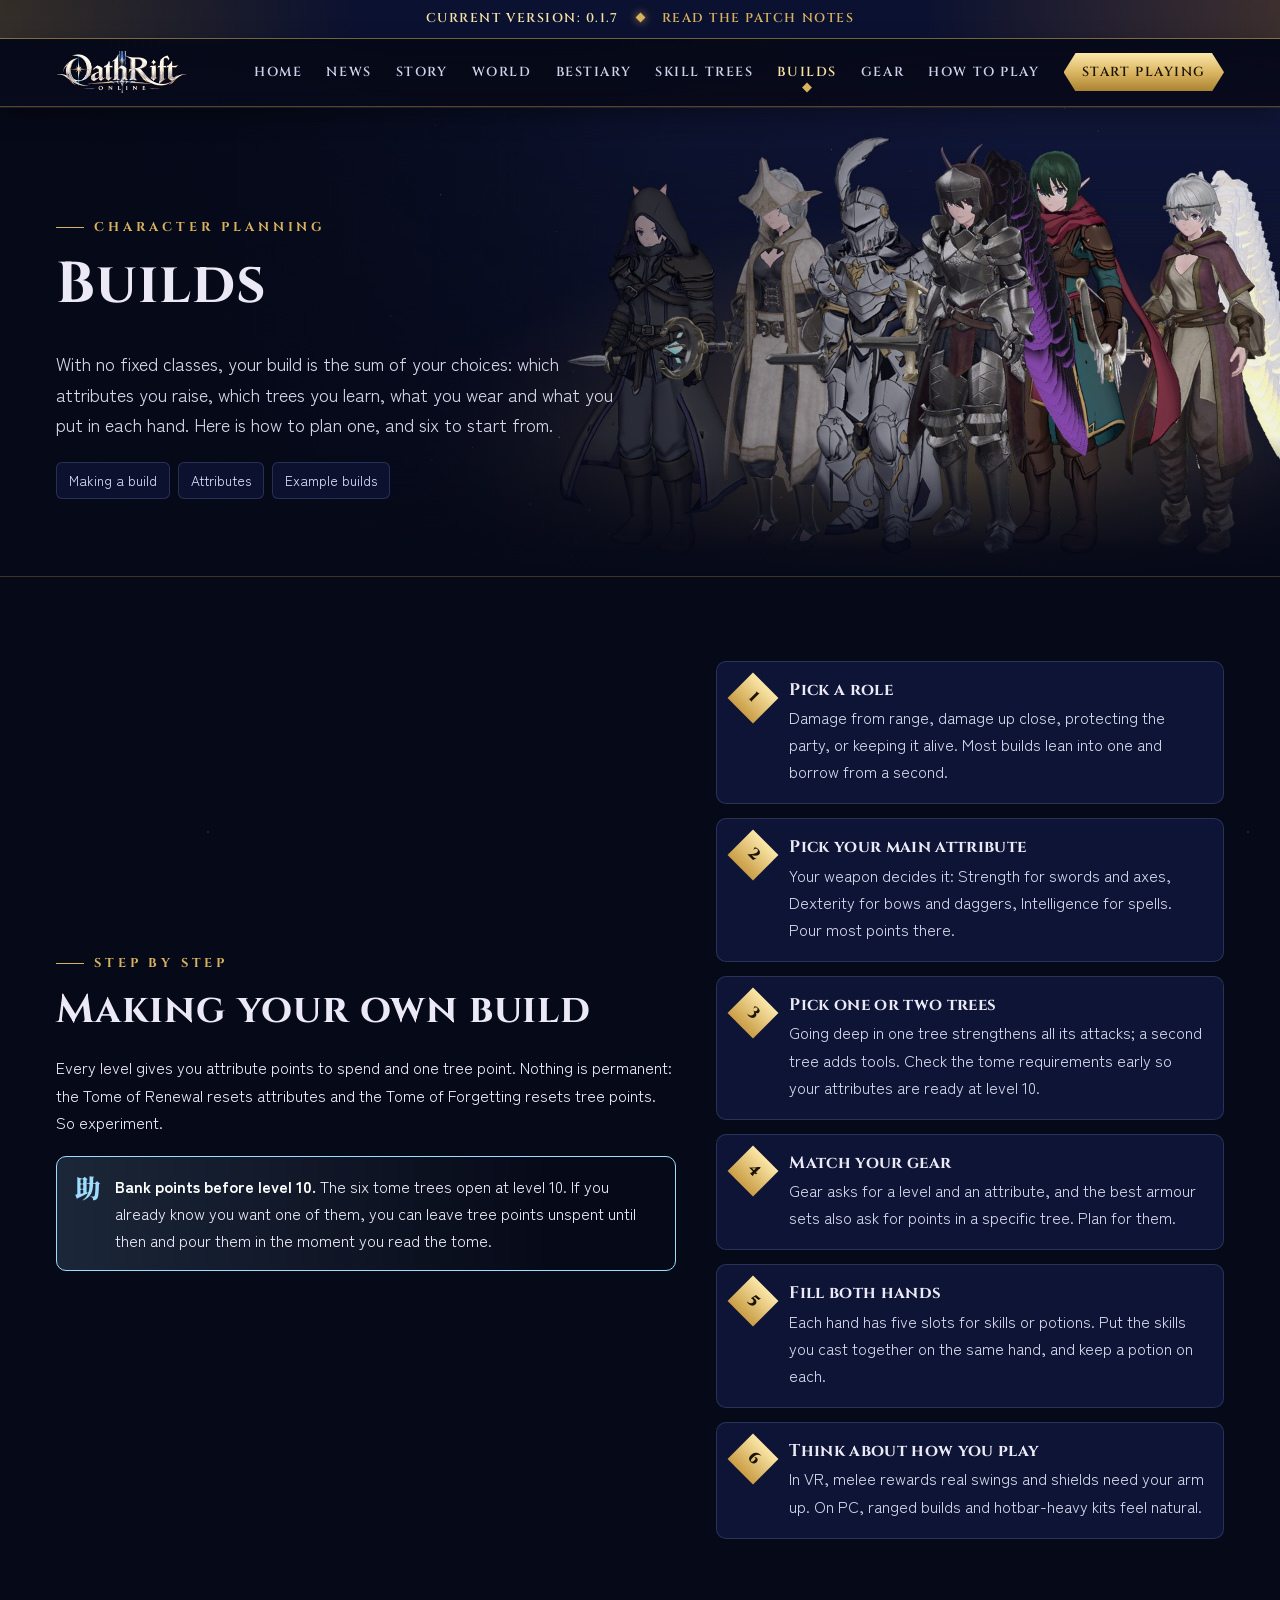
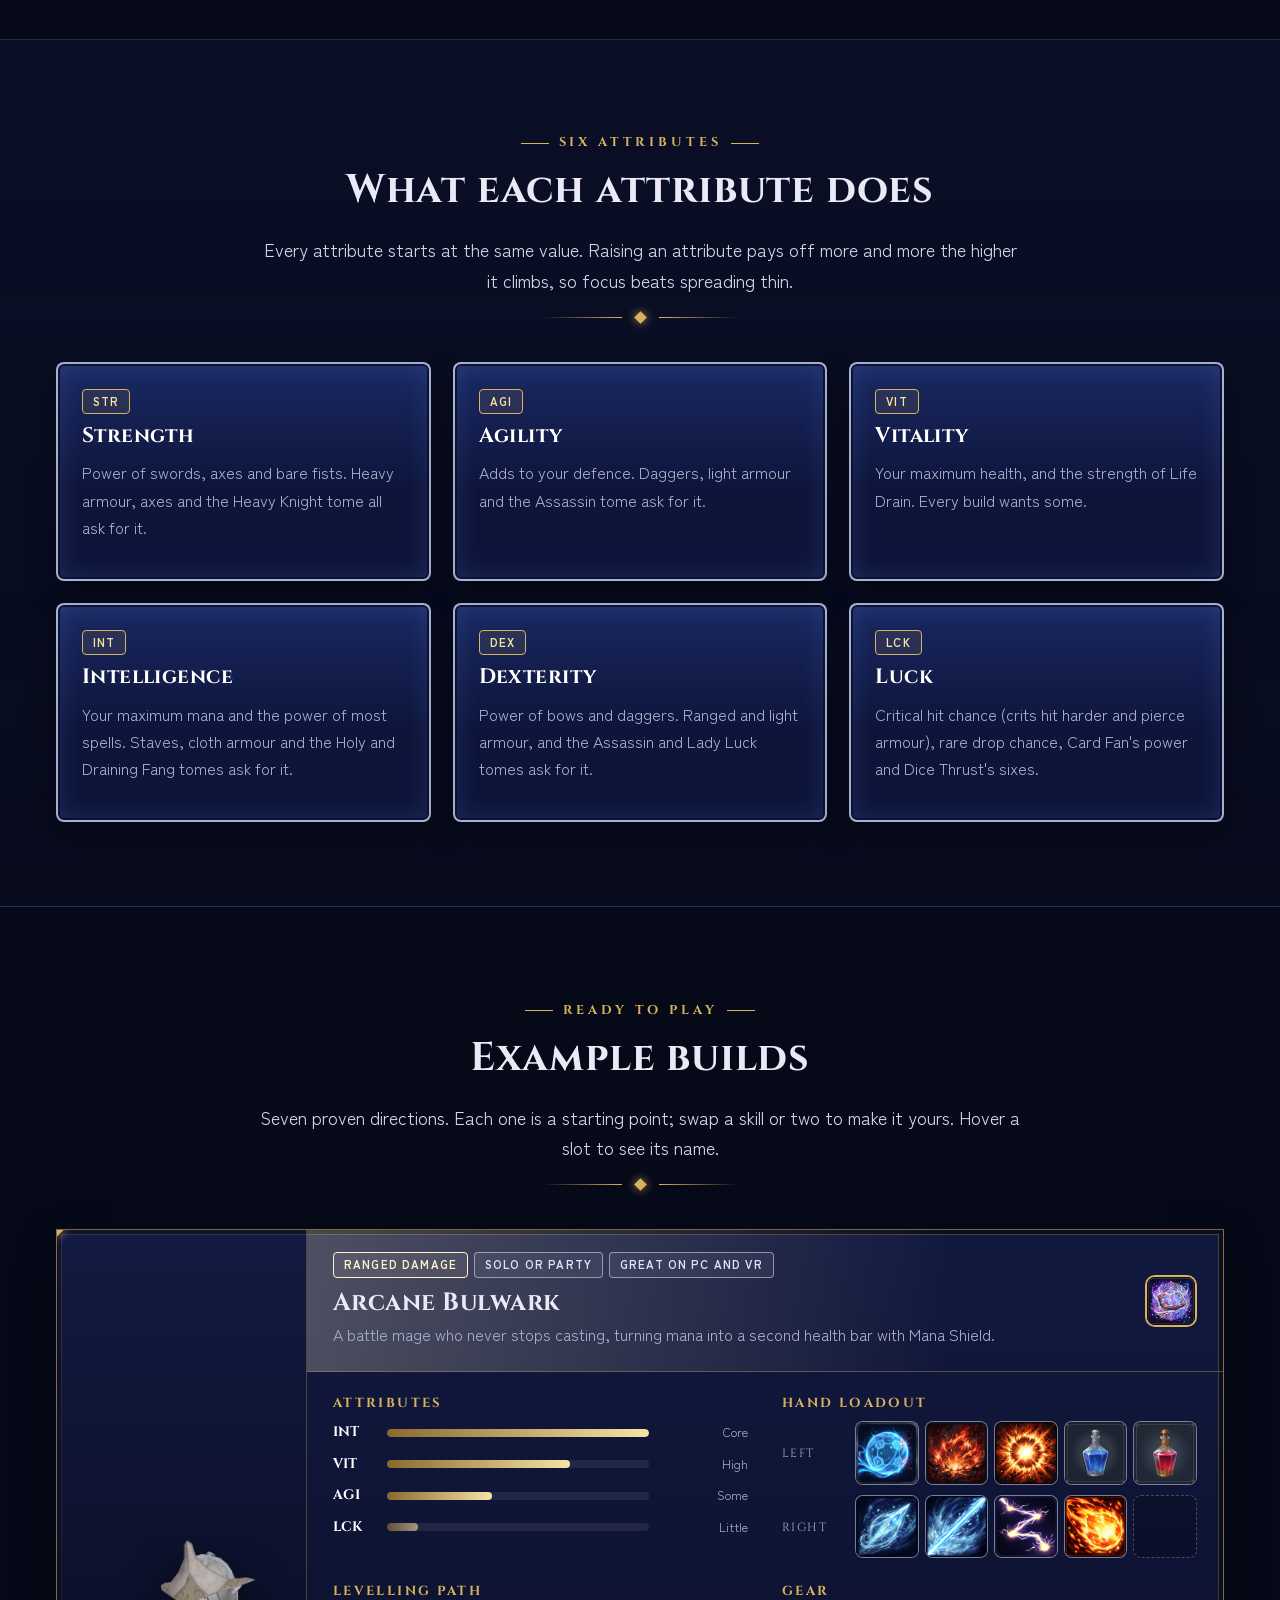
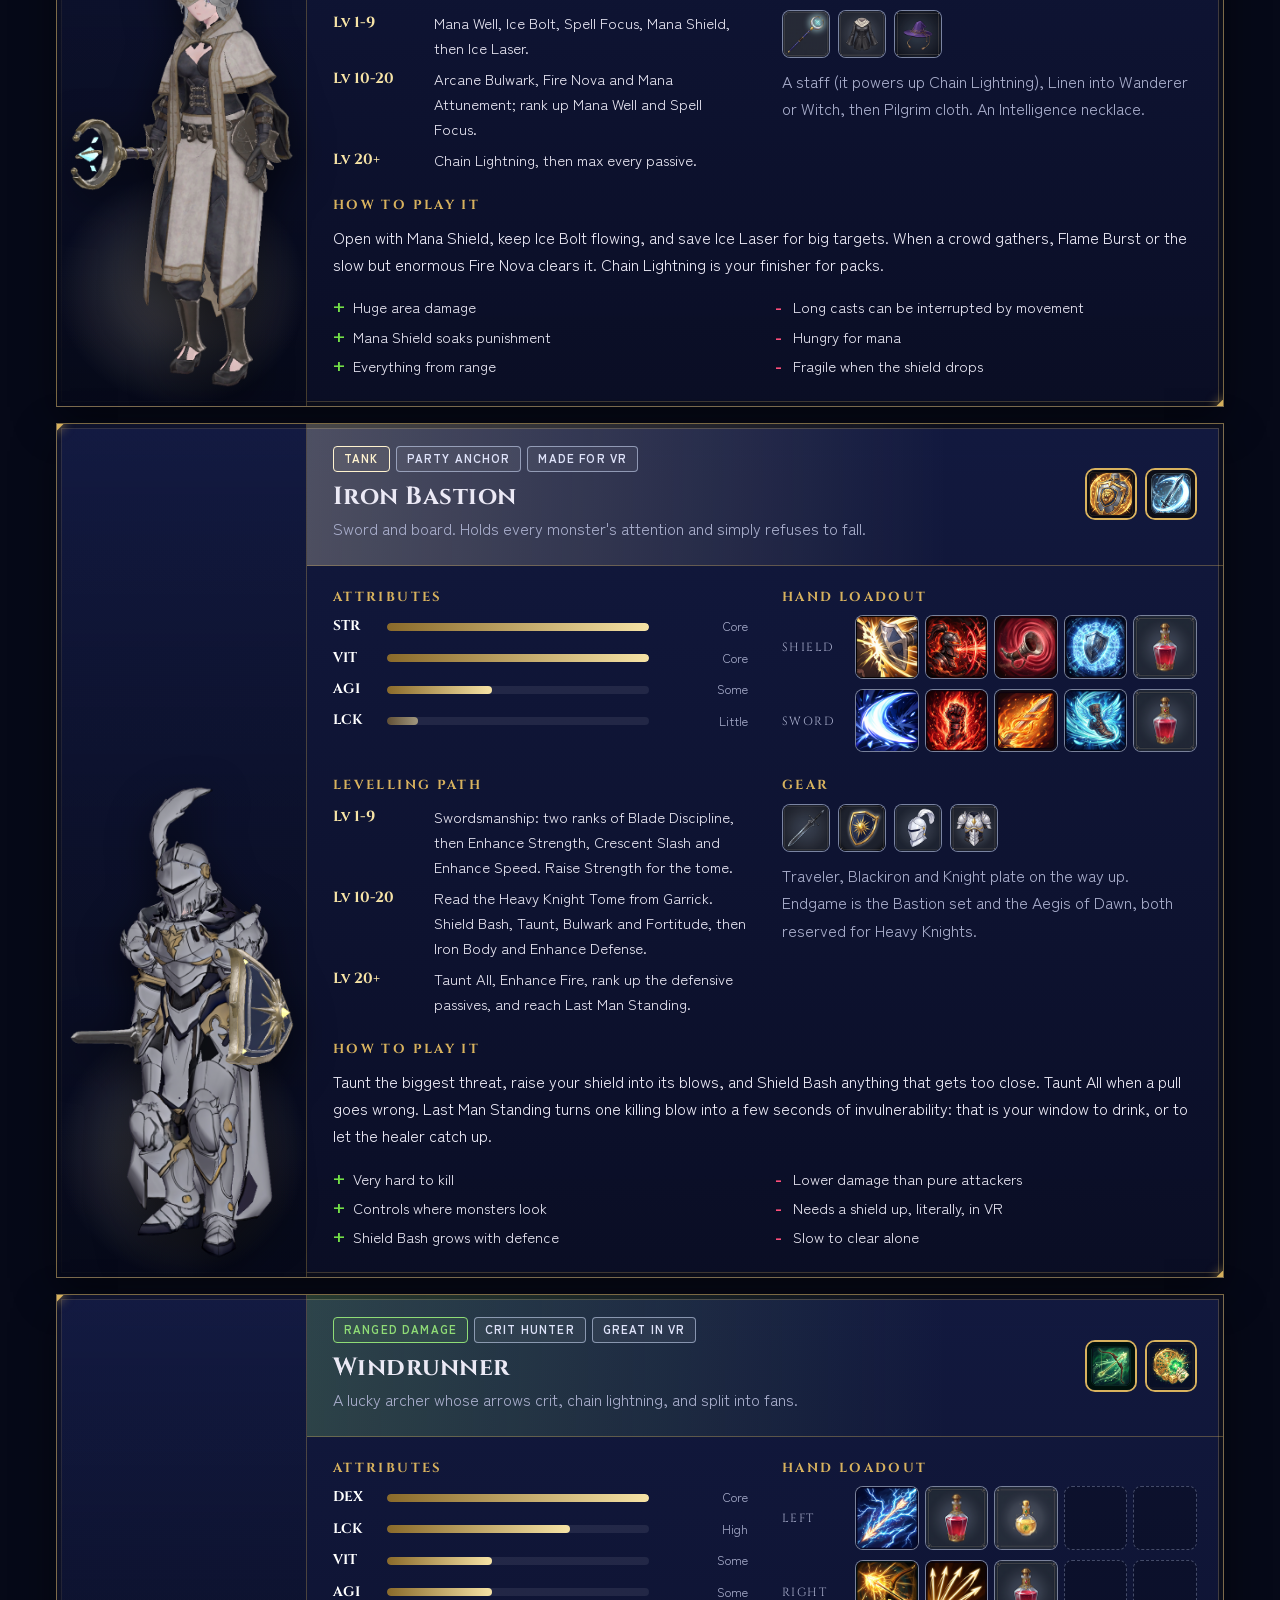
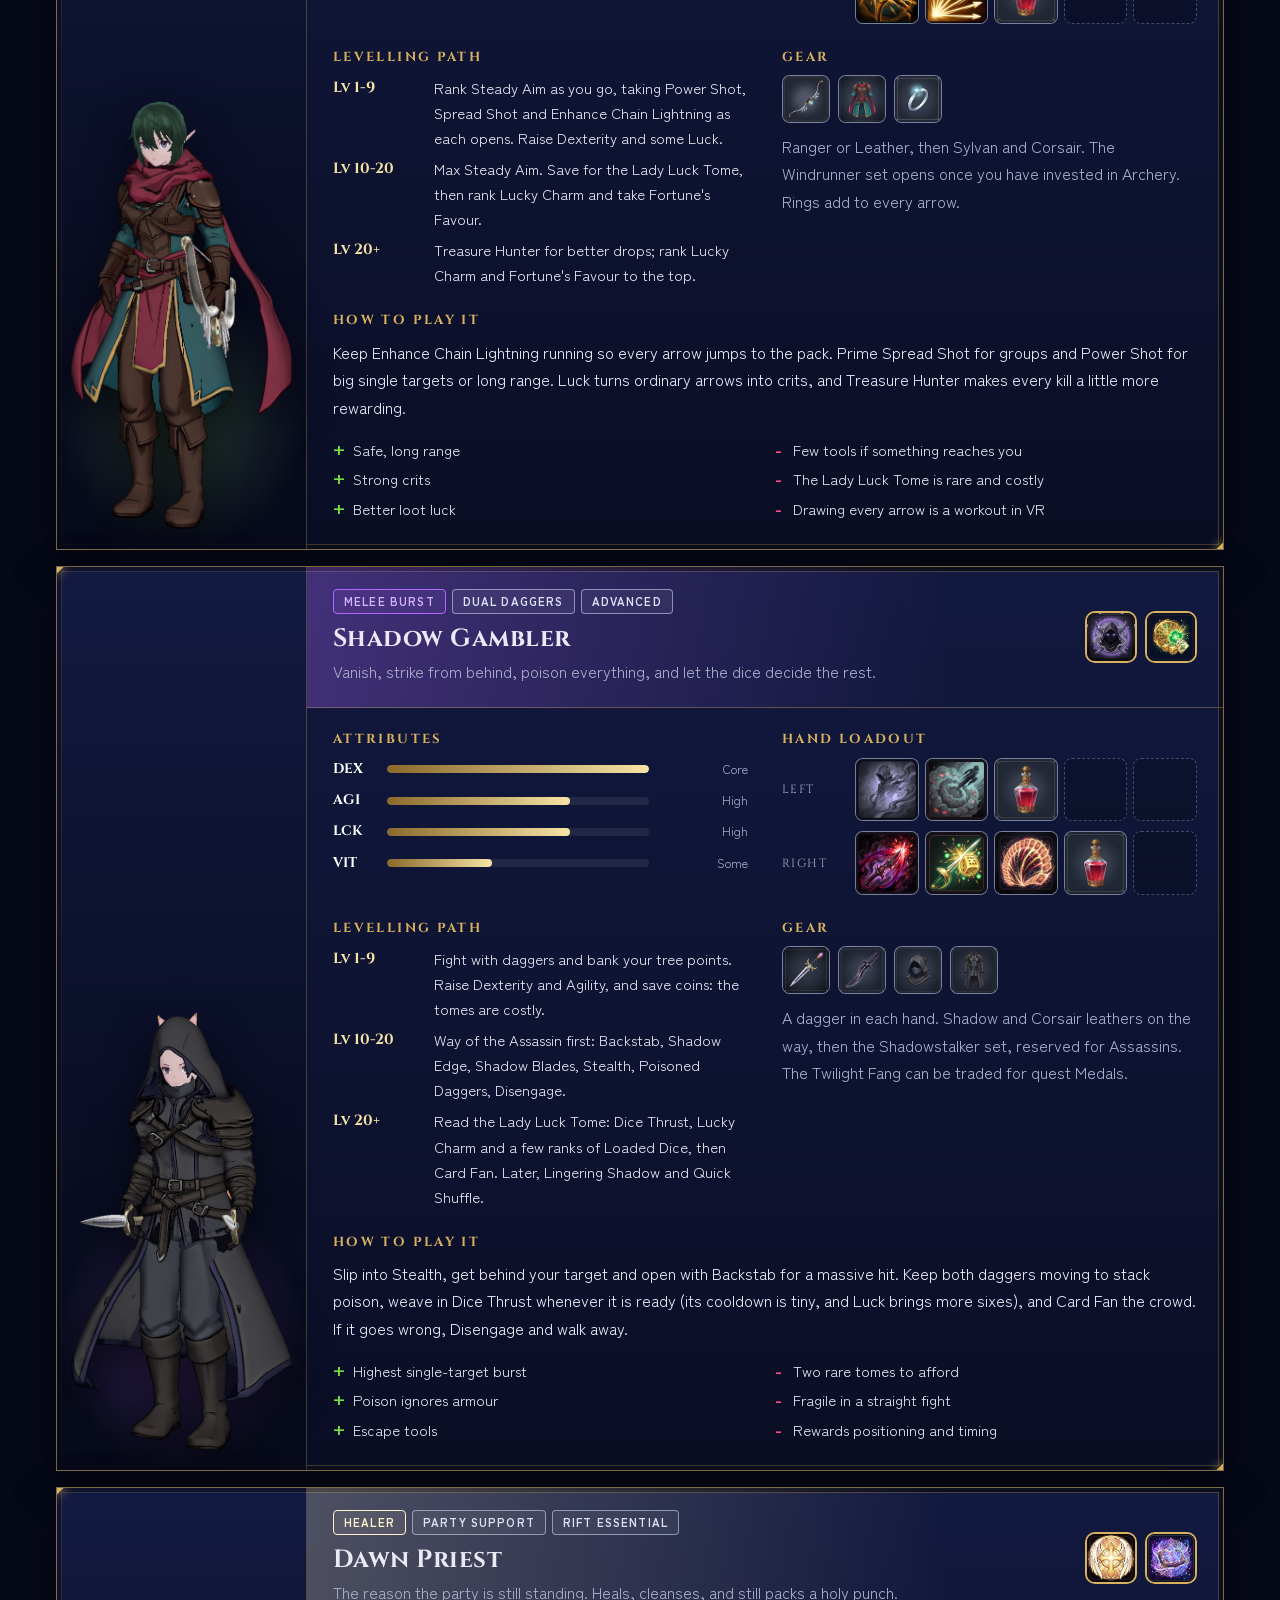
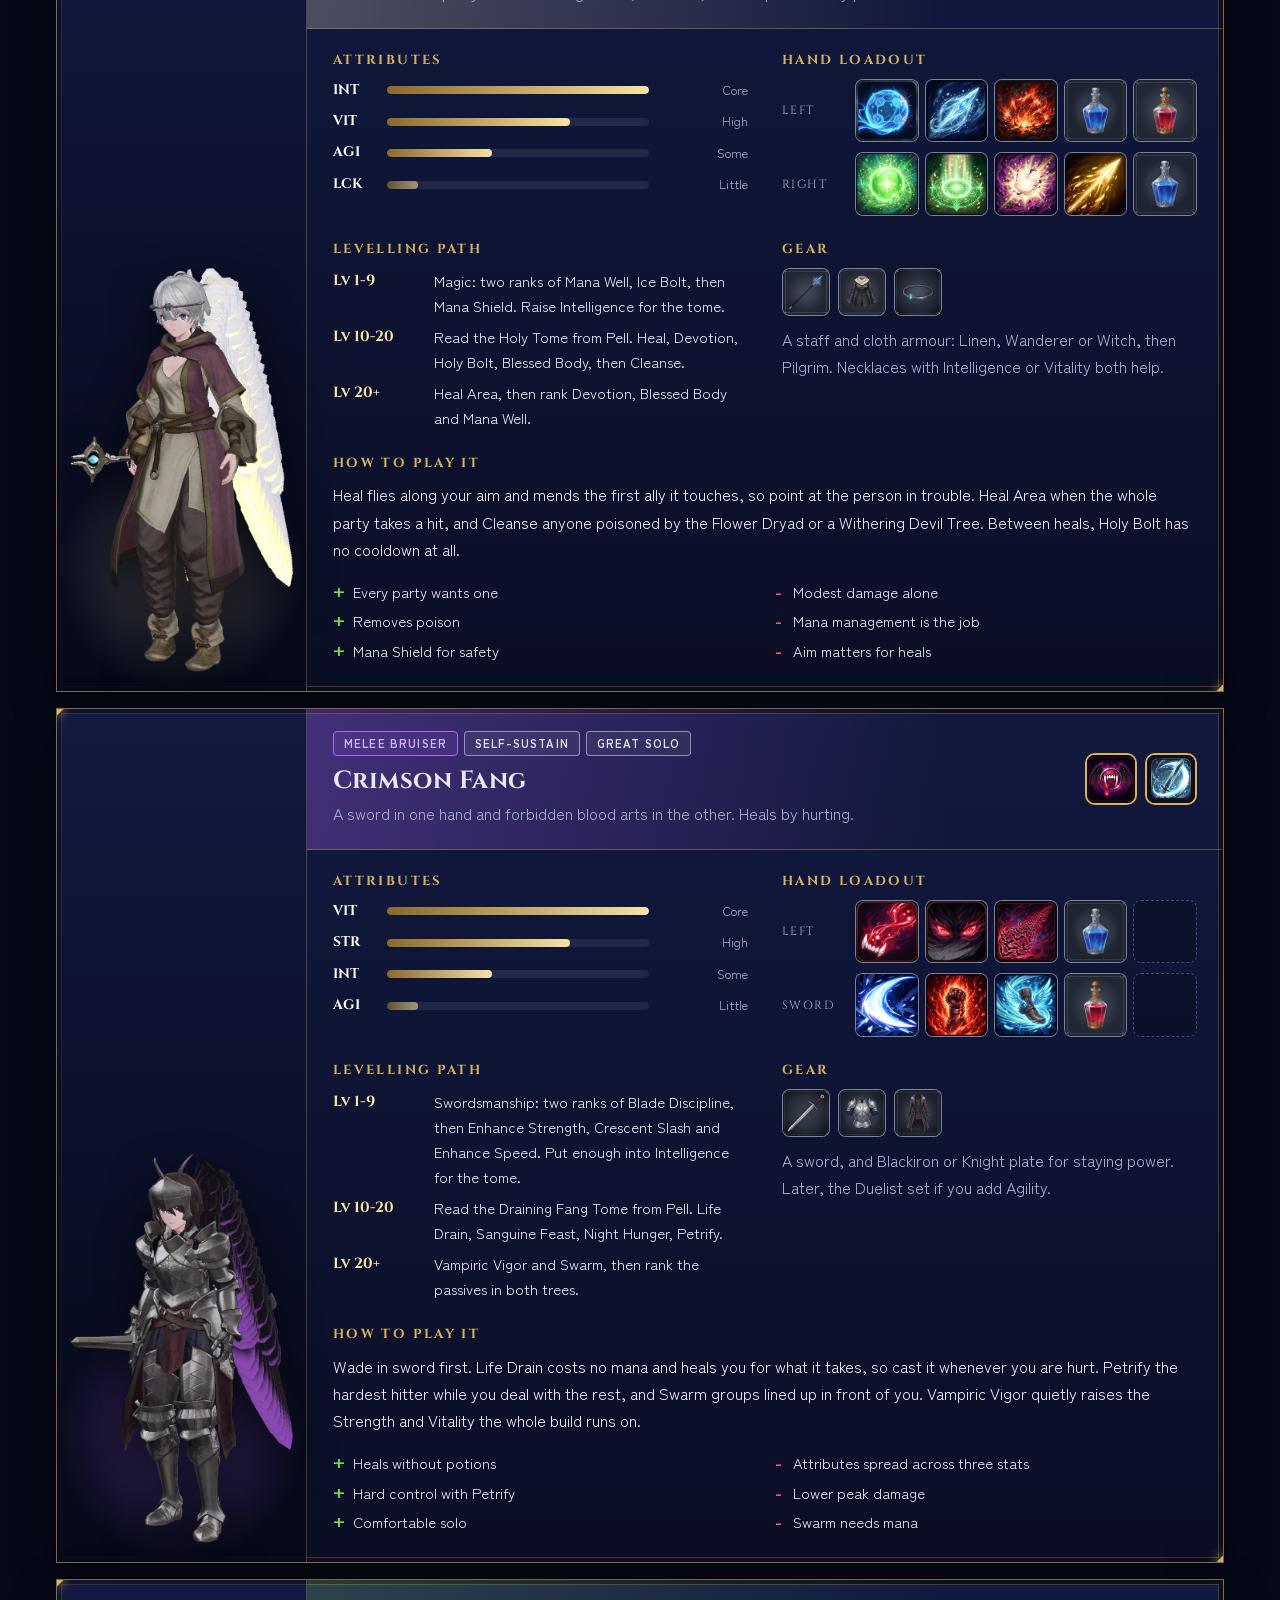
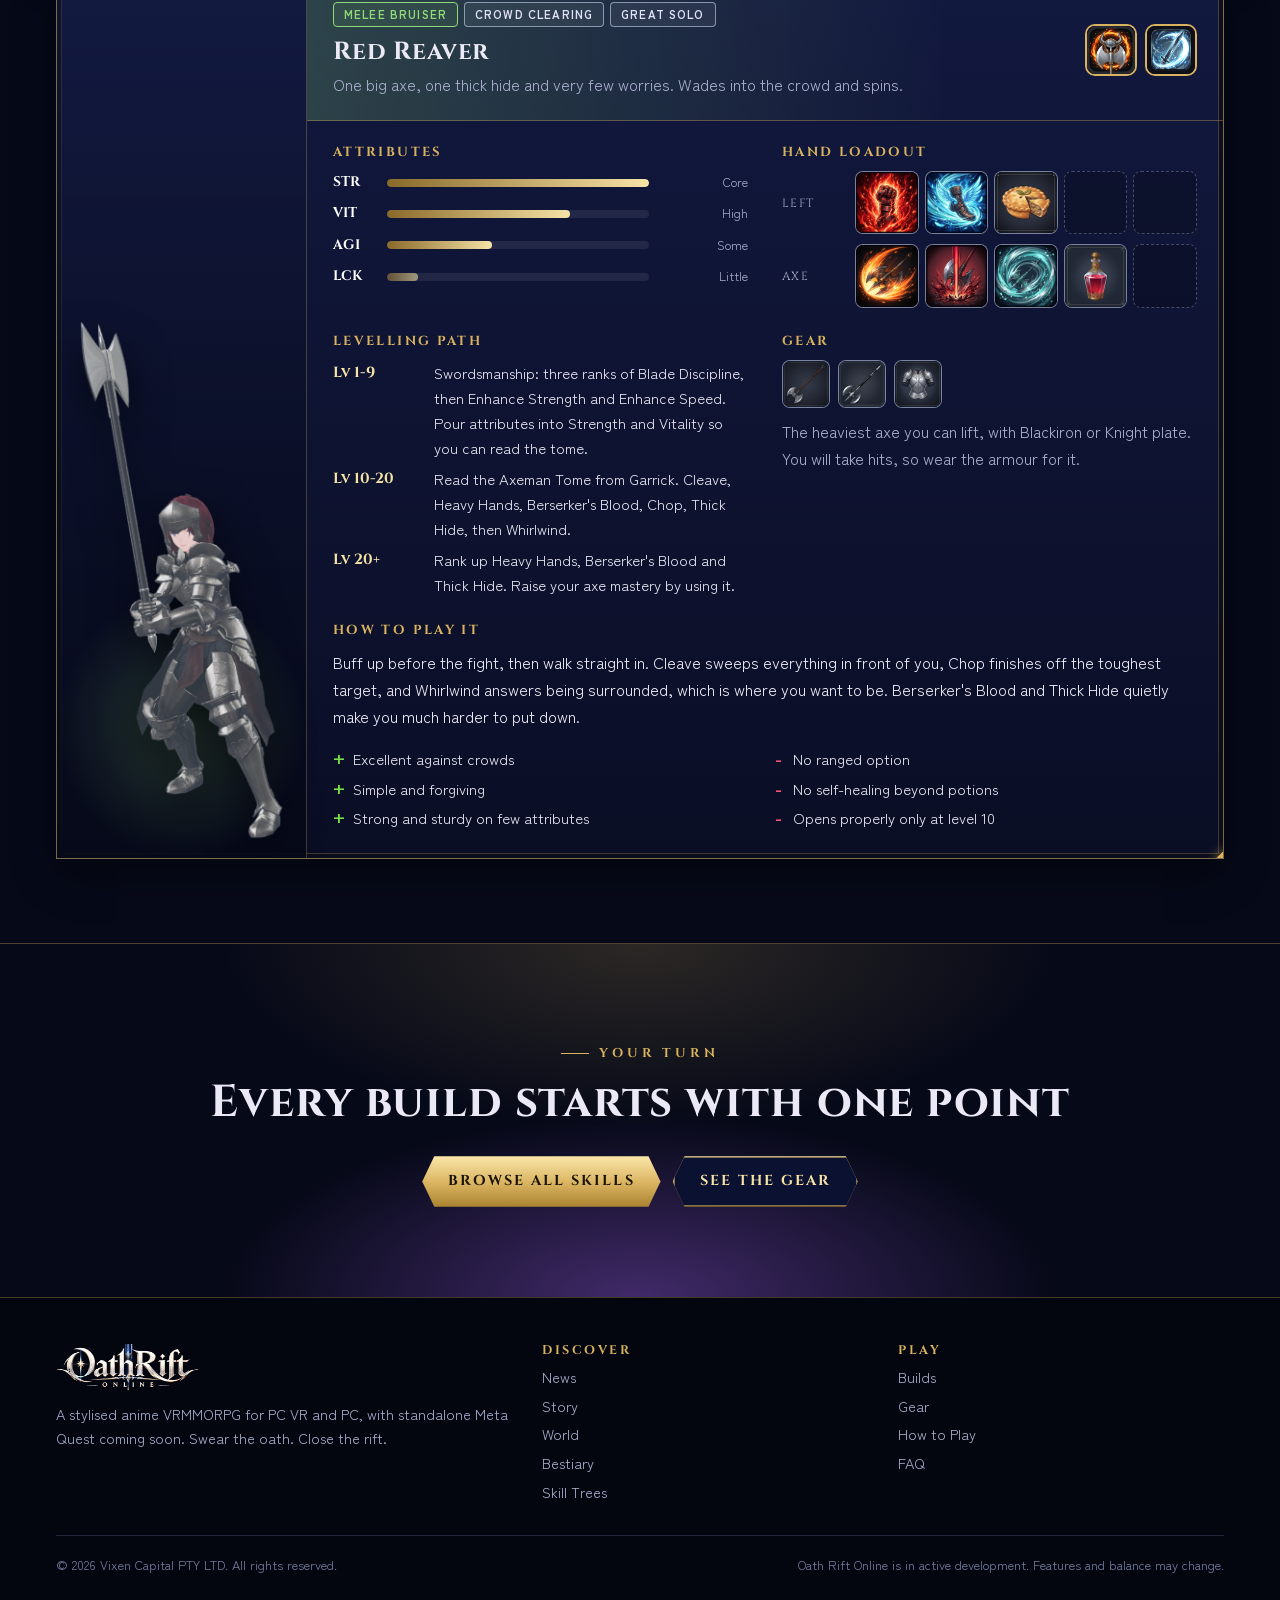
<file: builds.html>
<!doctype html>
<html lang="en">
<head>
<meta charset="utf-8">
<meta name="viewport" content="width=device-width, initial-scale=1">
<title>Builds | Oath Rift Online</title>
<meta name="description" content="How to create your own build in Oath Rift Online: attributes, skill trees, gear and hand loadouts, with six example builds from mage to assassin.">
<meta property="og:title" content="Builds | Oath Rift Online">
<meta property="og:description" content="How to create your own build in Oath Rift Online: attributes, skill trees, gear and hand loadouts, with six example builds from mage to assassin.">
<meta property="og:image" content="assets/img/brand/splash.jpg">
<link rel="icon" href="assets/img/brand/favicon.png">
<link rel="preconnect" href="https://fonts.googleapis.com">
<link rel="preconnect" href="https://fonts.gstatic.com" crossorigin>
<link rel="stylesheet" href="https://fonts.googleapis.com/css2?family=Cinzel:wght@500;600;700;800&family=Noto+Serif+JP:wght@700;900&family=Zen+Kaku+Gothic+New:wght@400;500;700&display=swap">
<link rel="stylesheet" href="css/site.css">
<script src="js/site.js" defer></script>
</head>
<body>
<a class="skip-link" href="#main">Skip to content</a>
<header class="site-header"><div class="container">
  <a class="brand" href="index.html"><img src="assets/img/brand/wordmark.png" alt="Oath Rift Online" width="520" height="167"></a>
  <button class="nav-toggle" aria-label="Menu" aria-expanded="false" aria-controls="nav"><span></span></button>
  <nav class="nav" id="nav" aria-label="Main">
    <a href="index.html">Home</a>
    <a href="news.html">News</a>
    <a href="story.html">Story</a>
    <a href="world.html">World</a>
    <a href="bestiary.html">Bestiary</a>
    <a href="skills.html">Skill Trees</a>
    <a href="builds.html">Builds</a>
    <a href="gear.html">Gear</a>
    <a href="guide.html">How to Play</a>
    <a class="btn btn-gold btn-sm" href="guide.html#start">Start Playing</a>
  </nav>
</div></header>

<main id="main">
  <section class="page-hero" data-realm="normal">
    <div class="bg banner" style="background-image: url('assets/img/banners/builds.jpg');"></div>
    <span class="kanji" aria-hidden="true">構成</span>
    <div class="container">
      <p class="eyebrow">Character planning</p>
      <h1>Builds</h1>
      <p class="lead">With no fixed classes, your build is the sum of your choices: which attributes you raise, which trees you learn, what you wear and what you put in each hand. Here is how to plan one, and six to start from.</p>
      <div class="toc" style="margin-top: 22px;"><a href="#steps">Making a build</a><a href="#attributes">Attributes</a><a href="#examples">Example builds</a></div>
    </div>
  </section>

  <section class="section" id="steps">
    <div class="container">
      <div class="split">
        <div class="reveal">
          <p class="eyebrow">Step by step</p>
          <h2>Making your own build</h2>
          <p>Every level gives you attribute points to spend and one tree point. Nothing is permanent: the Tome of Renewal resets attributes and the Tome of Forgetting resets tree points. So experiment.</p>
          <div class="callout celestial" style="margin-top: 20px;">
            <span class="mark">助</span>
            <div><p><strong>Bank points before level 10.</strong> The six tome trees open at level 10. If you already know you want one of them, you can leave tree points unspent until then and pour them in the moment you read the tome.</p></div>
          </div>
        </div>
        <ol class="steps reveal">
          <li><h4>Pick a role</h4><p>Damage from range, damage up close, protecting the party, or keeping it alive. Most builds lean into one and borrow from a second.</p></li>
          <li><h4>Pick your main attribute</h4><p>Your weapon decides it: Strength for swords and axes, Dexterity for bows and daggers, Intelligence for spells. Pour most points there.</p></li>
          <li><h4>Pick one or two trees</h4><p>Going deep in one tree strengthens all its attacks; a second tree adds tools. Check the tome requirements early so your attributes are ready at level 10.</p></li>
          <li><h4>Match your gear</h4><p>Gear asks for a level and an attribute, and the best armour sets also ask for points in a specific tree. Plan for them.</p></li>
          <li><h4>Fill both hands</h4><p>Each hand has five slots for skills or potions. Put the skills you cast together on the same hand, and keep a potion on each.</p></li>
          <li><h4>Think about how you play</h4><p>In VR, melee rewards real swings and shields need your arm up. On PC, ranged builds and hotbar-heavy kits feel natural.</p></li>
        </ol>
      </div>
    </div>
  </section>

  <section class="section section-alt" id="attributes">
    <div class="container">
      <div class="section-head center reveal">
        <p class="eyebrow">Six attributes</p>
        <h2>What each attribute does</h2>
        <p class="lead">Every attribute starts at the same value. Raising an attribute pays off more and more the higher it climbs, so focus beats spreading thin.</p>
        <div class="divider"><span></span></div>
      </div>
      <div class="grid grid-3">
        <div class="window reveal"><span class="badge gold">STR</span><h3 style="margin-top: 10px;">Strength</h3><p class="muted">Power of swords, axes and bare fists. Heavy armour, axes and the Heavy Knight tome all ask for it.</p></div>
        <div class="window reveal"><span class="badge gold">AGI</span><h3 style="margin-top: 10px;">Agility</h3><p class="muted">Adds to your defence. Daggers, light armour and the Assassin tome ask for it.</p></div>
        <div class="window reveal"><span class="badge gold">VIT</span><h3 style="margin-top: 10px;">Vitality</h3><p class="muted">Your maximum health, and the strength of Life Drain. Every build wants some.</p></div>
        <div class="window reveal"><span class="badge gold">INT</span><h3 style="margin-top: 10px;">Intelligence</h3><p class="muted">Your maximum mana and the power of most spells. Staves, cloth armour and the Holy and Draining Fang tomes ask for it.</p></div>
        <div class="window reveal"><span class="badge gold">DEX</span><h3 style="margin-top: 10px;">Dexterity</h3><p class="muted">Power of bows and daggers. Ranged and light armour, and the Assassin and Lady Luck tomes ask for it.</p></div>
        <div class="window reveal"><span class="badge gold">LCK</span><h3 style="margin-top: 10px;">Luck</h3><p class="muted">Critical hit chance (crits hit harder and pierce armour), rare drop chance, Card Fan's power and Dice Thrust's sixes.</p></div>
      </div>
    </div>
  </section>

  <section class="section" id="examples">
    <div class="container">
      <div class="section-head center reveal">
        <p class="eyebrow">Ready to play</p>
        <h2>Example builds</h2>
        <p class="lead">Seven proven directions. Each one is a starting point; swap a skill or two to make it yours. Hover a slot to see its name.</p>
        <div class="divider"><span></span></div>
      </div>
      <div class="stack">

        <article class="frame build reveal" data-realm="celestial">
          <figure class="build-figure"><img src="assets/img/builds/arcane-bulwark.png" alt="Arcane Bulwark build, in game" loading="lazy"></figure>
          <div class="build-main">
          <div class="build-head">
            <div>
              <div class="badges"><span class="badge celestial">Ranged damage</span><span class="badge">Solo or party</span><span class="badge">Great on PC and VR</span></div>
              <h3>Arcane Bulwark</h3>
              <p class="muted" style="margin: 0;">A battle mage who never stops casting, turning mana into a second health bar with Mana Shield.</p>
            </div>
            <div class="trees"><img src="assets/img/icons/trees/MagicTree.png" alt="Magic" title="Magic"></div>
          </div>
          <div class="build-body">
            <div>
              <h4>Attributes</h4>
              <div class="attr-bars">
                <div class="attr" data-p="core"><b>INT</b><span class="bar"><span></span></span><em>Core</em></div>
                <div class="attr" data-p="high"><b>VIT</b><span class="bar"><span></span></span><em>High</em></div>
                <div class="attr" data-p="some"><b>AGI</b><span class="bar"><span></span></span><em>Some</em></div>
                <div class="attr" data-p="low"><b>LCK</b><span class="bar"><span></span></span><em>Little</em></div>
              </div>
            </div>
            <div>
              <h4>Hand loadout</h4>
              <div class="loadout">
                <div class="hand"><span>Left</span>
                  <div class="slot" title="Mana Shield"><img src="assets/img/icons/skills/ManaShield.png" alt="Mana Shield"></div>
                  <div class="slot" title="Flame Burst"><img src="assets/img/icons/skills/FlameBurst.png" alt="Flame Burst"></div>
                  <div class="slot" title="Fire Nova"><img src="assets/img/icons/skills/FireNova.png" alt="Fire Nova"></div>
                  <div class="slot" title="Mana potion"><img src="assets/img/icons/items/LargeManaPotion.png" alt="Mana potion"></div>
                  <div class="slot" title="Health potion"><img src="assets/img/icons/items/LargeHealthPotion.png" alt="Health potion"></div>
                </div>
                <div class="hand"><span>Right</span>
                  <div class="slot" title="Ice Bolt"><img src="assets/img/icons/skills/IceBolt.png" alt="Ice Bolt"></div>
                  <div class="slot" title="Ice Laser"><img src="assets/img/icons/skills/IceLaser.png" alt="Ice Laser"></div>
                  <div class="slot" title="Chain Lightning"><img src="assets/img/icons/skills/ChainLightning.png" alt="Chain Lightning"></div>
                  <div class="slot" title="Fireball"><img src="assets/img/icons/skills/Fireball.png" alt="Fireball"></div>
                  <div class="slot empty" title="Free slot"></div>
                </div>
              </div>
            </div>
            <div>
              <h4>Levelling path</h4>
              <ul class="path">
                <li><b>Lv 1-9</b><span>Mana Well, Ice Bolt, Spell Focus, Mana Shield, then Ice Laser.</span></li>
                <li><b>Lv 10-20</b><span>Arcane Bulwark, Fire Nova and Mana Attunement; rank up Mana Well and Spell Focus.</span></li>
                <li><b>Lv 20+</b><span>Chain Lightning, then max every passive.</span></li>
              </ul>
            </div>
            <div>
              <h4>Gear</h4>
              <div class="gear-icons">
                <img src="assets/img/icons/items/StarcallerStaff.png" alt="Starcaller Staff" title="Starcaller Staff">
                <img src="assets/img/icons/items/PilgrimTunic.png" alt="Pilgrim armour" title="Pilgrim armour">
                <img src="assets/img/icons/items/WitchCap.png" alt="Witch armour" title="Witch armour">
              </div>
              <p class="muted" style="margin: 0;">A staff (it powers up Chain Lightning), Linen into Wanderer or Witch, then Pilgrim cloth. An Intelligence necklace.</p>
            </div>
            <div class="full">
              <h4>How to play it</h4>
              <p>Open with Mana Shield, keep Ice Bolt flowing, and save Ice Laser for big targets. When a crowd gathers, Flame Burst or the slow but enormous Fire Nova clears it. Chain Lightning is your finisher for packs.</p>
              <div class="pros-cons">
                <ul class="pro"><li>Huge area damage</li><li>Mana Shield soaks punishment</li><li>Everything from range</li></ul>
                <ul class="con"><li>Long casts can be interrupted by movement</li><li>Hungry for mana</li><li>Fragile when the shield drops</li></ul>
              </div>
            </div>
          </div>
          </div>
        </article>

        <article class="frame build reveal" data-realm="celestial">
          <figure class="build-figure"><img src="assets/img/builds/iron-bastion.png" alt="Iron Bastion build, in game" loading="lazy"></figure>
          <div class="build-main">
          <div class="build-head">
            <div>
              <div class="badges"><span class="badge celestial">Tank</span><span class="badge">Party anchor</span><span class="badge">Made for VR</span></div>
              <h3>Iron Bastion</h3>
              <p class="muted" style="margin: 0;">Sword and board. Holds every monster's attention and simply refuses to fall.</p>
            </div>
            <div class="trees"><img src="assets/img/icons/trees/HeavyKnightTree.png" alt="Heavy Knight" title="Heavy Knight"><img src="assets/img/icons/trees/SwordsmanshipTree.png" alt="Swordsmanship" title="Swordsmanship"></div>
          </div>
          <div class="build-body">
            <div>
              <h4>Attributes</h4>
              <div class="attr-bars">
                <div class="attr" data-p="core"><b>STR</b><span class="bar"><span></span></span><em>Core</em></div>
                <div class="attr" data-p="core"><b>VIT</b><span class="bar"><span></span></span><em>Core</em></div>
                <div class="attr" data-p="some"><b>AGI</b><span class="bar"><span></span></span><em>Some</em></div>
                <div class="attr" data-p="low"><b>LCK</b><span class="bar"><span></span></span><em>Little</em></div>
              </div>
            </div>
            <div>
              <h4>Hand loadout</h4>
              <div class="loadout">
                <div class="hand"><span>Shield</span>
                  <div class="slot" title="Shield Bash"><img src="assets/img/icons/skills/ShieldBash.png" alt="Shield Bash"></div>
                  <div class="slot" title="Taunt"><img src="assets/img/icons/skills/Taunt.png" alt="Taunt"></div>
                  <div class="slot" title="Taunt All"><img src="assets/img/icons/skills/TauntAll.png" alt="Taunt All"></div>
                  <div class="slot" title="Enhance Defense"><img src="assets/img/icons/skills/EnhanceDefense.png" alt="Enhance Defense"></div>
                  <div class="slot" title="Health potion"><img src="assets/img/icons/items/LargeHealthPotion.png" alt="Health potion"></div>
                </div>
                <div class="hand"><span>Sword</span>
                  <div class="slot" title="Crescent Slash"><img src="assets/img/icons/skills/CrescentSlash.png" alt="Crescent Slash"></div>
                  <div class="slot" title="Enhance Strength"><img src="assets/img/icons/skills/EnhanceStrength.png" alt="Enhance Strength"></div>
                  <div class="slot" title="Enhance Fire"><img src="assets/img/icons/skills/EnhanceFire.png" alt="Enhance Fire"></div>
                  <div class="slot" title="Enhance Speed"><img src="assets/img/icons/skills/EnhanceSpeed.png" alt="Enhance Speed"></div>
                  <div class="slot" title="Health potion"><img src="assets/img/icons/items/LargeHealthPotion.png" alt="Health potion"></div>
                </div>
              </div>
            </div>
            <div>
              <h4>Levelling path</h4>
              <ul class="path">
                <li><b>Lv 1-9</b><span>Swordsmanship: two ranks of Blade Discipline, then Enhance Strength, Crescent Slash and Enhance Speed. Raise Strength for the tome.</span></li>
                <li><b>Lv 10-20</b><span>Read the Heavy Knight Tome from Garrick. Shield Bash, Taunt, Bulwark and Fortitude, then Iron Body and Enhance Defense.</span></li>
                <li><b>Lv 20+</b><span>Taunt All, Enhance Fire, rank up the defensive passives, and reach Last Man Standing.</span></li>
              </ul>
            </div>
            <div>
              <h4>Gear</h4>
              <div class="gear-icons">
                <img src="assets/img/icons/items/KnightsBlade.png" alt="Knight's Blade" title="Knight's Blade">
                <img src="assets/img/icons/items/AegisOfDawn.png" alt="Aegis of Dawn" title="Aegis of Dawn">
                <img src="assets/img/icons/items/BastionHelm.png" alt="Bastion armour" title="Bastion Helm">
                <img src="assets/img/icons/items/BastionCuirass.png" alt="Bastion armour" title="Bastion Cuirass">
              </div>
              <p class="muted" style="margin: 0;">Traveler, Blackiron and Knight plate on the way up. Endgame is the Bastion set and the Aegis of Dawn, both reserved for Heavy Knights.</p>
            </div>
            <div class="full">
              <h4>How to play it</h4>
              <p>Taunt the biggest threat, raise your shield into its blows, and Shield Bash anything that gets too close. Taunt All when a pull goes wrong. Last Man Standing turns one killing blow into a few seconds of invulnerability: that is your window to drink, or to let the healer catch up.</p>
              <div class="pros-cons">
                <ul class="pro"><li>Very hard to kill</li><li>Controls where monsters look</li><li>Shield Bash grows with defence</li></ul>
                <ul class="con"><li>Lower damage than pure attackers</li><li>Needs a shield up, literally, in VR</li><li>Slow to clear alone</li></ul>
              </div>
            </div>
          </div>
          </div>
        </article>

        <article class="frame build reveal" data-realm="normal">
          <figure class="build-figure"><img src="assets/img/builds/windrunner.png" alt="Windrunner build, in game" loading="lazy"></figure>
          <div class="build-main">
          <div class="build-head">
            <div>
              <div class="badges"><span class="badge normal">Ranged damage</span><span class="badge">Crit hunter</span><span class="badge">Great in VR</span></div>
              <h3>Windrunner</h3>
              <p class="muted" style="margin: 0;">A lucky archer whose arrows crit, chain lightning, and split into fans.</p>
            </div>
            <div class="trees"><img src="assets/img/icons/trees/ArcheryTree.png" alt="Archery" title="Archery"><img src="assets/img/icons/trees/LadyLuckTree.png" alt="Lady Luck" title="Lady Luck"></div>
          </div>
          <div class="build-body">
            <div>
              <h4>Attributes</h4>
              <div class="attr-bars">
                <div class="attr" data-p="core"><b>DEX</b><span class="bar"><span></span></span><em>Core</em></div>
                <div class="attr" data-p="high"><b>LCK</b><span class="bar"><span></span></span><em>High</em></div>
                <div class="attr" data-p="some"><b>VIT</b><span class="bar"><span></span></span><em>Some</em></div>
                <div class="attr" data-p="some"><b>AGI</b><span class="bar"><span></span></span><em>Some</em></div>
              </div>
            </div>
            <div>
              <h4>Hand loadout</h4>
              <div class="loadout">
                <div class="hand"><span>Left</span>
                  <div class="slot" title="Enhance Chain Lightning"><img src="assets/img/icons/skills/EnhanceChainLightning.png" alt="Enhance Chain Lightning"></div>
                  <div class="slot" title="Health potion"><img src="assets/img/icons/items/LargeHealthPotion.png" alt="Health potion"></div>
                  <div class="slot" title="Fortune Elixir"><img src="assets/img/icons/items/FortuneElixir.png" alt="Fortune Elixir"></div>
                  <div class="slot empty" title="Free slot"></div>
                  <div class="slot empty" title="Free slot"></div>
                </div>
                <div class="hand"><span>Right</span>
                  <div class="slot" title="Power Shot"><img src="assets/img/icons/skills/PowerShot.png" alt="Power Shot"></div>
                  <div class="slot" title="Spread Shot"><img src="assets/img/icons/skills/SpreadShot.png" alt="Spread Shot"></div>
                  <div class="slot" title="Health potion"><img src="assets/img/icons/items/LargeHealthPotion.png" alt="Health potion"></div>
                  <div class="slot empty" title="Free slot"></div>
                  <div class="slot empty" title="Free slot"></div>
                </div>
              </div>
            </div>
            <div>
              <h4>Levelling path</h4>
              <ul class="path">
                <li><b>Lv 1-9</b><span>Rank Steady Aim as you go, taking Power Shot, Spread Shot and Enhance Chain Lightning as each opens. Raise Dexterity and some Luck.</span></li>
                <li><b>Lv 10-20</b><span>Max Steady Aim. Save for the Lady Luck Tome, then rank Lucky Charm and take Fortune's Favour.</span></li>
                <li><b>Lv 20+</b><span>Treasure Hunter for better drops; rank Lucky Charm and Fortune's Favour to the top.</span></li>
              </ul>
            </div>
            <div>
              <h4>Gear</h4>
              <div class="gear-icons">
                <img src="assets/img/icons/items/MoonfeatherBow.png" alt="Moonfeather Bow" title="Moonfeather Bow">
                <img src="assets/img/icons/items/WindrunnerCoat.png" alt="Windrunner armour" title="Windrunner Coat">
                <img src="assets/img/icons/items/StarlitRing.png" alt="Starlit Ring" title="Starlit Ring">
              </div>
              <p class="muted" style="margin: 0;">Ranger or Leather, then Sylvan and Corsair. The Windrunner set opens once you have invested in Archery. Rings add to every arrow.</p>
            </div>
            <div class="full">
              <h4>How to play it</h4>
              <p>Keep Enhance Chain Lightning running so every arrow jumps to the pack. Prime Spread Shot for groups and Power Shot for big single targets or long range. Luck turns ordinary arrows into crits, and Treasure Hunter makes every kill a little more rewarding.</p>
              <div class="pros-cons">
                <ul class="pro"><li>Safe, long range</li><li>Strong crits</li><li>Better loot luck</li></ul>
                <ul class="con"><li>Few tools if something reaches you</li><li>The Lady Luck Tome is rare and costly</li><li>Drawing every arrow is a workout in VR</li></ul>
              </div>
            </div>
          </div>
          </div>
        </article>

        <article class="frame build reveal" data-realm="demon">
          <figure class="build-figure"><img src="assets/img/builds/shadow-gambler.png" alt="Shadow Gambler build, in game" loading="lazy"></figure>
          <div class="build-main">
          <div class="build-head">
            <div>
              <div class="badges"><span class="badge demon">Melee burst</span><span class="badge">Dual daggers</span><span class="badge">Advanced</span></div>
              <h3>Shadow Gambler</h3>
              <p class="muted" style="margin: 0;">Vanish, strike from behind, poison everything, and let the dice decide the rest.</p>
            </div>
            <div class="trees"><img src="assets/img/icons/trees/AssassinTree.png" alt="Way of the Assassin" title="Way of the Assassin"><img src="assets/img/icons/trees/LadyLuckTree.png" alt="Lady Luck" title="Lady Luck"></div>
          </div>
          <div class="build-body">
            <div>
              <h4>Attributes</h4>
              <div class="attr-bars">
                <div class="attr" data-p="core"><b>DEX</b><span class="bar"><span></span></span><em>Core</em></div>
                <div class="attr" data-p="high"><b>AGI</b><span class="bar"><span></span></span><em>High</em></div>
                <div class="attr" data-p="high"><b>LCK</b><span class="bar"><span></span></span><em>High</em></div>
                <div class="attr" data-p="some"><b>VIT</b><span class="bar"><span></span></span><em>Some</em></div>
              </div>
            </div>
            <div>
              <h4>Hand loadout</h4>
              <div class="loadout">
                <div class="hand"><span>Left</span>
                  <div class="slot" title="Stealth"><img src="assets/img/icons/skills/Stealth.png" alt="Stealth"></div>
                  <div class="slot" title="Disengage"><img src="assets/img/icons/skills/Disengage.png" alt="Disengage"></div>
                  <div class="slot" title="Health potion"><img src="assets/img/icons/items/LargeHealthPotion.png" alt="Health potion"></div>
                  <div class="slot empty" title="Free slot"></div>
                  <div class="slot empty" title="Free slot"></div>
                </div>
                <div class="hand"><span>Right</span>
                  <div class="slot" title="Backstab"><img src="assets/img/icons/skills/Backstab.png" alt="Backstab"></div>
                  <div class="slot" title="Dice Thrust"><img src="assets/img/icons/skills/DiceThrust.png" alt="Dice Thrust"></div>
                  <div class="slot" title="Card Fan"><img src="assets/img/icons/skills/CardFan.png" alt="Card Fan"></div>
                  <div class="slot" title="Health potion"><img src="assets/img/icons/items/LargeHealthPotion.png" alt="Health potion"></div>
                  <div class="slot empty" title="Free slot"></div>
                </div>
              </div>
            </div>
            <div>
              <h4>Levelling path</h4>
              <ul class="path">
                <li><b>Lv 1-9</b><span>Fight with daggers and bank your tree points. Raise Dexterity and Agility, and save coins: the tomes are costly.</span></li>
                <li><b>Lv 10-20</b><span>Way of the Assassin first: Backstab, Shadow Edge, Shadow Blades, Stealth, Poisoned Daggers, Disengage.</span></li>
                <li><b>Lv 20+</b><span>Read the Lady Luck Tome: Dice Thrust, Lucky Charm and a few ranks of Loaded Dice, then Card Fan. Later, Lingering Shadow and Quick Shuffle.</span></li>
              </ul>
            </div>
            <div>
              <h4>Gear</h4>
              <div class="gear-icons">
                <img src="assets/img/icons/items/TwilightFang.png" alt="Twilight Fang" title="Twilight Fang">
                <img src="assets/img/icons/items/Shadowfang.png" alt="Shadowfang" title="Shadowfang">
                <img src="assets/img/icons/items/ShadowstalkerHood.png" alt="Shadowstalker armour" title="Shadowstalker Hood">
                <img src="assets/img/icons/items/ShadowstalkerCoat.png" alt="Shadowstalker armour" title="Shadowstalker Coat">
              </div>
              <p class="muted" style="margin: 0;">A dagger in each hand. Shadow and Corsair leathers on the way, then the Shadowstalker set, reserved for Assassins. The Twilight Fang can be traded for quest Medals.</p>
            </div>
            <div class="full">
              <h4>How to play it</h4>
              <p>Slip into Stealth, get behind your target and open with Backstab for a massive hit. Keep both daggers moving to stack poison, weave in Dice Thrust whenever it is ready (its cooldown is tiny, and Luck brings more sixes), and Card Fan the crowd. If it goes wrong, Disengage and walk away.</p>
              <div class="pros-cons">
                <ul class="pro"><li>Highest single-target burst</li><li>Poison ignores armour</li><li>Escape tools</li></ul>
                <ul class="con"><li>Two rare tomes to afford</li><li>Fragile in a straight fight</li><li>Rewards positioning and timing</li></ul>
              </div>
            </div>
          </div>
          </div>
        </article>

        <article class="frame build reveal" data-realm="celestial">
          <figure class="build-figure"><img src="assets/img/builds/dawn-priest.png" alt="Dawn Priest build, in game" loading="lazy"></figure>
          <div class="build-main">
          <div class="build-head">
            <div>
              <div class="badges"><span class="badge celestial">Healer</span><span class="badge">Party support</span><span class="badge">Rift essential</span></div>
              <h3>Dawn Priest</h3>
              <p class="muted" style="margin: 0;">The reason the party is still standing. Heals, cleanses, and still packs a holy punch.</p>
            </div>
            <div class="trees"><img src="assets/img/icons/trees/HolyTree.png" alt="Holy" title="Holy"><img src="assets/img/icons/trees/MagicTree.png" alt="Magic" title="Magic"></div>
          </div>
          <div class="build-body">
            <div>
              <h4>Attributes</h4>
              <div class="attr-bars">
                <div class="attr" data-p="core"><b>INT</b><span class="bar"><span></span></span><em>Core</em></div>
                <div class="attr" data-p="high"><b>VIT</b><span class="bar"><span></span></span><em>High</em></div>
                <div class="attr" data-p="some"><b>AGI</b><span class="bar"><span></span></span><em>Some</em></div>
                <div class="attr" data-p="low"><b>LCK</b><span class="bar"><span></span></span><em>Little</em></div>
              </div>
            </div>
            <div>
              <h4>Hand loadout</h4>
              <div class="loadout">
                <div class="hand"><span>Left</span>
                  <div class="slot" title="Mana Shield"><img src="assets/img/icons/skills/ManaShield.png" alt="Mana Shield"></div>
                  <div class="slot" title="Ice Bolt"><img src="assets/img/icons/skills/IceBolt.png" alt="Ice Bolt"></div>
                  <div class="slot" title="Flame Burst"><img src="assets/img/icons/skills/FlameBurst.png" alt="Flame Burst"></div>
                  <div class="slot" title="Mana potion"><img src="assets/img/icons/items/LargeManaPotion.png" alt="Mana potion"></div>
                  <div class="slot" title="Health potion"><img src="assets/img/icons/items/LargeHealthPotion.png" alt="Health potion"></div>
                </div>
                <div class="hand"><span>Right</span>
                  <div class="slot" title="Heal"><img src="assets/img/icons/skills/Heal.png" alt="Heal"></div>
                  <div class="slot" title="Heal Area"><img src="assets/img/icons/skills/HealArea.png" alt="Heal Area"></div>
                  <div class="slot" title="Cleanse"><img src="assets/img/icons/skills/Cleanse.png" alt="Cleanse"></div>
                  <div class="slot" title="Holy Bolt"><img src="assets/img/icons/skills/HolyBolt.png" alt="Holy Bolt"></div>
                  <div class="slot" title="Mana potion"><img src="assets/img/icons/items/LargeManaPotion.png" alt="Mana potion"></div>
                </div>
              </div>
            </div>
            <div>
              <h4>Levelling path</h4>
              <ul class="path">
                <li><b>Lv 1-9</b><span>Magic: two ranks of Mana Well, Ice Bolt, then Mana Shield. Raise Intelligence for the tome.</span></li>
                <li><b>Lv 10-20</b><span>Read the Holy Tome from Pell. Heal, Devotion, Holy Bolt, Blessed Body, then Cleanse.</span></li>
                <li><b>Lv 20+</b><span>Heal Area, then rank Devotion, Blessed Body and Mana Well.</span></li>
              </ul>
            </div>
            <div>
              <h4>Gear</h4>
              <div class="gear-icons">
                <img src="assets/img/icons/items/SapphireStaff.png" alt="Sapphire Staff" title="Sapphire Staff">
                <img src="assets/img/icons/items/PilgrimTunic.png" alt="Pilgrim armour" title="Pilgrim Tunic">
                <img src="assets/img/icons/items/WandererCap.png" alt="Wanderer armour" title="Wanderer Cap">
              </div>
              <p class="muted" style="margin: 0;">A staff and cloth armour: Linen, Wanderer or Witch, then Pilgrim. Necklaces with Intelligence or Vitality both help.</p>
            </div>
            <div class="full">
              <h4>How to play it</h4>
              <p>Heal flies along your aim and mends the first ally it touches, so point at the person in trouble. Heal Area when the whole party takes a hit, and Cleanse anyone poisoned by the Flower Dryad or a Withering Devil Tree. Between heals, Holy Bolt has no cooldown at all.</p>
              <div class="pros-cons">
                <ul class="pro"><li>Every party wants one</li><li>Removes poison</li><li>Mana Shield for safety</li></ul>
                <ul class="con"><li>Modest damage alone</li><li>Mana management is the job</li><li>Aim matters for heals</li></ul>
              </div>
            </div>
          </div>
          </div>
        </article>

        <article class="frame build reveal" data-realm="demon">
          <figure class="build-figure"><img src="assets/img/builds/crimson-fang.png" alt="Crimson Fang build, in game" loading="lazy"></figure>
          <div class="build-main">
          <div class="build-head">
            <div>
              <div class="badges"><span class="badge demon">Melee bruiser</span><span class="badge">Self-sustain</span><span class="badge">Great solo</span></div>
              <h3>Crimson Fang</h3>
              <p class="muted" style="margin: 0;">A sword in one hand and forbidden blood arts in the other. Heals by hurting.</p>
            </div>
            <div class="trees"><img src="assets/img/icons/trees/DrainingFangTree.png" alt="Draining Fang" title="Draining Fang"><img src="assets/img/icons/trees/SwordsmanshipTree.png" alt="Swordsmanship" title="Swordsmanship"></div>
          </div>
          <div class="build-body">
            <div>
              <h4>Attributes</h4>
              <div class="attr-bars">
                <div class="attr" data-p="core"><b>VIT</b><span class="bar"><span></span></span><em>Core</em></div>
                <div class="attr" data-p="high"><b>STR</b><span class="bar"><span></span></span><em>High</em></div>
                <div class="attr" data-p="some"><b>INT</b><span class="bar"><span></span></span><em>Some</em></div>
                <div class="attr" data-p="low"><b>AGI</b><span class="bar"><span></span></span><em>Little</em></div>
              </div>
            </div>
            <div>
              <h4>Hand loadout</h4>
              <div class="loadout">
                <div class="hand"><span>Left</span>
                  <div class="slot" title="Life Drain"><img src="assets/img/icons/skills/LifeDrain.png" alt="Life Drain"></div>
                  <div class="slot" title="Petrify"><img src="assets/img/icons/skills/Petrify.png" alt="Petrify"></div>
                  <div class="slot" title="Swarm"><img src="assets/img/icons/skills/Swarm.png" alt="Swarm"></div>
                  <div class="slot" title="Mana potion"><img src="assets/img/icons/items/LargeManaPotion.png" alt="Mana potion"></div>
                  <div class="slot empty" title="Free slot"></div>
                </div>
                <div class="hand"><span>Sword</span>
                  <div class="slot" title="Crescent Slash"><img src="assets/img/icons/skills/CrescentSlash.png" alt="Crescent Slash"></div>
                  <div class="slot" title="Enhance Strength"><img src="assets/img/icons/skills/EnhanceStrength.png" alt="Enhance Strength"></div>
                  <div class="slot" title="Enhance Speed"><img src="assets/img/icons/skills/EnhanceSpeed.png" alt="Enhance Speed"></div>
                  <div class="slot" title="Health potion"><img src="assets/img/icons/items/LargeHealthPotion.png" alt="Health potion"></div>
                  <div class="slot empty" title="Free slot"></div>
                </div>
              </div>
            </div>
            <div>
              <h4>Levelling path</h4>
              <ul class="path">
                <li><b>Lv 1-9</b><span>Swordsmanship: two ranks of Blade Discipline, then Enhance Strength, Crescent Slash and Enhance Speed. Put enough into Intelligence for the tome.</span></li>
                <li><b>Lv 10-20</b><span>Read the Draining Fang Tome from Pell. Life Drain, Sanguine Feast, Night Hunger, Petrify.</span></li>
                <li><b>Lv 20+</b><span>Vampiric Vigor and Swarm, then rank the passives in both trees.</span></li>
              </ul>
            </div>
            <div>
              <h4>Gear</h4>
              <div class="gear-icons">
                <img src="assets/img/icons/items/SteelLongsword.png" alt="Steel Longsword" title="Steel Longsword">
                <img src="assets/img/icons/items/KnightCuirass.png" alt="Knight armour" title="Knight Cuirass">
                <img src="assets/img/icons/items/DuelistCoat.png" alt="Duelist armour" title="Duelist Coat">
              </div>
              <p class="muted" style="margin: 0;">A sword, and Blackiron or Knight plate for staying power. Later, the Duelist set if you add Agility.</p>
            </div>
            <div class="full">
              <h4>How to play it</h4>
              <p>Wade in sword first. Life Drain costs no mana and heals you for what it takes, so cast it whenever you are hurt. Petrify the hardest hitter while you deal with the rest, and Swarm groups lined up in front of you. Vampiric Vigor quietly raises the Strength and Vitality the whole build runs on.</p>
              <div class="pros-cons">
                <ul class="pro"><li>Heals without potions</li><li>Hard control with Petrify</li><li>Comfortable solo</li></ul>
                <ul class="con"><li>Attributes spread across three stats</li><li>Lower peak damage</li><li>Swarm needs mana</li></ul>
              </div>
            </div>
          </div>
          </div>
        </article>

        <article class="frame build reveal" id="red-reaver" data-realm="normal">
          <figure class="build-figure"><img src="assets/img/builds/red-reaver.png" alt="Red Reaver build, in game" loading="lazy"></figure>
          <div class="build-main">
          <div class="build-head">
            <div>
              <div class="badges"><span class="badge normal">Melee bruiser</span><span class="badge">Crowd clearing</span><span class="badge">Great solo</span></div>
              <h3>Red Reaver <span class="version-pill" data-version="0.1.6"></span></h3>
              <p class="muted" style="margin: 0;">One big axe, one thick hide and very few worries. Wades into the crowd and spins.</p>
            </div>
            <div class="trees"><img src="assets/img/icons/trees/AxemanTree.png" alt="Axeman" title="Axeman"><img src="assets/img/icons/trees/SwordsmanshipTree.png" alt="Swordsmanship" title="Swordsmanship"></div>
          </div>
          <div class="build-body">
            <div>
              <h4>Attributes</h4>
              <div class="attr-bars">
                <div class="attr" data-p="core"><b>STR</b><span class="bar"><span></span></span><em>Core</em></div>
                <div class="attr" data-p="high"><b>VIT</b><span class="bar"><span></span></span><em>High</em></div>
                <div class="attr" data-p="some"><b>AGI</b><span class="bar"><span></span></span><em>Some</em></div>
                <div class="attr" data-p="low"><b>LCK</b><span class="bar"><span></span></span><em>Little</em></div>
              </div>
            </div>
            <div>
              <h4>Hand loadout</h4>
              <div class="loadout">
                <div class="hand"><span>Left</span>
                  <div class="slot" title="Enhance Strength"><img src="assets/img/icons/skills/EnhanceStrength.png" alt="Enhance Strength"></div>
                  <div class="slot" title="Enhance Speed"><img src="assets/img/icons/skills/EnhanceSpeed.png" alt="Enhance Speed"></div>
                  <div class="slot" title="Food"><img src="assets/img/icons/items/HuntersPie.png" alt="Hunter's Pie"></div>
                  <div class="slot empty" title="Free slot"></div>
                  <div class="slot empty" title="Free slot"></div>
                </div>
                <div class="hand"><span>Axe</span>
                  <div class="slot" title="Cleave"><img src="assets/img/icons/skills/Cleave.png" alt="Cleave"></div>
                  <div class="slot" title="Chop"><img src="assets/img/icons/skills/Chop.png" alt="Chop"></div>
                  <div class="slot" title="Whirlwind"><img src="assets/img/icons/skills/Whirlwind.png" alt="Whirlwind"></div>
                  <div class="slot" title="Health potion"><img src="assets/img/icons/items/LargeHealthPotion.png" alt="Health potion"></div>
                  <div class="slot empty" title="Free slot"></div>
                </div>
              </div>
            </div>
            <div>
              <h4>Levelling path</h4>
              <ul class="path">
                <li><b>Lv 1-9</b><span>Swordsmanship: three ranks of Blade Discipline, then Enhance Strength and Enhance Speed. Pour attributes into Strength and Vitality so you can read the tome.</span></li>
                <li><b>Lv 10-20</b><span>Read the Axeman Tome from Garrick. Cleave, Heavy Hands, Berserker's Blood, Chop, Thick Hide, then Whirlwind.</span></li>
                <li><b>Lv 20+</b><span>Rank up Heavy Hands, Berserker's Blood and Thick Hide. Raise your axe mastery by using it.</span></li>
              </ul>
            </div>
            <div>
              <h4>Gear</h4>
              <div class="gear-icons">
                <img src="assets/img/icons/items/IronGreataxe.png" alt="Iron Greataxe" title="Iron Greataxe">
                <img src="assets/img/icons/items/KnightsGreataxe.png" alt="Knight's Greataxe" title="Knight's Greataxe">
                <img src="assets/img/icons/items/KnightCuirass.png" alt="Knight armour" title="Knight Cuirass">
              </div>
              <p class="muted" style="margin: 0;">The heaviest axe you can lift, with Blackiron or Knight plate. You will take hits, so wear the armour for it.</p>
            </div>
            <div class="full">
              <h4>How to play it</h4>
              <p>Buff up before the fight, then walk straight in. Cleave sweeps everything in front of you, Chop finishes off the toughest target, and Whirlwind answers being surrounded, which is where you want to be. Berserker's Blood and Thick Hide quietly make you much harder to put down.</p>
              <div class="pros-cons">
                <ul class="pro"><li>Excellent against crowds</li><li>Simple and forgiving</li><li>Strong and sturdy on few attributes</li></ul>
                <ul class="con"><li>No ranged option</li><li>No self-healing beyond potions</li><li>Opens properly only at level 10</li></ul>
              </div>
            </div>
          </div>
          </div>
        </article>
      </div>
    </div>
  </section>

  <section class="cta-band">
    <div class="container">
      <p class="eyebrow">Your turn</p>
      <h2>Every build starts with one point</h2>
      <div class="hero-actions" style="justify-content: center;">
        <a class="btn btn-gold" href="skills.html">Browse all skills</a>
        <a class="btn btn-ghost" href="gear.html">See the gear</a>
      </div>
    </div>
  </section>
</main>

<footer class="site-footer"><div class="container">
  <div class="footer-grid">
    <div>
      <img src="assets/img/brand/wordmark.png" alt="Oath Rift Online" width="520" height="167">
      <p>A stylised anime VRMMORPG for PC VR and PC, with standalone Meta Quest coming soon. Swear the oath. Close the rift.</p>
    </div>
    <div>
      <h4>Discover</h4>
      <ul><li><a href="news.html">News</a></li><li><a href="story.html">Story</a></li><li><a href="world.html">World</a></li><li><a href="bestiary.html">Bestiary</a></li><li><a href="skills.html">Skill Trees</a></li></ul>
    </div>
    <div>
      <h4>Play</h4>
      <ul><li><a href="builds.html">Builds</a></li><li><a href="gear.html">Gear</a></li><li><a href="guide.html">How to Play</a></li><li><a href="guide.html#faq">FAQ</a></li></ul>
    </div>
  </div>
  <div class="footer-bottom">
    <span>&copy; 2026 Vixen Capital PTY LTD. All rights reserved.</span>
    <span>Oath Rift Online is in active development. Features and balance may change.</span>
  </div>
</div></footer>
</body>
</html>
</file>
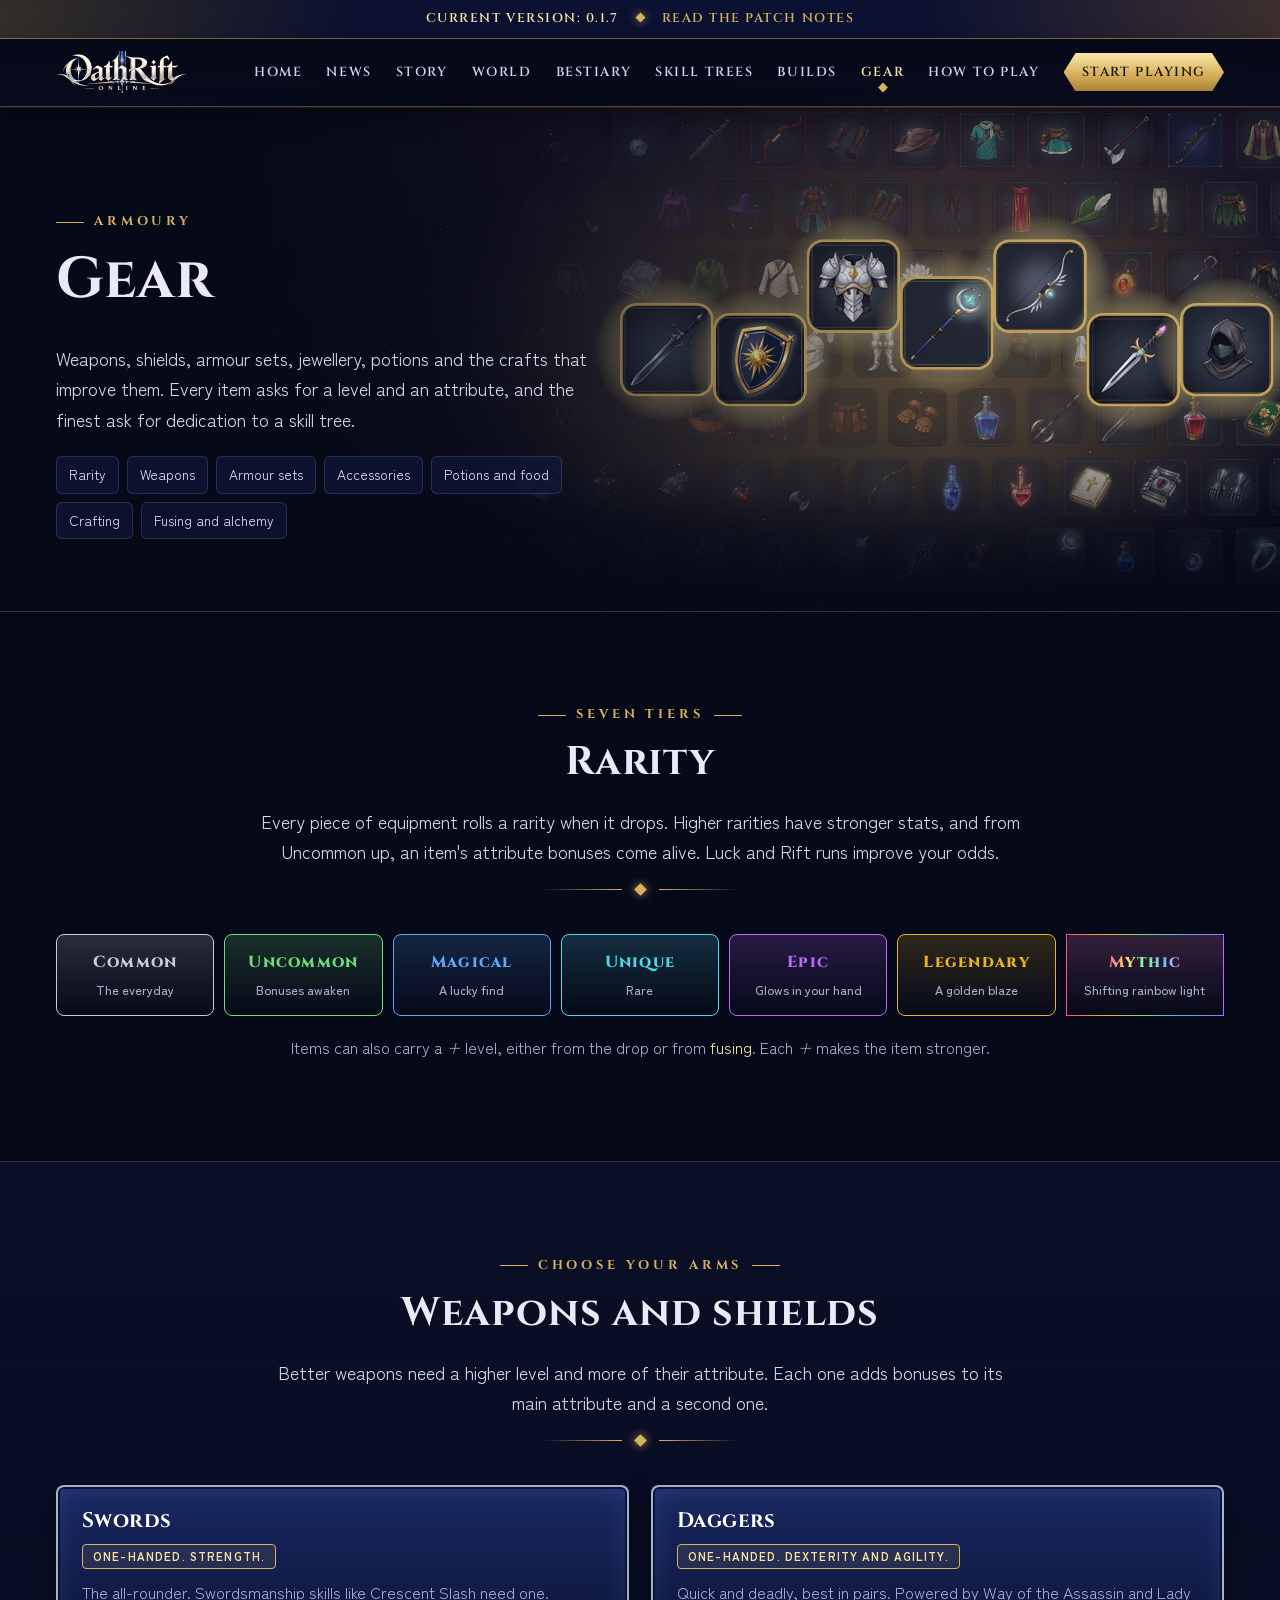
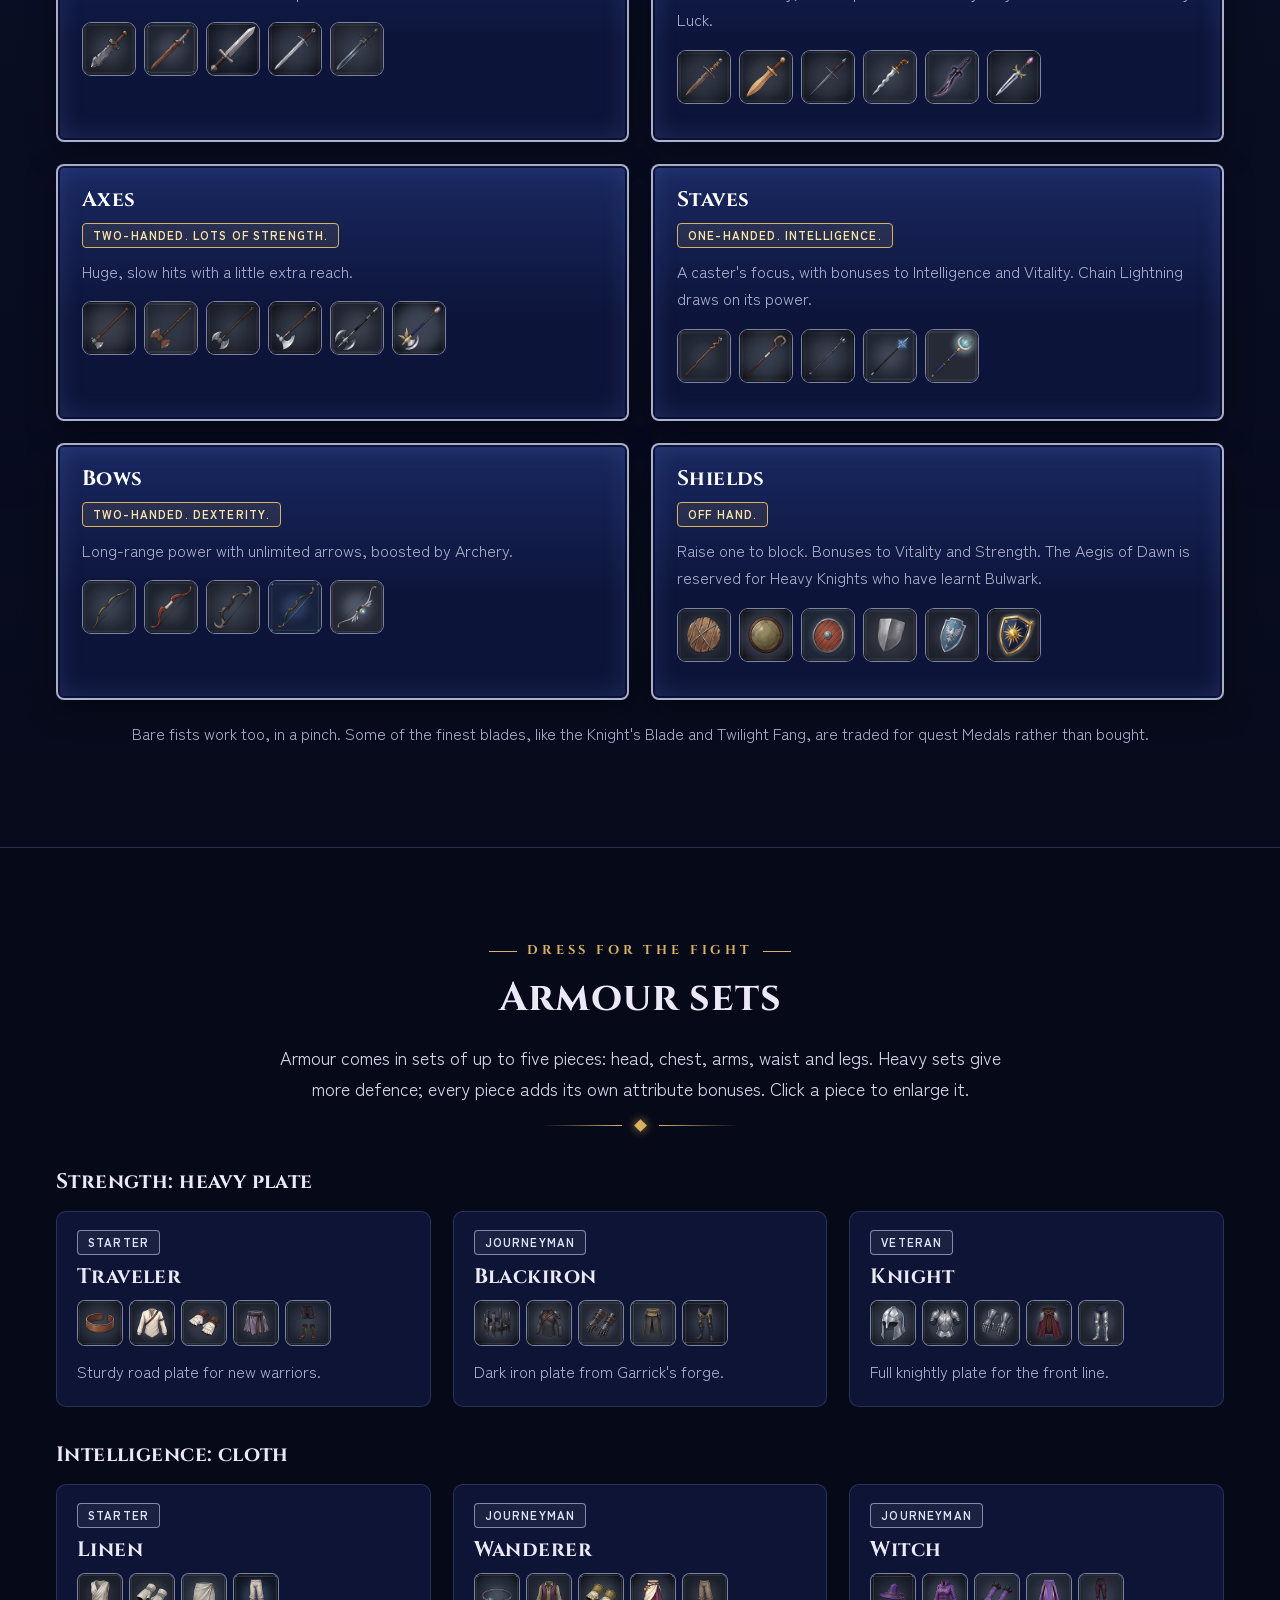
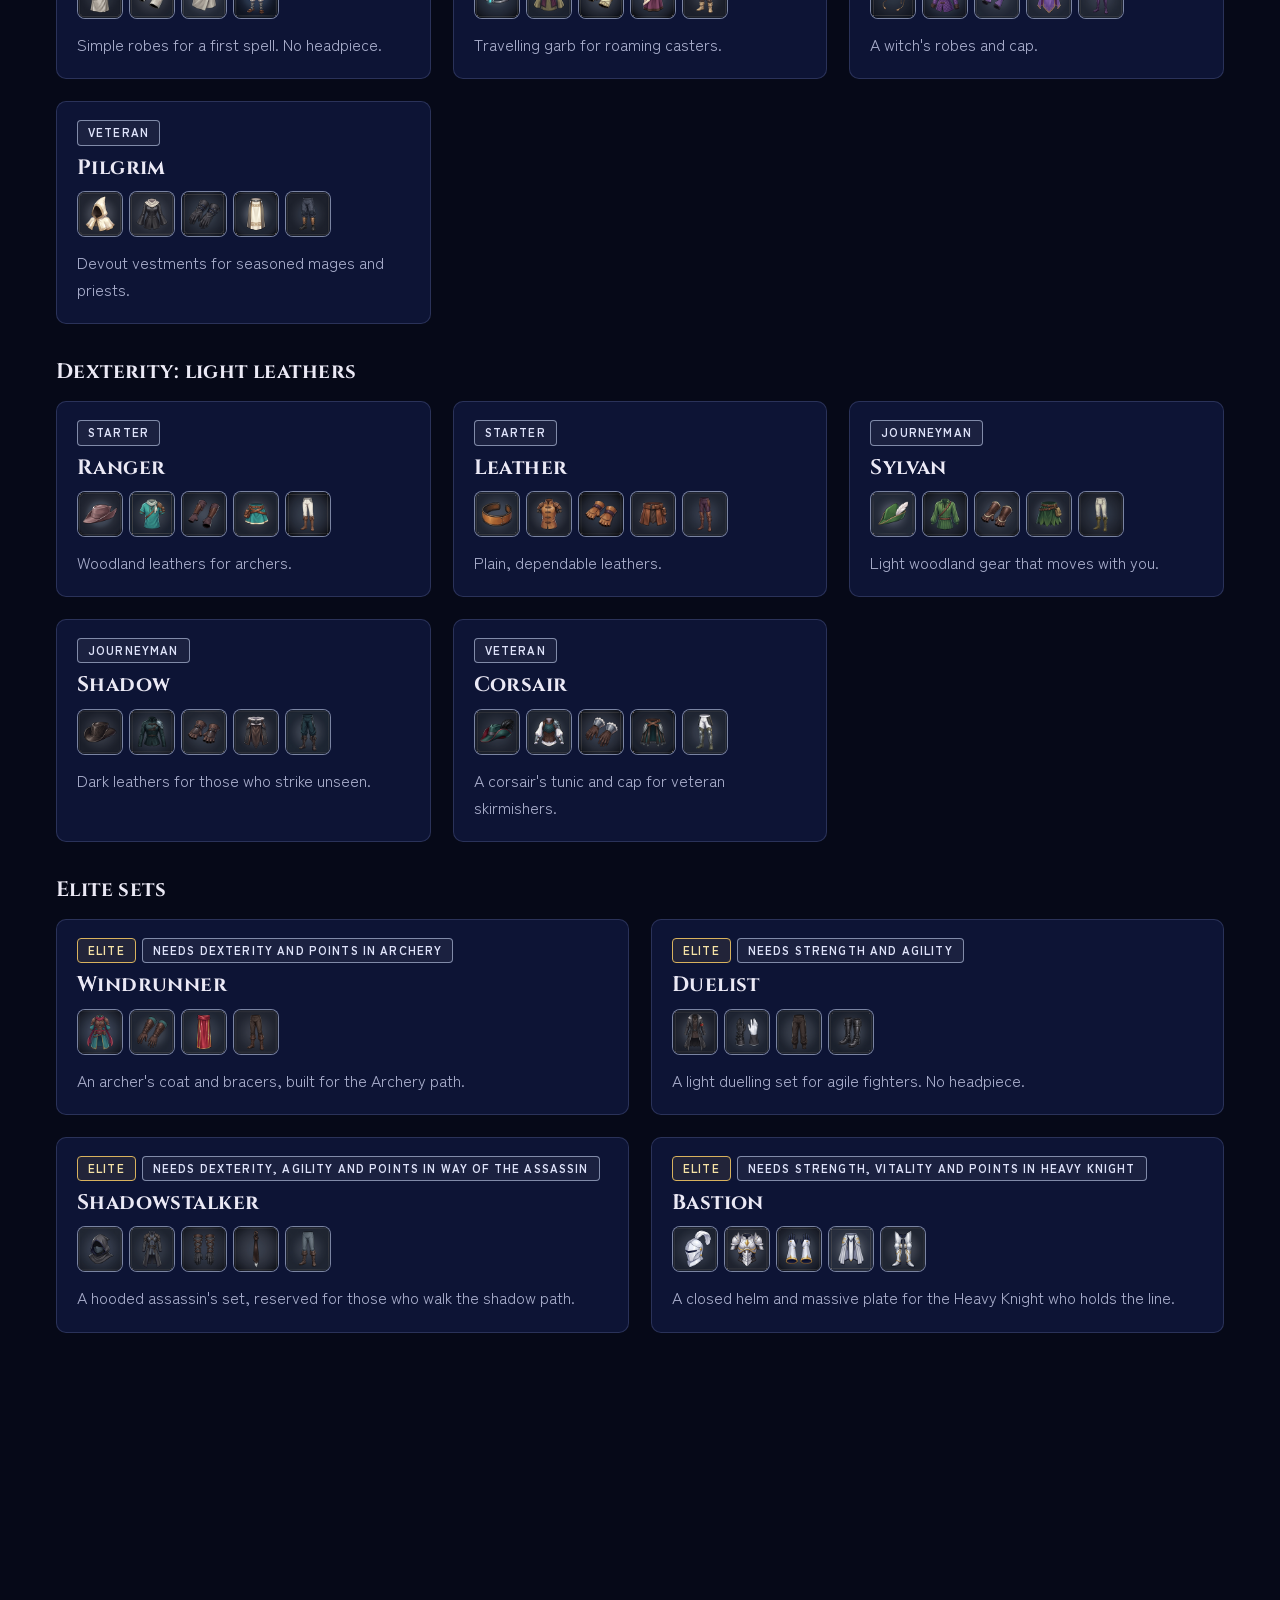
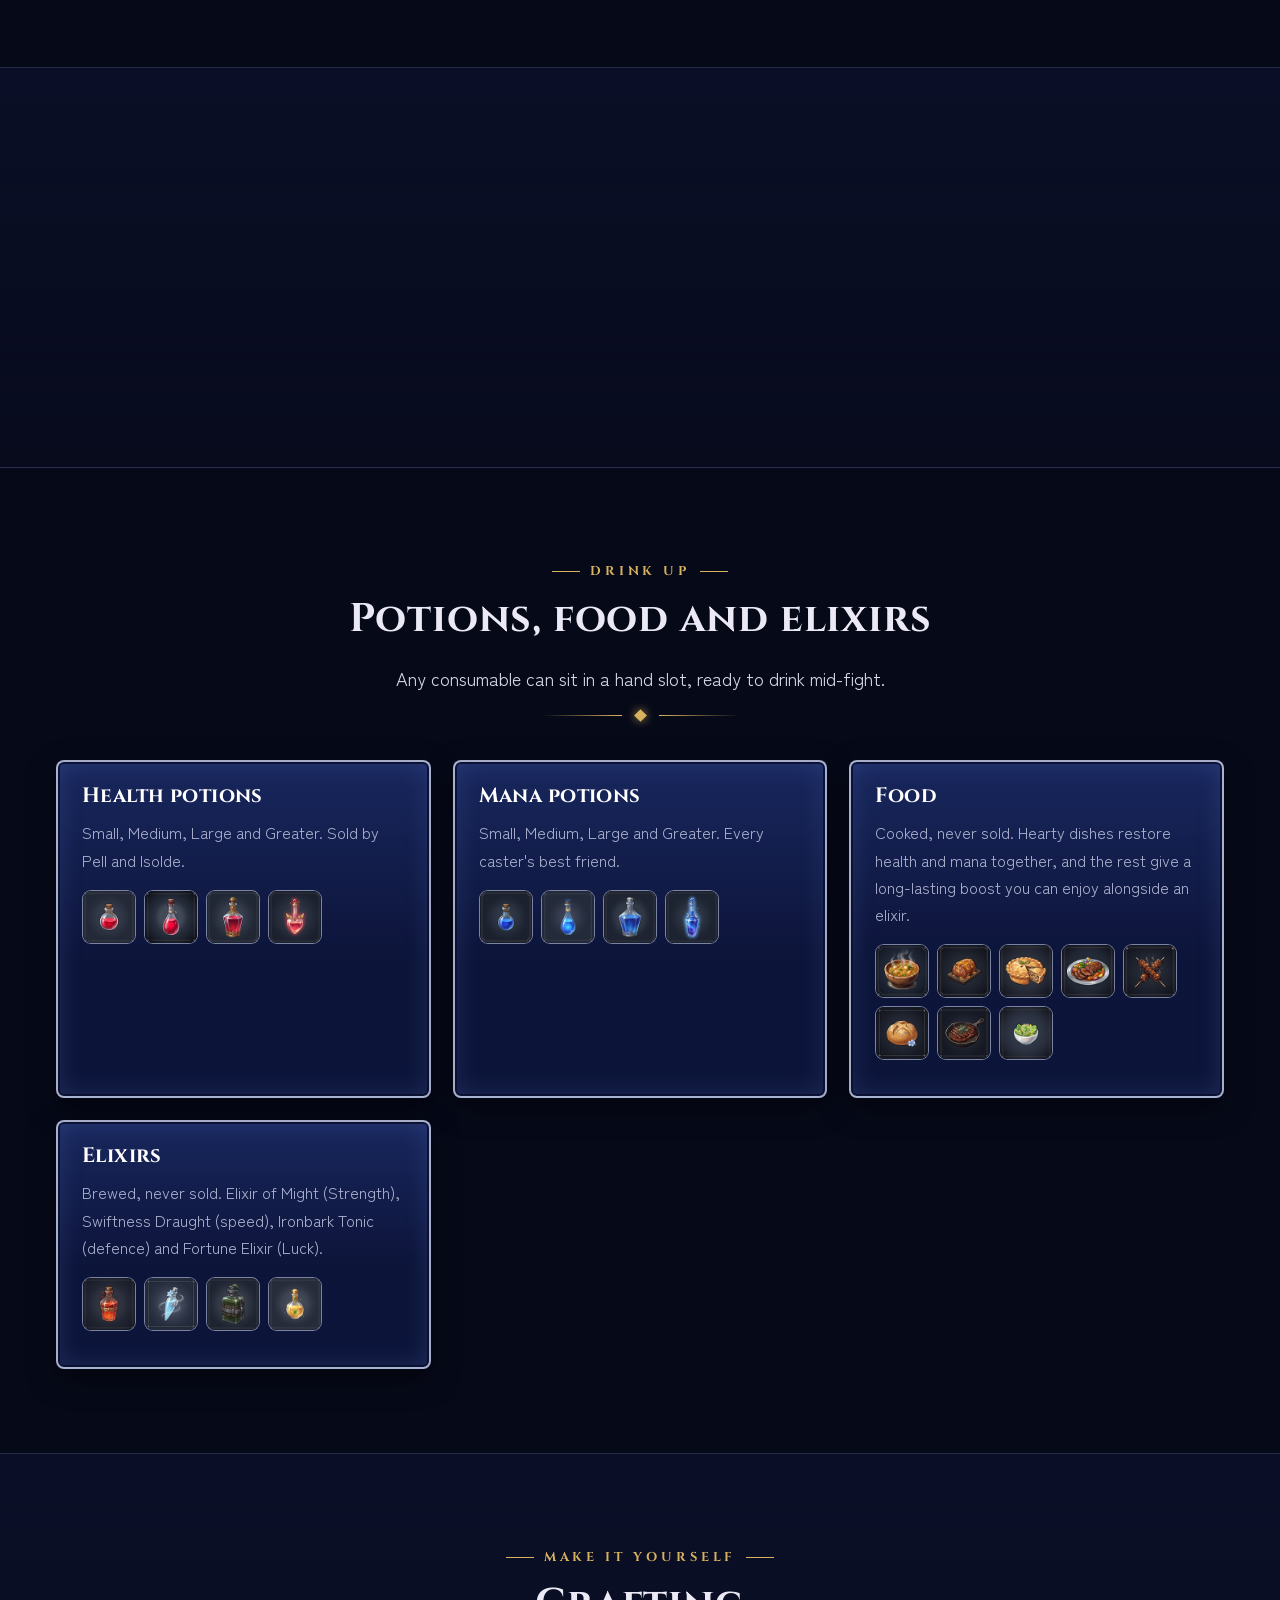
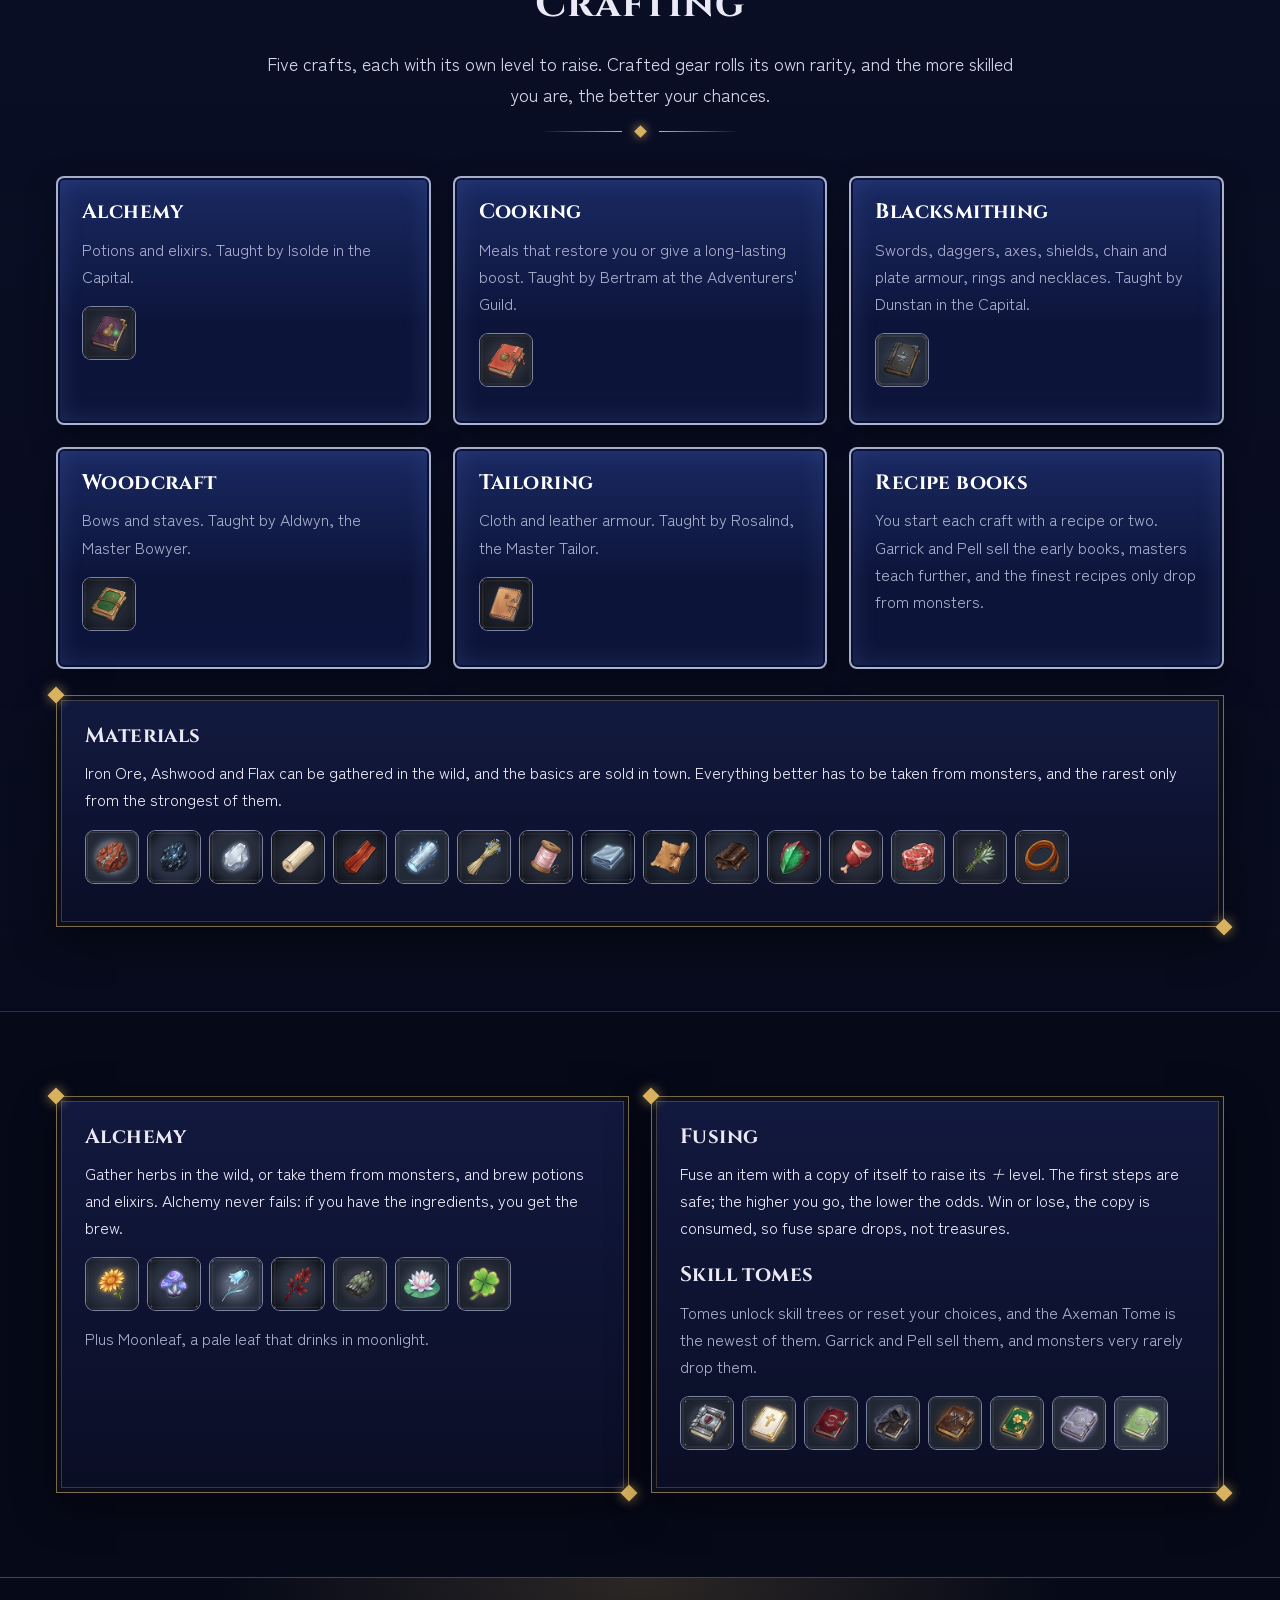
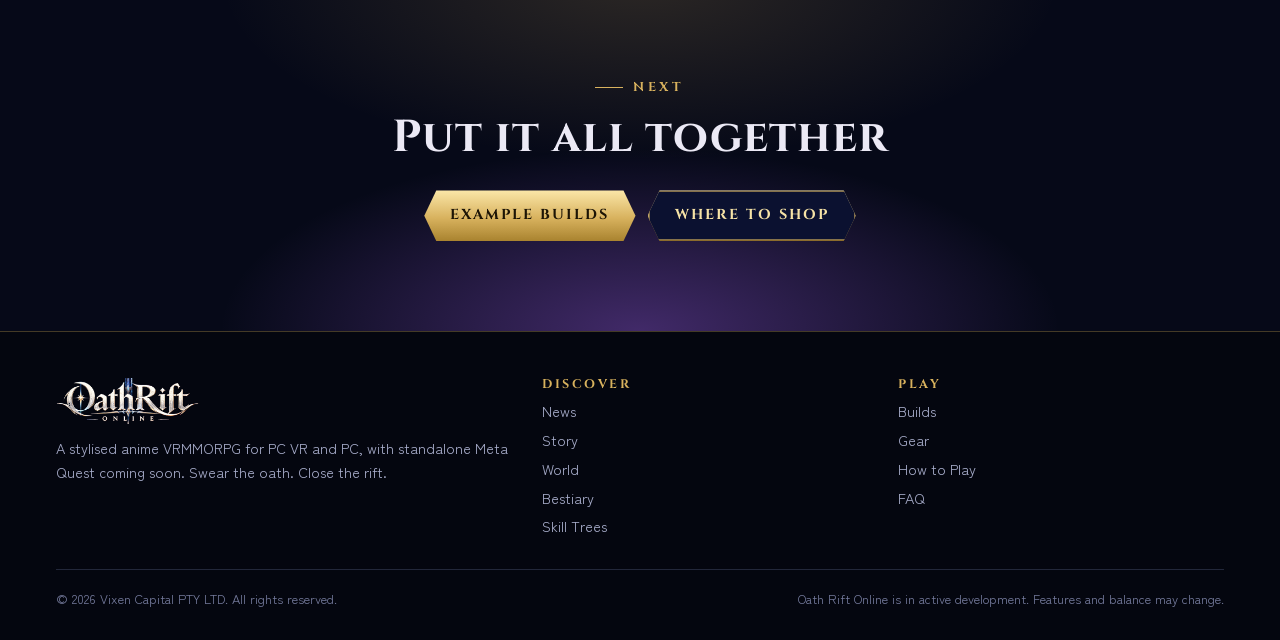
<file: gear.html>
<!doctype html>
<html lang="en">
<head>
<meta charset="utf-8">
<meta name="viewport" content="width=device-width, initial-scale=1">
<title>Gear | Oath Rift Online</title>
<meta name="description" content="Equipment in Oath Rift Online: rarities, weapons, shields, armour sets, rings, necklaces, potions, elixirs, alchemy and fusing.">
<meta property="og:title" content="Gear | Oath Rift Online">
<meta property="og:description" content="Equipment in Oath Rift Online: rarities, weapons, shields, armour sets, rings, necklaces, potions, elixirs, alchemy and fusing.">
<meta property="og:image" content="assets/img/brand/splash.jpg">
<link rel="icon" href="assets/img/brand/favicon.png">
<link rel="preconnect" href="https://fonts.googleapis.com">
<link rel="preconnect" href="https://fonts.gstatic.com" crossorigin>
<link rel="stylesheet" href="https://fonts.googleapis.com/css2?family=Cinzel:wght@500;600;700;800&family=Noto+Serif+JP:wght@700;900&family=Zen+Kaku+Gothic+New:wght@400;500;700&display=swap">
<link rel="stylesheet" href="css/site.css">
<script src="js/site.js" defer></script>
</head>
<body>
<a class="skip-link" href="#main">Skip to content</a>
<header class="site-header"><div class="container">
  <a class="brand" href="index.html"><img src="assets/img/brand/wordmark.png" alt="Oath Rift Online" width="520" height="167"></a>
  <button class="nav-toggle" aria-label="Menu" aria-expanded="false" aria-controls="nav"><span></span></button>
  <nav class="nav" id="nav" aria-label="Main">
    <a href="index.html">Home</a>
    <a href="news.html">News</a>
    <a href="story.html">Story</a>
    <a href="world.html">World</a>
    <a href="bestiary.html">Bestiary</a>
    <a href="skills.html">Skill Trees</a>
    <a href="builds.html">Builds</a>
    <a href="gear.html">Gear</a>
    <a href="guide.html">How to Play</a>
    <a class="btn btn-gold btn-sm" href="guide.html#start">Start Playing</a>
  </nav>
</div></header>

<main id="main">
  <section class="page-hero" data-realm="normal">
    <div class="bg banner" style="background-image: url('assets/img/banners/gear.jpg');"></div>
    <span class="kanji" aria-hidden="true">装備</span>
    <div class="container">
      <p class="eyebrow">Armoury</p>
      <h1>Gear</h1>
      <p class="lead">Weapons, shields, armour sets, jewellery, potions and the crafts that improve them. Every item asks for a level and an attribute, and the finest ask for dedication to a skill tree.</p>
      <div class="toc" style="margin-top: 22px;"><a href="#rarity">Rarity</a><a href="#weapons">Weapons</a><a href="#armour">Armour sets</a><a href="#accessories">Accessories</a><a href="#consumables">Potions and food</a><a href="#crafting">Crafting<span class="version-pill" data-version="0.1.6"></span></a><a href="#fusing">Fusing and alchemy</a></div>
    </div>
  </section>

  <section class="section" id="rarity">
    <div class="container">
      <div class="section-head center reveal">
        <p class="eyebrow">Seven tiers</p>
        <h2>Rarity</h2>
        <p class="lead">Every piece of equipment rolls a rarity when it drops. Higher rarities have stronger stats, and from Uncommon up, an item's attribute bonuses come alive. Luck and Rift runs improve your odds.</p>
        <div class="divider"><span></span></div>
      </div>
      <div class="rarity-row reveal">
        <div class="rarity" style="--c: var(--r-common);">Common<small>The everyday</small></div>
        <div class="rarity" style="--c: var(--r-uncommon);">Uncommon<small>Bonuses awaken</small></div>
        <div class="rarity" style="--c: var(--r-magical);">Magical<small>A lucky find</small></div>
        <div class="rarity" style="--c: var(--r-unique);">Unique<small>Rare</small></div>
        <div class="rarity" style="--c: var(--r-epic);">Epic<small>Glows in your hand</small></div>
        <div class="rarity" style="--c: var(--r-legendary);">Legendary<small>A golden blaze</small></div>
        <div class="rarity mythic"><span>Mythic</span><small>Shifting rainbow light</small></div>
      </div>
      <p class="center muted reveal" style="margin-top: 18px;">Items can also carry a <em>+</em> level, either from the drop or from <a href="#fusing">fusing</a>. Each <em>+</em> makes the item stronger.</p>
    </div>
  </section>

  <section class="section section-alt" id="weapons">
    <div class="container">
      <div class="section-head center reveal">
        <p class="eyebrow">Choose your arms</p>
        <h2>Weapons and shields</h2>
        <p class="lead">Better weapons need a higher level and more of their attribute. Each one adds bonuses to its main attribute and a second one.</p>
        <div class="divider"><span></span></div>
      </div>
      <div class="grid grid-2">
        <div class="window reveal"><h3>Swords</h3><div class="badges"><span class="badge gold">One-handed. Strength.</span></div><p class="muted">The all-rounder. Swordsmanship skills like Crescent Slash need one.</p><div class="item-row"><img src="assets/img/icons/items/CrudeBlade.png" alt="Crude Blade" title="Crude Blade" loading="lazy"><img src="assets/img/icons/items/RustedSword.png" alt="Rusted Sword" title="Rusted Sword" loading="lazy"><img src="assets/img/icons/items/IronSword.png" alt="Iron Sword" title="Iron Sword" loading="lazy"><img src="assets/img/icons/items/SteelLongsword.png" alt="Steel Longsword" title="Steel Longsword" loading="lazy"><img src="assets/img/icons/items/KnightsBlade.png" alt="Knight&#x27;s Blade" title="Knight&#x27;s Blade" loading="lazy"></div></div>
        <div class="window reveal"><h3>Daggers</h3><div class="badges"><span class="badge gold">One-handed. Dexterity and Agility.</span></div><p class="muted">Quick and deadly, best in pairs. Powered by Way of the Assassin and Lady Luck.</p><div class="item-row"><img src="assets/img/icons/items/RustyShiv.png" alt="Rusty Shiv" title="Rusty Shiv" loading="lazy"><img src="assets/img/icons/items/BronzeDirk.png" alt="Bronze Dirk" title="Bronze Dirk" loading="lazy"><img src="assets/img/icons/items/IronStiletto.png" alt="Iron Stiletto" title="Iron Stiletto" loading="lazy"><img src="assets/img/icons/items/SteelKris.png" alt="Steel Kris" title="Steel Kris" loading="lazy"><img src="assets/img/icons/items/Shadowfang.png" alt="Shadowfang" title="Shadowfang" loading="lazy"><img src="assets/img/icons/items/TwilightFang.png" alt="Twilight Fang" title="Twilight Fang" loading="lazy"></div></div>
        <div class="window reveal"><h3>Axes</h3><div class="badges"><span class="badge gold">Two-handed. Lots of Strength.</span></div><p class="muted">Huge, slow hits with a little extra reach.</p><div class="item-row"><img src="assets/img/icons/items/WoodcuttersAxe.png" alt="Woodcutter&#x27;s Axe" title="Woodcutter&#x27;s Axe" loading="lazy"><img src="assets/img/icons/items/RustedGreataxe.png" alt="Rusted Greataxe" title="Rusted Greataxe" loading="lazy"><img src="assets/img/icons/items/IronGreataxe.png" alt="Iron Greataxe" title="Iron Greataxe" loading="lazy"><img src="assets/img/icons/items/SteelBeardedAxe.png" alt="Steel Bearded Axe" title="Steel Bearded Axe" loading="lazy"><img src="assets/img/icons/items/KnightsGreataxe.png" alt="Knight&#x27;s Greataxe" title="Knight&#x27;s Greataxe" loading="lazy"><img src="assets/img/icons/items/TwilightCleaver.png" alt="Twilight Cleaver" title="Twilight Cleaver" loading="lazy"></div></div>
        <div class="window reveal"><h3>Staves</h3><div class="badges"><span class="badge gold">One-handed. Intelligence.</span></div><p class="muted">A caster&#x27;s focus, with bonuses to Intelligence and Vitality. Chain Lightning draws on its power.</p><div class="item-row"><img src="assets/img/icons/items/GnarledStaff.png" alt="Gnarled Staff" title="Gnarled Staff" loading="lazy"><img src="assets/img/icons/items/CrookStaff.png" alt="Crook Staff" title="Crook Staff" loading="lazy"><img src="assets/img/icons/items/IronRod.png" alt="Iron Rod" title="Iron Rod" loading="lazy"><img src="assets/img/icons/items/SapphireStaff.png" alt="Sapphire Staff" title="Sapphire Staff" loading="lazy"><img src="assets/img/icons/items/StarcallerStaff.png" alt="Starcaller Staff" title="Starcaller Staff" loading="lazy"></div></div>
        <div class="window reveal"><h3>Bows</h3><div class="badges"><span class="badge gold">Two-handed. Dexterity.</span></div><p class="muted">Long-range power with unlimited arrows, boosted by Archery.</p><div class="item-row"><img src="assets/img/icons/items/HuntingBow.png" alt="Hunting Bow" title="Hunting Bow" loading="lazy"><img src="assets/img/icons/items/RecurveBow.png" alt="Recurve Bow" title="Recurve Bow" loading="lazy"><img src="assets/img/icons/items/Longbow.png" alt="Longbow" title="Longbow" loading="lazy"><img src="assets/img/icons/items/WardensBow.png" alt="Warden&#x27;s Bow" title="Warden&#x27;s Bow" loading="lazy"><img src="assets/img/icons/items/MoonfeatherBow.png" alt="Moonfeather Bow" title="Moonfeather Bow" loading="lazy"></div></div>
        <div class="window reveal"><h3>Shields</h3><div class="badges"><span class="badge gold">Off hand.</span></div><p class="muted">Raise one to block. Bonuses to Vitality and Strength. The Aegis of Dawn is reserved for Heavy Knights who have learnt Bulwark.</p><div class="item-row"><img src="assets/img/icons/items/PlankShield.png" alt="Plank Shield" title="Plank Shield" loading="lazy"><img src="assets/img/icons/items/BronzeBuckler.png" alt="Bronze Buckler" title="Bronze Buckler" loading="lazy"><img src="assets/img/icons/items/IronRoundShield.png" alt="Iron Round Shield" title="Iron Round Shield" loading="lazy"><img src="assets/img/icons/items/SteelHeaterShield.png" alt="Steel Heater Shield" title="Steel Heater Shield" loading="lazy"><img src="assets/img/icons/items/CrestShield.png" alt="Crest Shield" title="Crest Shield" loading="lazy"><img src="assets/img/icons/items/AegisOfDawn.png" alt="Aegis of Dawn" title="Aegis of Dawn" loading="lazy"></div></div>
      </div>
      <p class="center muted reveal" style="margin-top: 20px;">Bare fists work too, in a pinch. Some of the finest blades, like the Knight's Blade and Twilight Fang, are traded for quest Medals rather than bought.</p>
    </div>
  </section>

  <section class="section" id="armour">
    <div class="container">
      <div class="section-head center reveal">
        <p class="eyebrow">Dress for the fight</p>
        <h2>Armour sets</h2>
        <p class="lead">Armour comes in sets of up to five pieces: head, chest, arms, waist and legs. Heavy sets give more defence; every piece adds its own attribute bonuses. Click a piece to enlarge it.</p>
        <div class="divider"><span></span></div>
      </div>
      <h3 class="reveal" style="margin: 36px 0 16px;">Strength: heavy plate</h3>
      <div class="grid grid-3">
        <article class="card set-card reveal" data-realm="normal"><div class="card-body"><div class="badges"><span class="badge">Starter</span></div><h3>Traveler</h3><div class="pieces"><img src="assets/img/icons/items/TravelerHelm.png" alt="Traveler Helm" title="Traveler Helm" loading="lazy"><img src="assets/img/icons/items/TravelerCuirass.png" alt="Traveler Cuirass" title="Traveler Cuirass" loading="lazy"><img src="assets/img/icons/items/TravelerGauntlets.png" alt="Traveler Gauntlets" title="Traveler Gauntlets" loading="lazy"><img src="assets/img/icons/items/TravelerFaulds.png" alt="Traveler Faulds" title="Traveler Faulds" loading="lazy"><img src="assets/img/icons/items/TravelerGreaves.png" alt="Traveler Greaves" title="Traveler Greaves" loading="lazy"></div><p class="muted">Sturdy road plate for new warriors.</p></div></article>
        <article class="card set-card reveal" data-realm="normal"><div class="card-body"><div class="badges"><span class="badge">Journeyman</span></div><h3>Blackiron</h3><div class="pieces"><img src="assets/img/icons/items/BlackironHelm.png" alt="Blackiron Helm" title="Blackiron Helm" loading="lazy"><img src="assets/img/icons/items/BlackironCuirass.png" alt="Blackiron Cuirass" title="Blackiron Cuirass" loading="lazy"><img src="assets/img/icons/items/BlackironGauntlets.png" alt="Blackiron Gauntlets" title="Blackiron Gauntlets" loading="lazy"><img src="assets/img/icons/items/BlackironFaulds.png" alt="Blackiron Faulds" title="Blackiron Faulds" loading="lazy"><img src="assets/img/icons/items/BlackironGreaves.png" alt="Blackiron Greaves" title="Blackiron Greaves" loading="lazy"></div><p class="muted">Dark iron plate from Garrick&#x27;s forge.</p></div></article>
        <article class="card set-card reveal" data-realm="normal"><div class="card-body"><div class="badges"><span class="badge">Veteran</span></div><h3>Knight</h3><div class="pieces"><img src="assets/img/icons/items/KnightHelm.png" alt="Knight Helm" title="Knight Helm" loading="lazy"><img src="assets/img/icons/items/KnightCuirass.png" alt="Knight Cuirass" title="Knight Cuirass" loading="lazy"><img src="assets/img/icons/items/KnightGauntlets.png" alt="Knight Gauntlets" title="Knight Gauntlets" loading="lazy"><img src="assets/img/icons/items/KnightFaulds.png" alt="Knight Faulds" title="Knight Faulds" loading="lazy"><img src="assets/img/icons/items/KnightGreaves.png" alt="Knight Greaves" title="Knight Greaves" loading="lazy"></div><p class="muted">Full knightly plate for the front line.</p></div></article>
      </div>
      <h3 class="reveal" style="margin: 36px 0 16px;">Intelligence: cloth</h3>
      <div class="grid grid-3">
        <article class="card set-card reveal" data-realm="celestial"><div class="card-body"><div class="badges"><span class="badge">Starter</span></div><h3>Linen</h3><div class="pieces"><img src="assets/img/icons/items/LinenTunic.png" alt="Linen Tunic" title="Linen Tunic" loading="lazy"><img src="assets/img/icons/items/LinenGloves.png" alt="Linen Gloves" title="Linen Gloves" loading="lazy"><img src="assets/img/icons/items/LinenSash.png" alt="Linen Sash" title="Linen Sash" loading="lazy"><img src="assets/img/icons/items/LinenBoots.png" alt="Linen Boots" title="Linen Boots" loading="lazy"></div><p class="muted">Simple robes for a first spell. No headpiece.</p></div></article>
        <article class="card set-card reveal" data-realm="celestial"><div class="card-body"><div class="badges"><span class="badge">Journeyman</span></div><h3>Wanderer</h3><div class="pieces"><img src="assets/img/icons/items/WandererCap.png" alt="Wanderer Cap" title="Wanderer Cap" loading="lazy"><img src="assets/img/icons/items/WandererTunic.png" alt="Wanderer Tunic" title="Wanderer Tunic" loading="lazy"><img src="assets/img/icons/items/WandererGloves.png" alt="Wanderer Gloves" title="Wanderer Gloves" loading="lazy"><img src="assets/img/icons/items/WandererSash.png" alt="Wanderer Sash" title="Wanderer Sash" loading="lazy"><img src="assets/img/icons/items/WandererBoots.png" alt="Wanderer Boots" title="Wanderer Boots" loading="lazy"></div><p class="muted">Travelling garb for roaming casters.</p></div></article>
        <article class="card set-card reveal" data-realm="celestial"><div class="card-body"><div class="badges"><span class="badge">Journeyman</span></div><h3>Witch</h3><div class="pieces"><img src="assets/img/icons/items/WitchCap.png" alt="Witch Cap" title="Witch Cap" loading="lazy"><img src="assets/img/icons/items/WitchTunic.png" alt="Witch Tunic" title="Witch Tunic" loading="lazy"><img src="assets/img/icons/items/WitchGloves.png" alt="Witch Gloves" title="Witch Gloves" loading="lazy"><img src="assets/img/icons/items/WitchSash.png" alt="Witch Sash" title="Witch Sash" loading="lazy"><img src="assets/img/icons/items/WitchBoots.png" alt="Witch Boots" title="Witch Boots" loading="lazy"></div><p class="muted">A witch&#x27;s robes and cap.</p></div></article>
        <article class="card set-card reveal" data-realm="celestial"><div class="card-body"><div class="badges"><span class="badge">Veteran</span></div><h3>Pilgrim</h3><div class="pieces"><img src="assets/img/icons/items/PilgrimCap.png" alt="Pilgrim Cap" title="Pilgrim Cap" loading="lazy"><img src="assets/img/icons/items/PilgrimTunic.png" alt="Pilgrim Tunic" title="Pilgrim Tunic" loading="lazy"><img src="assets/img/icons/items/PilgrimGloves.png" alt="Pilgrim Gloves" title="Pilgrim Gloves" loading="lazy"><img src="assets/img/icons/items/PilgrimSash.png" alt="Pilgrim Sash" title="Pilgrim Sash" loading="lazy"><img src="assets/img/icons/items/PilgrimBoots.png" alt="Pilgrim Boots" title="Pilgrim Boots" loading="lazy"></div><p class="muted">Devout vestments for seasoned mages and priests.</p></div></article>
      </div>
      <h3 class="reveal" style="margin: 36px 0 16px;">Dexterity: light leathers</h3>
      <div class="grid grid-3">
        <article class="card set-card reveal" data-realm="normal"><div class="card-body"><div class="badges"><span class="badge">Starter</span></div><h3>Ranger</h3><div class="pieces"><img src="assets/img/icons/items/RangerCap.png" alt="Ranger Cap" title="Ranger Cap" loading="lazy"><img src="assets/img/icons/items/RangerTunic.png" alt="Ranger Tunic" title="Ranger Tunic" loading="lazy"><img src="assets/img/icons/items/RangerGloves.png" alt="Ranger Gloves" title="Ranger Gloves" loading="lazy"><img src="assets/img/icons/items/RangerSash.png" alt="Ranger Sash" title="Ranger Sash" loading="lazy"><img src="assets/img/icons/items/RangerBoots.png" alt="Ranger Boots" title="Ranger Boots" loading="lazy"></div><p class="muted">Woodland leathers for archers.</p></div></article>
        <article class="card set-card reveal" data-realm="normal"><div class="card-body"><div class="badges"><span class="badge">Starter</span></div><h3>Leather</h3><div class="pieces"><img src="assets/img/icons/items/LeatherCap.png" alt="Leather Cap" title="Leather Cap" loading="lazy"><img src="assets/img/icons/items/LeatherTunic.png" alt="Leather Tunic" title="Leather Tunic" loading="lazy"><img src="assets/img/icons/items/LeatherGloves.png" alt="Leather Gloves" title="Leather Gloves" loading="lazy"><img src="assets/img/icons/items/LeatherSash.png" alt="Leather Sash" title="Leather Sash" loading="lazy"><img src="assets/img/icons/items/LeatherBoots.png" alt="Leather Boots" title="Leather Boots" loading="lazy"></div><p class="muted">Plain, dependable leathers.</p></div></article>
        <article class="card set-card reveal" data-realm="normal"><div class="card-body"><div class="badges"><span class="badge">Journeyman</span></div><h3>Sylvan</h3><div class="pieces"><img src="assets/img/icons/items/SylvanCap.png" alt="Sylvan Cap" title="Sylvan Cap" loading="lazy"><img src="assets/img/icons/items/SylvanTunic.png" alt="Sylvan Tunic" title="Sylvan Tunic" loading="lazy"><img src="assets/img/icons/items/SylvanGloves.png" alt="Sylvan Gloves" title="Sylvan Gloves" loading="lazy"><img src="assets/img/icons/items/SylvanSash.png" alt="Sylvan Sash" title="Sylvan Sash" loading="lazy"><img src="assets/img/icons/items/SylvanBoots.png" alt="Sylvan Boots" title="Sylvan Boots" loading="lazy"></div><p class="muted">Light woodland gear that moves with you.</p></div></article>
        <article class="card set-card reveal" data-realm="normal"><div class="card-body"><div class="badges"><span class="badge">Journeyman</span></div><h3>Shadow</h3><div class="pieces"><img src="assets/img/icons/items/ShadowCap.png" alt="Shadow Cap" title="Shadow Cap" loading="lazy"><img src="assets/img/icons/items/ShadowTunic.png" alt="Shadow Tunic" title="Shadow Tunic" loading="lazy"><img src="assets/img/icons/items/ShadowGloves.png" alt="Shadow Gloves" title="Shadow Gloves" loading="lazy"><img src="assets/img/icons/items/ShadowSash.png" alt="Shadow Sash" title="Shadow Sash" loading="lazy"><img src="assets/img/icons/items/ShadowBoots.png" alt="Shadow Boots" title="Shadow Boots" loading="lazy"></div><p class="muted">Dark leathers for those who strike unseen.</p></div></article>
        <article class="card set-card reveal" data-realm="normal"><div class="card-body"><div class="badges"><span class="badge">Veteran</span></div><h3>Corsair</h3><div class="pieces"><img src="assets/img/icons/items/CorsairCap.png" alt="Corsair Cap" title="Corsair Cap" loading="lazy"><img src="assets/img/icons/items/CorsairTunic.png" alt="Corsair Tunic" title="Corsair Tunic" loading="lazy"><img src="assets/img/icons/items/CorsairGloves.png" alt="Corsair Gloves" title="Corsair Gloves" loading="lazy"><img src="assets/img/icons/items/CorsairSash.png" alt="Corsair Sash" title="Corsair Sash" loading="lazy"><img src="assets/img/icons/items/CorsairBoots.png" alt="Corsair Boots" title="Corsair Boots" loading="lazy"></div><p class="muted">A corsair&#x27;s tunic and cap for veteran skirmishers.</p></div></article>
      </div>
      <h3 class="reveal" style="margin: 36px 0 16px;">Elite sets</h3>
      <div class="grid grid-2">
        <article class="card set-card locked reveal"><div class="card-body"><div class="badges"><span class="badge gold">Elite</span><span class="badge">Needs Dexterity and points in Archery</span></div><h3>Windrunner</h3><div class="pieces"><img src="assets/img/icons/items/WindrunnerCoat.png" alt="Windrunner Coat" title="Windrunner Coat" loading="lazy"><img src="assets/img/icons/items/WindrunnerBracers.png" alt="Windrunner Bracers" title="Windrunner Bracers" loading="lazy"><img src="assets/img/icons/items/WindrunnerSash.png" alt="Windrunner Sash" title="Windrunner Sash" loading="lazy"><img src="assets/img/icons/items/WindrunnerBoots.png" alt="Windrunner Boots" title="Windrunner Boots" loading="lazy"></div><p class="muted">An archer&#x27;s coat and bracers, built for the Archery path.</p></div></article>
        <article class="card set-card locked reveal"><div class="card-body"><div class="badges"><span class="badge gold">Elite</span><span class="badge">Needs Strength and Agility</span></div><h3>Duelist</h3><div class="pieces"><img src="assets/img/icons/items/DuelistCoat.png" alt="Duelist Coat" title="Duelist Coat" loading="lazy"><img src="assets/img/icons/items/DuelistGauntlets.png" alt="Duelist Gauntlets" title="Duelist Gauntlets" loading="lazy"><img src="assets/img/icons/items/DuelistTrousers.png" alt="Duelist Trousers" title="Duelist Trousers" loading="lazy"><img src="assets/img/icons/items/DuelistBoots.png" alt="Duelist Boots" title="Duelist Boots" loading="lazy"></div><p class="muted">A light duelling set for agile fighters. No headpiece.</p></div></article>
        <article class="card set-card locked reveal"><div class="card-body"><div class="badges"><span class="badge gold">Elite</span><span class="badge">Needs Dexterity, Agility and points in Way of the Assassin</span></div><h3>Shadowstalker</h3><div class="pieces"><img src="assets/img/icons/items/ShadowstalkerHood.png" alt="Shadowstalker Hood" title="Shadowstalker Hood" loading="lazy"><img src="assets/img/icons/items/ShadowstalkerCoat.png" alt="Shadowstalker Coat" title="Shadowstalker Coat" loading="lazy"><img src="assets/img/icons/items/ShadowstalkerBracers.png" alt="Shadowstalker Bracers" title="Shadowstalker Bracers" loading="lazy"><img src="assets/img/icons/items/ShadowstalkerSash.png" alt="Shadowstalker Sash" title="Shadowstalker Sash" loading="lazy"><img src="assets/img/icons/items/ShadowstalkerBoots.png" alt="Shadowstalker Boots" title="Shadowstalker Boots" loading="lazy"></div><p class="muted">A hooded assassin&#x27;s set, reserved for those who walk the shadow path.</p></div></article>
        <article class="card set-card locked reveal"><div class="card-body"><div class="badges"><span class="badge gold">Elite</span><span class="badge">Needs Strength, Vitality and points in Heavy Knight</span></div><h3>Bastion</h3><div class="pieces"><img src="assets/img/icons/items/BastionHelm.png" alt="Bastion Helm" title="Bastion Helm" loading="lazy"><img src="assets/img/icons/items/BastionCuirass.png" alt="Bastion Cuirass" title="Bastion Cuirass" loading="lazy"><img src="assets/img/icons/items/BastionGauntlets.png" alt="Bastion Gauntlets" title="Bastion Gauntlets" loading="lazy"><img src="assets/img/icons/items/BastionFaulds.png" alt="Bastion Faulds" title="Bastion Faulds" loading="lazy"><img src="assets/img/icons/items/BastionGreaves.png" alt="Bastion Greaves" title="Bastion Greaves" loading="lazy"></div><p class="muted">A closed helm and massive plate for the Heavy Knight who holds the line.</p></div></article>
      </div>
      <h3 class="reveal" style="margin: 36px 0 16px;">Seen in the world</h3>
      <p class="muted reveal">Some armour is worn only by the legends of Oath Rift. Look for it on the people you meet.</p>
      <div class="grid grid-3">
        <article class="card set-card npc reveal" data-realm="celestial"><div class="card-body" style="display: grid; grid-template-columns: auto 1fr; gap: 16px; align-items: center;"><span style="font-family: var(--font-kanji); font-weight: 900; font-size: 2.6rem; color: var(--accent);">天</span><div><h3>Celestial</h3><p class="muted" style="margin: 0;">Plate worn by the Celestial host.</p></div></div></article>
        <article class="card set-card npc reveal" data-realm="celestial"><div class="card-body" style="display: grid; grid-template-columns: auto 1fr; gap: 16px; align-items: center;"><span style="font-family: var(--font-kanji); font-weight: 900; font-size: 2.6rem; color: var(--accent);">聖</span><div><h3>Seraphim</h3><p class="muted" style="margin: 0;">The haloed armour of the High Seraphim, wreathed in holy fire.</p></div></div></article>
        <article class="card set-card npc reveal" data-realm="demon"><div class="card-body" style="display: grid; grid-template-columns: auto 1fr; gap: 16px; align-items: center;"><span style="font-family: var(--font-kanji); font-weight: 900; font-size: 2.6rem; color: var(--accent);">魔</span><div><h3>Demon Lord</h3><p class="muted" style="margin: 0;">Spiked obsidian plate with violet runes, worn by the Demon Lord himself.</p></div></div></article>
      </div>
    </div>
  </section>

  <section class="section section-alt" id="accessories">
    <div class="container">
      <div class="grid grid-2">
        <div class="frame reveal">
          <h3>Rings</h3>
          <p class="muted">A ring adds its power to every weapon hit and arrow from that hand. Rings do not boost spells.</p>
          <div class="item-row"><img src="assets/img/icons/items/CopperBand.png" alt="Copper Band" title="Copper Band" loading="lazy"><img src="assets/img/icons/items/SilverRing.png" alt="Silver Ring" title="Silver Ring" loading="lazy"><img src="assets/img/icons/items/GarnetRing.png" alt="Garnet Ring" title="Garnet Ring" loading="lazy"><img src="assets/img/icons/items/StarlitRing.png" alt="Starlit Ring" title="Starlit Ring" loading="lazy"></div>
        </div>
        <div class="frame reveal">
          <h3>Necklaces</h3>
          <p class="muted">Necklaces add Vitality or Intelligence, growing stronger at higher levels. Their bonuses always apply, whatever the rarity.</p>
          <div class="item-row"><img src="assets/img/icons/items/OakleafPendant.png" alt="Oakleaf Pendant" title="Oakleaf Pendant" loading="lazy"><img src="assets/img/icons/items/IronheartAmulet.png" alt="Ironheart Amulet" title="Ironheart Amulet" loading="lazy"><img src="assets/img/icons/items/MoonstonePendant.png" alt="Moonstone Pendant" title="Moonstone Pendant" loading="lazy"><img src="assets/img/icons/items/SagesAmulet.png" alt="Sage&#x27;s Amulet" title="Sage&#x27;s Amulet" loading="lazy"><img src="assets/img/icons/items/StarweaveLocket.png" alt="Starweave Locket" title="Starweave Locket" loading="lazy"><img src="assets/img/icons/items/DragonheartLocket.png" alt="Dragonheart Locket" title="Dragonheart Locket" loading="lazy"></div>
        </div>
      </div>
    </div>
  </section>

  <section class="section" id="consumables">
    <div class="container">
      <div class="section-head center reveal">
        <p class="eyebrow">Drink up</p>
        <h2>Potions, food and elixirs</h2>
        <p class="lead">Any consumable can sit in a hand slot, ready to drink mid-fight.</p>
        <div class="divider"><span></span></div>
      </div>
      <div class="grid grid-3">
        <div class="window reveal"><h3>Health potions</h3><p class="muted">Small, Medium, Large and Greater. Sold by Pell and Isolde.</p><div class="item-row"><img src="assets/img/icons/items/SmallHealthPotion.png" alt="Small Health Potion" title="Small Health Potion" loading="lazy"><img src="assets/img/icons/items/MediumHealthPotion.png" alt="Medium Health Potion" title="Medium Health Potion" loading="lazy"><img src="assets/img/icons/items/LargeHealthPotion.png" alt="Large Health Potion" title="Large Health Potion" loading="lazy"><img src="assets/img/icons/items/GreaterHealthPotion.png" alt="Greater Health Potion" title="Greater Health Potion" loading="lazy"></div></div>
        <div class="window reveal"><h3>Mana potions</h3><p class="muted">Small, Medium, Large and Greater. Every caster's best friend.</p><div class="item-row"><img src="assets/img/icons/items/SmallManaPotion.png" alt="Small Mana Potion" title="Small Mana Potion" loading="lazy"><img src="assets/img/icons/items/MediumManaPotion.png" alt="Medium Mana Potion" title="Medium Mana Potion" loading="lazy"><img src="assets/img/icons/items/LargeManaPotion.png" alt="Large Mana Potion" title="Large Mana Potion" loading="lazy"><img src="assets/img/icons/items/GreaterManaPotion.png" alt="Greater Mana Potion" title="Greater Mana Potion" loading="lazy"></div></div>
        <div class="window reveal"><h3>Food <span class="version-pill" data-version="0.1.6"></span></h3><p class="muted">Cooked, never sold. Hearty dishes restore health and mana together, and the rest give a long-lasting boost you can enjoy alongside an elixir.</p><div class="item-row"><img src="assets/img/icons/items/TurnipaStew.png" alt="Turnipa Stew" title="Turnipa Stew" loading="lazy"><img src="assets/img/icons/items/HoneyRoast.png" alt="Honey Roast" title="Honey Roast" loading="lazy"><img src="assets/img/icons/items/HuntersPie.png" alt="Hunter's Pie" title="Hunter's Pie" loading="lazy"><img src="assets/img/icons/items/FeastPlatter.png" alt="Feast Platter" title="Feast Platter" loading="lazy"><img src="assets/img/icons/items/SpicedSkewers.png" alt="Spiced Skewers" title="Spiced Skewers" loading="lazy"><img src="assets/img/icons/items/TrailBread.png" alt="Trail Bread" title="Trail Bread" loading="lazy"><img src="assets/img/icons/items/BoarSteak.png" alt="Boar Steak" title="Boar Steak" loading="lazy"><img src="assets/img/icons/items/CloverSalad.png" alt="Clover Salad" title="Clover Salad" loading="lazy"></div></div>
        <div class="window reveal"><h3>Elixirs</h3><p class="muted">Brewed, never sold. Elixir of Might (Strength), Swiftness Draught (speed), Ironbark Tonic (defence) and Fortune Elixir (Luck).</p><div class="item-row"><img src="assets/img/icons/items/ElixirOfMight.png" alt="Elixir of Might" title="Elixir of Might" loading="lazy"><img src="assets/img/icons/items/SwiftnessDraught.png" alt="Swiftness Draught" title="Swiftness Draught" loading="lazy"><img src="assets/img/icons/items/IronbarkTonic.png" alt="Ironbark Tonic" title="Ironbark Tonic" loading="lazy"><img src="assets/img/icons/items/FortuneElixir.png" alt="Fortune Elixir" title="Fortune Elixir" loading="lazy"></div></div>
      </div>
    </div>
  </section>

  <section class="section section-alt" id="crafting">
    <div class="container">
      <div class="section-head center reveal">
        <p class="eyebrow">Make it yourself</p>
        <h2>Crafting <span class="version-pill" data-version="0.1.6"></span></h2>
        <p class="lead">Five crafts, each with its own level to raise. Crafted gear rolls its own rarity, and the more skilled you are, the better your chances.</p>
        <div class="divider"><span></span></div>
      </div>
      <div class="grid grid-3">
        <div class="window reveal"><h3>Alchemy</h3><p class="muted">Potions and elixirs. Taught by Isolde in the Capital.</p><div class="item-row"><img src="assets/img/icons/items/BookAlchemy.png" alt="Alchemy recipe book" title="Alchemy recipe book" loading="lazy"></div></div>
        <div class="window reveal"><h3>Cooking</h3><p class="muted">Meals that restore you or give a long-lasting boost. Taught by Bertram at the Adventurers' Guild.</p><div class="item-row"><img src="assets/img/icons/items/BookCooking.png" alt="Cooking recipe book" title="Cooking recipe book" loading="lazy"></div></div>
        <div class="window reveal"><h3>Blacksmithing</h3><p class="muted">Swords, daggers, axes, shields, chain and plate armour, rings and necklaces. Taught by Dunstan in the Capital.</p><div class="item-row"><img src="assets/img/icons/items/BookBlacksmithing.png" alt="Blacksmithing recipe book" title="Blacksmithing recipe book" loading="lazy"></div></div>
        <div class="window reveal"><h3>Woodcraft</h3><p class="muted">Bows and staves. Taught by Aldwyn, the Master Bowyer.</p><div class="item-row"><img src="assets/img/icons/items/BookWoodcraft.png" alt="Woodcraft recipe book" title="Woodcraft recipe book" loading="lazy"></div></div>
        <div class="window reveal"><h3>Tailoring</h3><p class="muted">Cloth and leather armour. Taught by Rosalind, the Master Tailor.</p><div class="item-row"><img src="assets/img/icons/items/BookTailoring.png" alt="Tailoring recipe book" title="Tailoring recipe book" loading="lazy"></div></div>
        <div class="window reveal"><h3>Recipe books</h3><p class="muted">You start each craft with a recipe or two. Garrick and Pell sell the early books, masters teach further, and the finest recipes only drop from monsters.</p></div>
      </div>
      <div class="frame reveal" style="margin-top: 26px;">
        <h3>Materials</h3>
        <p>Iron Ore, Ashwood and Flax can be gathered in the wild, and the basics are sold in town. Everything better has to be taken from monsters, and the rarest only from the strongest of them.</p>
        <div class="item-row"><img src="assets/img/icons/items/IronOre.png" alt="Iron Ore" title="Iron Ore" loading="lazy"><img src="assets/img/icons/items/DarksteelOre.png" alt="Darksteel Ore" title="Darksteel Ore" loading="lazy"><img src="assets/img/icons/items/StarmetalOre.png" alt="Starmetal Ore" title="Starmetal Ore" loading="lazy"><img src="assets/img/icons/items/Ashwood.png" alt="Ashwood" title="Ashwood" loading="lazy"><img src="assets/img/icons/items/YewHeartwood.png" alt="Yew Heartwood" title="Yew Heartwood" loading="lazy"><img src="assets/img/icons/items/Moonwood.png" alt="Moonwood" title="Moonwood" loading="lazy"><img src="assets/img/icons/items/Flax.png" alt="Flax" title="Flax" loading="lazy"><img src="assets/img/icons/items/SilkThread.png" alt="Silk Thread" title="Silk Thread" loading="lazy"><img src="assets/img/icons/items/Moonweave.png" alt="Moonweave" title="Moonweave" loading="lazy"><img src="assets/img/icons/items/Rawhide.png" alt="Rawhide" title="Rawhide" loading="lazy"><img src="assets/img/icons/items/BoarHide.png" alt="Boar Hide" title="Boar Hide" loading="lazy"><img src="assets/img/icons/items/DrakeScale.png" alt="Drake Scale" title="Drake Scale" loading="lazy"><img src="assets/img/icons/items/RawMeat.png" alt="Raw Meat" title="Raw Meat" loading="lazy"><img src="assets/img/icons/items/PrimeCut.png" alt="Prime Cut" title="Prime Cut" loading="lazy"><img src="assets/img/icons/items/CookingHerbs.png" alt="Cooking Herbs" title="Cooking Herbs" loading="lazy"><img src="assets/img/icons/items/Sinew.png" alt="Sinew" title="Sinew" loading="lazy"></div>
      </div>
    </div>
  </section>

  <section class="section" id="fusing">
    <div class="container">
      <div class="grid grid-2">
        <div class="frame reveal">
          <h3>Alchemy</h3>
          <p>Gather herbs in the wild, or take them from monsters, and brew potions and elixirs. Alchemy never fails: if you have the ingredients, you get the brew.</p>
          <div class="item-row"><img src="assets/img/icons/items/Sunpetal.png" alt="Sunpetal" title="Sunpetal" loading="lazy"><img src="assets/img/icons/items/Glowcap.png" alt="Glowcap" title="Glowcap" loading="lazy"><img src="assets/img/icons/items/Windbloom.png" alt="Windbloom" title="Windbloom" loading="lazy"><img src="assets/img/icons/items/Bloodthorn.png" alt="Bloodthorn" title="Bloodthorn" loading="lazy"><img src="assets/img/icons/items/IronbarkMoss.png" alt="Ironbark Moss" title="Ironbark Moss" loading="lazy"><img src="assets/img/icons/items/DewdropLily.png" alt="Dewdrop Lily" title="Dewdrop Lily" loading="lazy"><img src="assets/img/icons/items/FourLeafClover.png" alt="Four Leaf Clover" title="Four Leaf Clover" loading="lazy"></div>
          <p class="muted" style="margin: 0;">Plus Moonleaf, a pale leaf that drinks in moonlight.</p>
        </div>
        <div class="frame reveal">
          <h3>Fusing</h3>
          <p>Fuse an item with a copy of itself to raise its <em>+</em> level. The first steps are safe; the higher you go, the lower the odds. Win or lose, the copy is consumed, so fuse spare drops, not treasures.</p>
          <h3 style="margin-top: 22px;">Skill tomes</h3>
          <p class="muted">Tomes unlock skill trees or reset your choices, and the Axeman Tome<span class="version-pill" data-version="0.1.6"></span> is the newest of them. Garrick and Pell sell them, and monsters very rarely drop them.</p>
          <div class="item-row"><img src="assets/img/icons/items/HeavyKnightTome.png" alt="Heavy Knight Tome" title="Heavy Knight Tome" loading="lazy"><img src="assets/img/icons/items/HolyTome.png" alt="Holy Tome" title="Holy Tome" loading="lazy"><img src="assets/img/icons/items/DrainingFangTome.png" alt="Draining Fang Tome" title="Draining Fang Tome" loading="lazy"><img src="assets/img/icons/items/AssassinTome.png" alt="Assassin Tome" title="Assassin Tome" loading="lazy"><img src="assets/img/icons/items/AxemanTome.png" alt="Axeman Tome" title="Axeman Tome" loading="lazy"><img src="assets/img/icons/items/LadyLuckTome.png" alt="Lady Luck Tome" title="Lady Luck Tome" loading="lazy"><img src="assets/img/icons/items/TomeOfForgetting.png" alt="Tome of Forgetting" title="Tome of Forgetting" loading="lazy"><img src="assets/img/icons/items/TomeOfRenewal.png" alt="Tome of Renewal" title="Tome of Renewal" loading="lazy"></div>
        </div>
      </div>
    </div>
  </section>

  <section class="cta-band">
    <div class="container">
      <p class="eyebrow">Next</p>
      <h2>Put it all together</h2>
      <div class="hero-actions" style="justify-content: center;">
        <a class="btn btn-gold" href="builds.html">Example builds</a>
        <a class="btn btn-ghost" href="world.html#services">Where to shop</a>
      </div>
    </div>
  </section>
</main>

<footer class="site-footer"><div class="container">
  <div class="footer-grid">
    <div>
      <img src="assets/img/brand/wordmark.png" alt="Oath Rift Online" width="520" height="167">
      <p>A stylised anime VRMMORPG for PC VR and PC, with standalone Meta Quest coming soon. Swear the oath. Close the rift.</p>
    </div>
    <div>
      <h4>Discover</h4>
      <ul><li><a href="news.html">News</a></li><li><a href="story.html">Story</a></li><li><a href="world.html">World</a></li><li><a href="bestiary.html">Bestiary</a></li><li><a href="skills.html">Skill Trees</a></li></ul>
    </div>
    <div>
      <h4>Play</h4>
      <ul><li><a href="builds.html">Builds</a></li><li><a href="gear.html">Gear</a></li><li><a href="guide.html">How to Play</a></li><li><a href="guide.html#faq">FAQ</a></li></ul>
    </div>
  </div>
  <div class="footer-bottom">
    <span>&copy; 2026 Vixen Capital PTY LTD. All rights reserved.</span>
    <span>Oath Rift Online is in active development. Features and balance may change.</span>
  </div>
</div></footer>
</body>
</html>
</file>
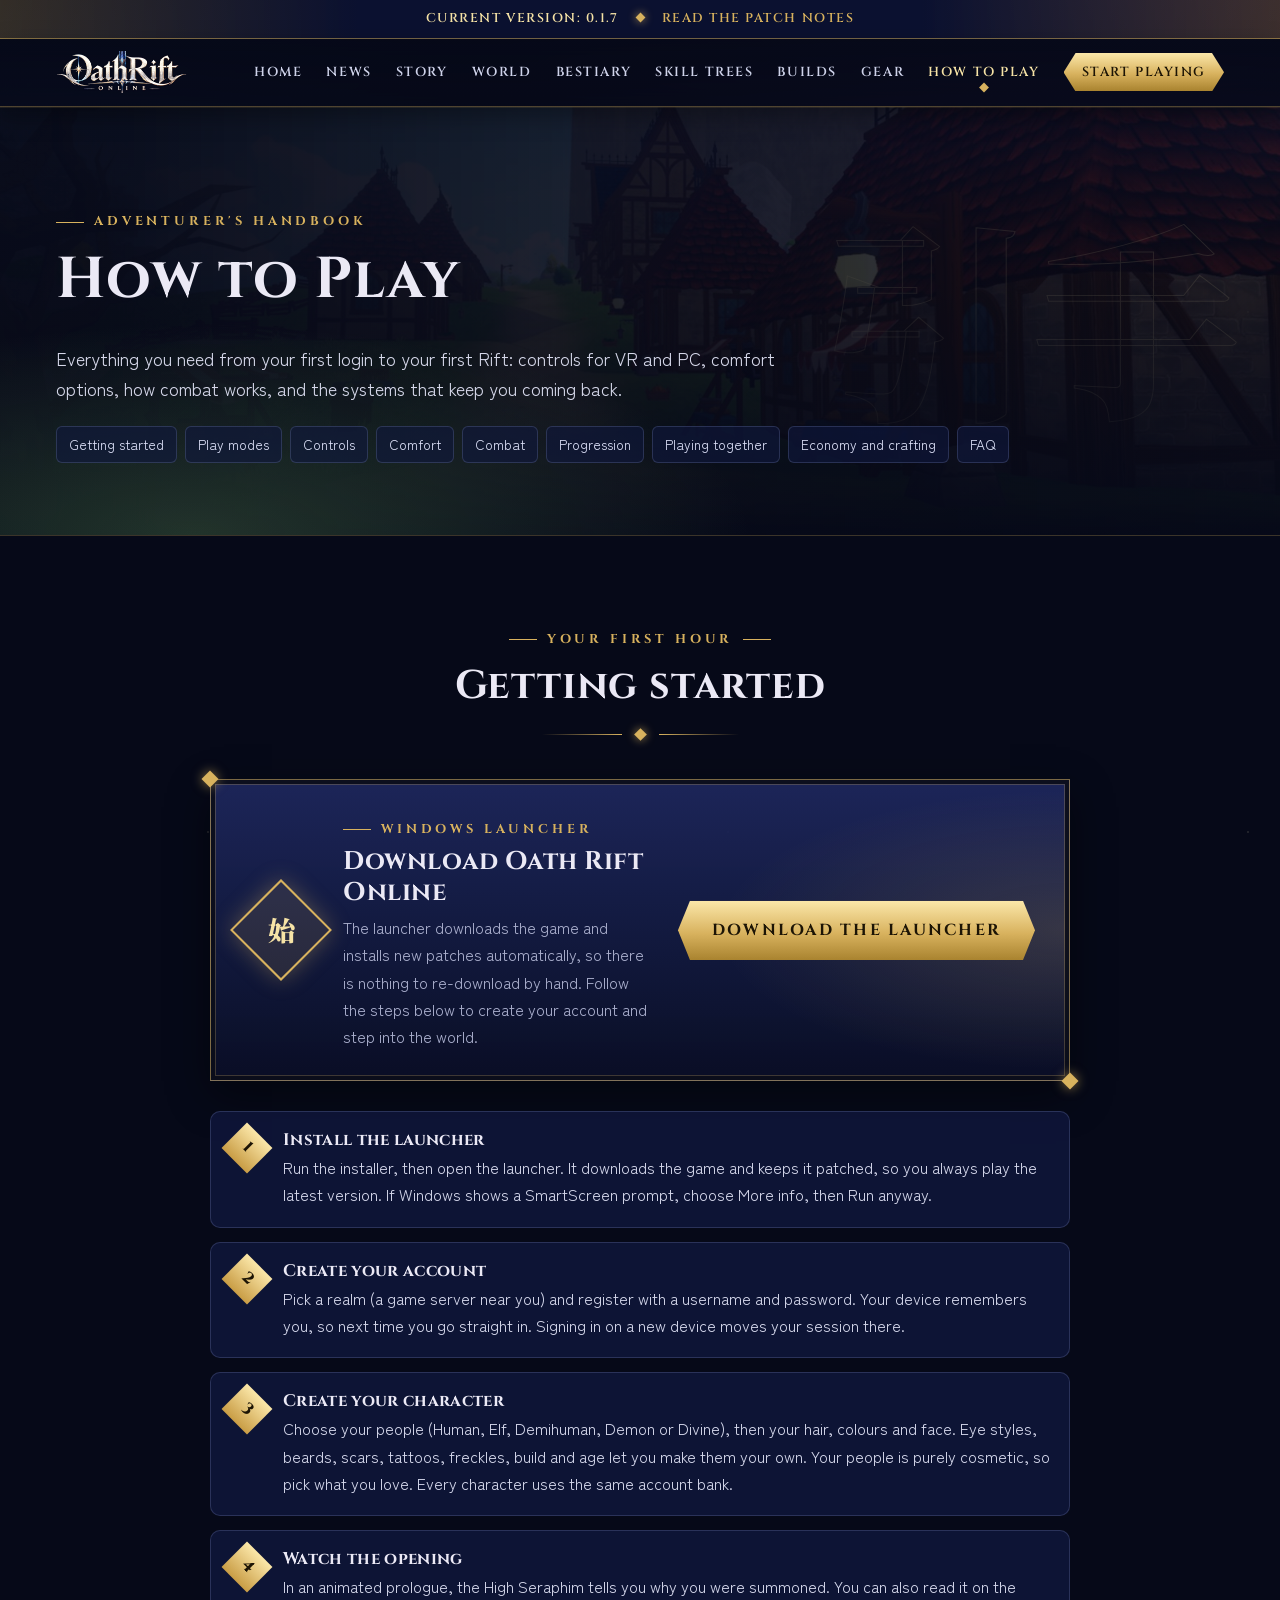
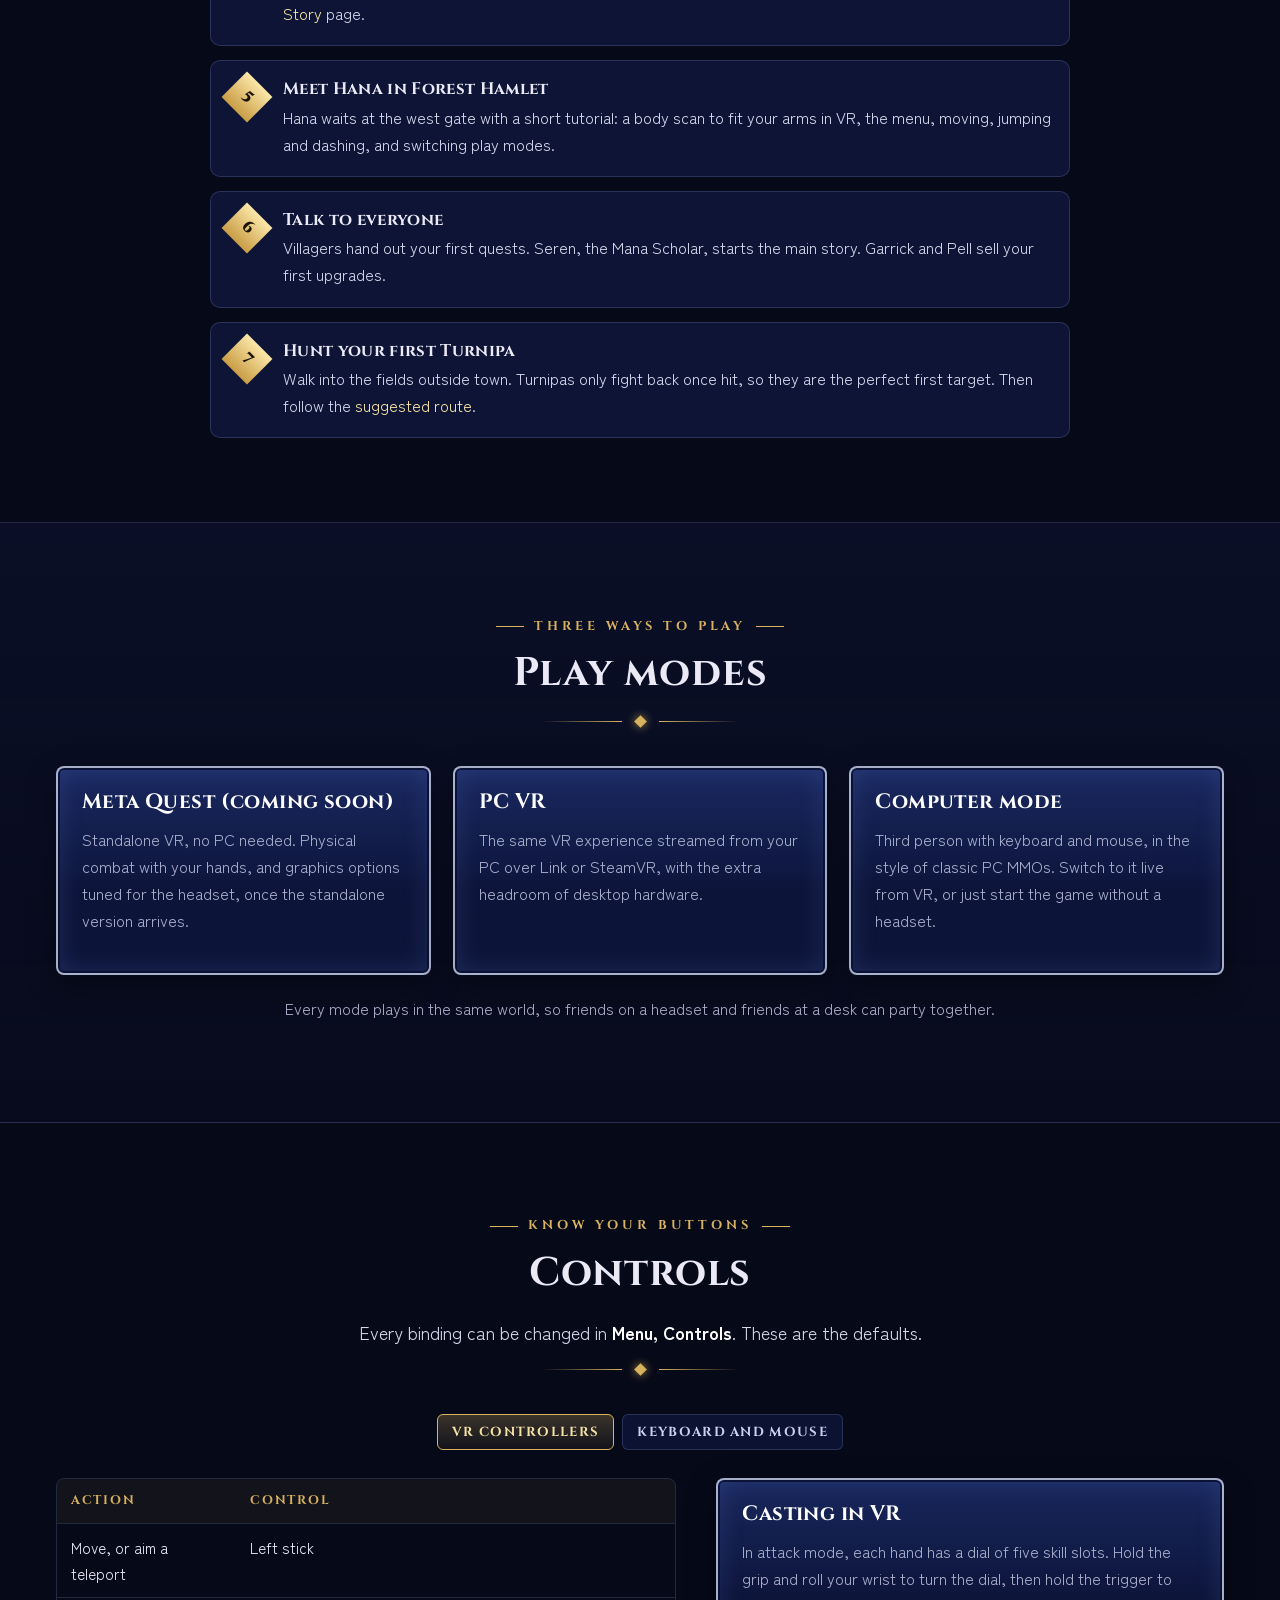
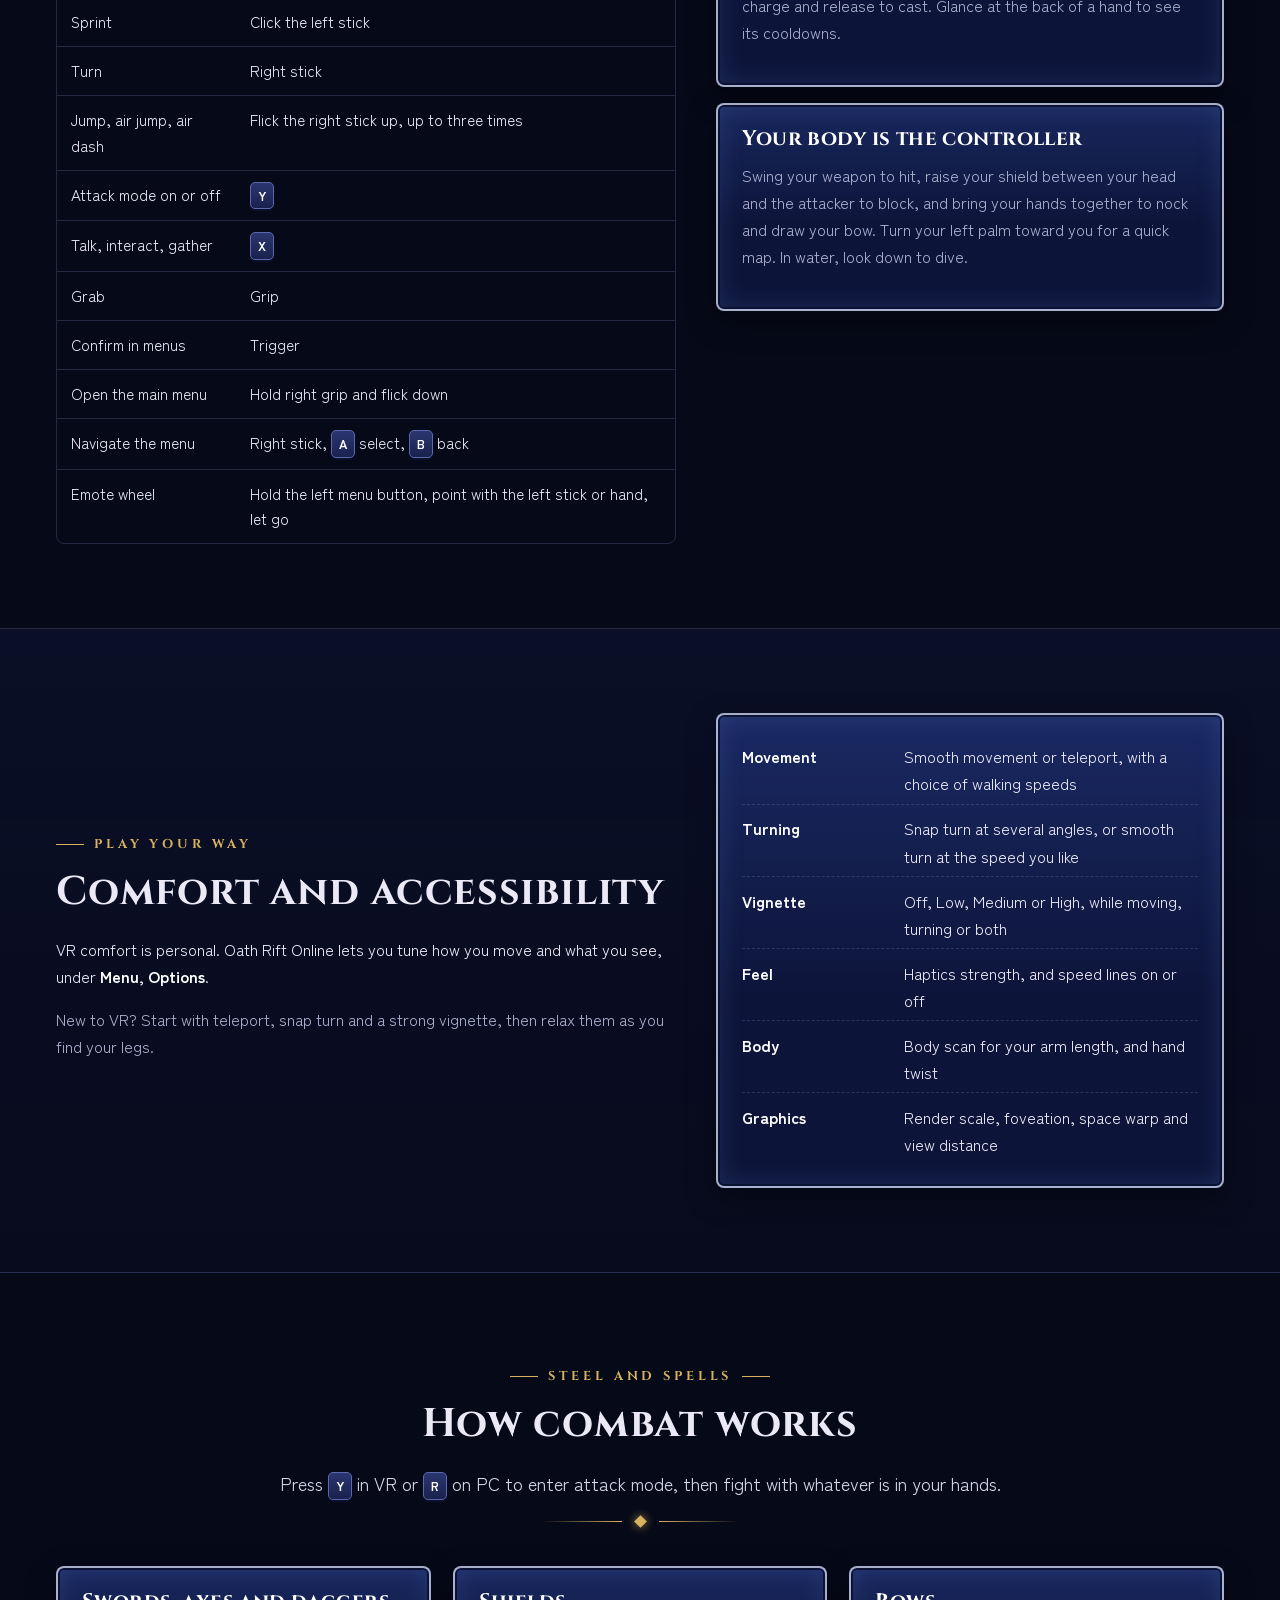
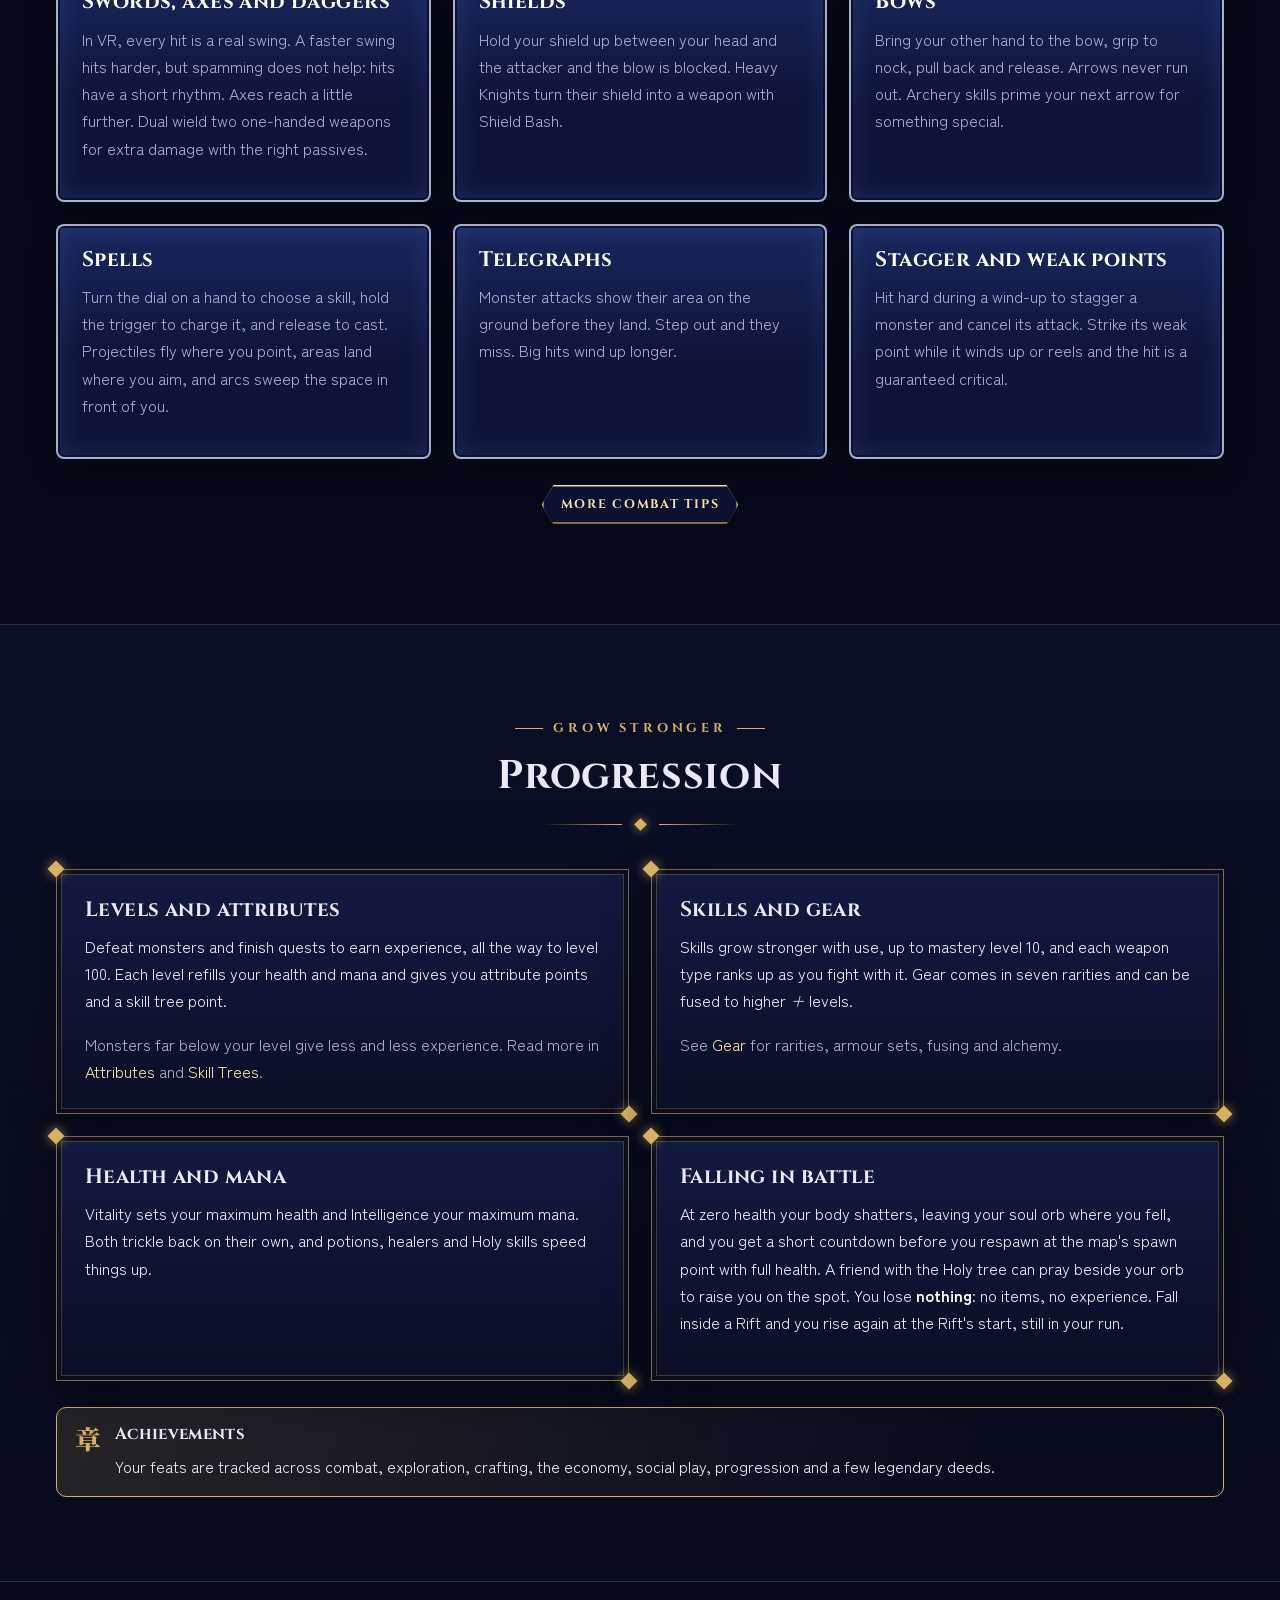
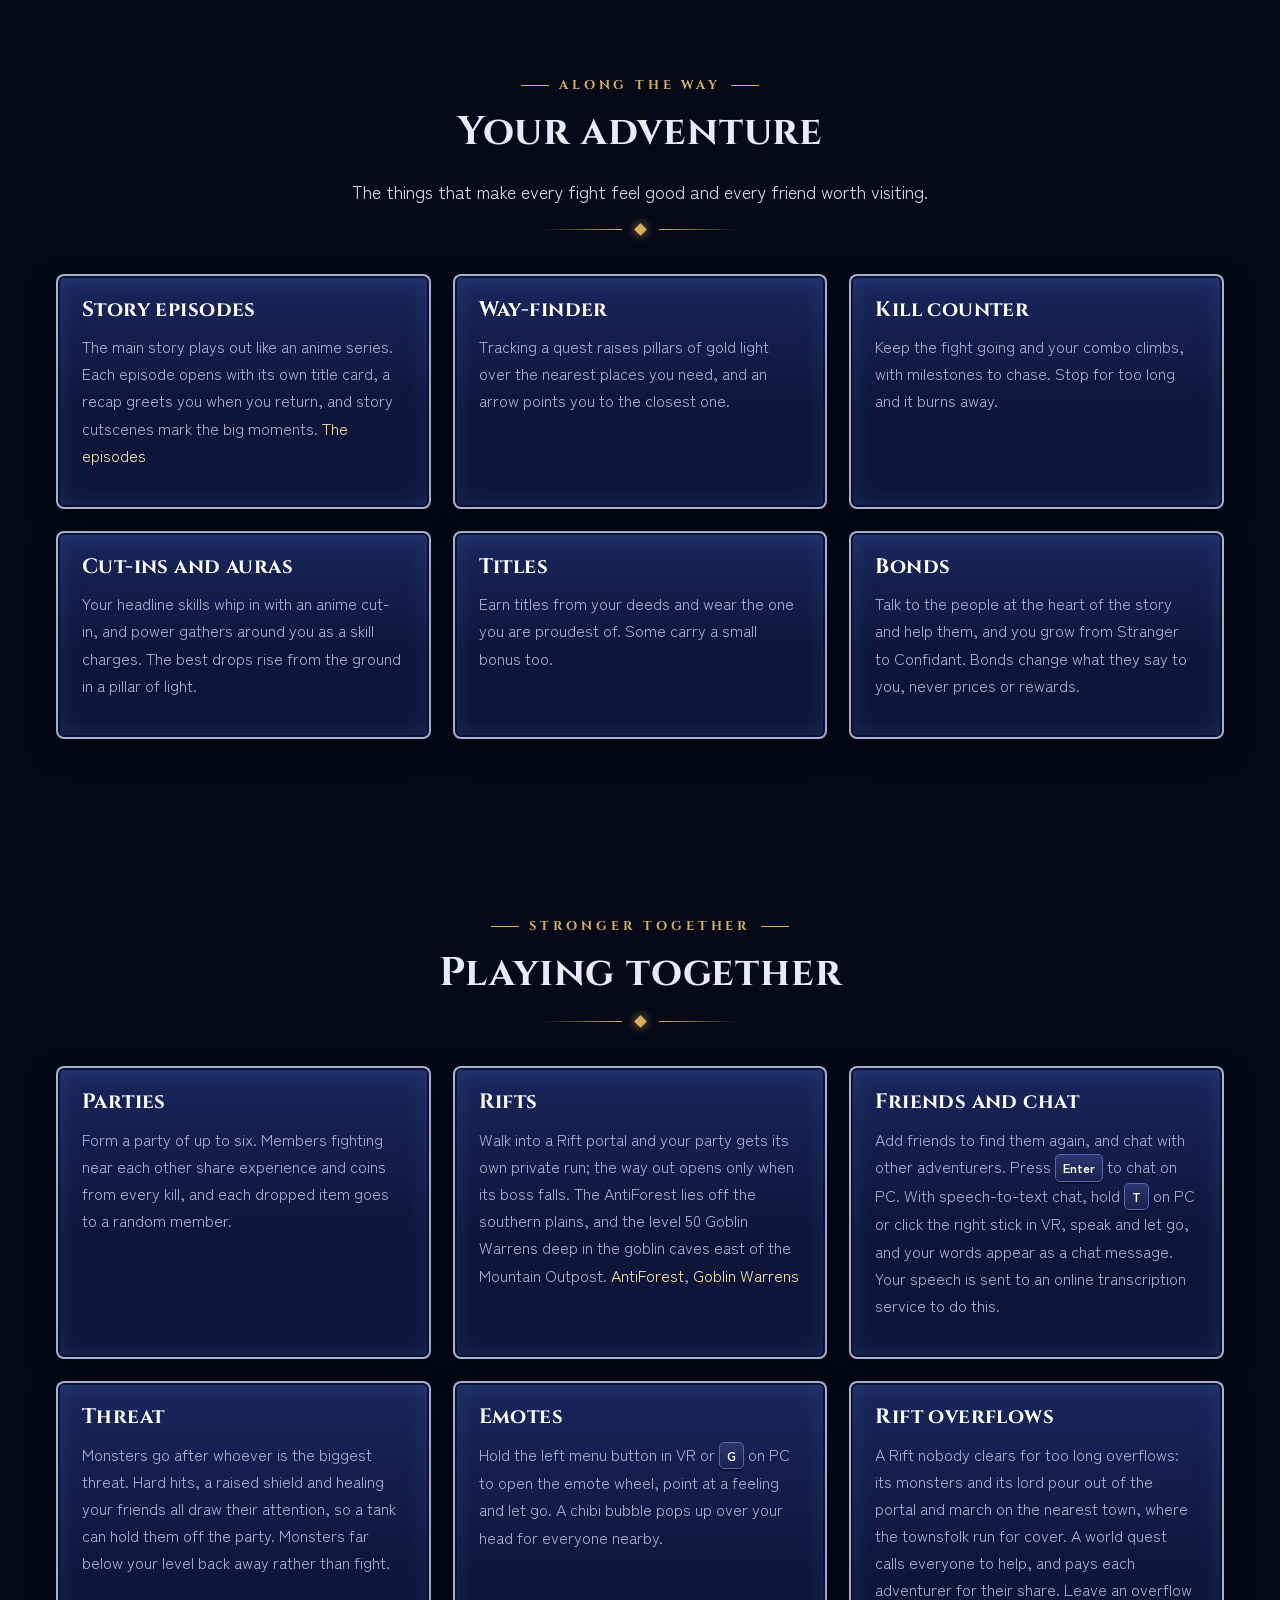
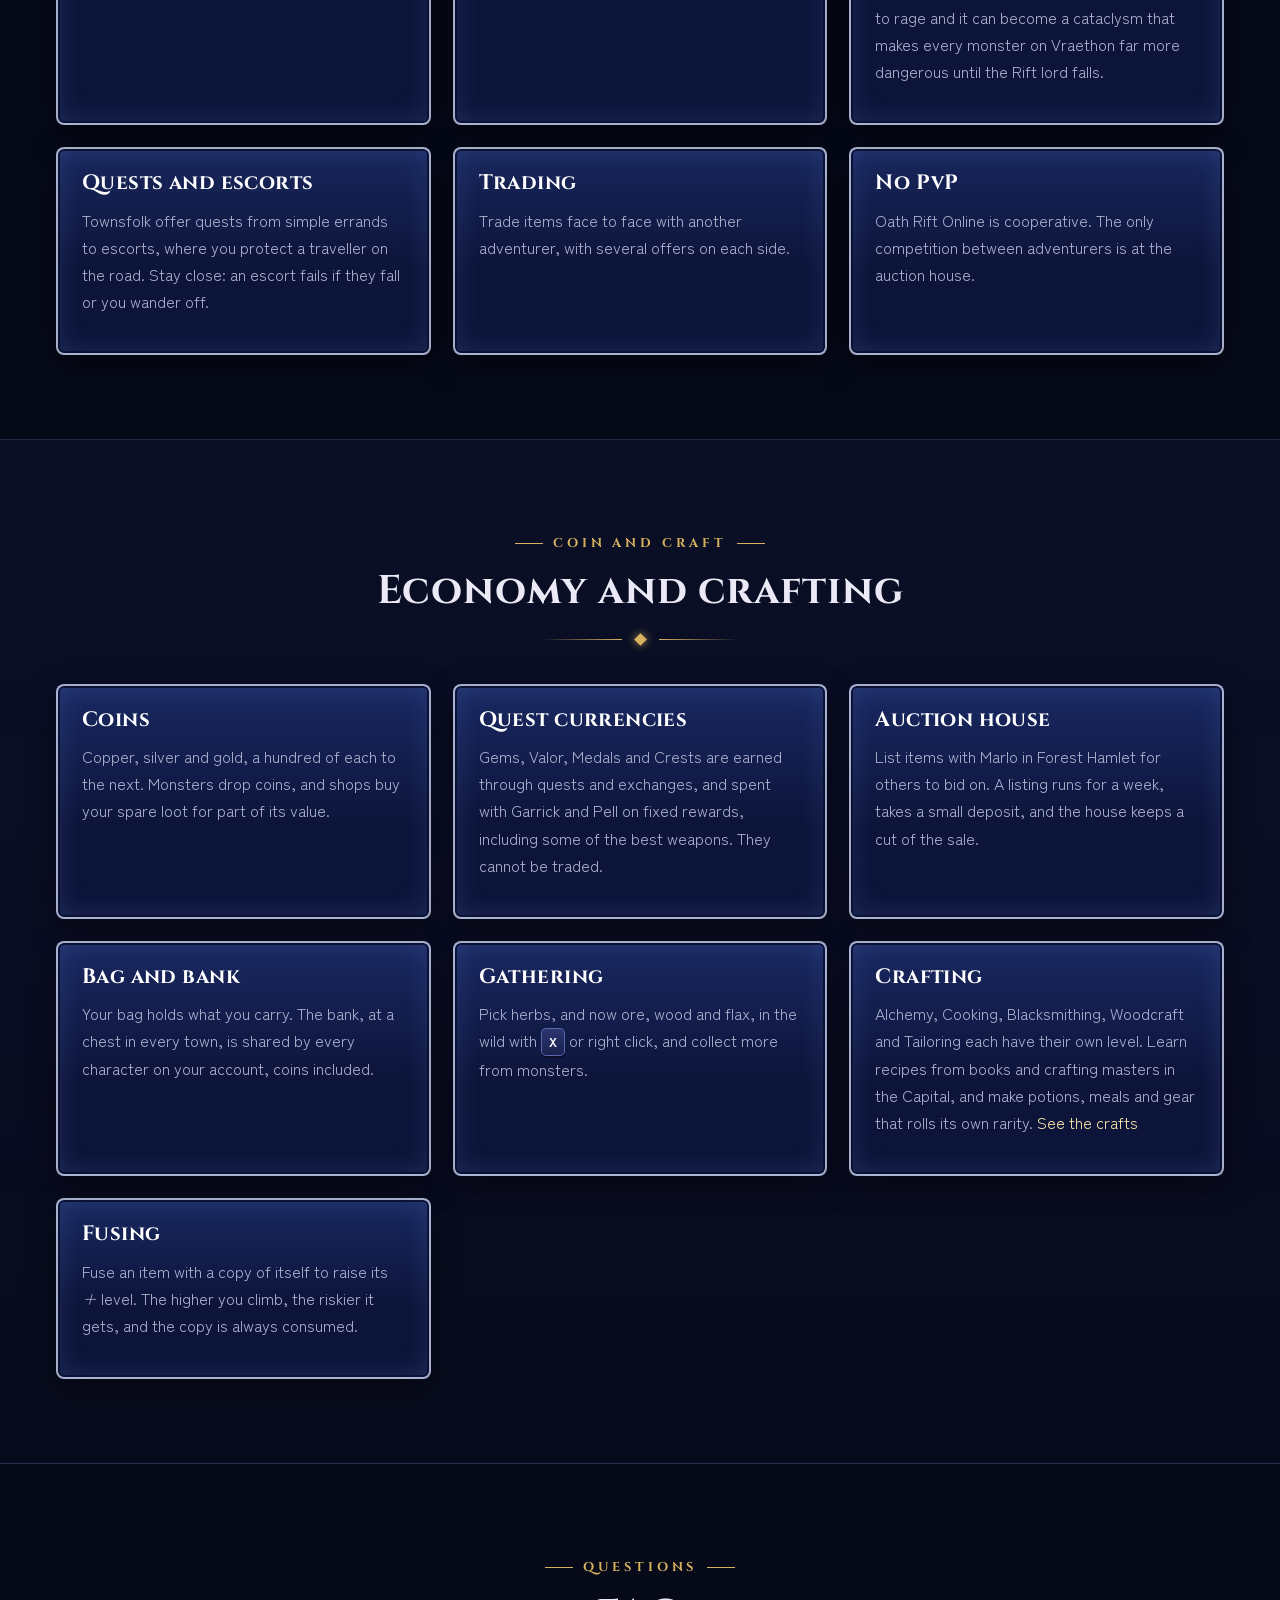
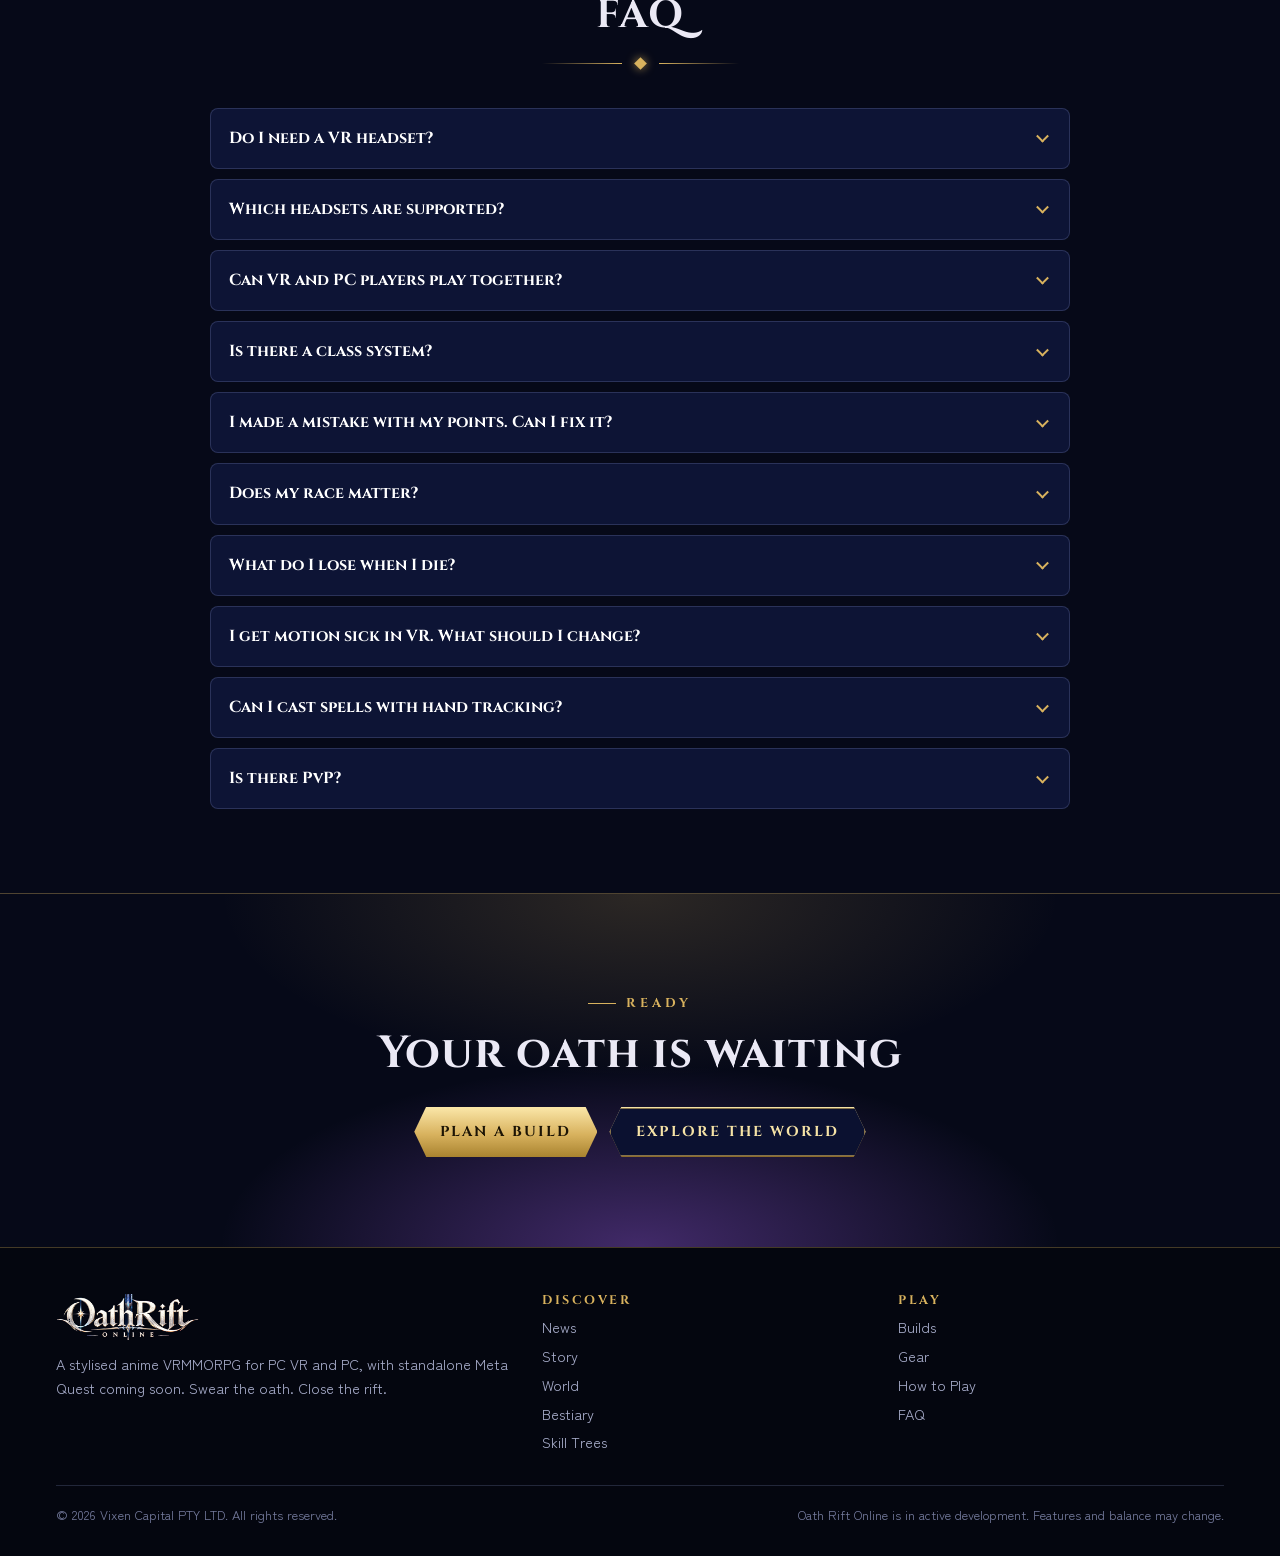
<file: guide.html>
<!doctype html>
<html lang="en">
<head>
<meta charset="utf-8">
<meta name="viewport" content="width=device-width, initial-scale=1">
<title>How to Play | Oath Rift Online</title>
<meta name="description" content="How to play Oath Rift Online: getting started, VR and PC controls, comfort settings, combat, levelling, parties, Rifts, trading, crafting and an FAQ.">
<meta property="og:title" content="How to Play | Oath Rift Online">
<meta property="og:description" content="How to play Oath Rift Online: getting started, VR and PC controls, comfort settings, combat, levelling, parties, Rifts, trading, crafting and an FAQ.">
<meta property="og:image" content="assets/img/brand/splash.jpg">
<link rel="icon" href="assets/img/brand/favicon.png">
<link rel="preconnect" href="https://fonts.googleapis.com">
<link rel="preconnect" href="https://fonts.gstatic.com" crossorigin>
<link rel="stylesheet" href="https://fonts.googleapis.com/css2?family=Cinzel:wght@500;600;700;800&family=Noto+Serif+JP:wght@700;900&family=Zen+Kaku+Gothic+New:wght@400;500;700&display=swap">
<link rel="stylesheet" href="css/site.css">
<script src="js/site.js" defer></script>
</head>
<body>
<a class="skip-link" href="#main">Skip to content</a>
<header class="site-header"><div class="container">
  <a class="brand" href="index.html"><img src="assets/img/brand/wordmark.png" alt="Oath Rift Online" width="520" height="167"></a>
  <button class="nav-toggle" aria-label="Menu" aria-expanded="false" aria-controls="nav"><span></span></button>
  <nav class="nav" id="nav" aria-label="Main">
    <a href="index.html">Home</a>
    <a href="news.html">News</a>
    <a href="story.html">Story</a>
    <a href="world.html">World</a>
    <a href="bestiary.html">Bestiary</a>
    <a href="skills.html">Skill Trees</a>
    <a href="builds.html">Builds</a>
    <a href="gear.html">Gear</a>
    <a href="guide.html">How to Play</a>
    <a class="btn btn-gold btn-sm" href="guide.html#start">Start Playing</a>
  </nav>
</div></header>

<main id="main">
  <section class="page-hero" data-realm="normal">
    <div class="bg" style="background-image: url('assets/img/world/forest-hamlet.jpg'), url('assets/img/story/cathedral.jpg');"></div>
    <span class="kanji" aria-hidden="true">手引</span>
    <div class="container">
      <p class="eyebrow">Adventurer's handbook</p>
      <h1>How to Play</h1>
      <p class="lead">Everything you need from your first login to your first Rift: controls for VR and PC, comfort options, how combat works, and the systems that keep you coming back.</p>
      <div class="toc" style="margin-top: 22px;">
        <a href="#start">Getting started</a><a href="#modes">Play modes</a><a href="#controls">Controls</a><a href="#comfort">Comfort</a><a href="#combat">Combat</a><a href="#progress">Progression</a><a href="#together">Playing together</a><a href="#economy">Economy and crafting</a><a href="#faq">FAQ</a>
      </div>
    </div>
  </section>

  <section class="section" id="start">
    <div class="container">
      <div class="section-head center reveal">
        <p class="eyebrow">Your first hour</p>
        <h2>Getting started</h2>
        <div class="divider"><span></span></div>
      </div>
      <div class="frame download reveal" id="download">
        <div class="download-mark" aria-hidden="true"><span>始</span></div>
        <div>
          <p class="eyebrow">Windows launcher</p>
          <h3>Download Oath Rift Online</h3>
          <p class="muted">The launcher downloads the game and installs new patches automatically, so there is nothing to re-download by hand. Follow the steps below to create your account and step into the world.</p>
        </div>
        <a class="btn btn-gold download-btn" href="/OathRiftLauncher_Installer_Windows_x64.exe" download>Download the launcher</a>
      </div>
      <ol class="steps reveal" style="max-width: 860px; margin: 0 auto;">
        <li><h4>Install the launcher</h4><p>Run the installer, then open the launcher. It downloads the game and keeps it patched, so you always play the latest version. If Windows shows a SmartScreen prompt, choose More info, then Run anyway.</p></li>
        <li><h4>Create your account</h4><p>Pick a realm (a game server near you) and register with a username and password. Your device remembers you, so next time you go straight in. Signing in on a new device moves your session there.</p></li>
        <li><h4>Create your character</h4><p>Choose your people (Human, Elf, Demihuman, Demon or Divine), then your hair, colours and face. Eye styles, beards, scars, tattoos, freckles, build and age<span class="version-pill" data-version="0.1.6"></span> let you make them your own. Your people is purely cosmetic, so pick what you love. Every character uses the same account bank.</p></li>
        <li><h4>Watch the opening<span class="version-pill" data-version="0.1.6"></span></h4><p>In an animated prologue, the High Seraphim tells you why you were summoned. You can also read it on the <a href="story.html">Story</a> page.</p></li>
        <li><h4>Meet Hana in Forest Hamlet</h4><p>Hana waits at the west gate with a short tutorial: a body scan to fit your arms in VR, the menu, moving, jumping and dashing, and switching play modes.</p></li>
        <li><h4>Talk to everyone</h4><p>Villagers hand out your first quests. Seren, the Mana Scholar, starts the main story. Garrick and Pell sell your first upgrades.</p></li>
        <li><h4>Hunt your first Turnipa</h4><p>Walk into the fields outside town. Turnipas only fight back once hit, so they are the perfect first target. Then follow the <a href="world.html#map">suggested route</a>.</p></li>
      </ol>
    </div>
  </section>

  <section class="section section-alt" id="modes">
    <div class="container">
      <div class="section-head center reveal">
        <p class="eyebrow">Three ways to play</p>
        <h2>Play modes</h2>
        <div class="divider"><span></span></div>
      </div>
      <div class="grid grid-3">
        <div class="window reveal"><h3>Meta Quest (coming soon)</h3><p class="muted">Standalone VR, no PC needed. Physical combat with your hands, and graphics options tuned for the headset, once the standalone version arrives.</p></div>
        <div class="window reveal"><h3>PC VR</h3><p class="muted">The same VR experience streamed from your PC over Link or SteamVR, with the extra headroom of desktop hardware.</p></div>
        <div class="window reveal"><h3>Computer mode</h3><p class="muted">Third person with keyboard and mouse, in the style of classic PC MMOs. Switch to it live from VR, or just start the game without a headset.</p></div>
      </div>
      <p class="center muted reveal" style="margin-top: 20px;">Every mode plays in the same world, so friends on a headset and friends at a desk can party together.</p>
    </div>
  </section>

  <section class="section" id="controls">
    <div class="container">
      <div class="section-head center reveal">
        <p class="eyebrow">Know your buttons</p>
        <h2>Controls</h2>
        <p class="lead">Every binding can be changed in <strong>Menu, Controls</strong>. These are the defaults.</p>
        <div class="divider"><span></span></div>
      </div>
      <div class="tabs reveal" role="tablist" aria-label="Control scheme" style="justify-content: center;">
        <button class="tab" role="tab" id="tab-vr" aria-controls="controls-vr" aria-selected="true">VR controllers</button>
        <button class="tab" role="tab" id="tab-pc" aria-controls="controls-pc" aria-selected="false">Keyboard and mouse</button>
      </div>
      <div class="tab-panel" id="controls-vr" role="tabpanel" aria-labelledby="tab-vr">
        <div class="split" style="align-items: start;">
          <div class="table-wrap">
            <table>
              <thead><tr><th>Action</th><th>Control</th></tr></thead>
              <tbody>
                <tr><td>Move, or aim a teleport</td><td>Left stick</td></tr>
                <tr><td>Sprint</td><td>Click the left stick</td></tr>
                <tr><td>Turn</td><td>Right stick</td></tr>
                <tr><td>Jump, air jump, air dash</td><td>Flick the right stick up, up to three times</td></tr>
                <tr><td>Attack mode on or off</td><td><kbd>Y</kbd></td></tr>
                <tr><td>Talk, interact, gather</td><td><kbd>X</kbd></td></tr>
                <tr><td>Grab</td><td>Grip</td></tr>
                <tr><td>Confirm in menus</td><td>Trigger</td></tr>
                <tr><td>Open the main menu</td><td>Hold right grip and flick down</td></tr>
                <tr><td>Navigate the menu</td><td>Right stick, <kbd>A</kbd> select, <kbd>B</kbd> back</td></tr>
                <tr><td>Emote wheel<span class="version-pill" data-version="0.1.7"></span></td><td>Hold the left menu button, point with the left stick or hand, let go</td></tr>
              </tbody>
            </table>
          </div>
          <div class="stack">
            <div class="window"><h3>Casting in VR</h3><p class="muted">In attack mode, each hand has a dial of five skill slots. Hold the grip and roll your wrist to turn the dial, then hold the trigger to charge and release to cast. Glance at the back of a hand to see its cooldowns.</p></div>
            <div class="window"><h3>Your body is the controller</h3><p class="muted">Swing your weapon to hit, raise your shield between your head and the attacker to block, and bring your hands together to nock and draw your bow. Turn your left palm toward you for a quick map. In water, look down to dive.</p></div>
          </div>
        </div>
      </div>
      <div class="tab-panel" id="controls-pc" role="tabpanel" aria-labelledby="tab-pc" hidden>
        <div class="split" style="align-items: start;">
          <div class="table-wrap">
            <table>
              <thead><tr><th>Action</th><th>Control</th></tr></thead>
              <tbody>
                <tr><td>Walk forward and back</td><td><kbd>W</kbd> <kbd>S</kbd></td></tr>
                <tr><td>Turn</td><td><kbd>A</kbd> <kbd>D</kbd></td></tr>
                <tr><td>Strafe</td><td><kbd>Q</kbd> <kbd>E</kbd></td></tr>
                <tr><td>Orbit the camera</td><td>Hold left mouse</td></tr>
                <tr><td>Steer with the mouse</td><td>Hold right mouse</td></tr>
                <tr><td>Run forward</td><td>Hold both mouse buttons</td></tr>
                <tr><td>Zoom</td><td>Mouse wheel</td></tr>
                <tr><td>Sprint, jump</td><td><kbd>Shift</kbd>, <kbd>Space</kbd></td></tr>
                <tr><td>Attack mode</td><td><kbd>R</kbd></td></tr>
                <tr><td>Auto-attack</td><td><kbd>V</kbd></td></tr>
                <tr><td>Cycle targets, select a target</td><td><kbd>Tab</kbd>, left click</td></tr>
                <tr><td>Interact or engage</td><td>Right click</td></tr>
                <tr><td>Left hand skills</td><td><kbd>1</kbd> to <kbd>5</kbd> (hold to charge, release to cast)</td></tr>
                <tr><td>Right hand skills</td><td><kbd>6</kbd> to <kbd>0</kbd></td></tr>
                <tr><td>Chat</td><td><kbd>Enter</kbd></td></tr>
                <tr><td>Speech-to-text chat<span class="version-pill" data-version="0.1.6"></span></td><td>Hold <kbd>T</kbd></td></tr>
                <tr><td>Emote wheel<span class="version-pill" data-version="0.1.7"></span></td><td>Hold <kbd>G</kbd>, point with the mouse, let go</td></tr>
                <tr><td>Back, cancel, menu</td><td><kbd>Esc</kbd></td></tr>
              </tbody>
            </table>
          </div>
          <div class="stack">
            <div class="window"><h3>Esc does the sensible thing</h3><p class="muted">Each press steps back one level: cancel a cast, then clear your target, then leave attack mode, then open the menu.</p></div>
            <div class="window"><h3>Classic MMO feel</h3><p class="muted">Movement and camera follow the conventions of long-running PC MMOs, so if you have played one, you already know how to play this one.</p></div>
          </div>
        </div>
      </div>
    </div>
  </section>

  <section class="section section-alt" id="comfort">
    <div class="container">
      <div class="split">
        <div class="reveal">
          <p class="eyebrow">Play your way</p>
          <h2>Comfort and accessibility</h2>
          <p>VR comfort is personal. Oath Rift Online lets you tune how you move and what you see, under <strong>Menu, Options</strong>.</p>
          <p class="muted">New to VR? Start with teleport, snap turn and a strong vignette, then relax them as you find your legs.</p>
        </div>
        <div class="window reveal">
          <ul class="services">
            <li><b>Movement</b><span>Smooth movement or teleport, with a choice of walking speeds</span></li>
            <li><b>Turning</b><span>Snap turn at several angles, or smooth turn at the speed you like</span></li>
            <li><b>Vignette</b><span>Off, Low, Medium or High, while moving, turning or both</span></li>
            <li><b>Feel</b><span>Haptics strength, and speed lines on or off</span></li>
            <li><b>Body</b><span>Body scan for your arm length, and hand twist</span></li>
            <li><b>Graphics</b><span>Render scale, foveation, space warp and view distance</span></li>
          </ul>
        </div>
      </div>
    </div>
  </section>

  <section class="section" id="combat">
    <div class="container">
      <div class="section-head center reveal">
        <p class="eyebrow">Steel and spells</p>
        <h2>How combat works</h2>
        <p class="lead">Press <kbd>Y</kbd> in VR or <kbd>R</kbd> on PC to enter attack mode, then fight with whatever is in your hands.</p>
        <div class="divider"><span></span></div>
      </div>
      <div class="grid grid-3">
        <div class="window reveal"><h3>Swords, axes and daggers</h3><p class="muted">In VR, every hit is a real swing. A faster swing hits harder, but spamming does not help: hits have a short rhythm. Axes reach a little further. Dual wield two one-handed weapons for extra damage with the right passives.</p></div>
        <div class="window reveal"><h3>Shields</h3><p class="muted">Hold your shield up between your head and the attacker and the blow is blocked. Heavy Knights turn their shield into a weapon with Shield Bash.</p></div>
        <div class="window reveal"><h3>Bows</h3><p class="muted">Bring your other hand to the bow, grip to nock, pull back and release. Arrows never run out. Archery skills prime your next arrow for something special.</p></div>
        <div class="window reveal"><h3>Spells</h3><p class="muted">Turn the dial on a hand to choose a skill, hold the trigger to charge it, and release to cast. Projectiles fly where you point, areas land where you aim, and arcs sweep the space in front of you.</p></div>
        <div class="window reveal"><h3>Telegraphs</h3><p class="muted">Monster attacks show their area on the ground before they land. Step out and they miss. Big hits wind up longer.</p></div>
        <div class="window reveal"><h3>Stagger and weak points</h3><p class="muted">Hit hard during a wind-up to stagger a monster and cancel its attack. Strike its weak point while it winds up or reels and the hit is a guaranteed critical.</p></div>
      </div>
      <p class="center reveal" style="margin-top: 26px;"><a class="btn btn-ghost btn-sm" href="bestiary.html#tips">More combat tips</a></p>
    </div>
  </section>

  <section class="section section-alt" id="progress">
    <div class="container">
      <div class="section-head center reveal">
        <p class="eyebrow">Grow stronger</p>
        <h2>Progression</h2>
        <div class="divider"><span></span></div>
      </div>
      <div class="grid grid-2">
        <div class="frame reveal">
          <h3>Levels and attributes</h3>
          <p>Defeat monsters and finish quests to earn experience, all the way to level 100. Each level refills your health and mana and gives you attribute points and a skill tree point.</p>
          <p class="muted" style="margin: 0;">Monsters far below your level give less and less experience. Read more in <a href="builds.html#attributes">Attributes</a> and <a href="skills.html">Skill Trees</a>.</p>
        </div>
        <div class="frame reveal">
          <h3>Skills and gear</h3>
          <p>Skills grow stronger with use, up to mastery level 10, and each weapon type ranks up as you fight with it<span class="version-pill" data-version="0.1.6"></span>. Gear comes in seven rarities and can be fused to higher <em>+</em> levels.</p>
          <p class="muted" style="margin: 0;">See <a href="gear.html">Gear</a> for rarities, armour sets, fusing and alchemy.</p>
        </div>
        <div class="frame reveal">
          <h3>Health and mana</h3>
          <p>Vitality sets your maximum health and Intelligence your maximum mana. Both trickle back on their own, and potions, healers and Holy skills speed things up.</p>
        </div>
        <div class="frame reveal">
          <h3>Falling in battle</h3>
          <p>At zero health your body shatters, leaving your soul orb where you fell<span class="version-pill" data-version="0.1.6"></span>, and you get a short countdown before you respawn at the map's spawn point with full health. A friend with the Holy tree can pray beside your orb to raise you on the spot. You lose <strong>nothing</strong>: no items, no experience. Fall inside a Rift and you rise again at the Rift's start, still in your run.</p>
        </div>
      </div>
      <div class="callout reveal" style="margin-top: 26px;">
        <span class="mark">章</span>
        <div><h4>Achievements</h4><p>Your feats are tracked across combat, exploration, crafting, the economy, social play, progression and a few legendary deeds.</p></div>
      </div>
    </div>
  </section>

  <section class="section" id="adventure">
    <div class="container">
      <div class="section-head center reveal">
        <p class="eyebrow">Along the way</p>
        <h2>Your adventure <span class="version-pill" data-version="0.1.6"></span></h2>
        <p class="lead">The things that make every fight feel good and every friend worth visiting.</p>
        <div class="divider"><span></span></div>
      </div>
      <div class="grid grid-3">
        <div class="window reveal"><h3>Story episodes</h3><p class="muted">The main story plays out like an anime series. Each episode opens with its own title card, a recap greets you when you return, and story cutscenes mark the big moments. <a href="story.html#episodes">The episodes</a></p></div>
        <div class="window reveal"><h3>Way-finder</h3><p class="muted">Tracking a quest raises pillars of gold light over the nearest places you need, and an arrow points you to the closest one.</p></div>
        <div class="window reveal"><h3>Kill counter</h3><p class="muted">Keep the fight going and your combo climbs, with milestones to chase. Stop for too long and it burns away.</p></div>
        <div class="window reveal"><h3>Cut-ins and auras</h3><p class="muted">Your headline skills whip in with an anime cut-in, and power gathers around you as a skill charges. The best drops rise from the ground in a pillar of light.</p></div>
        <div class="window reveal"><h3>Titles</h3><p class="muted">Earn titles from your deeds and wear the one you are proudest of. Some carry a small bonus too.</p></div>
        <div class="window reveal"><h3>Bonds</h3><p class="muted">Talk to the people at the heart of the story and help them, and you grow from Stranger to Confidant. Bonds change what they say to you, never prices or rewards.</p></div>
      </div>
    </div>
  </section>

  <section class="section" id="together">
    <div class="container">
      <div class="section-head center reveal">
        <p class="eyebrow">Stronger together</p>
        <h2>Playing together</h2>
        <div class="divider"><span></span></div>
      </div>
      <div class="grid grid-3">
        <div class="window reveal"><h3>Parties</h3><p class="muted">Form a party of up to six. Members fighting near each other share experience and coins from every kill, and each dropped item goes to a random member.</p></div>
        <div class="window reveal"><h3>Rifts</h3><p class="muted">Walk into a Rift portal and your party gets its own private run; the way out opens only when its boss falls. The AntiForest lies off the southern plains, and the level 50 Goblin Warrens<span class="version-pill" data-version="0.1.6"></span> deep in the goblin caves east of the Mountain Outpost. <a href="world.html#rift">AntiForest</a>, <a href="world.html#goblin-warrens">Goblin Warrens</a></p></div>
        <div class="window reveal"><h3>Friends and chat</h3><p class="muted">Add friends to find them again, and chat with other adventurers. Press <kbd>Enter</kbd> to chat on PC. With speech-to-text chat<span class="version-pill" data-version="0.1.6"></span>, hold <kbd>T</kbd> on PC or click the right stick in VR, speak and let go, and your words appear as a chat message. Your speech is sent to an online transcription service to do this.</p></div>
        <div class="window reveal"><h3>Threat <span class="version-pill" data-version="0.1.7"></span></h3><p class="muted">Monsters go after whoever is the biggest threat. Hard hits, a raised shield and healing your friends all draw their attention, so a tank can hold them off the party. Monsters far below your level back away rather than fight.</p></div>
        <div class="window reveal"><h3>Emotes <span class="version-pill" data-version="0.1.7"></span></h3><p class="muted">Hold the left menu button in VR or <kbd>G</kbd> on PC to open the emote wheel, point at a feeling and let go. A chibi bubble pops up over your head for everyone nearby.</p></div>
        <div class="window reveal" id="overflows"><h3>Rift overflows <span class="version-pill" data-version="0.1.7"></span></h3><p class="muted">A Rift nobody clears for too long overflows: its monsters and its lord pour out of the portal and march on the nearest town, where the townsfolk run for cover. A world quest calls everyone to help, and pays each adventurer for their share. Leave an overflow to rage and it can become a cataclysm that makes every monster on Vraethon far more dangerous until the Rift lord falls.</p></div>
        <div class="window reveal"><h3>Quests and escorts</h3><p class="muted">Townsfolk offer quests from simple errands to escorts, where you protect a traveller on the road. Stay close: an escort fails if they fall or you wander off.</p></div>
        <div class="window reveal"><h3>Trading</h3><p class="muted">Trade items face to face with another adventurer, with several offers on each side.</p></div>
        <div class="window reveal"><h3>No PvP</h3><p class="muted">Oath Rift Online is cooperative. The only competition between adventurers is at the auction house.</p></div>
      </div>
    </div>
  </section>

  <section class="section section-alt" id="economy">
    <div class="container">
      <div class="section-head center reveal">
        <p class="eyebrow">Coin and craft</p>
        <h2>Economy and crafting</h2>
        <div class="divider"><span></span></div>
      </div>
      <div class="grid grid-3">
        <div class="window reveal"><h3>Coins</h3><p class="muted">Copper, silver and gold, a hundred of each to the next. Monsters drop coins, and shops buy your spare loot for part of its value.</p></div>
        <div class="window reveal"><h3>Quest currencies</h3><p class="muted">Gems, Valor, Medals and Crests are earned through quests and exchanges, and spent with Garrick and Pell on fixed rewards, including some of the best weapons. They cannot be traded.</p></div>
        <div class="window reveal"><h3>Auction house</h3><p class="muted">List items with Marlo in Forest Hamlet for others to bid on. A listing runs for a week, takes a small deposit, and the house keeps a cut of the sale.</p></div>
        <div class="window reveal"><h3>Bag and bank</h3><p class="muted">Your bag holds what you carry. The bank, at a chest in every town, is shared by every character on your account, coins included.</p></div>
        <div class="window reveal"><h3>Gathering</h3><p class="muted">Pick herbs, and now ore, wood and flax<span class="version-pill" data-version="0.1.6"></span>, in the wild with <kbd>X</kbd> or right click, and collect more from monsters.</p></div>
        <div class="window reveal" id="crafting"><h3>Crafting <span class="version-pill" data-version="0.1.6"></span></h3><p class="muted">Alchemy, Cooking, Blacksmithing, Woodcraft and Tailoring each have their own level. Learn recipes from books and crafting masters in the Capital, and make potions, meals and gear that rolls its own rarity. <a href="gear.html#crafting">See the crafts</a></p></div>
        <div class="window reveal"><h3>Fusing</h3><p class="muted">Fuse an item with a copy of itself to raise its <em>+</em> level. The higher you climb, the riskier it gets, and the copy is always consumed.</p></div>
      </div>
    </div>
  </section>

  <section class="section" id="faq">
    <div class="container">
      <div class="section-head center reveal">
        <p class="eyebrow">Questions</p>
        <h2>FAQ</h2>
        <div class="divider"><span></span></div>
      </div>
      <div class="faq reveal" style="max-width: 860px; margin: 0 auto;">
        <details><summary>Do I need a VR headset?</summary><div>No. Without a headset the game starts in Computer mode with keyboard and mouse. With one, you can switch between VR and Computer mode while you play.</div></details>
        <details><summary>Which headsets are supported?</summary><div>PC VR headsets over Link or SteamVR, including Meta Quest. Standalone Meta Quest is coming soon.</div></details>
        <details><summary>Can VR and PC players play together?</summary><div>Yes. Everyone shares the same world, parties, trading and auction house, whatever mode they play in.</div></details>
        <details><summary>Is there a class system?</summary><div>No. Everyone starts with Magic, Swordsmanship and Archery, and can unlock Heavy Knight, Holy, Draining Fang, Way of the Assassin, Lady Luck and Axeman<span class="version-pill" data-version="0.1.6"></span> with tomes. Mix them freely. See <a href="builds.html">Builds</a>.</div></details>
        <details><summary>I made a mistake with my points. Can I fix it?</summary><div>Yes. The Tome of Forgetting refunds your skill tree points and the Tome of Renewal refunds your attribute points. Pell in Forest Hamlet sells both.</div></details>
        <details><summary>Does my race matter?</summary><div>Only for looks. Every people plays the same, so pick the one you like.</div></details>
        <details><summary>What do I lose when I die?</summary><div>Nothing. You respawn after a short countdown with full health and keep your items and experience.</div></details>
        <details><summary>I get motion sick in VR. What should I change?</summary><div>Switch to teleport movement and snap turning, and set the comfort vignette to High in Menu, Options. You can relax these later.</div></details>
        <details><summary>Can I cast spells with hand tracking?</summary><div>Not yet. Casting uses controllers today.</div></details>
        <details><summary>Is there PvP?</summary><div>No. Oath Rift Online is a cooperative game.</div></details>
      </div>
    </div>
  </section>

  <section class="cta-band">
    <div class="container">
      <p class="eyebrow">Ready</p>
      <h2>Your oath is waiting</h2>
      <div class="hero-actions" style="justify-content: center;">
        <a class="btn btn-gold" href="builds.html">Plan a build</a>
        <a class="btn btn-ghost" href="world.html">Explore the world</a>
      </div>
    </div>
  </section>
</main>

<footer class="site-footer"><div class="container">
  <div class="footer-grid">
    <div>
      <img src="assets/img/brand/wordmark.png" alt="Oath Rift Online" width="520" height="167">
      <p>A stylised anime VRMMORPG for PC VR and PC, with standalone Meta Quest coming soon. Swear the oath. Close the rift.</p>
    </div>
    <div>
      <h4>Discover</h4>
      <ul><li><a href="news.html">News</a></li><li><a href="story.html">Story</a></li><li><a href="world.html">World</a></li><li><a href="bestiary.html">Bestiary</a></li><li><a href="skills.html">Skill Trees</a></li></ul>
    </div>
    <div>
      <h4>Play</h4>
      <ul><li><a href="builds.html">Builds</a></li><li><a href="gear.html">Gear</a></li><li><a href="guide.html">How to Play</a></li><li><a href="guide.html#faq">FAQ</a></li></ul>
    </div>
  </div>
  <div class="footer-bottom">
    <span>&copy; 2026 Vixen Capital PTY LTD. All rights reserved.</span>
    <span>Oath Rift Online is in active development. Features and balance may change.</span>
  </div>
</div></footer>
</body>
</html>
</file>
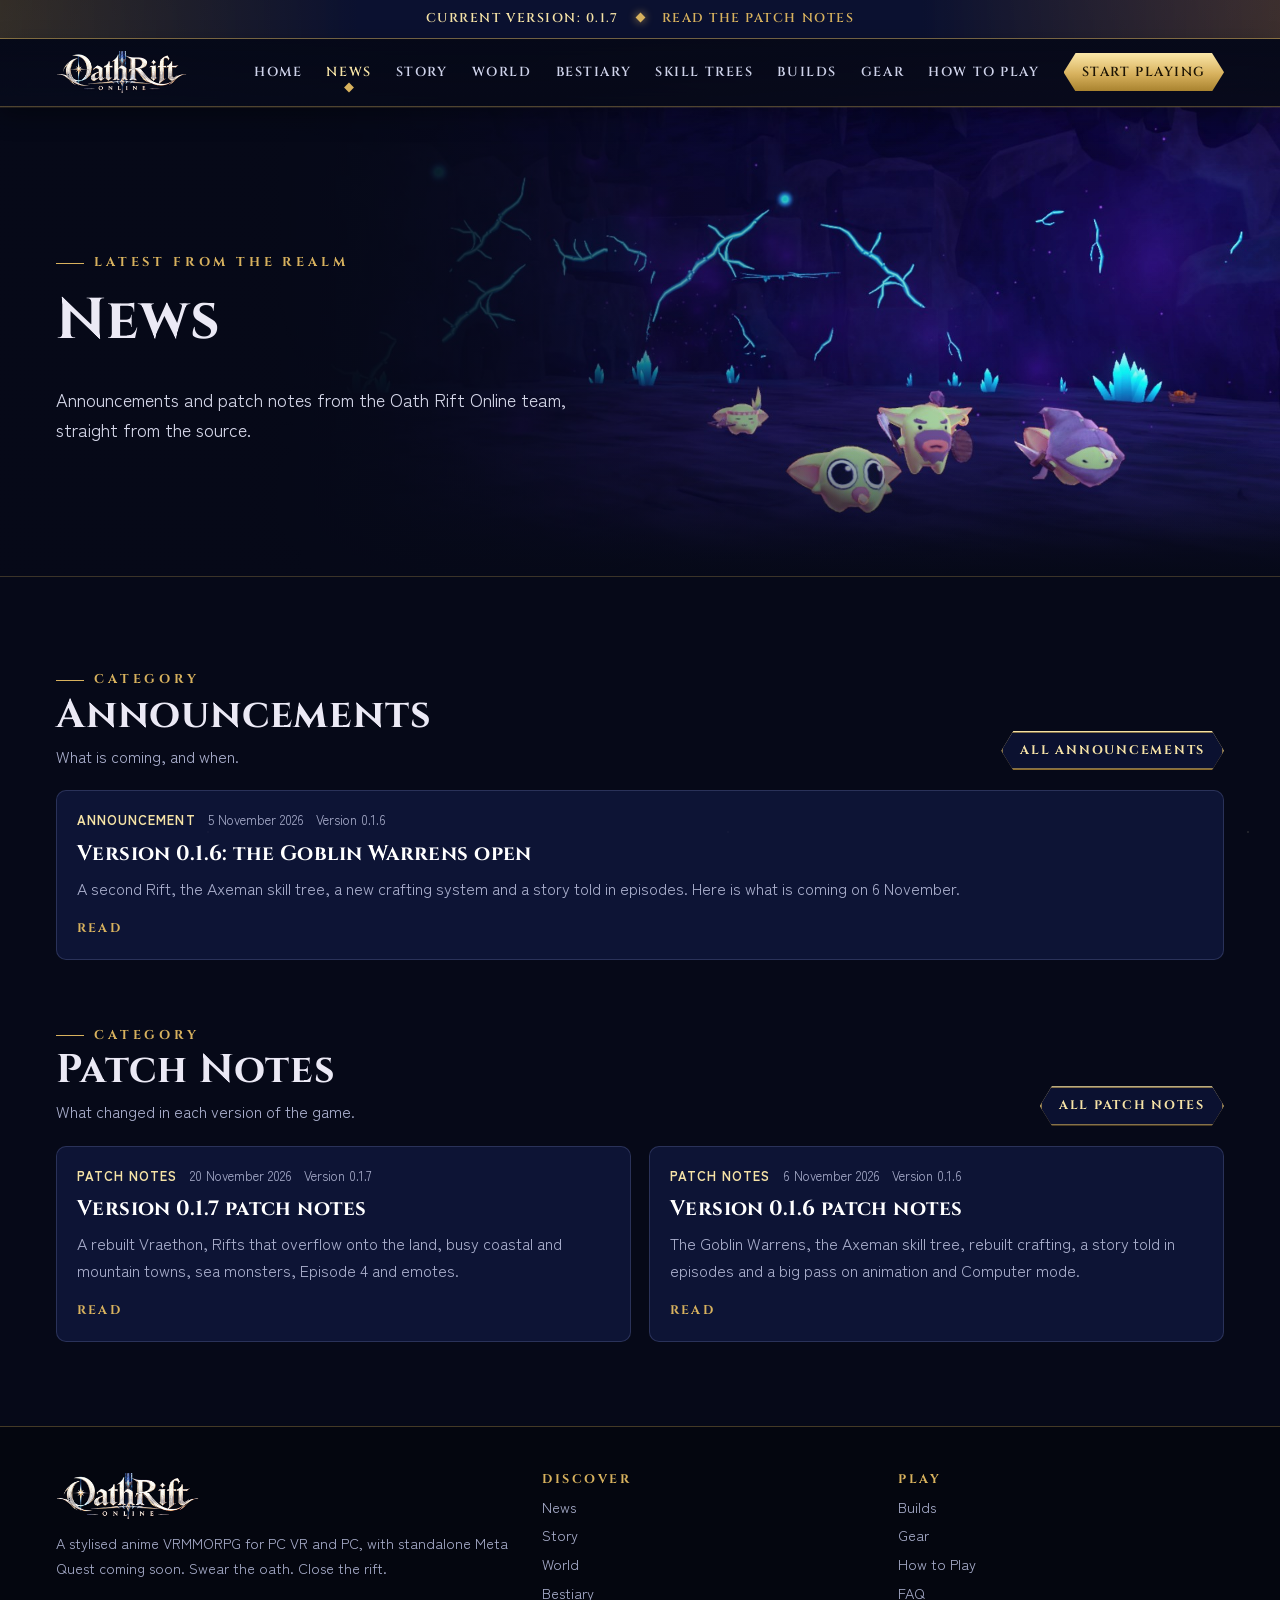
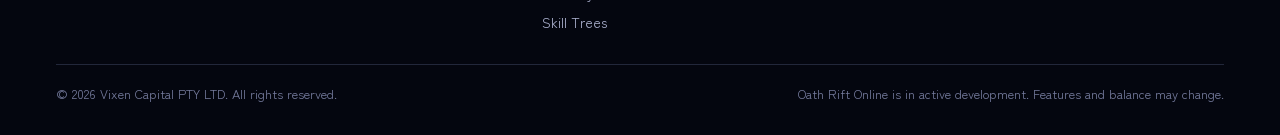
<file: news.html>
<!doctype html>
<html lang="en">
<head>
<meta charset="utf-8">
<meta name="viewport" content="width=device-width, initial-scale=1">
<title>News | Oath Rift Online</title>
<meta name="description" content="Announcements and patch notes for Oath Rift Online.">
<meta property="og:title" content="News | Oath Rift Online">
<meta property="og:description" content="Announcements and patch notes for Oath Rift Online.">
<meta property="og:url" content="https://oathrift.com/news.html">
<meta property="og:image" content="https://oathrift.com/assets/img/banners/news.jpg">
<link rel="icon" href="assets/img/brand/favicon.png">
<link rel="preconnect" href="https://fonts.googleapis.com">
<link rel="preconnect" href="https://fonts.gstatic.com" crossorigin>
<link rel="stylesheet" href="https://fonts.googleapis.com/css2?family=Cinzel:wght@500;600;700;800&family=Noto+Serif+JP:wght@700;900&family=Zen+Kaku+Gothic+New:wght@400;500;700&display=swap">
<link rel="stylesheet" href="css/site.css">
<script src="js/site.js" defer></script>
</head>
<body>
<a class="skip-link" href="#main">Skip to content</a>
<header class="site-header"><div class="container">
  <a class="brand" href="index.html"><img src="assets/img/brand/wordmark.png" alt="Oath Rift Online" width="520" height="167"></a>
  <button class="nav-toggle" aria-label="Menu" aria-expanded="false" aria-controls="nav"><span></span></button>
  <nav class="nav" id="nav" aria-label="Main">
    <a href="index.html">Home</a>
    <a href="news.html">News</a>
    <a href="story.html">Story</a>
    <a href="world.html">World</a>
    <a href="bestiary.html">Bestiary</a>
    <a href="skills.html">Skill Trees</a>
    <a href="builds.html">Builds</a>
    <a href="gear.html">Gear</a>
    <a href="guide.html">How to Play</a>
    <a class="btn btn-gold btn-sm" href="guide.html#start">Start Playing</a>
  </nav>
</div></header>

<main id="main">
  <section class="page-hero" data-realm="demon">
    <div class="bg banner" style="background-image: url('assets/img/banners/news.jpg');"></div>
    <div class="container">
      <p class="eyebrow">Latest from the realm</p>
      <h1>News</h1>
      <p class="lead">Announcements and patch notes from the Oath Rift Online team, straight from the source.</p>
    </div>
  </section>

  <section class="section">
    <div class="container">
      <div class="news-category" id="announcements">
        <div class="news-category-head reveal">
          <div>
            <p class="eyebrow">Category</p>
            <h2>Announcements</h2>
            <p class="muted">What is coming, and when.</p>
          </div>
          <a class="btn btn-ghost btn-sm" href="news/announcements.html">All announcements</a>
        </div>
        <div class="news-list">
          <a class="card news-card reveal" href="news/announcement-0.1.6.html">
            <div class="card-body">
              <p class="news-meta"><span class="tag">Announcement</span><span>5 November 2026</span><span>Version 0.1.6</span></p>
              <h3>Version 0.1.6: the Goblin Warrens open</h3>
              <p class="muted">A second Rift, the Axeman skill tree, a new crafting system and a story told in episodes. Here is what is coming on 6 November.</p>
              <span class="more">Read</span>
            </div>
          </a>
        </div>
      </div>

      <div class="news-category" id="patch-notes">
        <div class="news-category-head reveal">
          <div>
            <p class="eyebrow">Category</p>
            <h2>Patch Notes</h2>
            <p class="muted">What changed in each version of the game.</p>
          </div>
          <a class="btn btn-ghost btn-sm" href="news/patch-notes.html">All patch notes</a>
        </div>
        <div class="news-list">
          <a class="card news-card reveal" href="news/patch-0.1.7.html">
            <div class="card-body">
              <p class="news-meta"><span class="tag">Patch Notes</span><span>20 November 2026</span><span>Version 0.1.7</span></p>
              <h3>Version 0.1.7 patch notes</h3>
              <p class="muted">A rebuilt Vraethon, Rifts that overflow onto the land, busy coastal and mountain towns, sea monsters, Episode 4 and emotes.</p>
              <span class="more">Read</span>
            </div>
          </a>
          <a class="card news-card reveal" href="news/patch-0.1.6.html">
            <div class="card-body">
              <p class="news-meta"><span class="tag">Patch Notes</span><span>6 November 2026</span><span>Version 0.1.6</span></p>
              <h3>Version 0.1.6 patch notes</h3>
              <p class="muted">The Goblin Warrens, the Axeman skill tree, rebuilt crafting, a story told in episodes and a big pass on animation and Computer mode.</p>
              <span class="more">Read</span>
            </div>
          </a>
        </div>
      </div>
    </div>
  </section>
</main>

<footer class="site-footer"><div class="container">
  <div class="footer-grid">
    <div>
      <img src="assets/img/brand/wordmark.png" alt="Oath Rift Online" width="520" height="167">
      <p>A stylised anime VRMMORPG for PC VR and PC, with standalone Meta Quest coming soon. Swear the oath. Close the rift.</p>
    </div>
    <div>
      <h4>Discover</h4>
      <ul><li><a href="news.html">News</a></li><li><a href="story.html">Story</a></li><li><a href="world.html">World</a></li><li><a href="bestiary.html">Bestiary</a></li><li><a href="skills.html">Skill Trees</a></li></ul>
    </div>
    <div>
      <h4>Play</h4>
      <ul><li><a href="builds.html">Builds</a></li><li><a href="gear.html">Gear</a></li><li><a href="guide.html">How to Play</a></li><li><a href="guide.html#faq">FAQ</a></li></ul>
    </div>
  </div>
  <div class="footer-bottom">
    <span>&copy; 2026 Vixen Capital PTY LTD. All rights reserved.</span>
    <span>Oath Rift Online is in active development. Features and balance may change.</span>
  </div>
</div></footer>
</body>
</html>
</file>
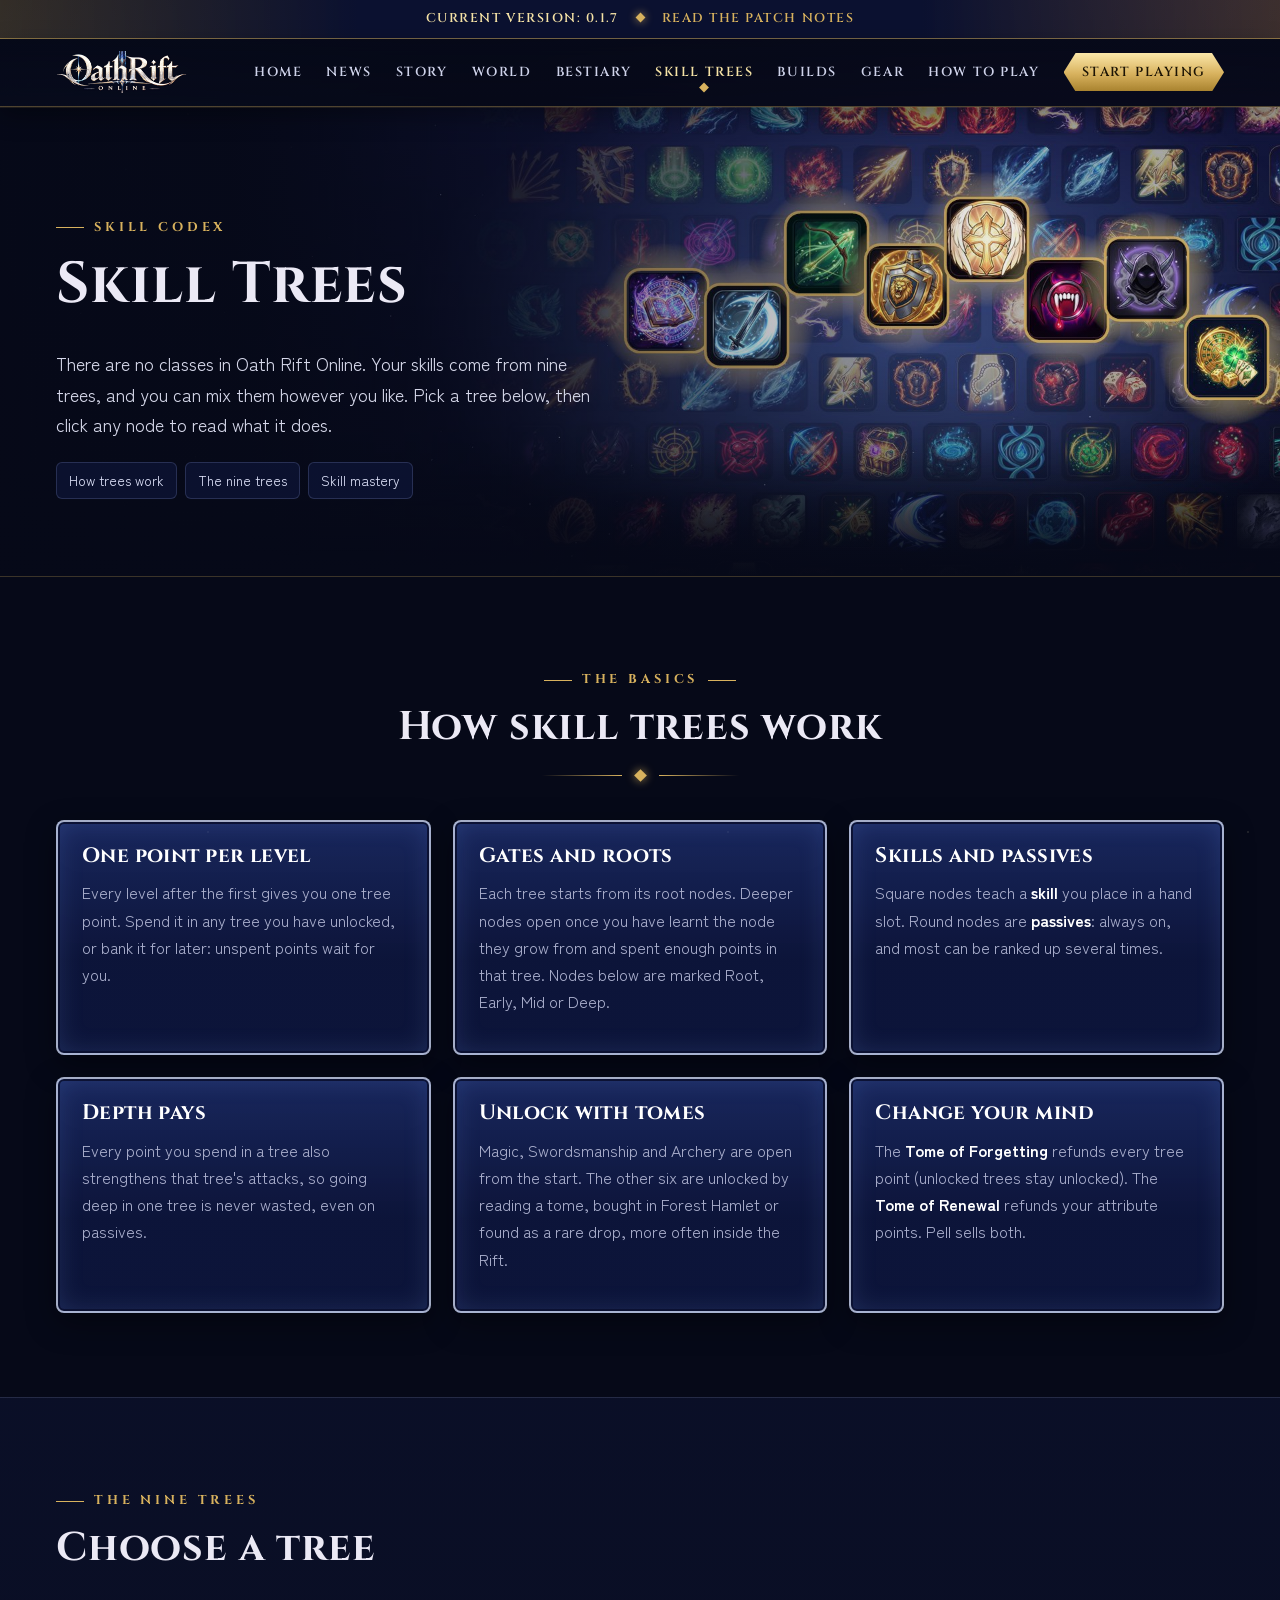
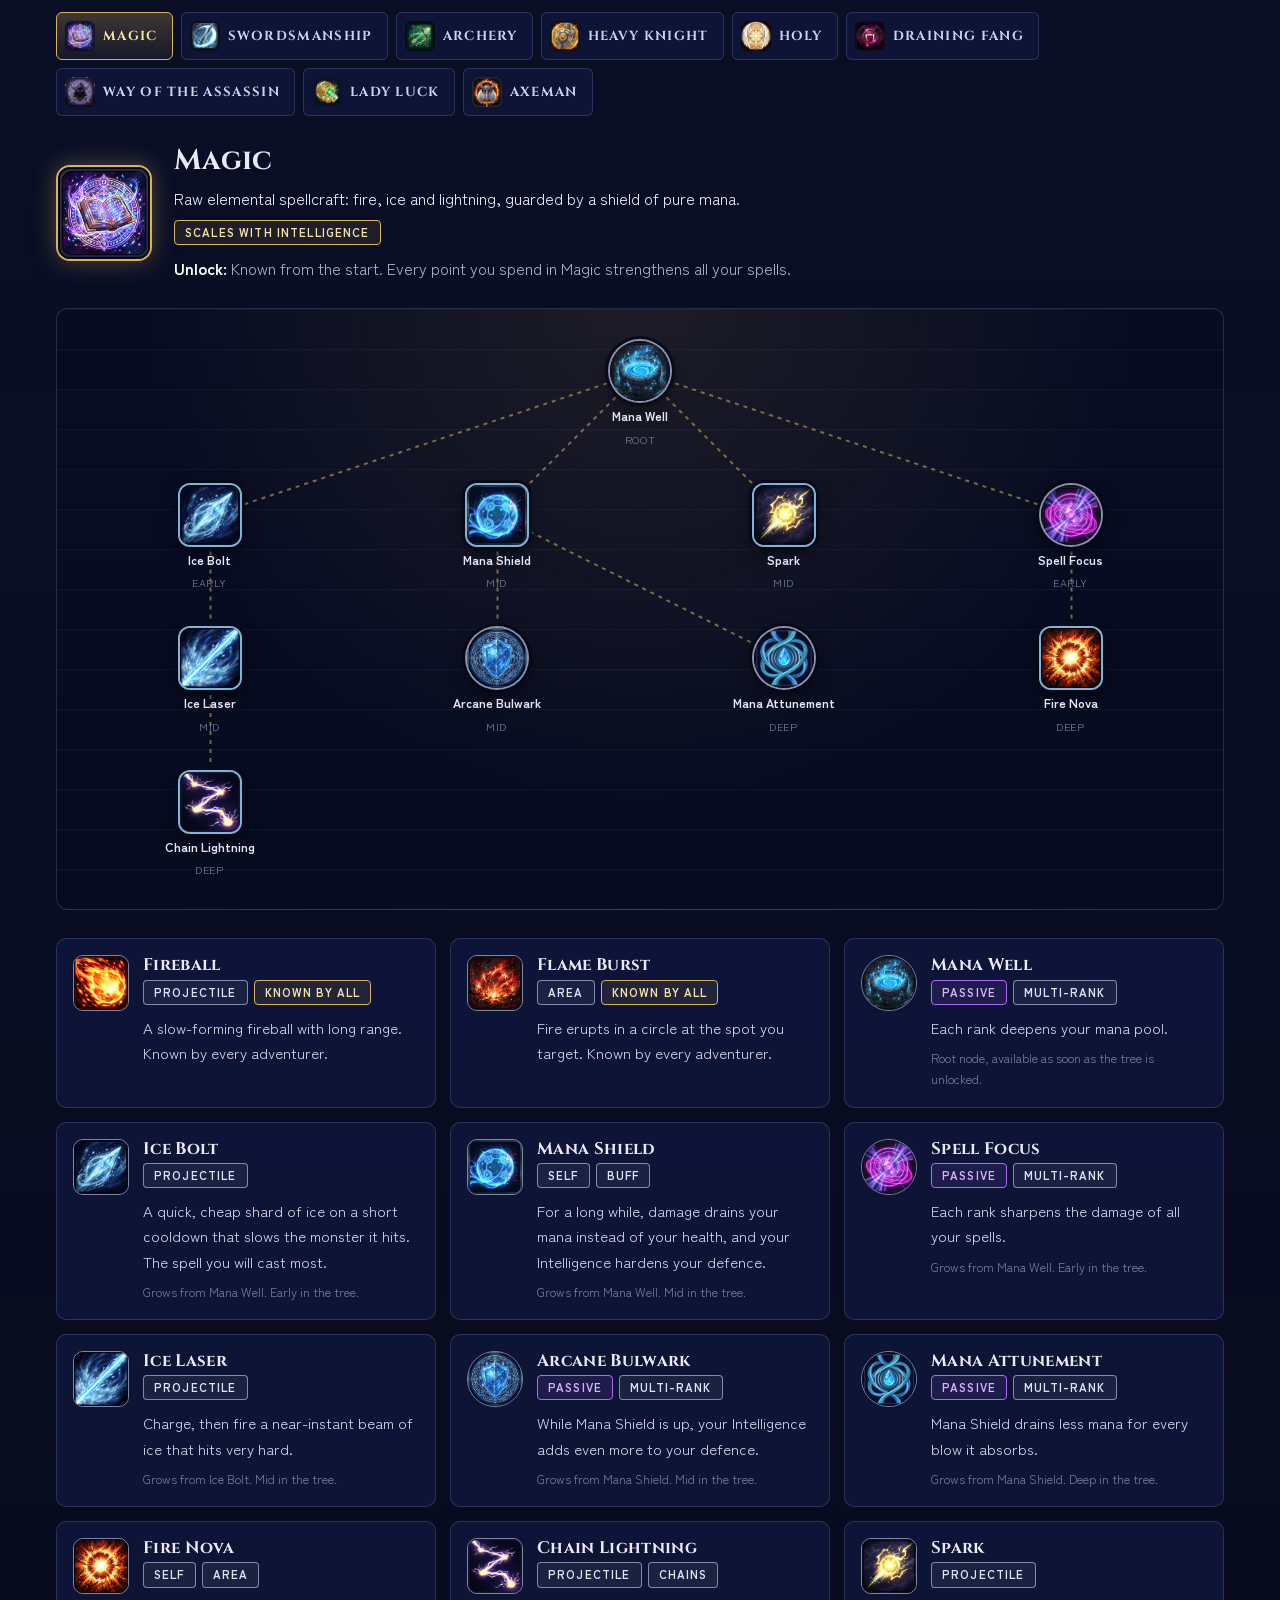
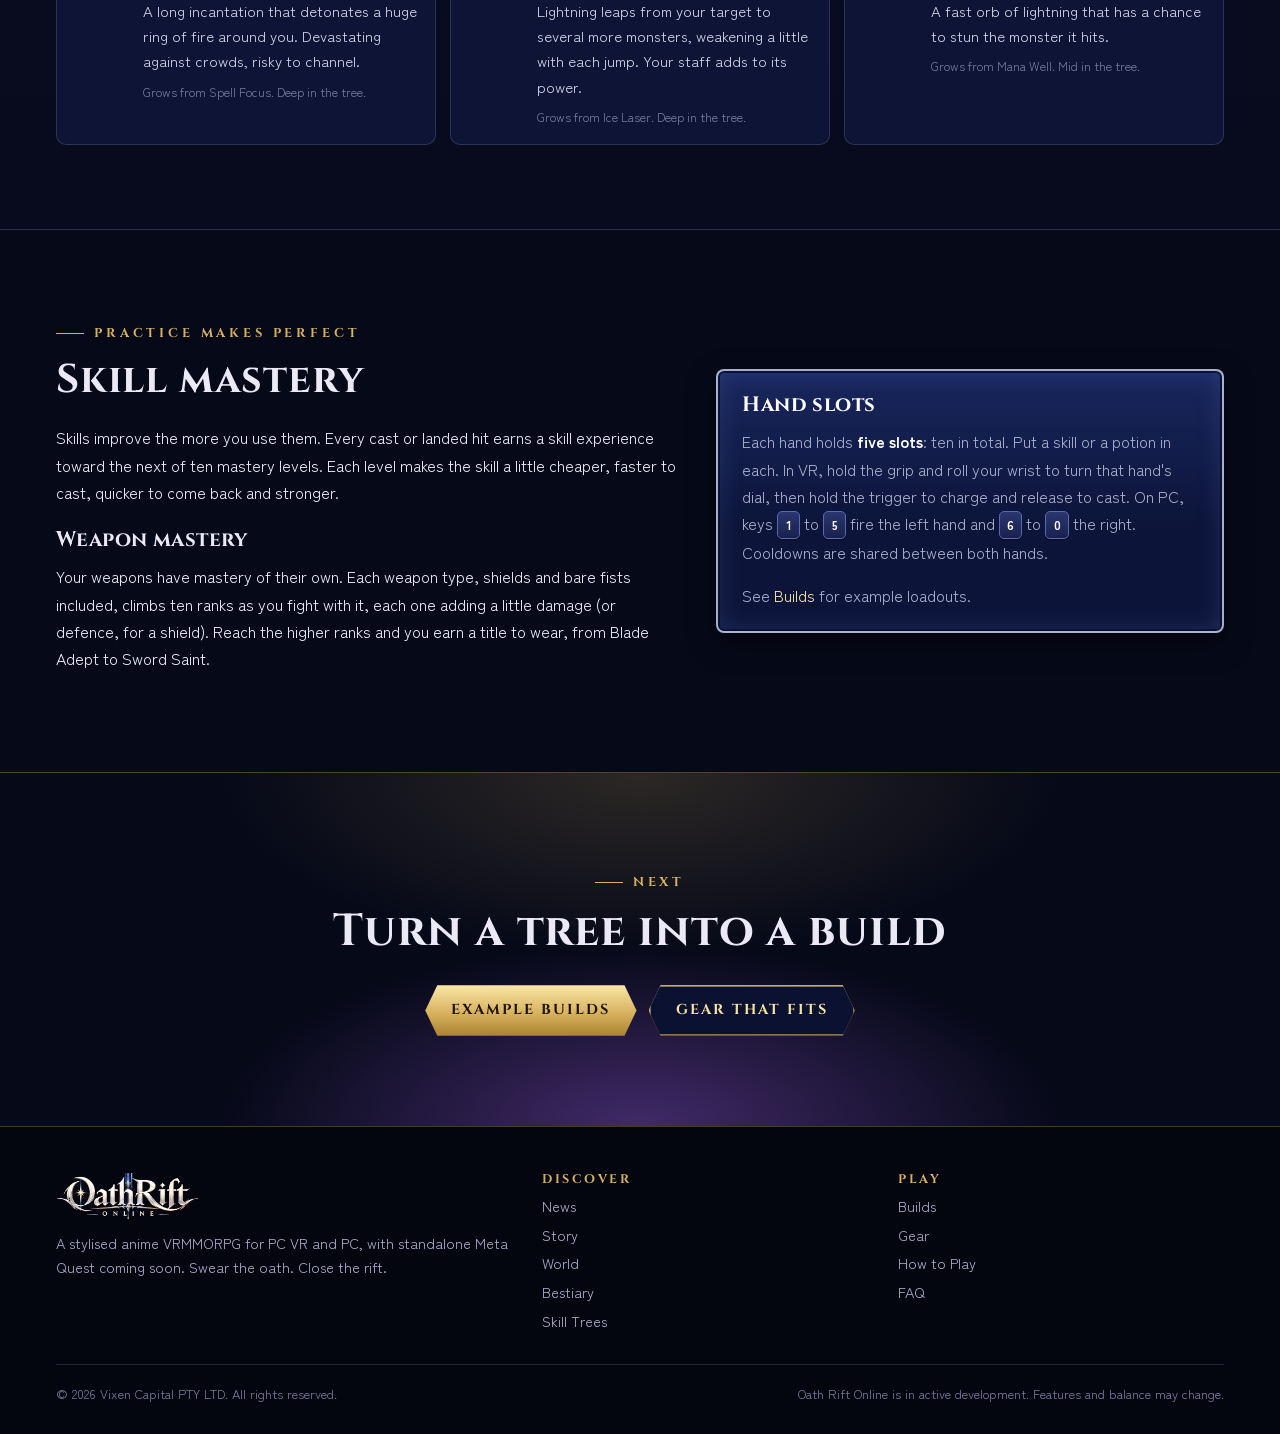
<file: skills.html>
<!doctype html>
<html lang="en">
<head>
<meta charset="utf-8">
<meta name="viewport" content="width=device-width, initial-scale=1">
<title>Skill Trees | Oath Rift Online</title>
<meta name="description" content="All nine skill trees in Oath Rift Online, from Magic to Axeman: every skill and passive, how trees unlock, and how skills grow with use.">
<meta property="og:title" content="Skill Trees | Oath Rift Online">
<meta property="og:description" content="All nine skill trees in Oath Rift Online, from Magic to Axeman: every skill and passive, how trees unlock, and how skills grow with use.">
<meta property="og:image" content="assets/img/brand/splash.jpg">
<link rel="icon" href="assets/img/brand/favicon.png">
<link rel="preconnect" href="https://fonts.googleapis.com">
<link rel="preconnect" href="https://fonts.gstatic.com" crossorigin>
<link rel="stylesheet" href="https://fonts.googleapis.com/css2?family=Cinzel:wght@500;600;700;800&family=Noto+Serif+JP:wght@700;900&family=Zen+Kaku+Gothic+New:wght@400;500;700&display=swap">
<link rel="stylesheet" href="css/site.css">
<script src="js/site.js" defer></script>
</head>
<body>
<a class="skip-link" href="#main">Skip to content</a>
<header class="site-header"><div class="container">
  <a class="brand" href="index.html"><img src="assets/img/brand/wordmark.png" alt="Oath Rift Online" width="520" height="167"></a>
  <button class="nav-toggle" aria-label="Menu" aria-expanded="false" aria-controls="nav"><span></span></button>
  <nav class="nav" id="nav" aria-label="Main">
    <a href="index.html">Home</a>
    <a href="news.html">News</a>
    <a href="story.html">Story</a>
    <a href="world.html">World</a>
    <a href="bestiary.html">Bestiary</a>
    <a href="skills.html">Skill Trees</a>
    <a href="builds.html">Builds</a>
    <a href="gear.html">Gear</a>
    <a href="guide.html">How to Play</a>
    <a class="btn btn-gold btn-sm" href="guide.html#start">Start Playing</a>
  </nav>
</div></header>

<main id="main">
  <section class="page-hero" data-realm="celestial">
    <div class="bg banner" style="background-image: url('assets/img/banners/skills.jpg');"></div>
    <span class="kanji" aria-hidden="true">技能</span>
    <div class="container">
      <p class="eyebrow">Skill codex</p>
      <h1>Skill Trees</h1>
      <p class="lead">There are no classes in Oath Rift Online. Your skills come from nine trees, and you can mix them however you like. Pick a tree below, then click any node to read what it does.</p>
      <div class="toc" style="margin-top: 22px;"><a href="#how">How trees work</a><a href="#trees">The nine trees</a><a href="#mastery">Skill mastery</a></div>
    </div>
  </section>

  <section class="section" id="how">
    <div class="container">
      <div class="section-head center reveal">
        <p class="eyebrow">The basics</p>
        <h2>How skill trees work</h2>
        <div class="divider"><span></span></div>
      </div>
      <div class="grid grid-3">
        <div class="window reveal"><h3>One point per level</h3><p class="muted">Every level after the first gives you one tree point. Spend it in any tree you have unlocked, or bank it for later: unspent points wait for you.</p></div>
        <div class="window reveal"><h3>Gates and roots</h3><p class="muted">Each tree starts from its root nodes. Deeper nodes open once you have learnt the node they grow from and spent enough points in that tree. Nodes below are marked Root, Early, Mid or Deep.</p></div>
        <div class="window reveal"><h3>Skills and passives</h3><p class="muted">Square nodes teach a <strong>skill</strong> you place in a hand slot. Round nodes are <strong>passives</strong>: always on, and most can be ranked up several times.</p></div>
        <div class="window reveal"><h3>Depth pays</h3><p class="muted">Every point you spend in a tree also strengthens that tree's attacks, so going deep in one tree is never wasted, even on passives.</p></div>
        <div class="window reveal"><h3>Unlock with tomes</h3><p class="muted">Magic, Swordsmanship and Archery are open from the start. The other six are unlocked by reading a tome, bought in Forest Hamlet or found as a rare drop, more often inside the Rift.</p></div>
        <div class="window reveal"><h3>Change your mind</h3><p class="muted">The <strong>Tome of Forgetting</strong> refunds every tree point (unlocked trees stay unlocked). The <strong>Tome of Renewal</strong> refunds your attribute points. Pell sells both.</p></div>
      </div>
    </div>
  </section>

  <section class="section section-alt" id="trees">
    <div class="container">
      <div class="section-head reveal">
        <p class="eyebrow">The nine trees</p>
        <h2>Choose a tree</h2>
      </div>
      <div class="tabs" role="tablist" aria-label="Skill trees">
        <button class="tab" role="tab" id="tab-magic" aria-controls="tree-magic" aria-selected="false"><img src="assets/img/icons/trees/MagicTree.png" alt="">Magic</button>
        <button class="tab" role="tab" id="tab-swords" aria-controls="tree-swords" aria-selected="false"><img src="assets/img/icons/trees/SwordsmanshipTree.png" alt="">Swordsmanship</button>
        <button class="tab" role="tab" id="tab-archery" aria-controls="tree-archery" aria-selected="false"><img src="assets/img/icons/trees/ArcheryTree.png" alt="">Archery</button>
        <button class="tab" role="tab" id="tab-knight" aria-controls="tree-knight" aria-selected="false"><img src="assets/img/icons/trees/HeavyKnightTree.png" alt="">Heavy Knight</button>
        <button class="tab" role="tab" id="tab-holy" aria-controls="tree-holy" aria-selected="false"><img src="assets/img/icons/trees/HolyTree.png" alt="">Holy</button>
        <button class="tab" role="tab" id="tab-fang" aria-controls="tree-fang" aria-selected="false"><img src="assets/img/icons/trees/DrainingFangTree.png" alt="">Draining Fang</button>
        <button class="tab" role="tab" id="tab-assassin" aria-controls="tree-assassin" aria-selected="false"><img src="assets/img/icons/trees/AssassinTree.png" alt="">Way of the Assassin</button>
        <button class="tab" role="tab" id="tab-luck" aria-controls="tree-luck" aria-selected="false"><img src="assets/img/icons/trees/LadyLuckTree.png" alt="">Lady Luck</button>
        <button class="tab" role="tab" id="tab-axeman" aria-controls="tree-axeman" aria-selected="false"><img src="assets/img/icons/trees/AxemanTree.png" alt="">Axeman<span class="version-pill" data-version="0.1.6"></span></button>
      </div>
      <div class="tab-panel" id="tree-magic" role="tabpanel" aria-labelledby="tab-magic" data-realm="celestial">
        <div class="tree-head">
          <img src="assets/img/icons/trees/MagicTree.png" alt="">
          <div>
            <h3 style="font-size: 1.8rem; margin-bottom: 6px;">Magic</h3>
            <p style="margin-bottom: 8px;">Raw elemental spellcraft: fire, ice and lightning, guarded by a shield of pure mana.</p>
            <div class="badges"><span class="badge gold">Scales with Intelligence</span></div>
            <p class="muted" style="margin: 0;"><strong>Unlock:</strong> Known from the start. Every point you spend in Magic strengthens all your spells.</p>
          </div>
        </div>
        <div class="tree-map" style="--cols: 4;" aria-label="Magic tree map">
          <button class="node passive" data-id="101" data-card="node-101" style="grid-row: 1; grid-column: 2 / span 2;" aria-label="Mana Well, passive"><img src="assets/img/icons/trees/ManaWell.png" alt="" loading="lazy"><span class="name">Mana Well</span><span class="gate">Root</span></button>
          <button class="node skill" data-id="103" data-parent="101" data-card="node-103" style="grid-row: 2; grid-column: 1;" aria-label="Ice Bolt, skill"><img src="assets/img/icons/skills/IceBolt.png" alt="" loading="lazy"><span class="name">Ice Bolt</span><span class="gate">Early</span></button>
          <button class="node skill" data-id="107" data-parent="101" data-card="node-107" style="grid-row: 2; grid-column: 2;" aria-label="Mana Shield, skill"><img src="assets/img/icons/skills/ManaShield.png" alt="" loading="lazy"><span class="name">Mana Shield</span><span class="gate">Mid</span></button>
          <button class="node passive" data-id="102" data-parent="101" data-card="node-102" style="grid-row: 2; grid-column: 4;" aria-label="Spell Focus, passive"><img src="assets/img/icons/trees/SpellFocus.png" alt="" loading="lazy"><span class="name">Spell Focus</span><span class="gate">Early</span></button>
          <button class="node skill" data-id="104" data-parent="103" data-card="node-104" style="grid-row: 3; grid-column: 1;" aria-label="Ice Laser, skill"><img src="assets/img/icons/skills/IceLaser.png" alt="" loading="lazy"><span class="name">Ice Laser</span><span class="gate">Mid</span></button>
          <button class="node passive" data-id="108" data-parent="107" data-card="node-108" style="grid-row: 3; grid-column: 2;" aria-label="Arcane Bulwark, passive"><img src="assets/img/icons/trees/ArcaneBulwark.png" alt="" loading="lazy"><span class="name">Arcane Bulwark</span><span class="gate">Mid</span></button>
          <button class="node passive" data-id="109" data-parent="107" data-card="node-109" style="grid-row: 3; grid-column: 3;" aria-label="Mana Attunement, passive"><img src="assets/img/icons/trees/ManaAttunement.png" alt="" loading="lazy"><span class="name">Mana Attunement</span><span class="gate">Deep</span></button>
          <button class="node skill" data-id="105" data-parent="102" data-card="node-105" style="grid-row: 3; grid-column: 4;" aria-label="Fire Nova, skill"><img src="assets/img/icons/skills/FireNova.png" alt="" loading="lazy"><span class="name">Fire Nova</span><span class="gate">Deep</span></button>
          <button class="node skill" data-id="106" data-parent="104" data-card="node-106" style="grid-row: 4; grid-column: 1;" aria-label="Chain Lightning, skill"><img src="assets/img/icons/skills/ChainLightning.png" alt="" loading="lazy"><span class="name">Chain Lightning</span><span class="gate">Deep</span></button>
          <button class="node skill" data-id="110" data-parent="101" data-card="node-110" style="grid-row: 2; grid-column: 3;" aria-label="Spark, skill"><img src="assets/img/icons/skills/Spark.png" alt="" loading="lazy"><span class="name">Spark</span><span class="gate">Mid</span><span class="version-pill" data-version="0.1.6"></span></button>
        </div>
        <div class="skill-list">
          <article class="skill-card"><img src="assets/img/icons/skills/Fireball.png" alt="" loading="lazy"><div><h4>Fireball</h4><div class="badges"><span class="badge">Projectile</span><span class="badge gold">Known by all</span></div><p>A slow-forming fireball with long range. Known by every adventurer.</p></div></article>
          <article class="skill-card"><img src="assets/img/icons/skills/FlameBurst.png" alt="" loading="lazy"><div><h4>Flame Burst</h4><div class="badges"><span class="badge">Area</span><span class="badge gold">Known by all</span></div><p>Fire erupts in a circle at the spot you target. Known by every adventurer.</p></div></article>
          <article class="skill-card passive" id="node-101"><img src="assets/img/icons/trees/ManaWell.png" alt="" loading="lazy"><div><h4>Mana Well</h4><div class="badges"><span class="badge demon">Passive</span><span class="badge">Multi-rank</span></div><p>Each rank deepens your mana pool.</p><p class="req">Root node, available as soon as the tree is unlocked.</p></div></article>
          <article class="skill-card skill" id="node-103"><img src="assets/img/icons/skills/IceBolt.png" alt="" loading="lazy"><div><h4>Ice Bolt</h4><div class="badges"><span class="badge">Projectile</span></div><p>A quick, cheap shard of ice on a short cooldown that slows the monster it hits. The spell you will cast most.</p><p class="req">Grows from Mana Well. Early in the tree.</p></div></article>
          <article class="skill-card skill" id="node-107"><img src="assets/img/icons/skills/ManaShield.png" alt="" loading="lazy"><div><h4>Mana Shield</h4><div class="badges"><span class="badge">Self</span><span class="badge">Buff</span></div><p>For a long while, damage drains your mana instead of your health, and your Intelligence hardens your defence.</p><p class="req">Grows from Mana Well. Mid in the tree.</p></div></article>
          <article class="skill-card passive" id="node-102"><img src="assets/img/icons/trees/SpellFocus.png" alt="" loading="lazy"><div><h4>Spell Focus</h4><div class="badges"><span class="badge demon">Passive</span><span class="badge">Multi-rank</span></div><p>Each rank sharpens the damage of all your spells.</p><p class="req">Grows from Mana Well. Early in the tree.</p></div></article>
          <article class="skill-card skill" id="node-104"><img src="assets/img/icons/skills/IceLaser.png" alt="" loading="lazy"><div><h4>Ice Laser</h4><div class="badges"><span class="badge">Projectile</span></div><p>Charge, then fire a near-instant beam of ice that hits very hard.</p><p class="req">Grows from Ice Bolt. Mid in the tree.</p></div></article>
          <article class="skill-card passive" id="node-108"><img src="assets/img/icons/trees/ArcaneBulwark.png" alt="" loading="lazy"><div><h4>Arcane Bulwark</h4><div class="badges"><span class="badge demon">Passive</span><span class="badge">Multi-rank</span></div><p>While Mana Shield is up, your Intelligence adds even more to your defence.</p><p class="req">Grows from Mana Shield. Mid in the tree.</p></div></article>
          <article class="skill-card passive" id="node-109"><img src="assets/img/icons/trees/ManaAttunement.png" alt="" loading="lazy"><div><h4>Mana Attunement</h4><div class="badges"><span class="badge demon">Passive</span><span class="badge">Multi-rank</span></div><p>Mana Shield drains less mana for every blow it absorbs.</p><p class="req">Grows from Mana Shield. Deep in the tree.</p></div></article>
          <article class="skill-card skill" id="node-105"><img src="assets/img/icons/skills/FireNova.png" alt="" loading="lazy"><div><h4>Fire Nova</h4><div class="badges"><span class="badge">Self</span><span class="badge">Area</span></div><p>A long incantation that detonates a huge ring of fire around you. Devastating against crowds, risky to channel.</p><p class="req">Grows from Spell Focus. Deep in the tree.</p></div></article>
          <article class="skill-card skill" id="node-106"><img src="assets/img/icons/skills/ChainLightning.png" alt="" loading="lazy"><div><h4>Chain Lightning</h4><div class="badges"><span class="badge">Projectile</span><span class="badge">Chains</span></div><p>Lightning leaps from your target to several more monsters, weakening a little with each jump. Your staff adds to its power.</p><p class="req">Grows from Ice Laser. Deep in the tree.</p></div></article>
          <article class="skill-card skill" id="node-110"><img src="assets/img/icons/skills/Spark.png" alt="" loading="lazy"><div><h4>Spark <span class="version-pill" data-version="0.1.6"></span></h4><div class="badges"><span class="badge">Projectile</span></div><p>A fast orb of lightning that has a chance to stun the monster it hits.</p><p class="req">Grows from Mana Well. Mid in the tree.</p></div></article>
        </div>
      </div>
      <div class="tab-panel" id="tree-swords" role="tabpanel" aria-labelledby="tab-swords" data-realm="normal">
        <div class="tree-head">
          <img src="assets/img/icons/trees/SwordsmanshipTree.png" alt="">
          <div>
            <h3 style="font-size: 1.8rem; margin-bottom: 6px;">Swordsmanship</h3>
            <p style="margin-bottom: 8px;">The way of the blade. Sword techniques and battle buffs that turn plain steel into a blazing edge.</p>
            <div class="badges"><span class="badge gold">Scales with Strength</span></div>
            <p class="muted" style="margin: 0;"><strong>Unlock:</strong> Known from the start. Every point you spend in Swordsmanship strengthens your sword attacks.</p>
          </div>
        </div>
        <div class="tree-map" style="--cols: 3;" aria-label="Swordsmanship tree map">
          <button class="node passive" data-id="201" data-card="node-201" style="grid-row: 1; grid-column: 2;" aria-label="Blade Discipline, passive"><img src="assets/img/icons/trees/BladeDiscipline.png" alt="" loading="lazy"><span class="name">Blade Discipline</span><span class="gate">Root</span></button>
          <button class="node skill" data-id="204" data-parent="201" data-card="node-204" style="grid-row: 2; grid-column: 1;" aria-label="Enhance Strength, skill"><img src="assets/img/icons/skills/EnhanceStrength.png" alt="" loading="lazy"><span class="name">Enhance Strength</span><span class="gate">Early</span></button>
          <button class="node skill" data-id="202" data-parent="201" data-card="node-202" style="grid-row: 2; grid-column: 3;" aria-label="Crescent Slash, skill"><img src="assets/img/icons/skills/CrescentSlash.png" alt="" loading="lazy"><span class="name">Crescent Slash</span><span class="gate">Mid</span></button>
          <button class="node skill" data-id="205" data-parent="204" data-card="node-205" style="grid-row: 3; grid-column: 1;" aria-label="Enhance Speed, skill"><img src="assets/img/icons/skills/EnhanceSpeed.png" alt="" loading="lazy"><span class="name">Enhance Speed</span><span class="gate">Mid</span></button>
          <button class="node passive" data-id="203" data-parent="202" data-card="node-203" style="grid-row: 3; grid-column: 3;" aria-label="Twin Blades, passive"><img src="assets/img/icons/trees/TwinBlades.png" alt="" loading="lazy"><span class="name">Twin Blades</span><span class="gate">Mid</span></button>
          <button class="node skill" data-id="206" data-parent="205" data-card="node-206" style="grid-row: 4; grid-column: 1;" aria-label="Enhance Fire, skill"><img src="assets/img/icons/skills/EnhanceFire.png" alt="" loading="lazy"><span class="name">Enhance Fire</span><span class="gate">Deep</span></button>
          <button class="node passive" data-id="207" data-parent="201" data-card="node-207" style="grid-row: 2; grid-column: 2;" aria-label="Swift Swords, passive"><img src="assets/img/icons/trees/SwiftSwords.png" alt="" loading="lazy"><span class="name">Swift Swords</span><span class="gate">Early</span><span class="version-pill" data-version="0.1.6"></span></button>
        </div>
        <div class="skill-list">
          <article class="skill-card passive" id="node-201"><img src="assets/img/icons/trees/BladeDiscipline.png" alt="" loading="lazy"><div><h4>Blade Discipline</h4><div class="badges"><span class="badge demon">Passive</span><span class="badge">Multi-rank</span></div><p>Each rank makes your sword strikes hit harder.</p><p class="req">Root node, available as soon as the tree is unlocked.</p></div></article>
          <article class="skill-card skill" id="node-204"><img src="assets/img/icons/skills/EnhanceStrength.png" alt="" loading="lazy"><div><h4>Enhance Strength</h4><div class="badges"><span class="badge">Self</span><span class="badge">Buff</span></div><p>Steel your muscles: a long-lasting boost to Strength.</p><p class="req">Grows from Blade Discipline. Early in the tree.</p></div></article>
          <article class="skill-card skill" id="node-202"><img src="assets/img/icons/skills/CrescentSlash.png" alt="" loading="lazy"><div><h4>Crescent Slash</h4><div class="badges"><span class="badge">Arc</span><span class="badge">Needs a sword</span></div><p>Fling a wide crescent of force from your blade, striking everything in front of you. Strongest up close, weaker at the edge of its reach.</p><p class="req">Grows from Blade Discipline. Mid in the tree.</p></div></article>
          <article class="skill-card skill" id="node-205"><img src="assets/img/icons/skills/EnhanceSpeed.png" alt="" loading="lazy"><div><h4>Enhance Speed</h4><div class="badges"><span class="badge">Self</span><span class="badge">Buff</span></div><p>Lighten your step: a long-lasting boost to movement speed.</p><p class="req">Grows from Enhance Strength. Mid in the tree.</p></div></article>
          <article class="skill-card passive" id="node-203"><img src="assets/img/icons/trees/TwinBlades.png" alt="" loading="lazy"><div><h4>Twin Blades</h4><div class="badges"><span class="badge demon">Passive</span><span class="badge">Multi-rank</span></div><p>Each rank adds melee damage while you dual wield. The path of the dual-wielding expert.</p><p class="req">Grows from Crescent Slash. Mid in the tree.</p></div></article>
          <article class="skill-card skill" id="node-206"><img src="assets/img/icons/skills/EnhanceFire.png" alt="" loading="lazy"><div><h4>Enhance Fire</h4><div class="badges"><span class="badge">Self</span><span class="badge">Buff</span></div><p>Wreathe your weapon in flame: your attacks deal extra fire damage for a long time.</p><p class="req">Grows from Enhance Speed. Deep in the tree.</p></div></article>
          <article class="skill-card passive" id="node-207"><img src="assets/img/icons/trees/SwiftSwords.png" alt="" loading="lazy"><div><h4>Swift Swords <span class="version-pill" data-version="0.1.6"></span></h4><div class="badges"><span class="badge demon">Passive</span><span class="badge">Multi-rank</span></div><p>Each rank quickens your sword attacks. In VR, your swings also need less speed to land a hit.</p><p class="req">Grows from Blade Discipline. Early in the tree.</p></div></article>
        </div>
      </div>
      <div class="tab-panel" id="tree-archery" role="tabpanel" aria-labelledby="tab-archery" data-realm="normal">
        <div class="tree-head">
          <img src="assets/img/icons/trees/ArcheryTree.png" alt="">
          <div>
            <h3 style="font-size: 1.8rem; margin-bottom: 6px;">Archery</h3>
            <p style="margin-bottom: 8px;">Patience and precision. Prime a special shot, then draw and release it yourself.</p>
            <div class="badges"><span class="badge gold">Scales with Dexterity</span></div>
            <p class="muted" style="margin: 0;"><strong>Unlock:</strong> Known from the start. Every point you spend in Archery strengthens your bow attacks.</p>
            <p class="muted" style="margin: 6px 0 0;">Arrows never run out. A primed shot fires with your next normal draw.</p>
          </div>
        </div>
        <div class="tree-map" style="--cols: 3;" aria-label="Archery tree map">
          <button class="node passive" data-id="301" data-card="node-301" style="grid-row: 1; grid-column: 2;" aria-label="Steady Aim, passive"><img src="assets/img/icons/trees/SteadyAim.png" alt="" loading="lazy"><span class="name">Steady Aim</span><span class="gate">Root</span></button>
          <button class="node skill" data-id="302" data-parent="301" data-card="node-302" style="grid-row: 2; grid-column: 1;" aria-label="Power Shot, skill"><img src="assets/img/icons/skills/PowerShot.png" alt="" loading="lazy"><span class="name">Power Shot</span><span class="gate">Early</span></button>
          <button class="node skill" data-id="304" data-parent="301" data-card="node-304" style="grid-row: 2; grid-column: 3;" aria-label="Enhance Chain Lightning, skill"><img src="assets/img/icons/skills/EnhanceChainLightning.png" alt="" loading="lazy"><span class="name">Enhance Chain Lightning</span><span class="gate">Deep</span></button>
          <button class="node skill" data-id="303" data-parent="302" data-card="node-303" style="grid-row: 3; grid-column: 1;" aria-label="Spread Shot, skill"><img src="assets/img/icons/skills/SpreadShot.png" alt="" loading="lazy"><span class="name">Spread Shot</span><span class="gate">Mid</span></button>
          <button class="node skill" data-id="305" data-parent="301" data-card="node-305" style="grid-row: 2; grid-column: 2;" aria-label="Ice Arrow, skill"><img src="assets/img/icons/skills/IceArrow.png" alt="" loading="lazy"><span class="name">Ice Arrow</span><span class="gate">Early</span><span class="version-pill" data-version="0.1.6"></span></button>
          <button class="node skill" data-id="306" data-parent="303" data-card="node-306" style="grid-row: 4; grid-column: 1;" aria-label="Scatter, skill"><img src="assets/img/icons/skills/Scatter.png" alt="" loading="lazy"><span class="name">Scatter</span><span class="gate">Mid</span><span class="version-pill" data-version="0.1.6"></span></button>
        </div>
        <div class="skill-list">
          <article class="skill-card passive" id="node-301"><img src="assets/img/icons/trees/SteadyAim.png" alt="" loading="lazy"><div><h4>Steady Aim</h4><div class="badges"><span class="badge demon">Passive</span><span class="badge">Multi-rank</span></div><p>Each rank makes your arrows hit harder.</p><p class="req">Root node, available as soon as the tree is unlocked.</p></div></article>
          <article class="skill-card skill" id="node-302"><img src="assets/img/icons/skills/PowerShot.png" alt="" loading="lazy"><div><h4>Power Shot</h4><div class="badges"><span class="badge">Primed shot</span></div><p>Prime your next arrow to fly further and strike with tremendous force. Takes a moment to prime.</p><p class="req">Grows from Steady Aim. Early in the tree.</p></div></article>
          <article class="skill-card skill" id="node-304"><img src="assets/img/icons/skills/EnhanceChainLightning.png" alt="" loading="lazy"><div><h4>Enhance Chain Lightning</h4><div class="badges"><span class="badge">Self</span><span class="badge">Buff</span></div><p>Charge your arrows with lightning for a long time: each hit arcs to nearby monsters.</p><p class="req">Grows from Steady Aim. Deep in the tree.</p></div></article>
          <article class="skill-card skill" id="node-303"><img src="assets/img/icons/skills/SpreadShot.png" alt="" loading="lazy"><div><h4>Spread Shot</h4><div class="badges"><span class="badge">Primed shot</span></div><p>Prime your next arrow to split into a wide fan of arrows.</p><p class="req">Grows from Power Shot. Mid in the tree.</p></div></article>
          <article class="skill-card skill" id="node-305"><img src="assets/img/icons/skills/IceArrow.png" alt="" loading="lazy"><div><h4>Ice Arrow <span class="version-pill" data-version="0.1.6"></span></h4><div class="badges"><span class="badge">Primed shot</span><span class="badge">Needs a bow</span></div><p>Enchant your next arrow with ice. It slows the monster it hits.</p><p class="req">Grows from Steady Aim. Early in the tree.</p></div></article>
          <article class="skill-card skill" id="node-306"><img src="assets/img/icons/skills/Scatter.png" alt="" loading="lazy"><div><h4>Scatter <span class="version-pill" data-version="0.1.6"></span></h4><div class="badges"><span class="badge">Area</span><span class="badge">Needs a bow</span></div><p>A spray of arrows seeks out the nearest monsters in bow range, each a little weaker than a normal shot.</p><p class="req">Grows from Spread Shot. Mid in the tree.</p></div></article>
        </div>
      </div>
      <div class="tab-panel" id="tree-knight" role="tabpanel" aria-labelledby="tab-knight" data-realm="celestial">
        <div class="tree-head">
          <img src="assets/img/icons/trees/HeavyKnightTree.png" alt="">
          <div>
            <h3 style="font-size: 1.8rem; margin-bottom: 6px;">Heavy Knight</h3>
            <p style="margin-bottom: 8px;">The unbreakable wall. Shields, taunts and sheer toughness that keep a party standing.</p>
            <div class="badges"><span class="badge gold">Scales with Strength</span></div>
            <p class="muted" style="margin: 0;"><strong>Unlock:</strong> Read the Heavy Knight Tome, sold by Garrick in Forest Hamlet. Needs level 10 and a good amount of Strength. Heavy Knight gear: the Bastion armour set and the Aegis of Dawn shield are only for knights who have invested in this tree.</p>
          </div>
        </div>
        <div class="tree-map" style="--cols: 6;" aria-label="Heavy Knight tree map">
          <button class="node skill" data-id="401" data-card="node-401" style="grid-row: 1; grid-column: 3 / span 2;" aria-label="Shield Bash, skill"><img src="assets/img/icons/skills/ShieldBash.png" alt="" loading="lazy"><span class="name">Shield Bash</span><span class="gate">Root</span></button>
          <button class="node skill" data-id="404" data-parent="401" data-card="node-404" style="grid-row: 2; grid-column: 1 / span 2;" aria-label="Taunt, skill"><img src="assets/img/icons/skills/Taunt.png" alt="" loading="lazy"><span class="name">Taunt</span><span class="gate">Early</span></button>
          <button class="node passive" data-id="402" data-parent="401" data-card="node-402" style="grid-row: 2; grid-column: 3;" aria-label="Bulwark, passive"><img src="assets/img/icons/trees/Bulwark.png" alt="" loading="lazy"><span class="name">Bulwark</span><span class="gate">Early</span></button>
          <button class="node passive" data-id="407" data-parent="401" data-card="node-407" style="grid-row: 2; grid-column: 6;" aria-label="Fortitude, passive"><img src="assets/img/icons/trees/Fortitude.png" alt="" loading="lazy"><span class="name">Fortitude</span><span class="gate">Early</span></button>
          <button class="node skill" data-id="405" data-parent="404" data-card="node-405" style="grid-row: 3; grid-column: 1;" aria-label="Taunt All, skill"><img src="assets/img/icons/skills/TauntAll.png" alt="" loading="lazy"><span class="name">Taunt All</span><span class="gate">Mid</span></button>
          <button class="node passive" data-id="403" data-parent="402" data-card="node-403" style="grid-row: 3; grid-column: 3;" aria-label="Iron Body, passive"><img src="assets/img/icons/trees/IronBody.png" alt="" loading="lazy"><span class="name">Iron Body</span><span class="gate">Early</span></button>
          <button class="node skill" data-id="406" data-parent="402" data-card="node-406" style="grid-row: 3; grid-column: 4;" aria-label="Enhance Defense, skill"><img src="assets/img/icons/skills/EnhanceDefense.png" alt="" loading="lazy"><span class="name">Enhance Defense</span><span class="gate">Mid</span></button>
          <button class="node passive" data-id="408" data-parent="407" data-card="node-408" style="grid-row: 3; grid-column: 6;" aria-label="Last Man Standing, passive"><img src="assets/img/icons/trees/LastManStanding.png" alt="" loading="lazy"><span class="name">Last Man Standing</span><span class="gate">Deep</span></button>
          <button class="node skill" data-id="409" data-parent="401" data-card="node-409" style="grid-row: 2; grid-column: 4;" aria-label="Intercept, skill"><img src="assets/img/icons/skills/Intercept.png" alt="" loading="lazy"><span class="name">Intercept</span><span class="gate">Early</span><span class="version-pill" data-version="0.1.6"></span></button>
          <button class="node skill" data-id="410" data-parent="401" data-card="node-410" style="grid-row: 2; grid-column: 5;" aria-label="Shield Throw, skill"><img src="assets/img/icons/skills/ShieldThrow.png" alt="" loading="lazy"><span class="name">Shield Throw</span><span class="gate">Mid</span><span class="version-pill" data-version="0.1.6"></span></button>
          <button class="node skill" data-id="411" data-parent="404" data-card="node-411" style="grid-row: 3; grid-column: 2;" aria-label="Inspiration, skill"><img src="assets/img/icons/skills/Inspiration.png" alt="" loading="lazy"><span class="name">Inspiration</span><span class="gate">Mid</span><span class="version-pill" data-version="0.1.6"></span></button>
        </div>
        <div class="skill-list">
          <article class="skill-card skill" id="node-401"><img src="assets/img/icons/skills/ShieldBash.png" alt="" loading="lazy"><div><h4>Shield Bash</h4><div class="badges"><span class="badge">Arc</span><span class="badge">Needs a shield</span></div><p>Slam your shield into everything in front of you and hurl them back. Its power comes from your defence, not your weapon.</p><p class="req">Root node, available as soon as the tree is unlocked.</p></div></article>
          <article class="skill-card skill" id="node-404"><img src="assets/img/icons/skills/Taunt.png" alt="" loading="lazy"><div><h4>Taunt</h4><div class="badges"><span class="badge">Projectile</span></div><p>Force one monster to fight you for a few seconds.</p><p class="req">Grows from Shield Bash. Early in the tree.</p></div></article>
          <article class="skill-card passive" id="node-402"><img src="assets/img/icons/trees/Bulwark.png" alt="" loading="lazy"><div><h4>Bulwark</h4><div class="badges"><span class="badge demon">Passive</span><span class="badge">Multi-rank</span></div><p>Each rank raises your defence while you carry a shield.</p><p class="req">Grows from Shield Bash. Early in the tree.</p></div></article>
          <article class="skill-card passive" id="node-407"><img src="assets/img/icons/trees/Fortitude.png" alt="" loading="lazy"><div><h4>Fortitude</h4><div class="badges"><span class="badge demon">Passive</span><span class="badge">Multi-rank</span></div><p>Each rank raises your defence, shield or no shield.</p><p class="req">Grows from Shield Bash. Early in the tree.</p></div></article>
          <article class="skill-card skill" id="node-405"><img src="assets/img/icons/skills/TauntAll.png" alt="" loading="lazy"><div><h4>Taunt All</h4><div class="badges"><span class="badge">Self</span><span class="badge">Area</span></div><p>Roar a challenge that turns every nearby monster on you.</p><p class="req">Grows from Taunt. Mid in the tree.</p></div></article>
          <article class="skill-card passive" id="node-403"><img src="assets/img/icons/trees/IronBody.png" alt="" loading="lazy"><div><h4>Iron Body</h4><div class="badges"><span class="badge demon">Passive</span><span class="badge">Multi-rank</span></div><p>Each rank raises your maximum health.</p><p class="req">Grows from Bulwark. Early in the tree.</p></div></article>
          <article class="skill-card skill" id="node-406"><img src="assets/img/icons/skills/EnhanceDefense.png" alt="" loading="lazy"><div><h4>Enhance Defense</h4><div class="badges"><span class="badge">Self</span><span class="badge">Buff</span></div><p>A long-lasting boost to defence.</p><p class="req">Grows from Bulwark. Mid in the tree.</p></div></article>
          <article class="skill-card passive" id="node-408"><img src="assets/img/icons/trees/LastManStanding.png" alt="" loading="lazy"><div><h4>Last Man Standing</h4><div class="badges"><span class="badge demon">Passive</span><span class="badge">Lifesaver</span></div><p>A killing blow leaves you clinging on with a sliver of health and briefly invulnerable instead. It recharges very slowly, so make it count.</p><p class="req">Grows from Fortitude. Deep in the tree.</p></div></article>
          <article class="skill-card skill" id="node-409"><img src="assets/img/icons/skills/Intercept.png" alt="" loading="lazy"><div><h4>Intercept <span class="version-pill" data-version="0.1.6"></span></h4><div class="badges"><span class="badge">Charge</span><span class="badge">Taunts</span></div><p>Charge forward, striking every monster in your path, knocking them aside and making them fight you.</p><p class="req">Grows from Shield Bash. Early in the tree.</p></div></article>
          <article class="skill-card skill" id="node-410"><img src="assets/img/icons/skills/ShieldThrow.png" alt="" loading="lazy"><div><h4>Shield Throw <span class="version-pill" data-version="0.1.6"></span></h4><div class="badges"><span class="badge">Projectile</span><span class="badge">Needs a shield</span></div><p>Hurl your shield at a monster. It ricochets on to others nearby, striking and stunning each one. You cannot block until it comes back.</p><p class="req">Grows from Shield Bash. Mid in the tree.</p></div></article>
          <article class="skill-card skill" id="node-411"><img src="assets/img/icons/skills/Inspiration.png" alt="" loading="lazy"><div><h4>Inspiration <span class="version-pill" data-version="0.1.6"></span></h4><div class="badges"><span class="badge">Party</span><span class="badge">Buff</span></div><p>A rallying cry: you and every player nearby deal more damage for a while.</p><p class="req">Grows from Taunt. Mid in the tree.</p></div></article>
        </div>
      </div>
      <div class="tab-panel" id="tree-holy" role="tabpanel" aria-labelledby="tab-holy" data-realm="celestial">
        <div class="tree-head">
          <img src="assets/img/icons/trees/HolyTree.png" alt="">
          <div>
            <h3 style="font-size: 1.8rem; margin-bottom: 6px;">Holy</h3>
            <p style="margin-bottom: 8px;">Light that mends. Heals, cleansing and holy bolts: the party&#x27;s lifeline.</p>
            <div class="badges"><span class="badge gold">Scales with Intelligence</span></div>
            <p class="muted" style="margin: 0;"><strong>Unlock:</strong> Read the Holy Tome, sold by Pell in Forest Hamlet. Needs level 10 and a good amount of Intelligence. Every point you spend in Holy strengthens its spells.</p>
          </div>
        </div>
        <div class="tree-map" style="--cols: 5;" aria-label="Holy tree map">
          <button class="node skill" data-id="503" data-card="node-503" style="grid-row: 1; grid-column: 1 / span 3;" aria-label="Heal, skill"><img src="assets/img/icons/skills/Heal.png" alt="" loading="lazy"><span class="name">Heal</span><span class="gate">Root</span></button>
          <button class="node passive" data-id="501" data-card="node-501" style="grid-row: 1; grid-column: 4 / span 2;" aria-label="Devotion, passive"><img src="assets/img/icons/trees/Devotion.png" alt="" loading="lazy"><span class="name">Devotion</span><span class="gate">Root</span></button>
          <button class="node skill" data-id="505" data-parent="503" data-card="node-505" style="grid-row: 2; grid-column: 1;" aria-label="Cleanse, skill"><img src="assets/img/icons/skills/Cleanse.png" alt="" loading="lazy"><span class="name">Cleanse</span><span class="gate">Mid</span></button>
          <button class="node skill" data-id="506" data-parent="503" data-card="node-506" style="grid-row: 2; grid-column: 2;" aria-label="Heal Area, skill"><img src="assets/img/icons/skills/HealArea.png" alt="" loading="lazy"><span class="name">Heal Area</span><span class="gate">Mid</span></button>
          <button class="node skill" data-id="504" data-parent="501" data-card="node-504" style="grid-row: 2; grid-column: 4;" aria-label="Holy Bolt, skill"><img src="assets/img/icons/skills/HolyBolt.png" alt="" loading="lazy"><span class="name">Holy Bolt</span><span class="gate">Early</span></button>
          <button class="node passive" data-id="502" data-parent="501" data-card="node-502" style="grid-row: 2; grid-column: 5;" aria-label="Blessed Body, passive"><img src="assets/img/icons/trees/BlessedBody.png" alt="" loading="lazy"><span class="name">Blessed Body</span><span class="gate">Early</span></button>
          <button class="node skill" data-id="507" data-parent="503" data-card="node-507" style="grid-row: 2; grid-column: 3;" aria-label="Revive, skill"><img src="assets/img/icons/skills/Revive.png" alt="" loading="lazy"><span class="name">Revive</span><span class="gate">Mid</span><span class="version-pill" data-version="0.1.6"></span></button>
          <button class="node skill" data-id="508" data-parent="507" data-card="node-508" style="grid-row: 3; grid-column: 3;" aria-label="Revive All, skill"><img src="assets/img/icons/skills/ReviveAll.png" alt="" loading="lazy"><span class="name">Revive All</span><span class="gate">Deep</span><span class="version-pill" data-version="0.1.6"></span></button>
        </div>
        <div class="skill-list">
          <article class="skill-card skill" id="node-503"><img src="assets/img/icons/skills/Heal.png" alt="" loading="lazy"><div><h4>Heal</h4><div class="badges"><span class="badge">Projectile</span><span class="badge">Heal</span></div><p>Send healing light along your aim. It mends the first ally it reaches, or you if it finds no one.</p><p class="req">Root node, available as soon as the tree is unlocked.</p></div></article>
          <article class="skill-card passive" id="node-501"><img src="assets/img/icons/trees/Devotion.png" alt="" loading="lazy"><div><h4>Devotion</h4><div class="badges"><span class="badge demon">Passive</span><span class="badge">Multi-rank</span></div><p>Each rank deepens your mana pool.</p><p class="req">Root node, available as soon as the tree is unlocked.</p></div></article>
          <article class="skill-card skill" id="node-505"><img src="assets/img/icons/skills/Cleanse.png" alt="" loading="lazy"><div><h4>Cleanse</h4><div class="badges"><span class="badge">Projectile</span><span class="badge">Cure</span></div><p>Purge poison. Slow to cast, invaluable in the Rift.</p><p class="req">Grows from Heal. Mid in the tree.</p></div></article>
          <article class="skill-card skill" id="node-506"><img src="assets/img/icons/skills/HealArea.png" alt="" loading="lazy"><div><h4>Heal Area</h4><div class="badges"><span class="badge">Area</span><span class="badge">Heal</span></div><p>Bathe an area in light, healing every ally inside. Costly, with a long cooldown.</p><p class="req">Grows from Heal. Mid in the tree.</p></div></article>
          <article class="skill-card skill" id="node-504"><img src="assets/img/icons/skills/HolyBolt.png" alt="" loading="lazy"><div><h4>Holy Bolt</h4><div class="badges"><span class="badge">Projectile</span></div><p>A fast, cheap bolt of holy light with no cooldown at all.</p><p class="req">Grows from Devotion. Early in the tree.</p></div></article>
          <article class="skill-card passive" id="node-502"><img src="assets/img/icons/trees/BlessedBody.png" alt="" loading="lazy"><div><h4>Blessed Body</h4><div class="badges"><span class="badge demon">Passive</span><span class="badge">Multi-rank</span></div><p>Each rank raises your maximum health.</p><p class="req">Grows from Devotion. Early in the tree.</p></div></article>
          <article class="skill-card skill" id="node-507"><img src="assets/img/icons/skills/Revive.png" alt="" loading="lazy"><div><h4>Revive <span class="version-pill" data-version="0.1.6"></span></h4><div class="badges"><span class="badge">Prayer</span></div><p>Kneel in a long prayer beside a fallen player's soul orb to raise them where they fell.</p><p class="req">Grows from Heal. Mid in the tree.</p></div></article>
          <article class="skill-card skill" id="node-508"><img src="assets/img/icons/skills/ReviveAll.png" alt="" loading="lazy"><div><h4>Revive All <span class="version-pill" data-version="0.1.6"></span></h4><div class="badges"><span class="badge">Prayer</span><span class="badge">Area</span></div><p>An even longer prayer that raises every fallen player around you at once.</p><p class="req">Grows from Revive. Deep in the tree.</p></div></article>
        </div>
      </div>
      <div class="tab-panel" id="tree-fang" role="tabpanel" aria-labelledby="tab-fang" data-realm="demon">
        <div class="tree-head">
          <img src="assets/img/icons/trees/DrainingFangTree.png" alt="">
          <div>
            <h3 style="font-size: 1.8rem; margin-bottom: 6px;">Draining Fang</h3>
            <p style="margin-bottom: 8px;">Forbidden arts of blood and stone. Steal life, petrify your foes and unleash a swarm.</p>
            <div class="badges"><span class="badge gold">Scales with Intelligence, and Vitality for Life Drain</span></div>
            <p class="muted" style="margin: 0;"><strong>Unlock:</strong> Read the Draining Fang Tome, sold by Pell in Forest Hamlet. Needs level 10 and a good amount of Intelligence. Every point you spend in Draining Fang strengthens its spells.</p>
          </div>
        </div>
        <div class="tree-map" style="--cols: 4;" aria-label="Draining Fang tree map">
          <button class="node skill" data-id="601" data-card="node-601" style="grid-row: 1; grid-column: 2;" aria-label="Life Drain, skill"><img src="assets/img/icons/skills/LifeDrain.png" alt="" loading="lazy"><span class="name">Life Drain</span><span class="gate">Root</span></button>
          <button class="node passive" data-id="605" data-card="node-605" style="grid-row: 1; grid-column: 4;" aria-label="Night Hunger, passive"><img src="assets/img/icons/trees/NightHunger.png" alt="" loading="lazy"><span class="name">Night Hunger</span><span class="gate">Root</span></button>
          <button class="node passive" data-id="604" data-parent="601" data-card="node-604" style="grid-row: 2; grid-column: 1;" aria-label="Sanguine Feast, passive"><img src="assets/img/icons/trees/SanguineFeast.png" alt="" loading="lazy"><span class="name">Sanguine Feast</span><span class="gate">Early</span></button>
          <button class="node skill" data-id="602" data-parent="601" data-card="node-602" style="grid-row: 2; grid-column: 2;" aria-label="Petrify, skill"><img src="assets/img/icons/skills/Petrify.png" alt="" loading="lazy"><span class="name">Petrify</span><span class="gate">Early</span></button>
          <button class="node skill" data-id="603" data-parent="601" data-card="node-603" style="grid-row: 2; grid-column: 3;" aria-label="Swarm, skill"><img src="assets/img/icons/skills/Swarm.png" alt="" loading="lazy"><span class="name">Swarm</span><span class="gate">Mid</span></button>
          <button class="node passive" data-id="606" data-parent="605" data-card="node-606" style="grid-row: 2; grid-column: 4;" aria-label="Vampiric Vigor, passive"><img src="assets/img/icons/trees/VampiricVigor.png" alt="" loading="lazy"><span class="name">Vampiric Vigor</span><span class="gate">Mid</span></button>
        </div>
        <div class="skill-list">
          <article class="skill-card skill" id="node-601"><img src="assets/img/icons/skills/LifeDrain.png" alt="" loading="lazy"><div><h4>Life Drain</h4><div class="badges"><span class="badge">Projectile</span><span class="badge">Heal</span></div><p>Tear life from a monster and take it as your own. Costs no mana and grows with your Vitality.</p><p class="req">Root node, available as soon as the tree is unlocked.</p></div></article>
          <article class="skill-card passive" id="node-605"><img src="assets/img/icons/trees/NightHunger.png" alt="" loading="lazy"><div><h4>Night Hunger</h4><div class="badges"><span class="badge demon">Passive</span><span class="badge">Multi-rank</span></div><p>Each rank strengthens every Draining Fang attack.</p><p class="req">Root node, available as soon as the tree is unlocked.</p></div></article>
          <article class="skill-card passive" id="node-604"><img src="assets/img/icons/trees/SanguineFeast.png" alt="" loading="lazy"><div><h4>Sanguine Feast</h4><div class="badges"><span class="badge demon">Passive</span><span class="badge">Multi-rank</span></div><p>Each rank makes Life Drain heal you for more.</p><p class="req">Grows from Life Drain. Early in the tree.</p></div></article>
          <article class="skill-card skill" id="node-602"><img src="assets/img/icons/skills/Petrify.png" alt="" loading="lazy"><div><h4>Petrify</h4><div class="badges"><span class="badge">Projectile</span><span class="badge">Control</span></div><p>Turn a monster to stone for a few seconds. A long cooldown, and priceless in a pinch.</p><p class="req">Grows from Life Drain. Early in the tree.</p></div></article>
          <article class="skill-card skill" id="node-603"><img src="assets/img/icons/skills/Swarm.png" alt="" loading="lazy"><div><h4>Swarm</h4><div class="badges"><span class="badge">Arc</span><span class="badge">Channelled</span></div><p>Channel a swarm into a long, narrow cone, hitting everything inside again and again for a few seconds.</p><p class="req">Grows from Life Drain. Mid in the tree.</p></div></article>
          <article class="skill-card passive" id="node-606"><img src="assets/img/icons/trees/VampiricVigor.png" alt="" loading="lazy"><div><h4>Vampiric Vigor</h4><div class="badges"><span class="badge demon">Passive</span><span class="badge">Multi-rank</span></div><p>Each rank raises your natural Strength and Vitality. Bonuses from gear are not included.</p><p class="req">Grows from Night Hunger. Mid in the tree.</p></div></article>
        </div>
      </div>
      <div class="tab-panel" id="tree-assassin" role="tabpanel" aria-labelledby="tab-assassin" data-realm="demon">
        <div class="tree-head">
          <img src="assets/img/icons/trees/AssassinTree.png" alt="">
          <div>
            <h3 style="font-size: 1.8rem; margin-bottom: 6px;">Way of the Assassin</h3>
            <p style="margin-bottom: 8px;">Strike from the shadows. Stealth, backstabs and poison, with a dagger in each hand.</p>
            <div class="badges"><span class="badge gold">Scales with Dexterity (daggers)</span></div>
            <p class="muted" style="margin: 0;"><strong>Unlock:</strong> Read the Way of the Assassin Tome, sold by Garrick in Forest Hamlet. Needs level 10, Dexterity and Agility. A rare and costly tome. Every point you spend here strengthens your dagger attacks. The Shadowstalker armour set is reserved for assassins who have invested in this tree.</p>
          </div>
        </div>
        <div class="tree-map" style="--cols: 4;" aria-label="Way of the Assassin tree map">
          <button class="node skill" data-id="701" data-card="node-701" style="grid-row: 1; grid-column: 2;" aria-label="Backstab, skill"><img src="assets/img/icons/skills/Backstab.png" alt="" loading="lazy"><span class="name">Backstab</span><span class="gate">Root</span></button>
          <button class="node passive" data-id="704" data-card="node-704" style="grid-row: 1; grid-column: 4;" aria-label="Shadow Edge, passive"><img src="assets/img/icons/trees/ShadowEdge.png" alt="" loading="lazy"><span class="name">Shadow Edge</span><span class="gate">Root</span></button>
          <button class="node passive" data-id="706" data-parent="701" data-card="node-706" style="grid-row: 2; grid-column: 1;" aria-label="Shadow Blades, passive"><img src="assets/img/icons/trees/ShadowBlades.png" alt="" loading="lazy"><span class="name">Shadow Blades</span><span class="gate">Early</span></button>
          <button class="node skill" data-id="702" data-parent="701" data-card="node-702" style="grid-row: 2; grid-column: 2;" aria-label="Stealth, skill"><img src="assets/img/icons/skills/Stealth.png" alt="" loading="lazy"><span class="name">Stealth</span><span class="gate">Early</span></button>
          <button class="node passive" data-id="707" data-parent="701" data-card="node-707" style="grid-row: 2; grid-column: 3;" aria-label="Poisoned Daggers, passive"><img src="assets/img/icons/trees/PoisonedDaggers.png" alt="" loading="lazy"><span class="name">Poisoned Daggers</span><span class="gate">Mid</span></button>
          <button class="node skill" data-id="703" data-parent="702" data-card="node-703" style="grid-row: 3; grid-column: 1;" aria-label="Disengage, skill"><img src="assets/img/icons/skills/Disengage.png" alt="" loading="lazy"><span class="name">Disengage</span><span class="gate">Mid</span></button>
          <button class="node passive" data-id="705" data-parent="702" data-card="node-705" style="grid-row: 3; grid-column: 2;" aria-label="Lingering Shadow, passive"><img src="assets/img/icons/trees/LingeringShadow.png" alt="" loading="lazy"><span class="name">Lingering Shadow</span><span class="gate">Mid</span></button>
        </div>
        <div class="skill-list">
          <article class="skill-card skill" id="node-701"><img src="assets/img/icons/skills/Backstab.png" alt="" loading="lazy"><div><h4>Backstab</h4><div class="badges"><span class="badge">Arc</span><span class="badge">Close range</span></div><p>A short dagger strike that hits far harder from behind, and harder still from Stealth.</p><p class="req">Root node, available as soon as the tree is unlocked.</p></div></article>
          <article class="skill-card passive" id="node-704"><img src="assets/img/icons/trees/ShadowEdge.png" alt="" loading="lazy"><div><h4>Shadow Edge</h4><div class="badges"><span class="badge demon">Passive</span><span class="badge">Multi-rank</span></div><p>Each rank strengthens Backstab and all your dagger attacks.</p><p class="req">Root node, available as soon as the tree is unlocked.</p></div></article>
          <article class="skill-card passive" id="node-706"><img src="assets/img/icons/trees/ShadowBlades.png" alt="" loading="lazy"><div><h4>Shadow Blades</h4><div class="badges"><span class="badge demon">Passive</span><span class="badge">Multi-rank</span></div><p>Each rank adds damage while you dual wield.</p><p class="req">Grows from Backstab. Early in the tree.</p></div></article>
          <article class="skill-card skill" id="node-702"><img src="assets/img/icons/skills/Stealth.png" alt="" loading="lazy"><div><h4>Stealth</h4><div class="badges"><span class="badge">Self</span></div><p>Vanish for a long while. Attacking or being hit reveals you.</p><p class="req">Grows from Backstab. Early in the tree.</p></div></article>
          <article class="skill-card passive" id="node-707"><img src="assets/img/icons/trees/PoisonedDaggers.png" alt="" loading="lazy"><div><h4>Poisoned Daggers</h4><div class="badges"><span class="badge demon">Passive</span><span class="badge">Poison</span></div><p>Your dagger hits may poison. The poison ignores defence and stacks on the same monster, and Luck raises the chance.</p><p class="req">Grows from Backstab. Mid in the tree.</p></div></article>
          <article class="skill-card skill" id="node-703"><img src="assets/img/icons/skills/Disengage.png" alt="" loading="lazy"><div><h4>Disengage</h4><div class="badges"><span class="badge">Self</span><span class="badge">Escape</span></div><p>Monsters chasing you lose interest and ignore you for a few seconds.</p><p class="req">Grows from Stealth. Mid in the tree.</p></div></article>
          <article class="skill-card passive" id="node-705"><img src="assets/img/icons/trees/LingeringShadow.png" alt="" loading="lazy"><div><h4>Lingering Shadow</h4><div class="badges"><span class="badge demon">Passive</span><span class="badge">Multi-rank</span></div><p>Each rank lets Stealth last longer.</p><p class="req">Grows from Stealth. Mid in the tree.</p></div></article>
        </div>
      </div>
      <div class="tab-panel" id="tree-luck" role="tabpanel" aria-labelledby="tab-luck" data-realm="celestial">
        <div class="tree-head">
          <img src="assets/img/icons/trees/LadyLuckTree.png" alt="">
          <div>
            <h3 style="font-size: 1.8rem; margin-bottom: 6px;">Lady Luck</h3>
            <p style="margin-bottom: 8px;">Fortune favours the bold. Dice, cards and critical hits, plus a nose for treasure.</p>
            <div class="badges"><span class="badge gold">Scales with Dexterity (daggers), Luck for Card Fan</span></div>
            <p class="muted" style="margin: 0;"><strong>Unlock:</strong> Read the Lady Luck Tome, sold by Pell in Forest Hamlet. Needs level 10, Luck and Dexterity. A rare and costly tome. Every point you spend here strengthens your dagger attacks, stacking with Way of the Assassin.</p>
          </div>
        </div>
        <div class="tree-map" style="--cols: 5;" aria-label="Lady Luck tree map">
          <button class="node skill" data-id="801" data-card="node-801" style="grid-row: 1; grid-column: 2;" aria-label="Dice Thrust, skill"><img src="assets/img/icons/skills/DiceThrust.png" alt="" loading="lazy"><span class="name">Dice Thrust</span><span class="gate">Root</span></button>
          <button class="node passive" data-id="802" data-card="node-802" style="grid-row: 1; grid-column: 4;" aria-label="Lucky Charm, passive"><img src="assets/img/icons/trees/LuckyCharm.png" alt="" loading="lazy"><span class="name">Lucky Charm</span><span class="gate">Root</span></button>
          <button class="node passive" data-id="803" data-parent="801" data-card="node-803" style="grid-row: 2; grid-column: 1;" aria-label="Loaded Dice, passive"><img src="assets/img/icons/trees/LoadedDice.png" alt="" loading="lazy"><span class="name">Loaded Dice</span><span class="gate">Early</span></button>
          <button class="node skill" data-id="806" data-parent="801" data-card="node-806" style="grid-row: 2; grid-column: 2;" aria-label="Card Fan, skill"><img src="assets/img/icons/skills/CardFan.png" alt="" loading="lazy"><span class="name">Card Fan</span><span class="gate">Mid</span></button>
          <button class="node passive" data-id="804" data-parent="802" data-card="node-804" style="grid-row: 2; grid-column: 4;" aria-label="Fortune&#x27;s Favour, passive"><img src="assets/img/icons/trees/FortunesFavour.png" alt="" loading="lazy"><span class="name">Fortune&#x27;s Favour</span><span class="gate">Early</span></button>
          <button class="node passive" data-id="805" data-parent="802" data-card="node-805" style="grid-row: 2; grid-column: 5;" aria-label="Treasure Hunter, passive"><img src="assets/img/icons/trees/TreasureHunter.png" alt="" loading="lazy"><span class="name">Treasure Hunter</span><span class="gate">Mid</span></button>
          <button class="node passive" data-id="807" data-parent="806" data-card="node-807" style="grid-row: 3; grid-column: 2;" aria-label="Quick Shuffle, passive"><img src="assets/img/icons/trees/QuickShuffle.png" alt="" loading="lazy"><span class="name">Quick Shuffle</span><span class="gate">Mid</span></button>
          <button class="node skill" data-id="808" data-parent="801" data-card="node-808" style="grid-row: 2; grid-column: 3;" aria-label="Card Throw, skill"><img src="assets/img/icons/skills/CardThrow.png" alt="" loading="lazy"><span class="name">Card Throw</span><span class="gate">Early</span><span class="version-pill" data-version="0.1.6"></span></button>
          <button class="node skill" data-id="809" data-parent="806" data-card="node-809" style="grid-row: 3; grid-column: 3;" aria-label="Gambit, skill"><img src="assets/img/icons/skills/Gambit.png" alt="" loading="lazy"><span class="name">Gambit</span><span class="gate">Deep</span><span class="version-pill" data-version="0.1.6"></span></button>
        </div>
        <div class="skill-list">
          <article class="skill-card skill" id="node-801"><img src="assets/img/icons/skills/DiceThrust.png" alt="" loading="lazy"><div><h4>Dice Thrust</h4><div class="badges"><span class="badge">Arc</span><span class="badge">Close range</span></div><p>A dagger thrust that rolls a die. Only a six lands, and a six is always a critical hit. Luck loads the die.</p><p class="req">Root node, available as soon as the tree is unlocked.</p></div></article>
          <article class="skill-card passive" id="node-802"><img src="assets/img/icons/trees/LuckyCharm.png" alt="" loading="lazy"><div><h4>Lucky Charm</h4><div class="badges"><span class="badge demon">Passive</span><span class="badge">Multi-rank</span></div><p>Each rank raises your Luck.</p><p class="req">Root node, available as soon as the tree is unlocked.</p></div></article>
          <article class="skill-card passive" id="node-803"><img src="assets/img/icons/trees/LoadedDice.png" alt="" loading="lazy"><div><h4>Loaded Dice</h4><div class="badges"><span class="badge demon">Passive</span><span class="badge">Multi-rank</span></div><p>Each rank makes Dice Thrust hit harder.</p><p class="req">Grows from Dice Thrust. Early in the tree.</p></div></article>
          <article class="skill-card skill" id="node-806"><img src="assets/img/icons/skills/CardFan.png" alt="" loading="lazy"><div><h4>Card Fan</h4><div class="badges"><span class="badge">Arc</span><span class="badge">Pierces</span></div><p>Fling a fan of cards that slices through every monster in a wide arc. Grows with Luck.</p><p class="req">Grows from Dice Thrust. Mid in the tree.</p></div></article>
          <article class="skill-card passive" id="node-804"><img src="assets/img/icons/trees/FortunesFavour.png" alt="" loading="lazy"><div><h4>Fortune&#x27;s Favour</h4><div class="badges"><span class="badge demon">Passive</span><span class="badge">Multi-rank</span></div><p>Each rank makes your Luck count for more toward critical hits.</p><p class="req">Grows from Lucky Charm. Early in the tree.</p></div></article>
          <article class="skill-card passive" id="node-805"><img src="assets/img/icons/trees/TreasureHunter.png" alt="" loading="lazy"><div><h4>Treasure Hunter</h4><div class="badges"><span class="badge demon">Passive</span><span class="badge">Multi-rank</span></div><p>Each rank makes your Luck count for more toward rare drops.</p><p class="req">Grows from Lucky Charm. Mid in the tree.</p></div></article>
          <article class="skill-card passive" id="node-807"><img src="assets/img/icons/trees/QuickShuffle.png" alt="" loading="lazy"><div><h4>Quick Shuffle</h4><div class="badges"><span class="badge demon">Passive</span><span class="badge">Multi-rank</span></div><p>Each rank shortens Card Fan&#x27;s cooldown.</p><p class="req">Grows from Card Fan. Mid in the tree.</p></div></article>
          <article class="skill-card skill" id="node-808"><img src="assets/img/icons/skills/CardThrow.png" alt="" loading="lazy"><div><h4>Card Throw <span class="version-pill" data-version="0.1.6"></span></h4><div class="badges"><span class="badge">Projectile</span></div><p>A playing card that hits the first monster in its way. Luck picks the colour: yellow stuns, blue slows and red burns.</p><p class="req">Grows from Dice Thrust. Early in the tree.</p></div></article>
          <article class="skill-card skill" id="node-809"><img src="assets/img/icons/skills/Gambit.png" alt="" loading="lazy"><div><h4>Gambit <span class="version-pill" data-version="0.1.6"></span></h4><div class="badges"><span class="badge">Self</span><span class="badge">Decoy</span></div><p>Leap back and leave a clone of yourself that draws every monster onto it, until it has taken enough hits.</p><p class="req">Grows from Card Fan. Deep in the tree.</p></div></article>
        </div>
      </div>
      <div class="tab-panel" id="tree-axeman" role="tabpanel" aria-labelledby="tab-axeman" data-realm="normal">
        <div class="tree-head">
          <img src="assets/img/icons/trees/AxemanTree.png" alt="">
          <div>
            <h3 style="font-size: 1.8rem; margin-bottom: 6px;">Axeman <span class="version-pill" data-version="0.1.6"></span></h3>
            <p style="margin-bottom: 8px;">Big swings and a thick skin. Wide sweeps, crushing blows and a spin that clears a crowd.</p>
            <div class="badges"><span class="badge gold">Scales with Strength</span></div>
            <p class="muted" style="margin: 0;"><strong>Unlock:</strong> Read the Axeman Tome, sold by Garrick in Forest Hamlet. Needs level 10 and a good amount of Strength and Vitality. Every point you spend in Axeman strengthens your axe attacks.</p>
          </div>
        </div>
        <div class="tree-map" style="--cols: 3;" aria-label="Axeman tree map">
          <button class="node skill" data-id="902" data-card="node-902" style="grid-row: 1; grid-column: 1;" aria-label="Cleave, skill"><img src="assets/img/icons/skills/Cleave.png" alt="" loading="lazy"><span class="name">Cleave</span><span class="gate">Root</span><span class="version-pill" data-version="0.1.6"></span></button>
          <button class="node passive" data-id="901" data-card="node-901" style="grid-row: 1; grid-column: 3;" aria-label="Heavy Hands, passive"><img src="assets/img/icons/trees/HeavyHands.png" alt="" loading="lazy"><span class="name">Heavy Hands</span><span class="gate">Root</span><span class="version-pill" data-version="0.1.6"></span></button>
          <button class="node skill" data-id="904" data-parent="902" data-card="node-904" style="grid-row: 2; grid-column: 1;" aria-label="Chop, skill"><img src="assets/img/icons/skills/Chop.png" alt="" loading="lazy"><span class="name">Chop</span><span class="gate">Early</span><span class="version-pill" data-version="0.1.6"></span></button>
          <button class="node passive" data-id="903" data-parent="901" data-card="node-903" style="grid-row: 2; grid-column: 3;" aria-label="Berserker&#x27;s Blood, passive"><img src="assets/img/icons/trees/BerserkersBlood.png" alt="" loading="lazy"><span class="name">Berserker&#x27;s Blood</span><span class="gate">Early</span><span class="version-pill" data-version="0.1.6"></span></button>
          <button class="node skill" data-id="906" data-parent="904" data-card="node-906" style="grid-row: 3; grid-column: 1;" aria-label="Whirlwind, skill"><img src="assets/img/icons/skills/Whirlwind.png" alt="" loading="lazy"><span class="name">Whirlwind</span><span class="gate">Mid</span><span class="version-pill" data-version="0.1.6"></span></button>
          <button class="node passive" data-id="905" data-parent="903" data-card="node-905" style="grid-row: 3; grid-column: 3;" aria-label="Thick Hide, passive"><img src="assets/img/icons/trees/ThickHide.png" alt="" loading="lazy"><span class="name">Thick Hide</span><span class="gate">Mid</span><span class="version-pill" data-version="0.1.6"></span></button>
        </div>
        <div class="skill-list">
          <article class="skill-card skill" id="node-902"><img src="assets/img/icons/skills/Cleave.png" alt="" loading="lazy"><div><h4>Cleave <span class="version-pill" data-version="0.1.6"></span></h4><div class="badges"><span class="badge">Arc</span><span class="badge">Needs an axe</span></div><p>A wide sweep of your axe that strikes every monster in front of you.</p><p class="req">Root node, available as soon as the tree is unlocked.</p></div></article>
          <article class="skill-card passive" id="node-901"><img src="assets/img/icons/trees/HeavyHands.png" alt="" loading="lazy"><div><h4>Heavy Hands <span class="version-pill" data-version="0.1.6"></span></h4><div class="badges"><span class="badge demon">Passive</span><span class="badge">Multi-rank</span></div><p>Each rank makes your axe hit harder.</p><p class="req">Root node, available as soon as the tree is unlocked.</p></div></article>
          <article class="skill-card skill" id="node-904"><img src="assets/img/icons/skills/Chop.png" alt="" loading="lazy"><div><h4>Chop <span class="version-pill" data-version="0.1.6"></span></h4><div class="badges"><span class="badge">Melee</span><span class="badge">Needs an axe</span></div><p>A heavy overhead blow on a single monster that hits far harder than a normal swing.</p><p class="req">Grows from Cleave. Early in the tree.</p></div></article>
          <article class="skill-card passive" id="node-903"><img src="assets/img/icons/trees/BerserkersBlood.png" alt="" loading="lazy"><div><h4>Berserker&#x27;s Blood <span class="version-pill" data-version="0.1.6"></span></h4><div class="badges"><span class="badge demon">Passive</span><span class="badge">Multi-rank</span></div><p>Each rank raises your base Strength and Vitality.</p><p class="req">Grows from Heavy Hands. Early in the tree.</p></div></article>
          <article class="skill-card skill" id="node-906"><img src="assets/img/icons/skills/Whirlwind.png" alt="" loading="lazy"><div><h4>Whirlwind <span class="version-pill" data-version="0.1.6"></span></h4><div class="badges"><span class="badge">Self</span><span class="badge">Area</span><span class="badge">Needs an axe</span></div><p>Spin with your axe, striking every monster around you.</p><p class="req">Grows from Chop. Mid in the tree.</p></div></article>
          <article class="skill-card passive" id="node-905"><img src="assets/img/icons/trees/ThickHide.png" alt="" loading="lazy"><div><h4>Thick Hide <span class="version-pill" data-version="0.1.6"></span></h4><div class="badges"><span class="badge demon">Passive</span><span class="badge">Multi-rank</span></div><p>Each rank adds to your maximum health.</p><p class="req">Grows from Berserker&#x27;s Blood. Mid in the tree.</p></div></article>
        </div>
      </div>
    </div>
  </section>

  <section class="section" id="mastery">
    <div class="container">
      <div class="split">
        <div class="reveal">
          <p class="eyebrow">Practice makes perfect</p>
          <h2>Skill mastery</h2>
          <p>Skills improve the more you use them. Every cast or landed hit earns a skill experience toward the next of ten mastery levels. Each level makes the skill a little cheaper, faster to cast, quicker to come back and stronger.</p>
          <h3 style="margin-top: 22px;">Weapon mastery <span class="version-pill" data-version="0.1.6"></span></h3>
          <p>Your weapons have mastery of their own. Each weapon type, shields and bare fists included, climbs ten ranks as you fight with it, each one adding a little damage (or defence, for a shield). Reach the higher ranks and you earn a title to wear, from Blade Adept to Sword Saint.</p>
        </div>
        <div class="window reveal">
          <h3>Hand slots</h3>
          <p class="muted">Each hand holds <strong>five slots</strong>: ten in total. Put a skill or a potion in each. In VR, hold the grip and roll your wrist to turn that hand's dial, then hold the trigger to charge and release to cast. On PC, keys <kbd>1</kbd> to <kbd>5</kbd> fire the left hand and <kbd>6</kbd> to <kbd>0</kbd> the right. Cooldowns are shared between both hands.</p>
          <p class="muted" style="margin: 0;">See <a href="builds.html">Builds</a> for example loadouts.</p>
        </div>
      </div>
    </div>
  </section>

  <section class="cta-band">
    <div class="container">
      <p class="eyebrow">Next</p>
      <h2>Turn a tree into a build</h2>
      <div class="hero-actions" style="justify-content: center;">
        <a class="btn btn-gold" href="builds.html">Example builds</a>
        <a class="btn btn-ghost" href="gear.html">Gear that fits</a>
      </div>
    </div>
  </section>
</main>

<footer class="site-footer"><div class="container">
  <div class="footer-grid">
    <div>
      <img src="assets/img/brand/wordmark.png" alt="Oath Rift Online" width="520" height="167">
      <p>A stylised anime VRMMORPG for PC VR and PC, with standalone Meta Quest coming soon. Swear the oath. Close the rift.</p>
    </div>
    <div>
      <h4>Discover</h4>
      <ul><li><a href="news.html">News</a></li><li><a href="story.html">Story</a></li><li><a href="world.html">World</a></li><li><a href="bestiary.html">Bestiary</a></li><li><a href="skills.html">Skill Trees</a></li></ul>
    </div>
    <div>
      <h4>Play</h4>
      <ul><li><a href="builds.html">Builds</a></li><li><a href="gear.html">Gear</a></li><li><a href="guide.html">How to Play</a></li><li><a href="guide.html#faq">FAQ</a></li></ul>
    </div>
  </div>
  <div class="footer-bottom">
    <span>&copy; 2026 Vixen Capital PTY LTD. All rights reserved.</span>
    <span>Oath Rift Online is in active development. Features and balance may change.</span>
  </div>
</div></footer>
</body>
</html>
</file>
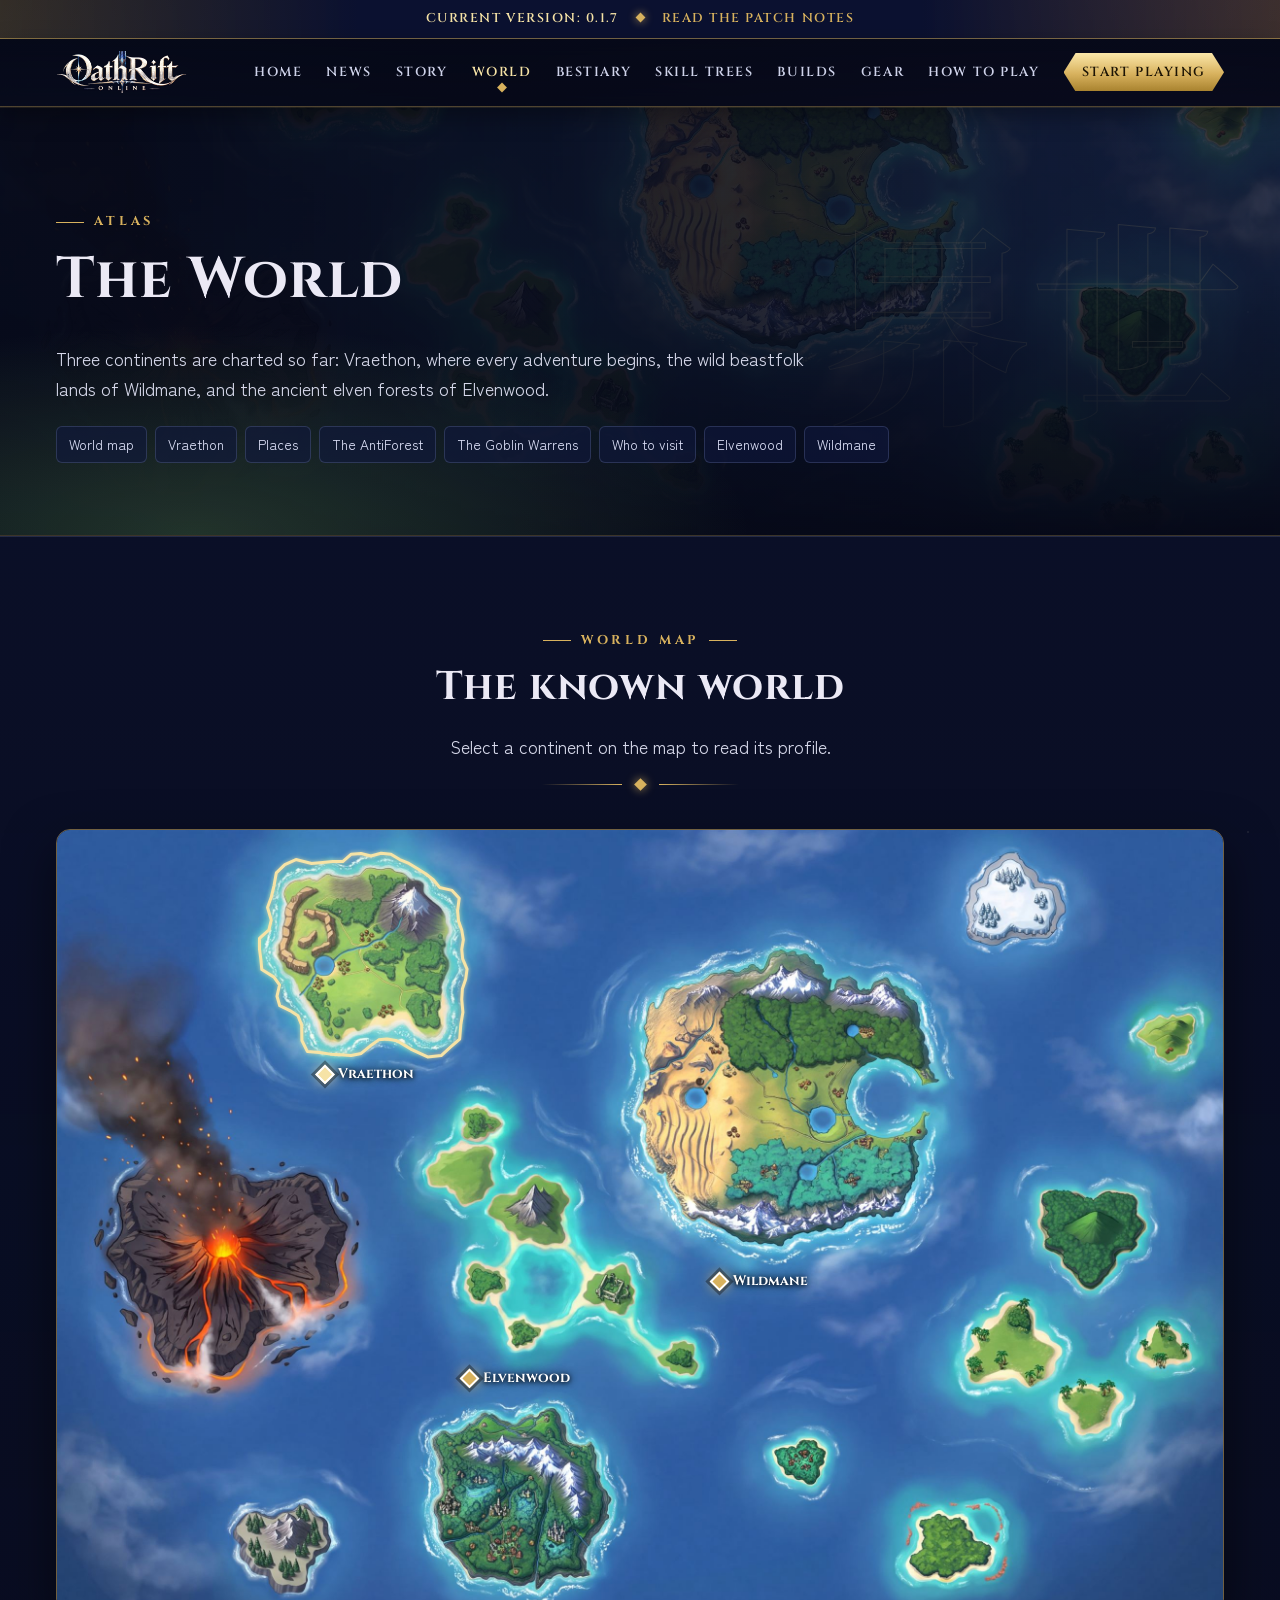
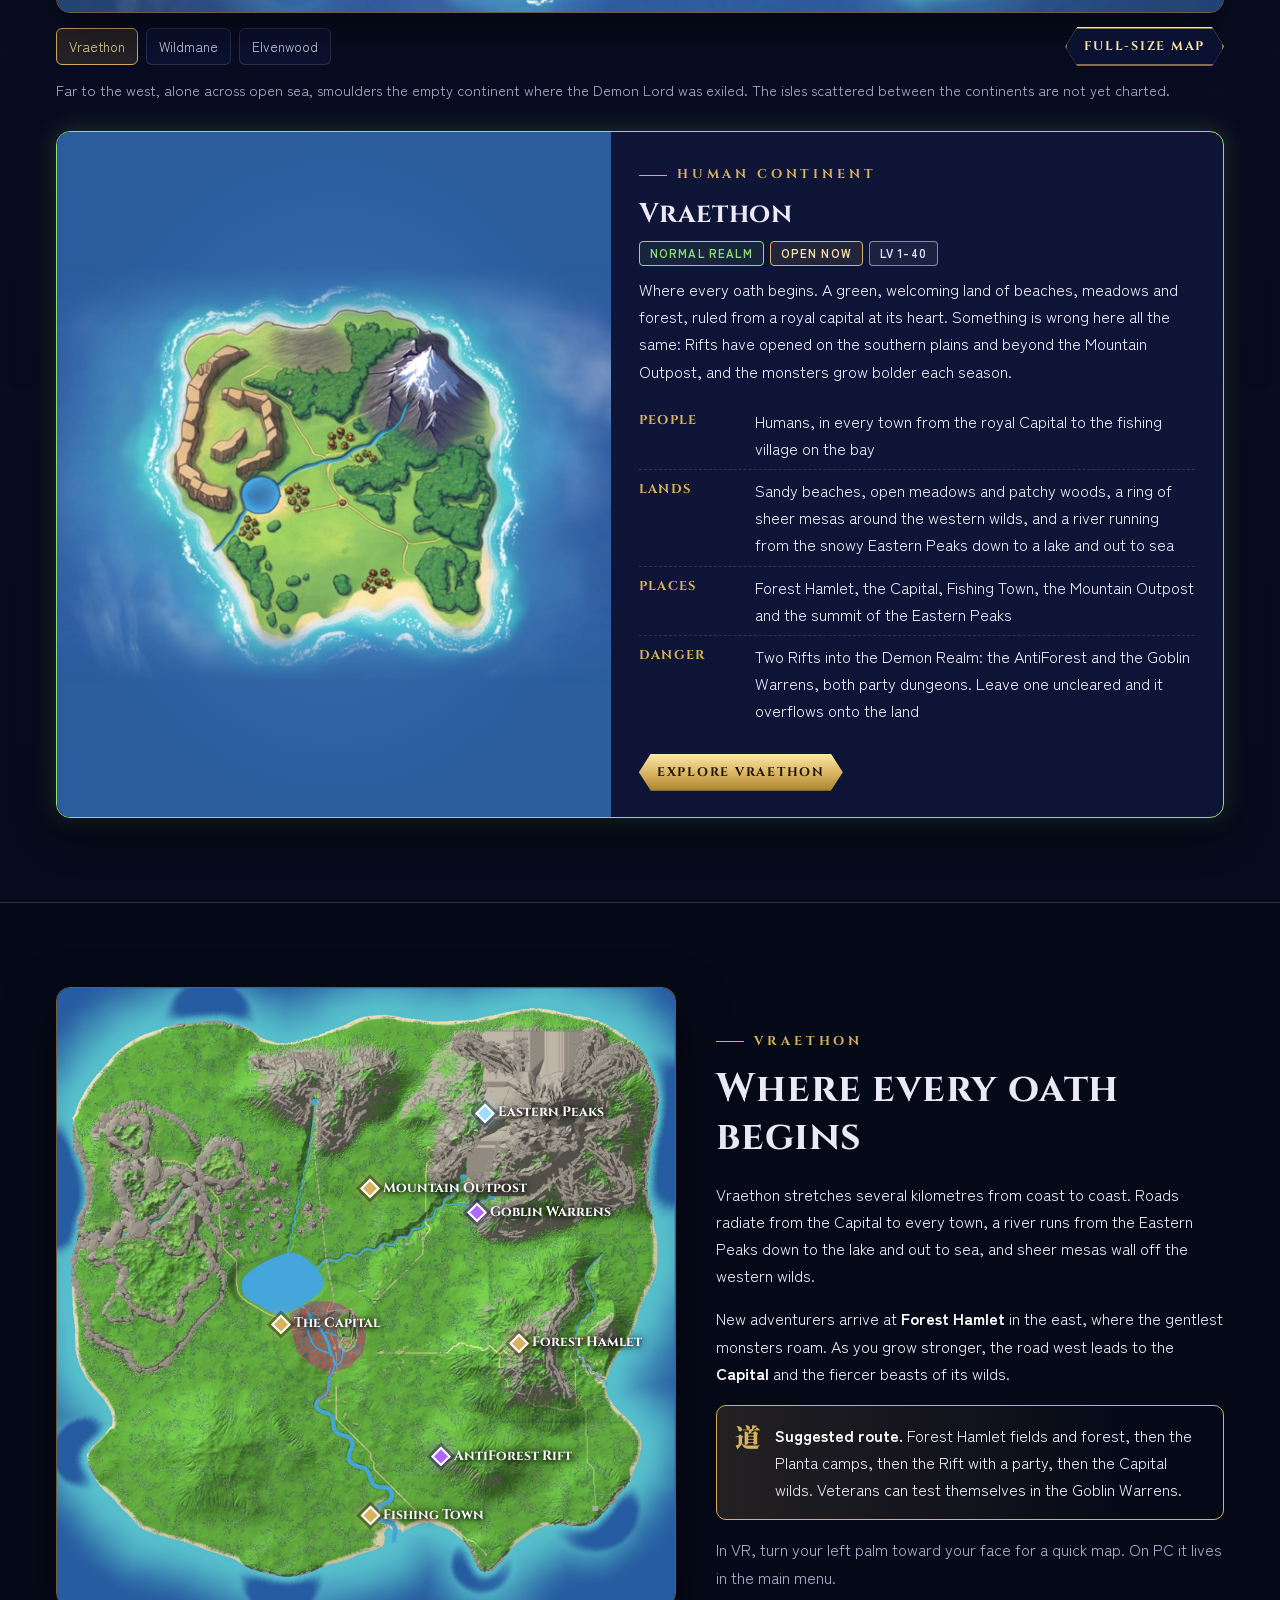
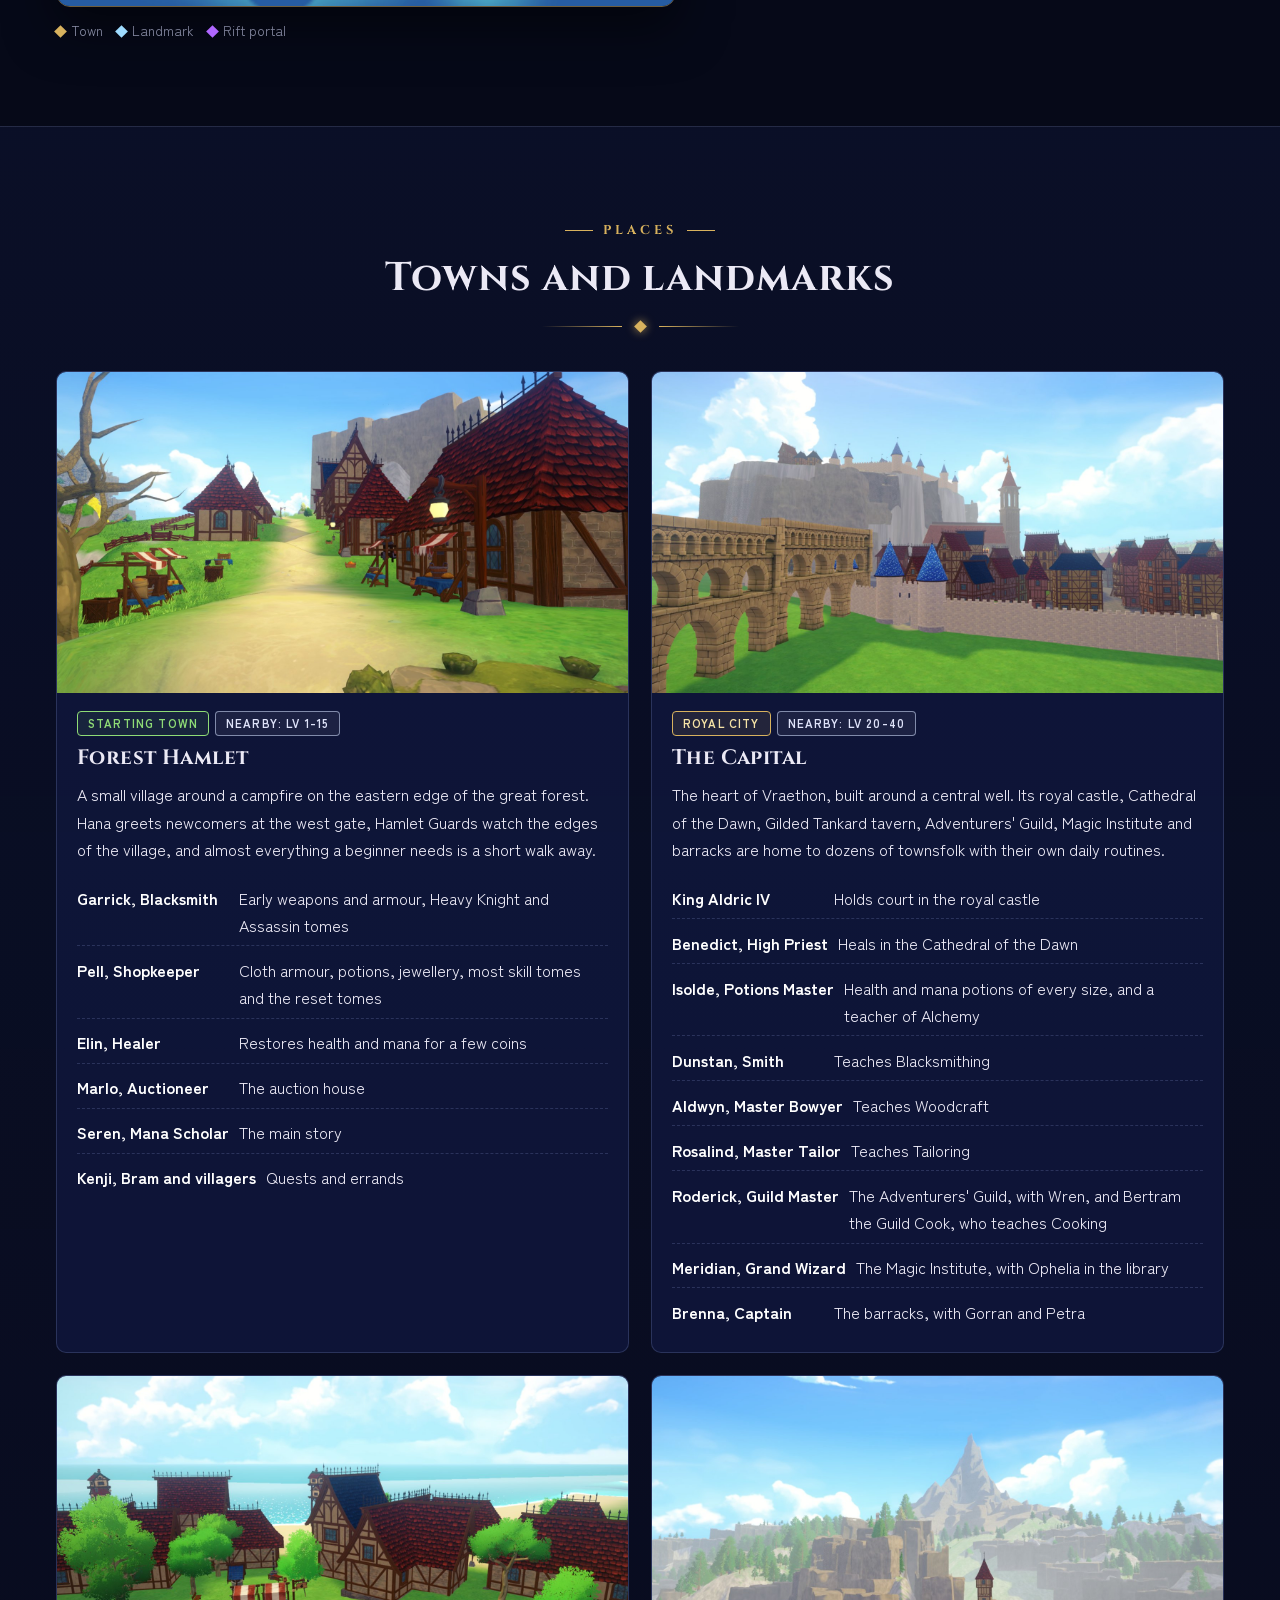
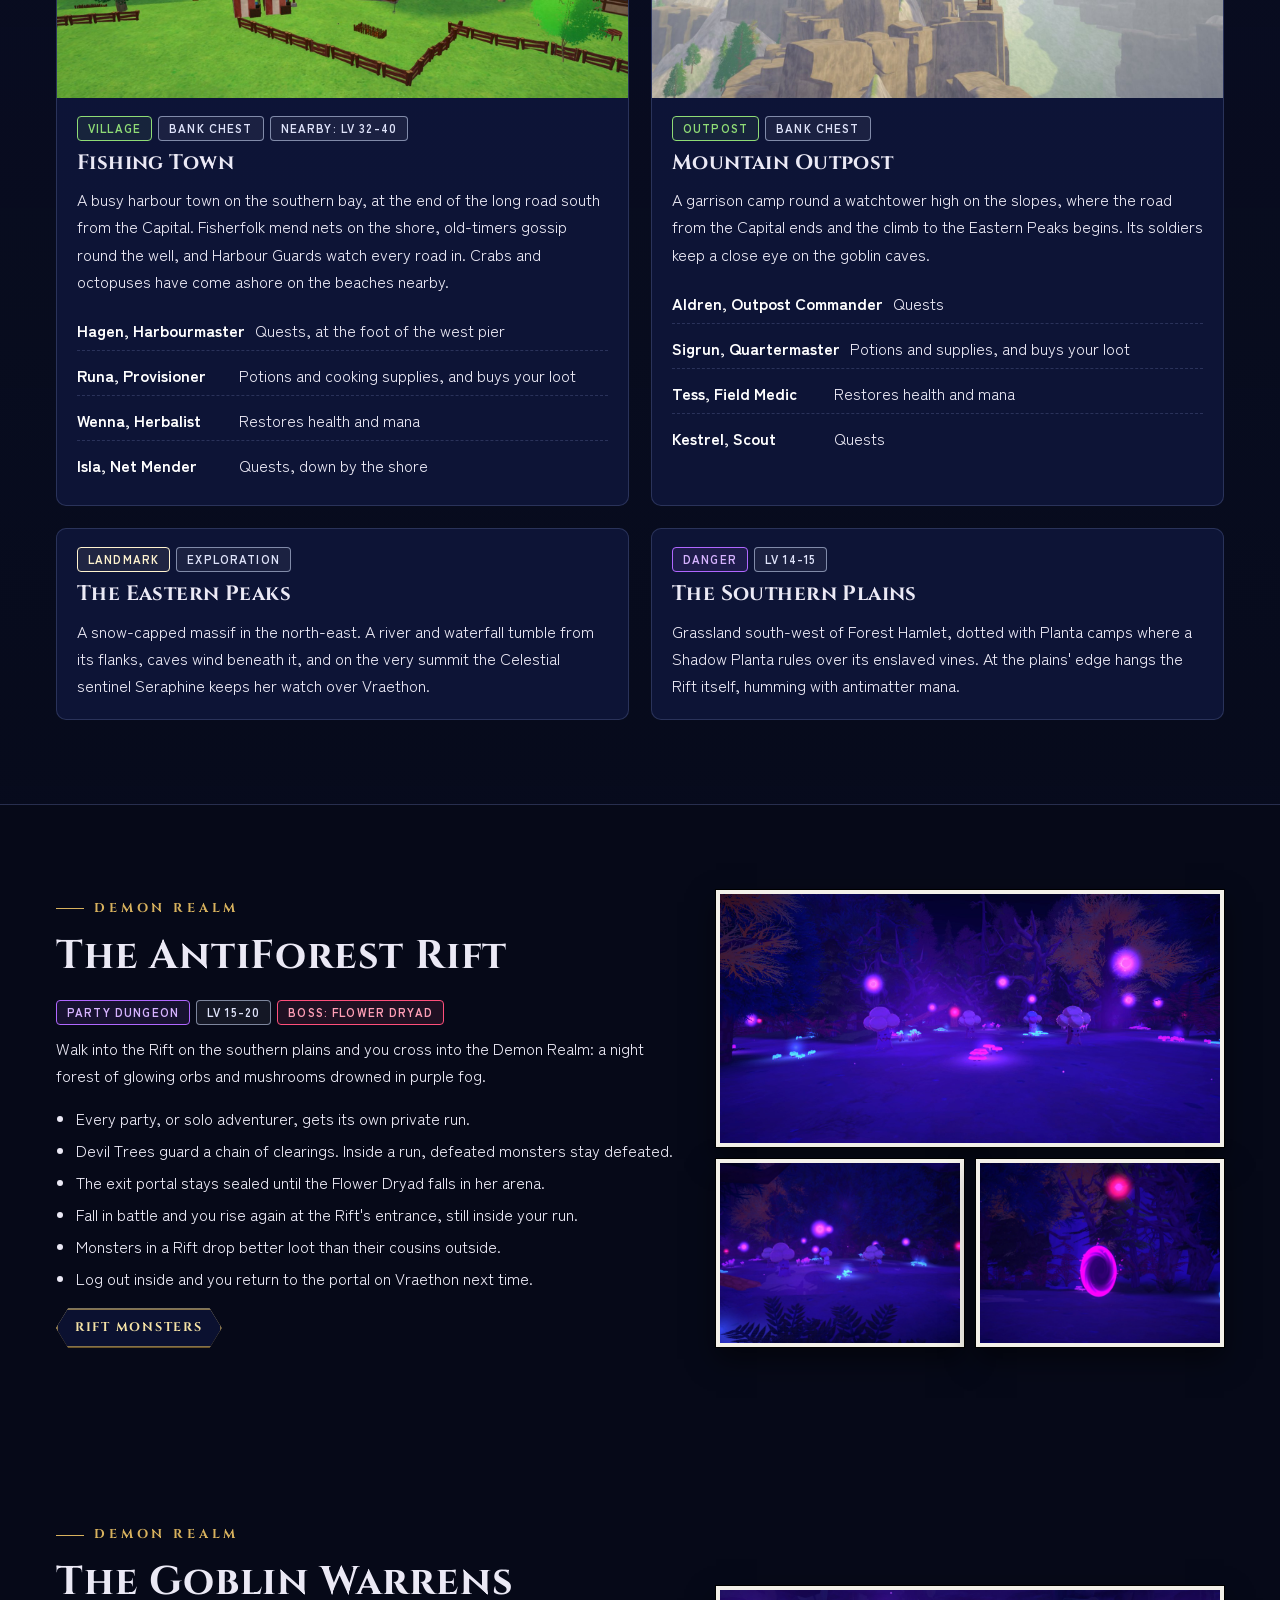
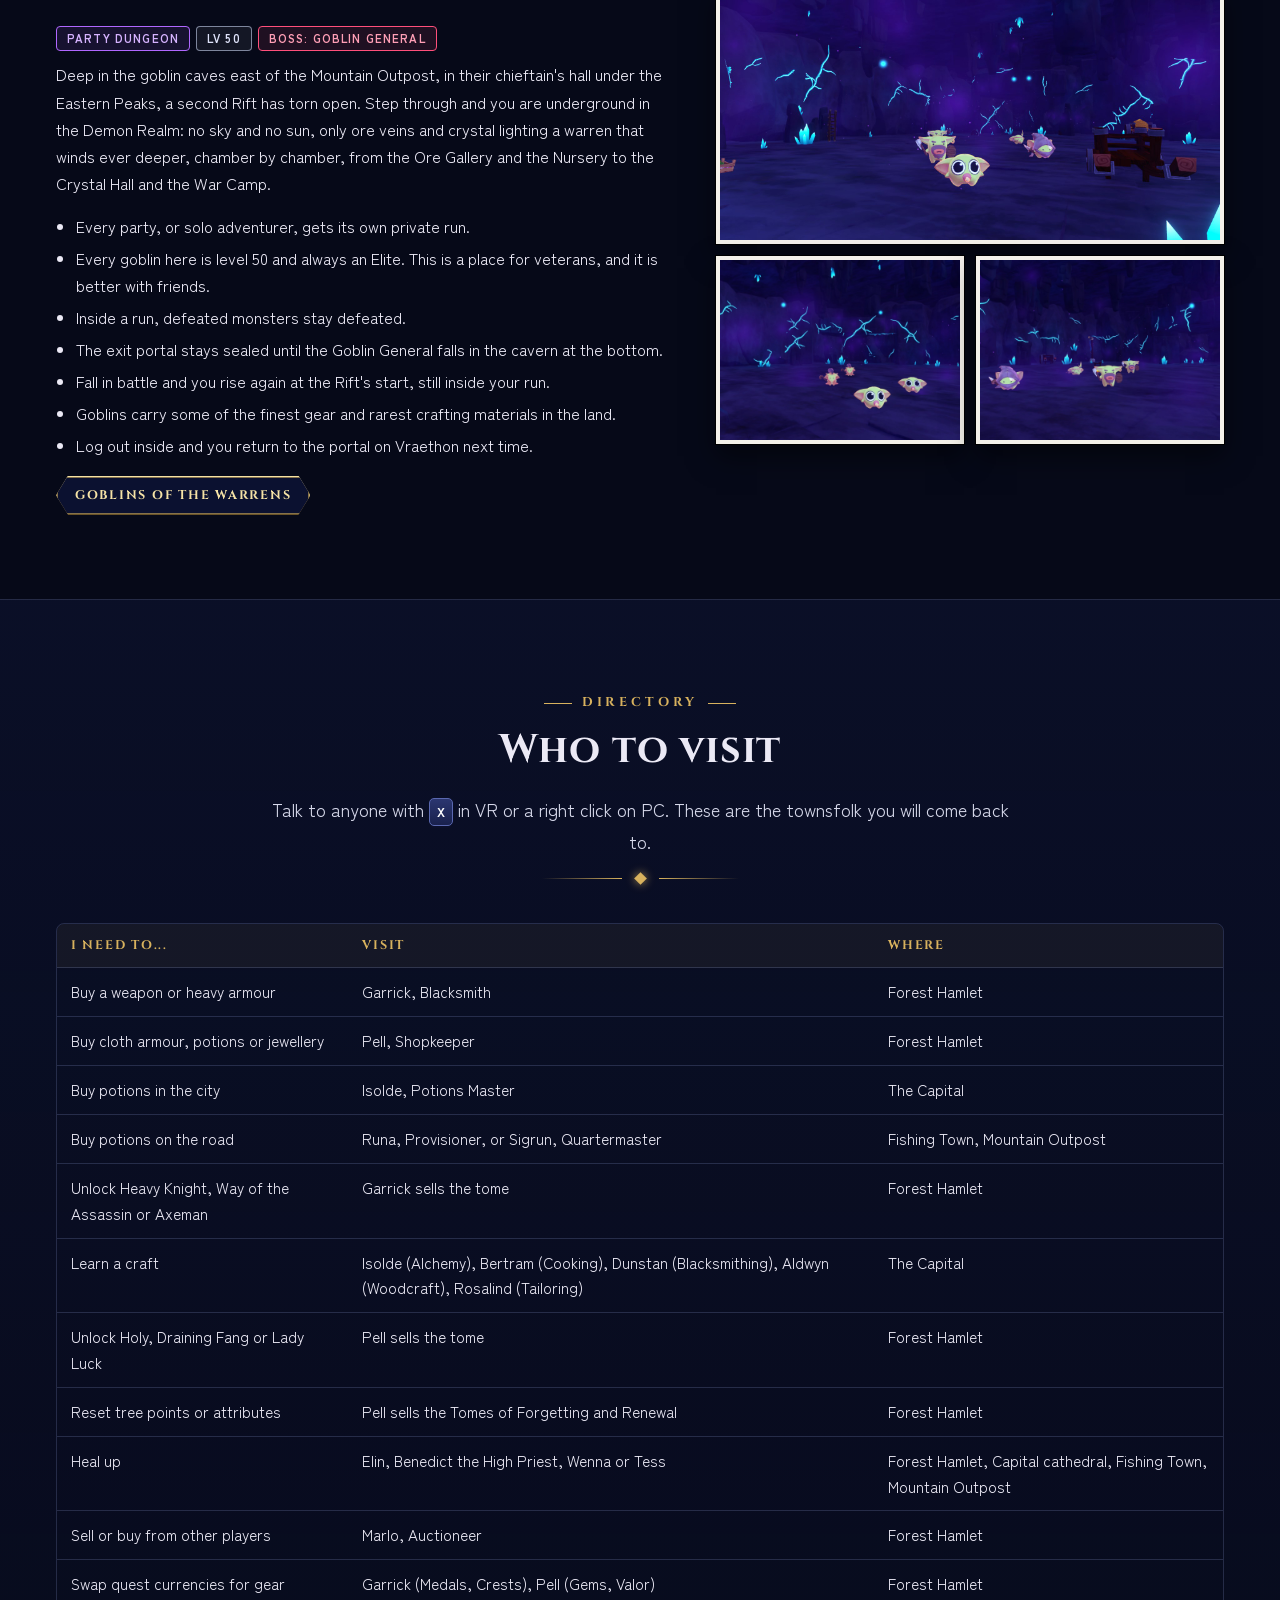
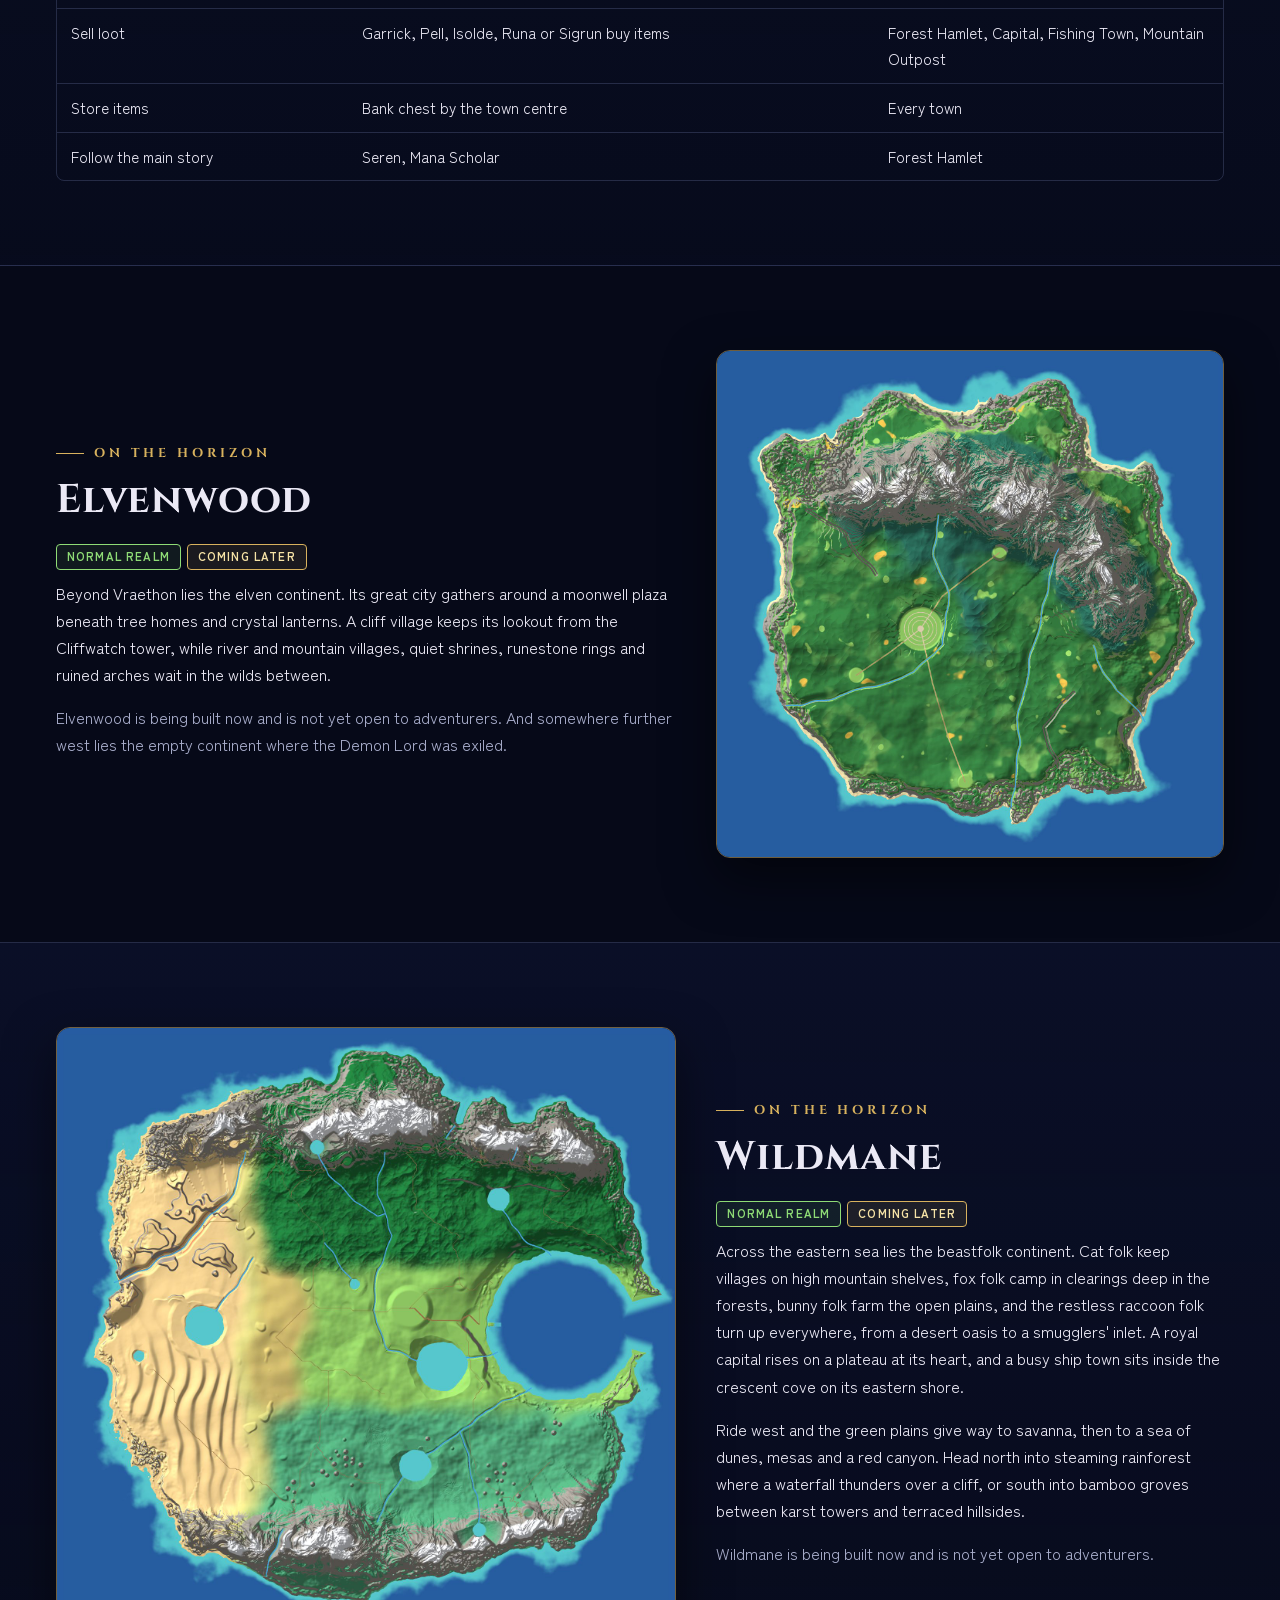
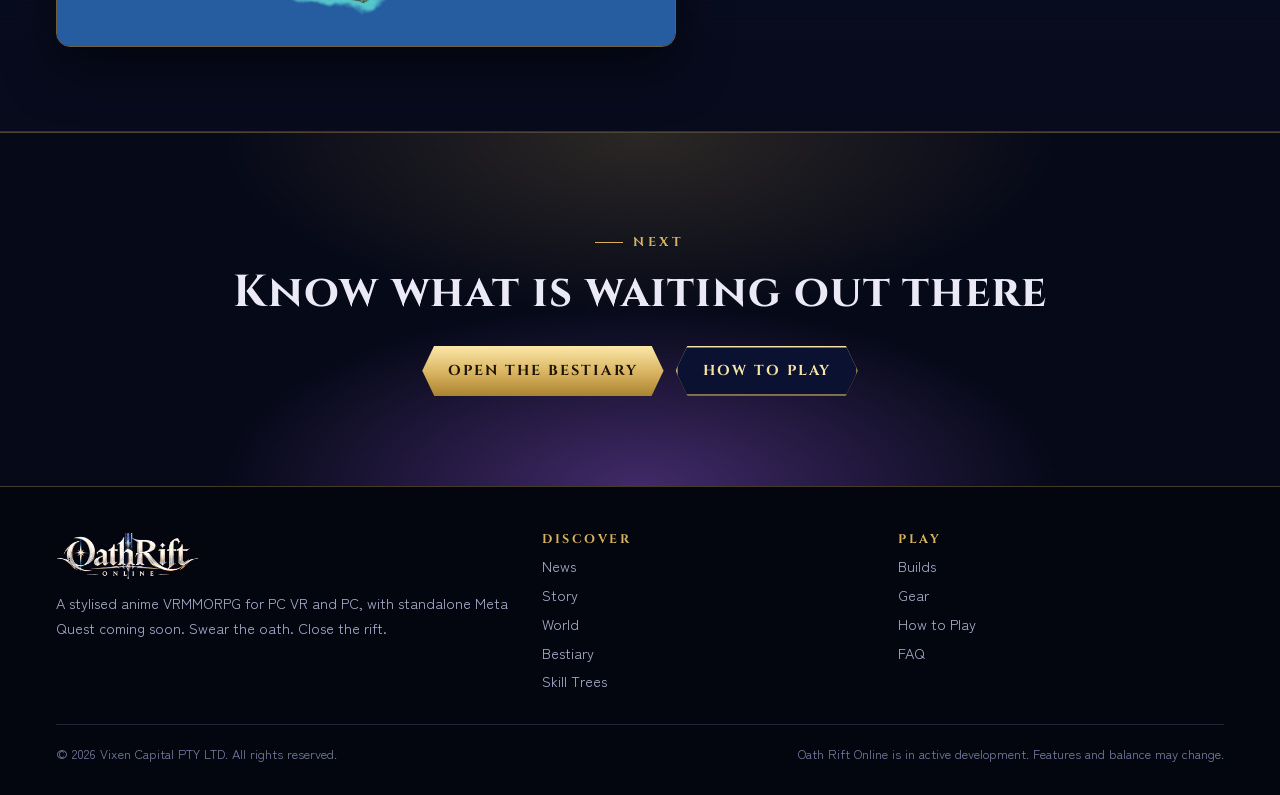
<file: world.html>
<!doctype html>
<html lang="en">
<head>
<meta charset="utf-8">
<meta name="viewport" content="width=device-width, initial-scale=1">
<title>World | Oath Rift Online</title>
<meta name="description" content="The world map of Oath Rift Online: Vraethon, the human continent where every adventure begins, the beastfolk continent of Wildmane and the elven continent of Elvenwood.">
<meta property="og:title" content="World | Oath Rift Online">
<meta property="og:description" content="The world map of Oath Rift Online: Vraethon, the human continent where every adventure begins, the beastfolk continent of Wildmane and the elven continent of Elvenwood.">
<meta property="og:image" content="assets/img/world/world-map.jpg">
<link rel="icon" href="assets/img/brand/favicon.png">
<link rel="preconnect" href="https://fonts.googleapis.com">
<link rel="preconnect" href="https://fonts.gstatic.com" crossorigin>
<link rel="stylesheet" href="https://fonts.googleapis.com/css2?family=Cinzel:wght@500;600;700;800&family=Noto+Serif+JP:wght@700;900&family=Zen+Kaku+Gothic+New:wght@400;500;700&display=swap">
<link rel="stylesheet" href="css/site.css">
<script src="js/site.js" defer></script>
</head>
<body>
<a class="skip-link" href="#main">Skip to content</a>
<header class="site-header"><div class="container">
  <a class="brand" href="index.html"><img src="assets/img/brand/wordmark.png" alt="Oath Rift Online" width="520" height="167"></a>
  <button class="nav-toggle" aria-label="Menu" aria-expanded="false" aria-controls="nav"><span></span></button>
  <nav class="nav" id="nav" aria-label="Main">
    <a href="index.html">Home</a>
    <a href="news.html">News</a>
    <a href="story.html">Story</a>
    <a href="world.html">World</a>
    <a href="bestiary.html">Bestiary</a>
    <a href="skills.html">Skill Trees</a>
    <a href="builds.html">Builds</a>
    <a href="gear.html">Gear</a>
    <a href="guide.html">How to Play</a>
    <a class="btn btn-gold btn-sm" href="guide.html#start">Start Playing</a>
  </nav>
</div></header>

<main id="main">
  <section class="page-hero" data-realm="normal">
    <div class="bg" style="background-image: url('assets/img/world/world-map.jpg');"></div>
    <span class="kanji" aria-hidden="true">世界</span>
    <div class="container">
      <p class="eyebrow">Atlas</p>
      <h1>The World</h1>
      <p class="lead">Three continents are charted so far: Vraethon, where every adventure begins, the wild beastfolk lands of Wildmane, and the ancient elven forests of Elvenwood.</p>
      <div class="toc" style="margin-top: 22px;">
        <a href="#atlas">World map</a><a href="#map">Vraethon</a><a href="#places">Places</a><a href="#rift">The AntiForest</a><a href="#goblin-warrens">The Goblin Warrens<span class="version-pill" data-version="0.1.6"></span></a><a href="#services">Who to visit</a><a href="#elvenwood">Elvenwood</a><a href="#wildmane">Wildmane</a>
      </div>
    </div>
  </section>

  <section class="section section-alt" id="atlas">
    <div class="container">
      <div class="section-head center reveal">
        <p class="eyebrow">World map</p>
        <h2>The known world</h2>
        <p class="lead">Select a continent on the map to read its profile.</p>
        <div class="divider"><span></span></div>
      </div>
      <div class="atlas reveal">
        <div class="map-wrap atlas-map">
          <img src="assets/img/world/world-map.jpg" srcset="assets/img/world/world-map-1280.jpg 1280w, assets/img/world/world-map.jpg 2400w, assets/img/world/world-map-4k.jpg 5056w" sizes="(max-width: 1232px) 100vw, 1200px" alt="World map: Vraethon in the north-west, Wildmane east of centre, Elvenwood in the south, a volcanic continent alone in the far west, and scattered isles between them" width="2400" height="1610">
          <svg viewBox="0 0 5056 3392" preserveAspectRatio="none" role="group" aria-label="Continents">
            <a class="region" href="#continent-vraethon" aria-label="Vraethon"><polygon points="878,516 878,470 919,433 929,391 913,336 929,292 941,242 951,186 988,150 1036,128 1104,145 1152,141 1196,137 1239,137 1276,105 1318,102 1361,113 1405,101 1448,105 1486,128 1526,145 1562,167 1598,190 1632,216 1659,249 1713,262 1744,296 1737,350 1741,395 1755,434 1762,476 1755,518 1759,559 1778,603 1772,647 1758,688 1755,735 1760,790 1751,843 1746,907 1706,942 1666,978 1607,984 1534,950 1474,914 1432,906 1395,910 1359,936 1319,969 1275,978 1230,975 1185,972 1138,965 1086,961 1062,913 1061,846 1045,806 1010,783 966,762 954,721 965,672 941,638 888,605 884,561"/></a>
            <a class="region" href="#continent-wildmane" aria-label="Wildmane"><polygon points="2488,1141 2506,1080 2512,1019 2510,952 2504,879 2496,796 2532,733 2589,687 2644,643 2701,601 2760,564 2819,528 2893,526 2965,539 3029,530 3090,488 3158,478 3226,483 3288,517 3343,559 3399,590 3464,604 3543,607 3625,619 3690,658 3761,699 3801,766 3814,846 3823,922 3834,994 3847,1065 3850,1136 3820,1206 3806,1273 3797,1341 3776,1405 3765,1475 3758,1552 3745,1633 3702,1696 3612,1710 3535,1727 3473,1755 3411,1780 3342,1782 3284,1812 3227,1870 3158,1873 3090,1866 3018,1884 2947,1877 2895,1811 2829,1796 2762,1776 2690,1757 2637,1709 2592,1654 2558,1592 2525,1531 2492,1471 2469,1406 2482,1333 2472,1269 2470,1204"/></a>
            <a class="region" href="#continent-elvenwood" aria-label="Elvenwood"><polygon points="1582,2887 1578,2846 1572,2801 1596,2764 1597,2718 1585,2661 1598,2612 1631,2577 1662,2539 1711,2522 1758,2510 1805,2502 1848,2491 1892,2491 1937,2502 1976,2488 2017,2487 2059,2486 2106,2470 2163,2442 2210,2458 2227,2523 2246,2572 2269,2608 2319,2615 2352,2644 2369,2685 2376,2728 2383,2769 2394,2808 2413,2846 2432,2886 2446,2930 2483,2980 2483,3029 2468,3076 2397,3097 2349,3119 2337,3160 2352,3229 2326,3271 2279,3289 2242,3318 2200,3338 2159,3361 2115,3379 2068,3387 2020,3385 1975,3355 1932,3341 1899,3298 1862,3285 1818,3286 1773,3281 1740,3253 1718,3216 1688,3188 1636,3175 1584,3155 1566,3111 1563,3063 1587,3010 1597,2967 1593,2927"/></a>
          </svg>
          <a class="hotspot" href="#continent-vraethon" style="--x: 26.5%; --y: 31.3%;" tabindex="-1"><span class="label">Vraethon</span></a>
          <a class="hotspot" href="#continent-wildmane" style="--x: 60.3%; --y: 57.8%;" tabindex="-1"><span class="label">Wildmane</span></a>
          <a class="hotspot" href="#continent-elvenwood" style="--x: 39.4%; --y: 70.2%;" tabindex="-1"><span class="label">Elvenwood</span></a>
        </div>
        <div class="atlas-foot">
          <nav class="toc atlas-picker" aria-label="Continents">
            <a href="#continent-vraethon">Vraethon</a><a href="#continent-wildmane">Wildmane</a><a href="#continent-elvenwood">Elvenwood</a>
          </nav>
          <a class="btn btn-ghost btn-sm" href="assets/img/world/world-map-4k.jpg" target="_blank" rel="noopener">Full-size map</a>
        </div>
        <p class="muted atlas-note">Far to the west, alone across open sea, smoulders the empty continent where the Demon Lord was exiled. The isles scattered between the continents are not yet charted.</p>

        <article class="continent" id="continent-vraethon" data-realm="normal">
          <div class="continent-media"><img src="assets/img/world/continent-island.jpg" alt="Vraethon on the world map" width="1200" height="900" loading="lazy"></div>
          <div class="continent-body">
            <p class="eyebrow">Human continent</p>
            <h3>Vraethon</h3>
            <div class="badges"><span class="badge normal">Normal realm</span><span class="badge gold">Open now</span><span class="badge">Lv 1-40</span></div>
            <p>Where every oath begins. A green, welcoming land of beaches, meadows and forest, ruled from a royal capital at its heart. Something is wrong here all the same: Rifts have opened on the southern plains and beyond the Mountain Outpost, and the monsters grow bolder each season.</p>
            <dl class="facts">
              <div><dt>People</dt><dd>Humans, in every town from the royal Capital to the fishing village on the bay</dd></div>
              <div><dt>Lands</dt><dd>Sandy beaches, open meadows and patchy woods, a ring of sheer mesas around the western wilds, and a river running from the snowy Eastern Peaks down to a lake and out to sea</dd></div>
              <div><dt>Places</dt><dd>Forest Hamlet, the Capital, Fishing Town, the Mountain Outpost and the summit of the Eastern Peaks</dd></div>
              <div><dt>Danger</dt><dd>Two Rifts into the Demon Realm: the AntiForest and the Goblin Warrens<span class="version-pill" data-version="0.1.6"></span>, both party dungeons. Leave one uncleared and it overflows<span class="version-pill" data-version="0.1.7"></span> onto the land</dd></div>
            </dl>
            <a class="btn btn-gold btn-sm" href="#map">Explore Vraethon</a>
          </div>
        </article>

        <article class="continent" id="continent-wildmane" data-realm="normal">
          <div class="continent-media"><img src="assets/img/world/continent-wildmane.jpg" alt="Wildmane on the world map" width="1200" height="900" loading="lazy"></div>
          <div class="continent-body">
            <p class="eyebrow">Beastfolk continent</p>
            <h3>Wildmane</h3>
            <div class="badges"><span class="badge normal">Normal realm</span><span class="badge gold">Coming later</span></div>
            <p>The largest land yet charted, home of the demihuman beastfolk. From a desert of dunes in the west to a crescent-shaped harbour in the east, Wildmane holds a little of everything, framed by snowy ranges along both coasts.</p>
            <dl class="facts">
              <div><dt>Peoples</dt><dd>Cat folk in high mountain villages, fox folk in forest camps, bunny folk on the open plains, and raccoon folk wandering everywhere</dd></div>
              <div><dt>Lands</dt><dd>A great desert of dunes and mesas, a dry savanna, green central plains around a broad lake, tropical rainforest in the north and bamboo forest in the south</dd></div>
              <div><dt>Places</dt><dd>A royal capital raised on a plateau at the continent's heart, and a raccoon ship town sheltered inside the crescent cove</dd></div>
              <div><dt>Wonders</dt><dd>A red canyon cut through the mesas, a desert oasis, a waterfall thundering over a jungle cliff, a fjord in the northern range, and karst towers rising above the bamboo</dd></div>
            </dl>
            <a class="btn btn-gold btn-sm" href="#wildmane">Explore Wildmane</a>
          </div>
        </article>

        <article class="continent" id="continent-elvenwood" data-realm="normal">
          <div class="continent-media"><img src="assets/img/world/continent-elvenwood.jpg" alt="Elvenwood on the world map" width="1200" height="900" loading="lazy"></div>
          <div class="continent-body">
            <p class="eyebrow">Elven continent</p>
            <h3>Elvenwood</h3>
            <div class="badges"><span class="badge normal">Normal realm</span><span class="badge gold">Coming later</span></div>
            <p>An ancient, deep forest land where moonlight seems to linger in the canopy. The elves have lived beneath its trees for longer than any human kingdom has stood.</p>
            <dl class="facts">
              <div><dt>People</dt><dd>Elves</dd></div>
              <div><dt>Lands</dt><dd>Dense enchanted forest, a long range of snow-capped mountains across the north and down the east, rivers running south, and rugged rocky coasts</dd></div>
              <div><dt>Places</dt><dd>A great city around a moonwell plaza beneath tree homes and crystal lanterns, a cliff village keeping watch from the Cliffwatch tower, and river and mountain villages</dd></div>
              <div><dt>Wonders</dt><dd>Quiet shrines, runestone rings and ruined arches hidden in the wilds</dd></div>
            </dl>
            <a class="btn btn-gold btn-sm" href="#elvenwood">Explore Elvenwood</a>
          </div>
        </article>
      </div>
    </div>
  </section>

  <section class="section" id="map">
    <div class="container">
      <div class="split">
        <div class="reveal">
          <div class="map-wrap">
            <img src="assets/img/world/island-map.jpg" alt="Map of Vraethon" width="1600" height="1600">
            <a class="hotspot" href="#capital" style="--x: 43.7%; --y: 54.4%;"><span class="label">The Capital</span></a>
            <a class="hotspot" href="#hamlet" style="--x: 84.1%; --y: 57.5%;"><span class="label">Forest Hamlet</span></a>
            <a class="hotspot" href="#fishing" style="--x: 59.3%; --y: 85.4%;"><span class="label">Fishing Town</span></a>
            <a class="hotspot" href="#outpost" style="--x: 62.7%; --y: 32.5%;"><span class="label">Mountain Outpost</span></a>
            <a class="hotspot peak" href="#peaks" style="--x: 78.3%; --y: 20.3%;"><span class="label">Eastern Peaks</span></a>
            <a class="hotspot rift" href="#rift" style="--x: 72.2%; --y: 75.8%;"><span class="label">AntiForest Rift</span></a>
            <a class="hotspot rift pin-start" href="#goblin-warrens" style="--x: 67.9%; --y: 36.4%;"><span class="label">Goblin Warrens</span></a>
          </div>
          <div class="legend">
            <span>Town</span>
            <span style="--dot: var(--celestial);">Landmark</span>
            <span style="--dot: var(--demon);">Rift portal</span>
          </div>
        </div>
        <div class="reveal">
          <p class="eyebrow">Vraethon</p>
          <h2>Where every oath begins</h2>
          <p>Vraethon stretches several kilometres from coast to coast. Roads radiate from the Capital to every town, a river runs from the Eastern Peaks down to the lake and out to sea, and sheer mesas wall off the western wilds.</p>
          <p>New adventurers arrive at <strong>Forest Hamlet</strong> in the east, where the gentlest monsters roam. As you grow stronger, the road west leads to the <strong>Capital</strong> and the fiercer beasts of its wilds.</p>
          <div class="callout" style="margin-top: 18px;">
            <span class="mark">道</span>
            <div><p><strong>Suggested route.</strong> Forest Hamlet fields and forest, then the Planta camps, then the Rift with a party, then the Capital wilds. Veterans can test themselves in the Goblin Warrens<span class="version-pill" data-version="0.1.6"></span>.</p></div>
          </div>
          <p class="muted" style="margin-top: 16px;">In VR, turn your left palm toward your face for a quick map. On PC it lives in the main menu.</p>
        </div>
      </div>
    </div>
  </section>

  <section class="section section-alt" id="places">
    <div class="container">
      <div class="section-head center reveal">
        <p class="eyebrow">Places</p>
        <h2>Towns and landmarks</h2>
        <div class="divider"><span></span></div>
      </div>
      <div class="grid grid-2">
        <article class="card place-card reveal" id="hamlet" data-realm="normal">
          <div class="card-media"><img src="assets/img/world/forest-hamlet.jpg" alt="Forest Hamlet" loading="lazy"></div>
          <div class="card-body">
            <div class="badges"><span class="badge normal">Starting town</span><span class="badge">Nearby: Lv 1-15</span></div>
            <h3>Forest Hamlet</h3>
            <p>A small village around a campfire on the eastern edge of the great forest. Hana greets newcomers at the west gate, Hamlet Guards<span class="version-pill" data-version="0.1.7"></span> watch the edges of the village, and almost everything a beginner needs is a short walk away.</p>
            <ul class="services">
              <li><b>Garrick, Blacksmith</b><span>Early weapons and armour, Heavy Knight and Assassin tomes</span></li>
              <li><b>Pell, Shopkeeper</b><span>Cloth armour, potions, jewellery, most skill tomes and the reset tomes</span></li>
              <li><b>Elin, Healer</b><span>Restores health and mana for a few coins</span></li>
              <li><b>Marlo, Auctioneer</b><span>The auction house</span></li>
              <li><b>Seren, Mana Scholar</b><span>The main story</span></li>
              <li><b>Kenji, Bram and villagers</b><span>Quests and errands</span></li>
            </ul>
          </div>
        </article>
        <article class="card place-card reveal" id="capital" data-realm="celestial">
          <div class="card-media"><img src="assets/img/world/capital.jpg" alt="The Capital" loading="lazy"></div>
          <div class="card-body">
            <div class="badges"><span class="badge gold">Royal city</span><span class="badge">Nearby: Lv 20-40</span></div>
            <h3>The Capital</h3>
            <p>The heart of Vraethon, built around a central well. Its royal castle, Cathedral of the Dawn, Gilded Tankard tavern, Adventurers' Guild, Magic Institute and barracks are home to dozens of townsfolk with their own daily routines.</p>
            <ul class="services">
              <li><b>King Aldric IV</b><span>Holds court in the royal castle</span></li>
              <li><b>Benedict, High Priest</b><span>Heals in the Cathedral of the Dawn</span></li>
              <li><b>Isolde, Potions Master</b><span>Health and mana potions of every size, and a teacher of Alchemy</span></li>
              <li><b>Dunstan, Smith</b><span>Teaches Blacksmithing<span class="version-pill" data-version="0.1.6"></span></span></li>
              <li><b>Aldwyn, Master Bowyer</b><span>Teaches Woodcraft<span class="version-pill" data-version="0.1.6"></span></span></li>
              <li><b>Rosalind, Master Tailor</b><span>Teaches Tailoring<span class="version-pill" data-version="0.1.6"></span></span></li>
              <li><b>Roderick, Guild Master</b><span>The Adventurers' Guild, with Wren, and Bertram the Guild Cook, who teaches Cooking<span class="version-pill" data-version="0.1.6"></span></span></li>
              <li><b>Meridian, Grand Wizard</b><span>The Magic Institute, with Ophelia in the library</span></li>
              <li><b>Brenna, Captain</b><span>The barracks, with Gorran and Petra</span></li>
            </ul>
          </div>
        </article>
        <article class="card place-card reveal" id="fishing" data-realm="normal">
          <div class="card-media"><img src="assets/img/world/coast.jpg" alt="Fishing Town on the southern bay" loading="lazy"></div>
          <div class="card-body">
            <div class="badges"><span class="badge normal">Village</span><span class="badge">Bank chest</span><span class="badge">Nearby: Lv 32-40</span></div>
            <h3>Fishing Town <span class="version-pill" data-version="0.1.7"></span></h3>
            <p>A busy harbour town on the southern bay, at the end of the long road south from the Capital. Fisherfolk mend nets on the shore, old-timers gossip round the well, and Harbour Guards watch every road in. Crabs and octopuses have come ashore on the beaches nearby.</p>
            <ul class="services">
              <li><b>Hagen, Harbourmaster</b><span>Quests, at the foot of the west pier</span></li>
              <li><b>Runa, Provisioner</b><span>Potions and cooking supplies, and buys your loot</span></li>
              <li><b>Wenna, Herbalist</b><span>Restores health and mana</span></li>
              <li><b>Isla, Net Mender</b><span>Quests, down by the shore</span></li>
            </ul>
          </div>
        </article>
        <article class="card place-card reveal" id="outpost" data-realm="normal">
          <div class="card-media"><img src="assets/img/world/eastern-peaks.jpg" alt="The Mountain Outpost watchtower below the Eastern Peaks" loading="lazy"></div>
          <div class="card-body">
            <div class="badges"><span class="badge normal">Outpost</span><span class="badge">Bank chest</span></div>
            <h3>Mountain Outpost <span class="version-pill" data-version="0.1.7"></span></h3>
            <p>A garrison camp round a watchtower high on the slopes, where the road from the Capital ends and the climb to the Eastern Peaks begins. Its soldiers keep a close eye on the goblin caves.</p>
            <ul class="services">
              <li><b>Aldren, Outpost Commander</b><span>Quests</span></li>
              <li><b>Sigrun, Quartermaster</b><span>Potions and supplies, and buys your loot</span></li>
              <li><b>Tess, Field Medic</b><span>Restores health and mana</span></li>
              <li><b>Kestrel, Scout</b><span>Quests</span></li>
            </ul>
          </div>
        </article>
        <article class="card place-card reveal" id="peaks" data-realm="celestial">
          <div class="card-body">
            <div class="badges"><span class="badge celestial">Landmark</span><span class="badge">Exploration</span></div>
            <h3>The Eastern Peaks</h3>
            <p>A snow-capped massif in the north-east. A river and waterfall tumble from its flanks, caves wind beneath it, and on the very summit the Celestial sentinel Seraphine keeps her watch over Vraethon.</p>
          </div>
        </article>
        <article class="card place-card reveal" id="plains" data-realm="demon">
          <div class="card-body">
            <div class="badges"><span class="badge demon">Danger</span><span class="badge">Lv 14-15</span></div>
            <h3>The Southern Plains</h3>
            <p>Grassland south-west of Forest Hamlet, dotted with Planta camps where a Shadow Planta rules over its enslaved vines. At the plains' edge hangs the Rift itself, humming with antimatter mana.</p>
          </div>
        </article>
      </div>
    </div>
  </section>

  <section class="section" id="rift" data-realm="demon">
    <div class="container">
      <div class="split reverse">
        <div class="reveal">
          <figure class="manga" style="--cols: 2; margin: 0;">
            <img class="wide zoomable" src="assets/img/world/antiforest-1.jpg" alt="The AntiForest at night" loading="lazy">
            <img class="zoomable" src="assets/img/world/antiforest-2.jpg" alt="An encounter clearing" loading="lazy">
            <img class="zoomable" src="assets/img/world/rift-portal.jpg" alt="A Rift portal" loading="lazy">
          </figure>
        </div>
        <div class="reveal">
          <p class="eyebrow">Demon Realm</p>
          <h2>The AntiForest Rift</h2>
          <div class="badges"><span class="badge demon">Party dungeon</span><span class="badge">Lv 15-20</span><span class="badge crimson">Boss: Flower Dryad</span></div>
          <p>Walk into the Rift on the southern plains and you cross into the Demon Realm: a night forest of glowing orbs and mushrooms drowned in purple fog.</p>
          <ul>
            <li>Every party, or solo adventurer, gets its own private run.</li>
            <li>Devil Trees guard a chain of clearings. Inside a run, defeated monsters stay defeated.</li>
            <li>The exit portal stays sealed until the Flower Dryad falls in her arena.</li>
            <li>Fall in battle and you rise again at the Rift's entrance, still inside your run.</li>
            <li>Monsters in a Rift drop better loot than their cousins outside.</li>
            <li>Log out inside and you return to the portal on Vraethon next time.</li>
          </ul>
          <a class="btn btn-ghost btn-sm" href="bestiary.html#rift">Rift monsters</a>
        </div>
      </div>
    </div>
  </section>

  <section class="section" id="goblin-warrens" data-realm="demon">
    <div class="container">
      <div class="split">
        <div class="reveal">
          <p class="eyebrow">Demon Realm</p>
          <h2>The Goblin Warrens <span class="version-pill" data-version="0.1.6"></span></h2>
          <div class="badges"><span class="badge demon">Party dungeon</span><span class="badge">Lv 50</span><span class="badge crimson">Boss: Goblin General</span></div>
          <p>Deep in the goblin caves east of the Mountain Outpost, in their chieftain's hall under the Eastern Peaks, a second Rift has torn open. Step through and you are underground in the Demon Realm: no sky and no sun, only ore veins and crystal lighting a warren that winds ever deeper, chamber by chamber, from the Ore Gallery and the Nursery to the Crystal Hall and the War Camp.</p>
          <ul>
            <li>Every party, or solo adventurer, gets its own private run.</li>
            <li>Every goblin here is level 50 and always an Elite. This is a place for veterans, and it is better with friends.</li>
            <li>Inside a run, defeated monsters stay defeated.</li>
            <li>The exit portal stays sealed until the Goblin General falls in the cavern at the bottom.</li>
            <li>Fall in battle and you rise again at the Rift's start, still inside your run.</li>
            <li>Goblins carry some of the finest gear and rarest crafting materials in the land.</li>
            <li>Log out inside and you return to the portal on Vraethon next time.</li>
          </ul>
          <a class="btn btn-ghost btn-sm" href="bestiary.html#goblins">Goblins of the Warrens</a>
        </div>
        <div class="reveal">
          <figure class="manga" style="--cols: 2; margin: 0;">
            <img class="wide zoomable" src="assets/img/world/goblin-warrens-1.jpg" alt="Deep inside the Goblin Warrens" loading="lazy">
            <img class="zoomable" src="assets/img/world/goblin-warrens-2.jpg" alt="A goblin chamber lit by crystal" loading="lazy">
            <img class="zoomable" src="assets/img/world/goblin-warrens-3.jpg" alt="Tunnels winding deeper underground" loading="lazy">
          </figure>
        </div>
      </div>
    </div>
  </section>

  <section class="section section-alt" id="services">
    <div class="container">
      <div class="section-head center reveal">
        <p class="eyebrow">Directory</p>
        <h2>Who to visit</h2>
        <p class="lead">Talk to anyone with <kbd>X</kbd> in VR or a right click on PC. These are the townsfolk you will come back to.</p>
        <div class="divider"><span></span></div>
      </div>
      <div class="table-wrap reveal">
        <table>
          <thead><tr><th>I need to...</th><th>Visit</th><th>Where</th></tr></thead>
          <tbody>
            <tr><td>Buy a weapon or heavy armour</td><td>Garrick, Blacksmith</td><td>Forest Hamlet</td></tr>
            <tr><td>Buy cloth armour, potions or jewellery</td><td>Pell, Shopkeeper</td><td>Forest Hamlet</td></tr>
            <tr><td>Buy potions in the city</td><td>Isolde, Potions Master</td><td>The Capital</td></tr>
            <tr><td>Buy potions on the road<span class="version-pill" data-version="0.1.7"></span></td><td>Runa, Provisioner, or Sigrun, Quartermaster</td><td>Fishing Town, Mountain Outpost</td></tr>
            <tr><td>Unlock Heavy Knight, Way of the Assassin or Axeman<span class="version-pill" data-version="0.1.6"></span></td><td>Garrick sells the tome</td><td>Forest Hamlet</td></tr>
            <tr><td>Learn a craft<span class="version-pill" data-version="0.1.6"></span></td><td>Isolde (Alchemy), Bertram (Cooking), Dunstan (Blacksmithing), Aldwyn (Woodcraft), Rosalind (Tailoring)</td><td>The Capital</td></tr>
            <tr><td>Unlock Holy, Draining Fang or Lady Luck</td><td>Pell sells the tome</td><td>Forest Hamlet</td></tr>
            <tr><td>Reset tree points or attributes</td><td>Pell sells the Tomes of Forgetting and Renewal</td><td>Forest Hamlet</td></tr>
            <tr><td>Heal up</td><td>Elin, Benedict the High Priest, Wenna<span class="version-pill" data-version="0.1.7"></span> or Tess<span class="version-pill" data-version="0.1.7"></span></td><td>Forest Hamlet, Capital cathedral, Fishing Town, Mountain Outpost</td></tr>
            <tr><td>Sell or buy from other players</td><td>Marlo, Auctioneer</td><td>Forest Hamlet</td></tr>
            <tr><td>Swap quest currencies for gear</td><td>Garrick (Medals, Crests), Pell (Gems, Valor)</td><td>Forest Hamlet</td></tr>
            <tr><td>Sell loot</td><td>Garrick, Pell, Isolde, Runa or Sigrun buy items</td><td>Forest Hamlet, Capital, Fishing Town, Mountain Outpost</td></tr>
            <tr><td>Store items</td><td>Bank chest by the town centre</td><td>Every town</td></tr>
            <tr><td>Follow the main story</td><td>Seren, Mana Scholar</td><td>Forest Hamlet</td></tr>
          </tbody>
        </table>
      </div>
    </div>
  </section>

  <section class="section" id="elvenwood">
    <div class="container">
      <div class="split">
        <div class="reveal">
          <p class="eyebrow">On the horizon</p>
          <h2>Elvenwood</h2>
          <div class="badges"><span class="badge normal">Normal realm</span><span class="badge gold">Coming later</span></div>
          <p>Beyond Vraethon lies the elven continent. Its great city gathers around a moonwell plaza beneath tree homes and crystal lanterns. A cliff village keeps its lookout from the Cliffwatch tower, while river and mountain villages, quiet shrines, runestone rings and ruined arches wait in the wilds between.</p>
          <p class="muted">Elvenwood is being built now and is not yet open to adventurers. And somewhere further west lies the empty continent where the Demon Lord was exiled.</p>
        </div>
        <div class="reveal">
          <div class="map-wrap"><img class="zoomable" src="assets/img/world/elvenwood-map.jpg" alt="Map of Elvenwood" title="Elvenwood, the elven continent" loading="lazy"></div>
        </div>
      </div>
    </div>
  </section>

  <section class="section section-alt" id="wildmane">
    <div class="container">
      <div class="split reverse">
        <div class="reveal">
          <p class="eyebrow">On the horizon</p>
          <h2>Wildmane</h2>
          <div class="badges"><span class="badge normal">Normal realm</span><span class="badge gold">Coming later</span></div>
          <p>Across the eastern sea lies the beastfolk continent. Cat folk keep villages on high mountain shelves, fox folk camp in clearings deep in the forests, bunny folk farm the open plains, and the restless raccoon folk turn up everywhere, from a desert oasis to a smugglers' inlet. A royal capital rises on a plateau at its heart, and a busy ship town sits inside the crescent cove on its eastern shore.</p>
          <p>Ride west and the green plains give way to savanna, then to a sea of dunes, mesas and a red canyon. Head north into steaming rainforest where a waterfall thunders over a cliff, or south into bamboo groves between karst towers and terraced hillsides.</p>
          <p class="muted">Wildmane is being built now and is not yet open to adventurers.</p>
        </div>
        <div class="reveal">
          <div class="map-wrap"><img class="zoomable" src="assets/img/world/wildmane-map.jpg" alt="Map of Wildmane" title="Wildmane, the beastfolk continent" loading="lazy"></div>
        </div>
      </div>
    </div>
  </section>

  <section class="cta-band">
    <div class="container">
      <p class="eyebrow">Next</p>
      <h2>Know what is waiting out there</h2>
      <div class="hero-actions" style="justify-content: center;">
        <a class="btn btn-gold" href="bestiary.html">Open the bestiary</a>
        <a class="btn btn-ghost" href="guide.html">How to play</a>
      </div>
    </div>
  </section>
</main>

<footer class="site-footer"><div class="container">
  <div class="footer-grid">
    <div>
      <img src="assets/img/brand/wordmark.png" alt="Oath Rift Online" width="520" height="167">
      <p>A stylised anime VRMMORPG for PC VR and PC, with standalone Meta Quest coming soon. Swear the oath. Close the rift.</p>
    </div>
    <div>
      <h4>Discover</h4>
      <ul><li><a href="news.html">News</a></li><li><a href="story.html">Story</a></li><li><a href="world.html">World</a></li><li><a href="bestiary.html">Bestiary</a></li><li><a href="skills.html">Skill Trees</a></li></ul>
    </div>
    <div>
      <h4>Play</h4>
      <ul><li><a href="builds.html">Builds</a></li><li><a href="gear.html">Gear</a></li><li><a href="guide.html">How to Play</a></li><li><a href="guide.html#faq">FAQ</a></li></ul>
    </div>
  </div>
  <div class="footer-bottom">
    <span>&copy; 2026 Vixen Capital PTY LTD. All rights reserved.</span>
    <span>Oath Rift Online is in active development. Features and balance may change.</span>
  </div>
</div></footer>
</body>
</html>
</file>
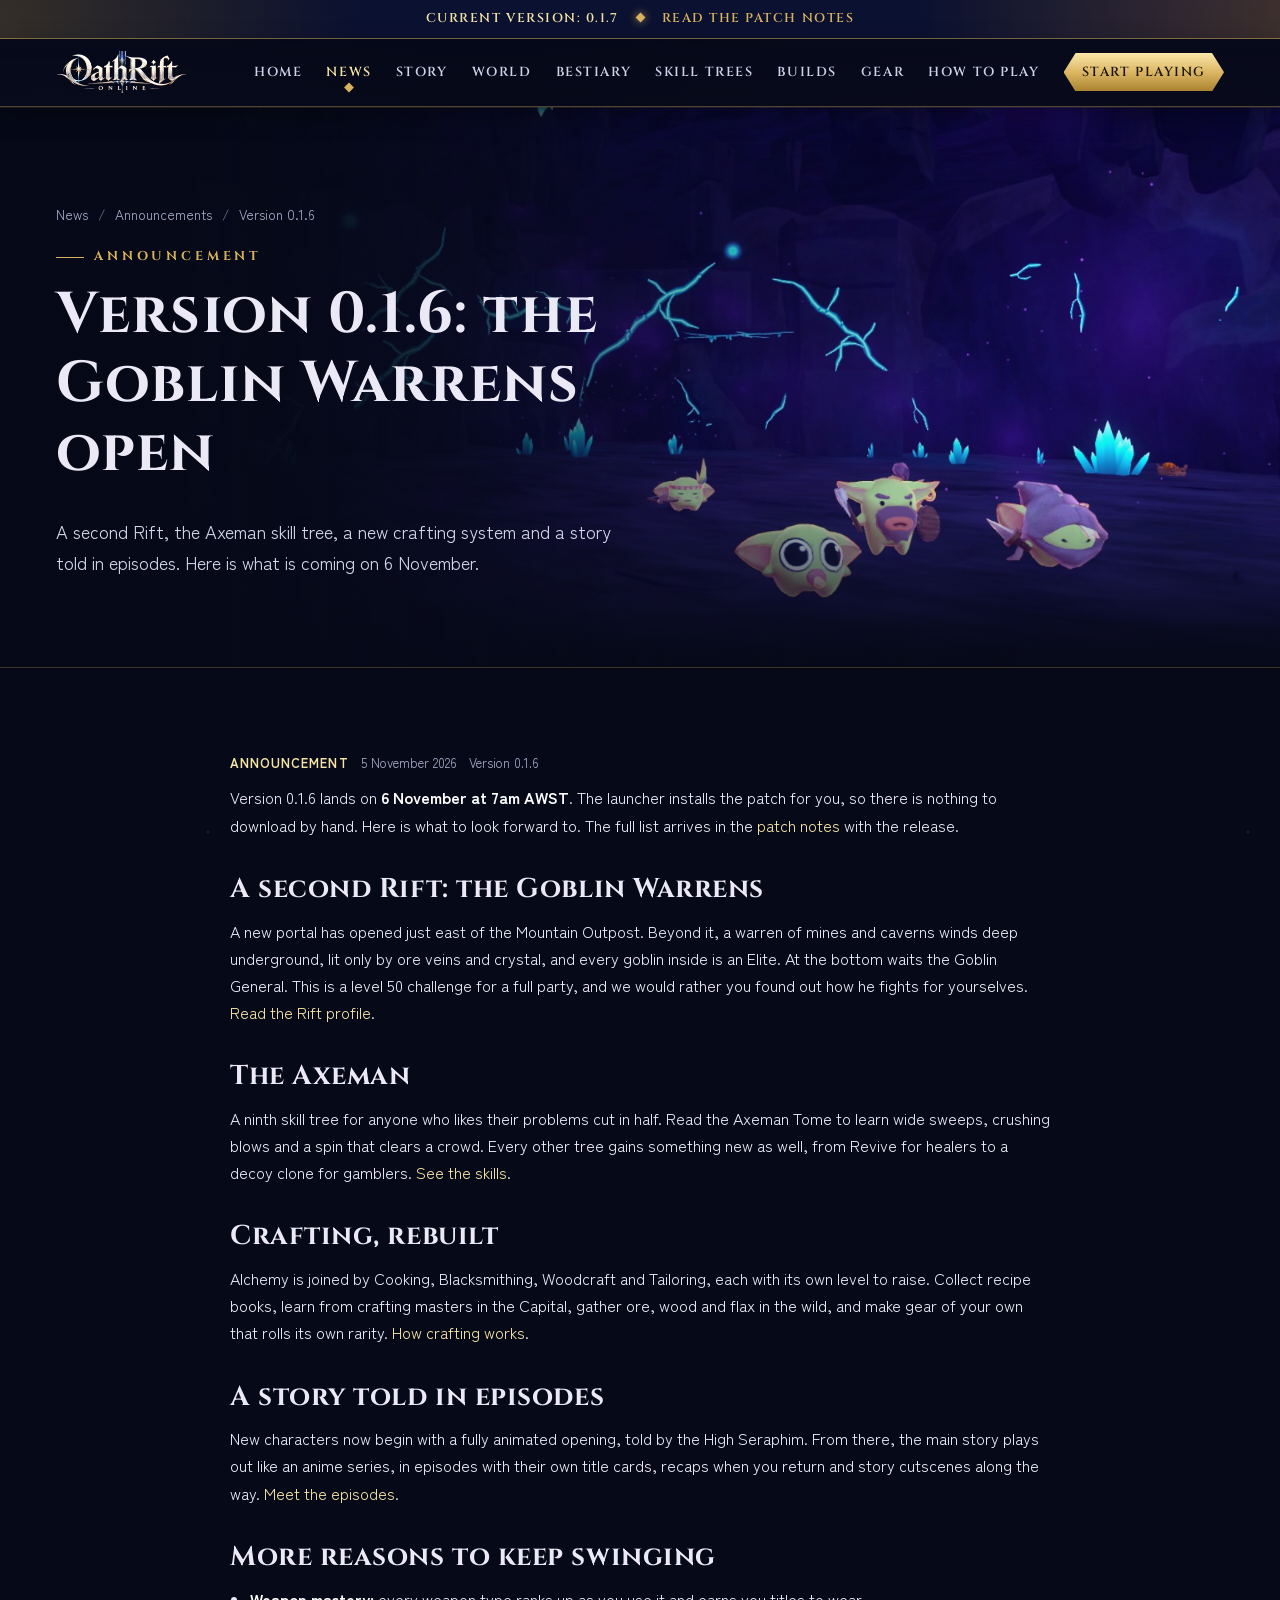
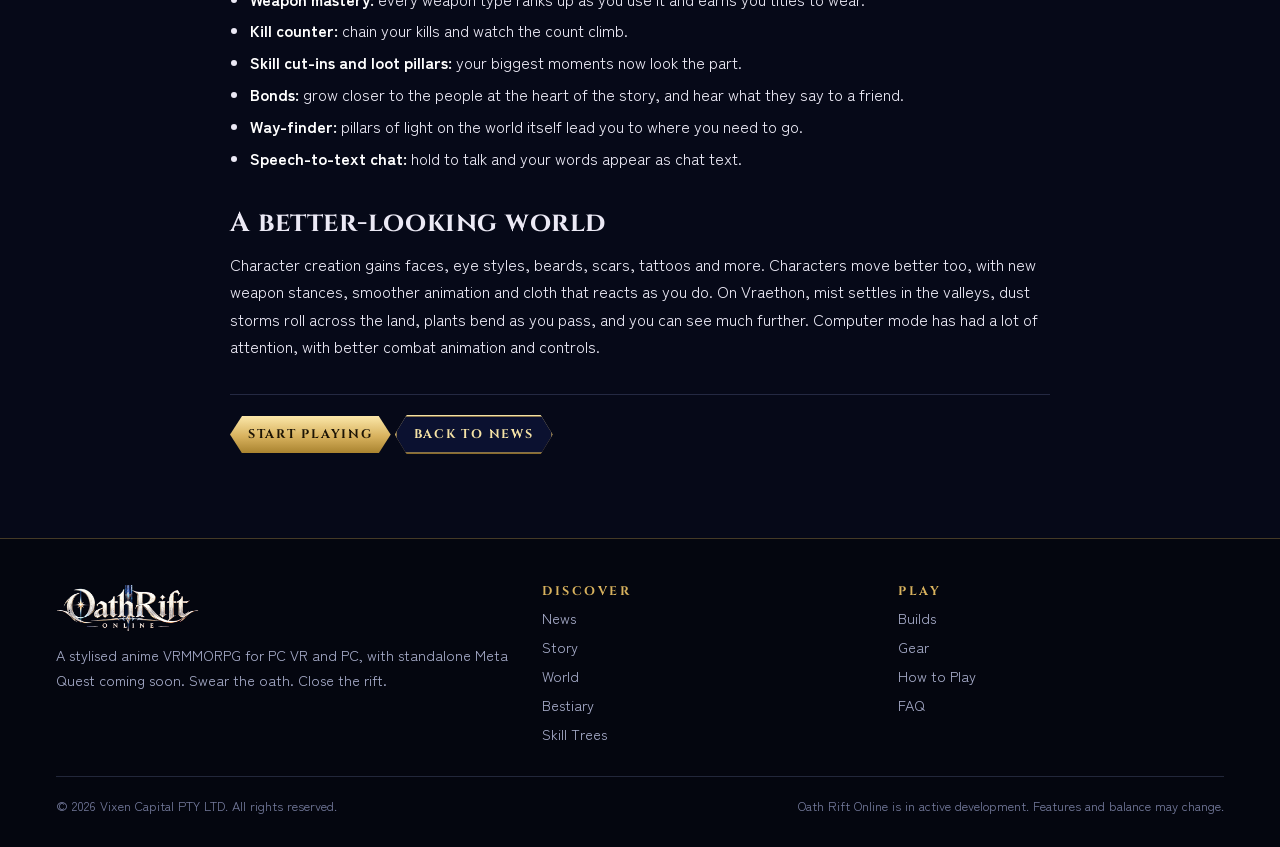
<file: news/announcement-0.1.6.html>
<!doctype html>
<html lang="en">
<head>
<meta charset="utf-8">
<meta name="viewport" content="width=device-width, initial-scale=1">
<title>Version 0.1.6 announcement | Oath Rift Online</title>
<meta name="description" content="A second Rift, the Axeman skill tree, a new crafting system and a story told in episodes. Here is what is coming on 6 November.">
<meta property="og:title" content="Version 0.1.6 announcement | Oath Rift Online">
<meta property="og:description" content="A second Rift, the Axeman skill tree, a new crafting system and a story told in episodes. Here is what is coming on 6 November.">
<meta property="og:url" content="https://oathrift.com/news/announcement-0.1.6.html">
<meta property="og:image" content="https://oathrift.com/assets/img/banners/news.jpg">
<link rel="icon" href="../assets/img/brand/favicon.png">
<link rel="preconnect" href="https://fonts.googleapis.com">
<link rel="preconnect" href="https://fonts.gstatic.com" crossorigin>
<link rel="stylesheet" href="https://fonts.googleapis.com/css2?family=Cinzel:wght@500;600;700;800&family=Noto+Serif+JP:wght@700;900&family=Zen+Kaku+Gothic+New:wght@400;500;700&display=swap">
<link rel="stylesheet" href="../css/site.css">
<script src="../js/site.js" defer></script>
</head>
<body>
<a class="skip-link" href="#main">Skip to content</a>
<header class="site-header"><div class="container">
  <a class="brand" href="../index.html"><img src="../assets/img/brand/wordmark.png" alt="Oath Rift Online" width="520" height="167"></a>
  <button class="nav-toggle" aria-label="Menu" aria-expanded="false" aria-controls="nav"><span></span></button>
  <nav class="nav" id="nav" aria-label="Main">
    <a href="../index.html">Home</a>
    <a href="../news.html">News</a>
    <a href="../story.html">Story</a>
    <a href="../world.html">World</a>
    <a href="../bestiary.html">Bestiary</a>
    <a href="../skills.html">Skill Trees</a>
    <a href="../builds.html">Builds</a>
    <a href="../gear.html">Gear</a>
    <a href="../guide.html">How to Play</a>
    <a class="btn btn-gold btn-sm" href="../guide.html#start">Start Playing</a>
  </nav>
</div></header>

<main id="main">
  <section class="page-hero" data-realm="demon">
    <div class="bg banner" style="background-image: url('../assets/img/banners/news.jpg');"></div>
    <div class="container">
      <ol class="crumbs" aria-label="Breadcrumb"><li><a href="../news.html">News</a></li><li><a href="announcements.html">Announcements</a></li><li aria-current="page">Version 0.1.6</li></ol>
      <p class="eyebrow">Announcement</p>
      <h1>Version 0.1.6: the Goblin Warrens open</h1>
      <p class="lead">A second Rift, the Axeman skill tree, a new crafting system and a story told in episodes. Here is what is coming on 6 November.</p>
    </div>
  </section>

  <section class="section">
    <div class="container">
      <article class="article">
        <p class="news-meta"><span class="tag">Announcement</span><span>5 November 2026</span><span>Version 0.1.6</span></p>
        <p>Version 0.1.6 lands on <strong>6 November at 7am AWST</strong>. The launcher installs the patch for you, so there is nothing to download by hand. Here is what to look forward to. The full list arrives in the <a href="patch-notes.html">patch notes</a> with the release.</p>

        <h2>A second Rift: the Goblin Warrens</h2>
        <p>A new portal has opened just east of the Mountain Outpost. Beyond it, a warren of mines and caverns winds deep underground, lit only by ore veins and crystal, and every goblin inside is an Elite. At the bottom waits the Goblin General. This is a level 50 challenge for a full party, and we would rather you found out how he fights for yourselves. <a href="../world.html#goblin-warrens">Read the Rift profile</a>.</p>

        <h2>The Axeman</h2>
        <p>A ninth skill tree for anyone who likes their problems cut in half. Read the Axeman Tome to learn wide sweeps, crushing blows and a spin that clears a crowd. Every other tree gains something new as well, from Revive for healers to a decoy clone for gamblers. <a href="../skills.html#tree-axeman">See the skills</a>.</p>

        <h2>Crafting, rebuilt</h2>
        <p>Alchemy is joined by Cooking, Blacksmithing, Woodcraft and Tailoring, each with its own level to raise. Collect recipe books, learn from crafting masters in the Capital, gather ore, wood and flax in the wild, and make gear of your own that rolls its own rarity. <a href="../guide.html#crafting">How crafting works</a>.</p>

        <h2>A story told in episodes</h2>
        <p>New characters now begin with a fully animated opening, told by the High Seraphim. From there, the main story plays out like an anime series, in episodes with their own title cards, recaps when you return and story cutscenes along the way. <a href="../story.html#episodes">Meet the episodes</a>.</p>

        <h2>More reasons to keep swinging</h2>
        <ul>
          <li><strong>Weapon mastery:</strong> every weapon type ranks up as you use it and earns you titles to wear.</li>
          <li><strong>Kill counter:</strong> chain your kills and watch the count climb.</li>
          <li><strong>Skill cut-ins and loot pillars:</strong> your biggest moments now look the part.</li>
          <li><strong>Bonds:</strong> grow closer to the people at the heart of the story, and hear what they say to a friend.</li>
          <li><strong>Way-finder:</strong> pillars of light on the world itself lead you to where you need to go.</li>
          <li><strong>Speech-to-text chat:</strong> hold to talk and your words appear as chat text.</li>
        </ul>

        <h2>A better-looking world</h2>
        <p>Character creation gains faces, eye styles, beards, scars, tattoos and more. Characters move better too, with new weapon stances, smoother animation and cloth that reacts as you do. On Vraethon, mist settles in the valleys, dust storms roll across the land, plants bend as you pass, and you can see much further. Computer mode has had a lot of attention, with better combat animation and controls.</p>

        <div class="article-end">
          <a class="btn btn-gold btn-sm" href="../guide.html#start">Start playing</a>
          <a class="btn btn-ghost btn-sm" href="../news.html">Back to News</a>
        </div>
      </article>
    </div>
  </section>
</main>

<footer class="site-footer"><div class="container">
  <div class="footer-grid">
    <div>
      <img src="../assets/img/brand/wordmark.png" alt="Oath Rift Online" width="520" height="167">
      <p>A stylised anime VRMMORPG for PC VR and PC, with standalone Meta Quest coming soon. Swear the oath. Close the rift.</p>
    </div>
    <div>
      <h4>Discover</h4>
      <ul><li><a href="../news.html">News</a></li><li><a href="../story.html">Story</a></li><li><a href="../world.html">World</a></li><li><a href="../bestiary.html">Bestiary</a></li><li><a href="../skills.html">Skill Trees</a></li></ul>
    </div>
    <div>
      <h4>Play</h4>
      <ul><li><a href="../builds.html">Builds</a></li><li><a href="../gear.html">Gear</a></li><li><a href="../guide.html">How to Play</a></li><li><a href="../guide.html#faq">FAQ</a></li></ul>
    </div>
  </div>
  <div class="footer-bottom">
    <span>&copy; 2026 Vixen Capital PTY LTD. All rights reserved.</span>
    <span>Oath Rift Online is in active development. Features and balance may change.</span>
  </div>
</div></footer>
</body>
</html>
</file>
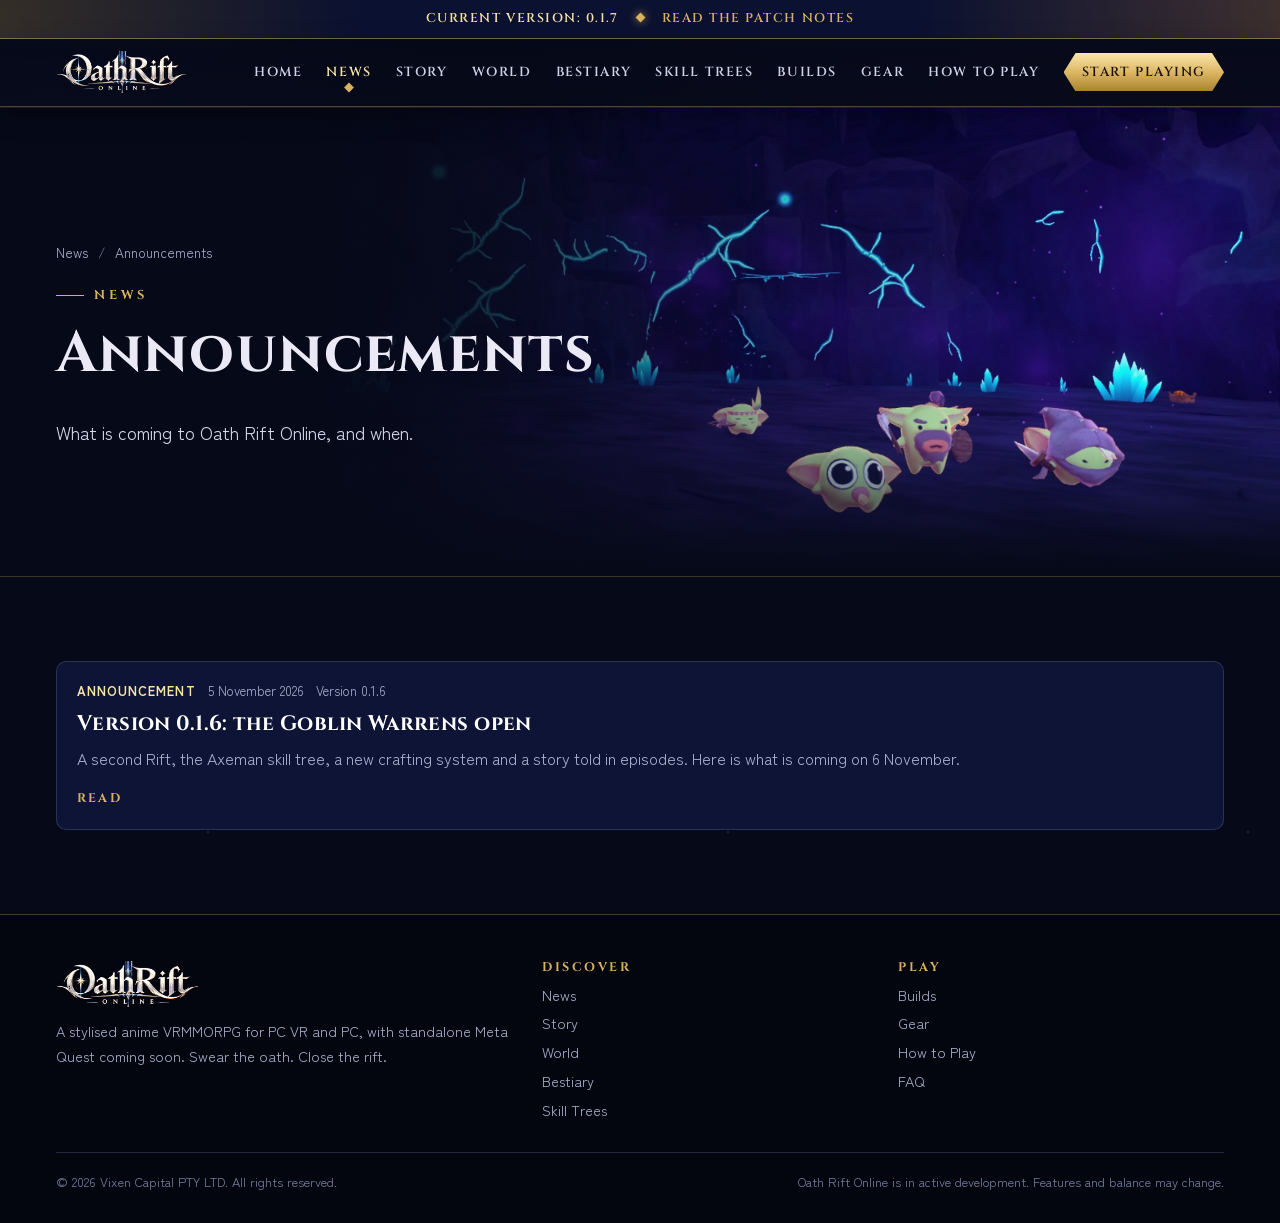
<file: news/announcements.html>
<!doctype html>
<html lang="en">
<head>
<meta charset="utf-8">
<meta name="viewport" content="width=device-width, initial-scale=1">
<title>Announcements | Oath Rift Online</title>
<meta name="description" content="Announcements from the Oath Rift Online team.">
<meta property="og:title" content="Announcements | Oath Rift Online">
<meta property="og:description" content="Announcements from the Oath Rift Online team.">
<meta property="og:url" content="https://oathrift.com/news/announcements.html">
<meta property="og:image" content="https://oathrift.com/assets/img/banners/news.jpg">
<link rel="icon" href="../assets/img/brand/favicon.png">
<link rel="preconnect" href="https://fonts.googleapis.com">
<link rel="preconnect" href="https://fonts.gstatic.com" crossorigin>
<link rel="stylesheet" href="https://fonts.googleapis.com/css2?family=Cinzel:wght@500;600;700;800&family=Noto+Serif+JP:wght@700;900&family=Zen+Kaku+Gothic+New:wght@400;500;700&display=swap">
<link rel="stylesheet" href="../css/site.css">
<script src="../js/site.js" defer></script>
</head>
<body>
<a class="skip-link" href="#main">Skip to content</a>
<header class="site-header"><div class="container">
  <a class="brand" href="../index.html"><img src="../assets/img/brand/wordmark.png" alt="Oath Rift Online" width="520" height="167"></a>
  <button class="nav-toggle" aria-label="Menu" aria-expanded="false" aria-controls="nav"><span></span></button>
  <nav class="nav" id="nav" aria-label="Main">
    <a href="../index.html">Home</a>
    <a href="../news.html">News</a>
    <a href="../story.html">Story</a>
    <a href="../world.html">World</a>
    <a href="../bestiary.html">Bestiary</a>
    <a href="../skills.html">Skill Trees</a>
    <a href="../builds.html">Builds</a>
    <a href="../gear.html">Gear</a>
    <a href="../guide.html">How to Play</a>
    <a class="btn btn-gold btn-sm" href="../guide.html#start">Start Playing</a>
  </nav>
</div></header>

<main id="main">
  <section class="page-hero" data-realm="demon">
    <div class="bg banner" style="background-image: url('../assets/img/banners/news.jpg');"></div>
    <div class="container">
      <ol class="crumbs" aria-label="Breadcrumb"><li><a href="../news.html">News</a></li><li aria-current="page">Announcements</li></ol>
      <p class="eyebrow">News</p>
      <h1>Announcements</h1>
      <p class="lead">What is coming to Oath Rift Online, and when.</p>
    </div>
  </section>

  <section class="section">
    <div class="container">
      <div class="news-list">
          <a class="card news-card reveal" href="announcement-0.1.6.html">
            <div class="card-body">
              <p class="news-meta"><span class="tag">Announcement</span><span>5 November 2026</span><span>Version 0.1.6</span></p>
              <h3>Version 0.1.6: the Goblin Warrens open</h3>
              <p class="muted">A second Rift, the Axeman skill tree, a new crafting system and a story told in episodes. Here is what is coming on 6 November.</p>
              <span class="more">Read</span>
            </div>
          </a>
      </div>
    </div>
  </section>
</main>

<footer class="site-footer"><div class="container">
  <div class="footer-grid">
    <div>
      <img src="../assets/img/brand/wordmark.png" alt="Oath Rift Online" width="520" height="167">
      <p>A stylised anime VRMMORPG for PC VR and PC, with standalone Meta Quest coming soon. Swear the oath. Close the rift.</p>
    </div>
    <div>
      <h4>Discover</h4>
      <ul><li><a href="../news.html">News</a></li><li><a href="../story.html">Story</a></li><li><a href="../world.html">World</a></li><li><a href="../bestiary.html">Bestiary</a></li><li><a href="../skills.html">Skill Trees</a></li></ul>
    </div>
    <div>
      <h4>Play</h4>
      <ul><li><a href="../builds.html">Builds</a></li><li><a href="../gear.html">Gear</a></li><li><a href="../guide.html">How to Play</a></li><li><a href="../guide.html#faq">FAQ</a></li></ul>
    </div>
  </div>
  <div class="footer-bottom">
    <span>&copy; 2026 Vixen Capital PTY LTD. All rights reserved.</span>
    <span>Oath Rift Online is in active development. Features and balance may change.</span>
  </div>
</div></footer>
</body>
</html>
</file>
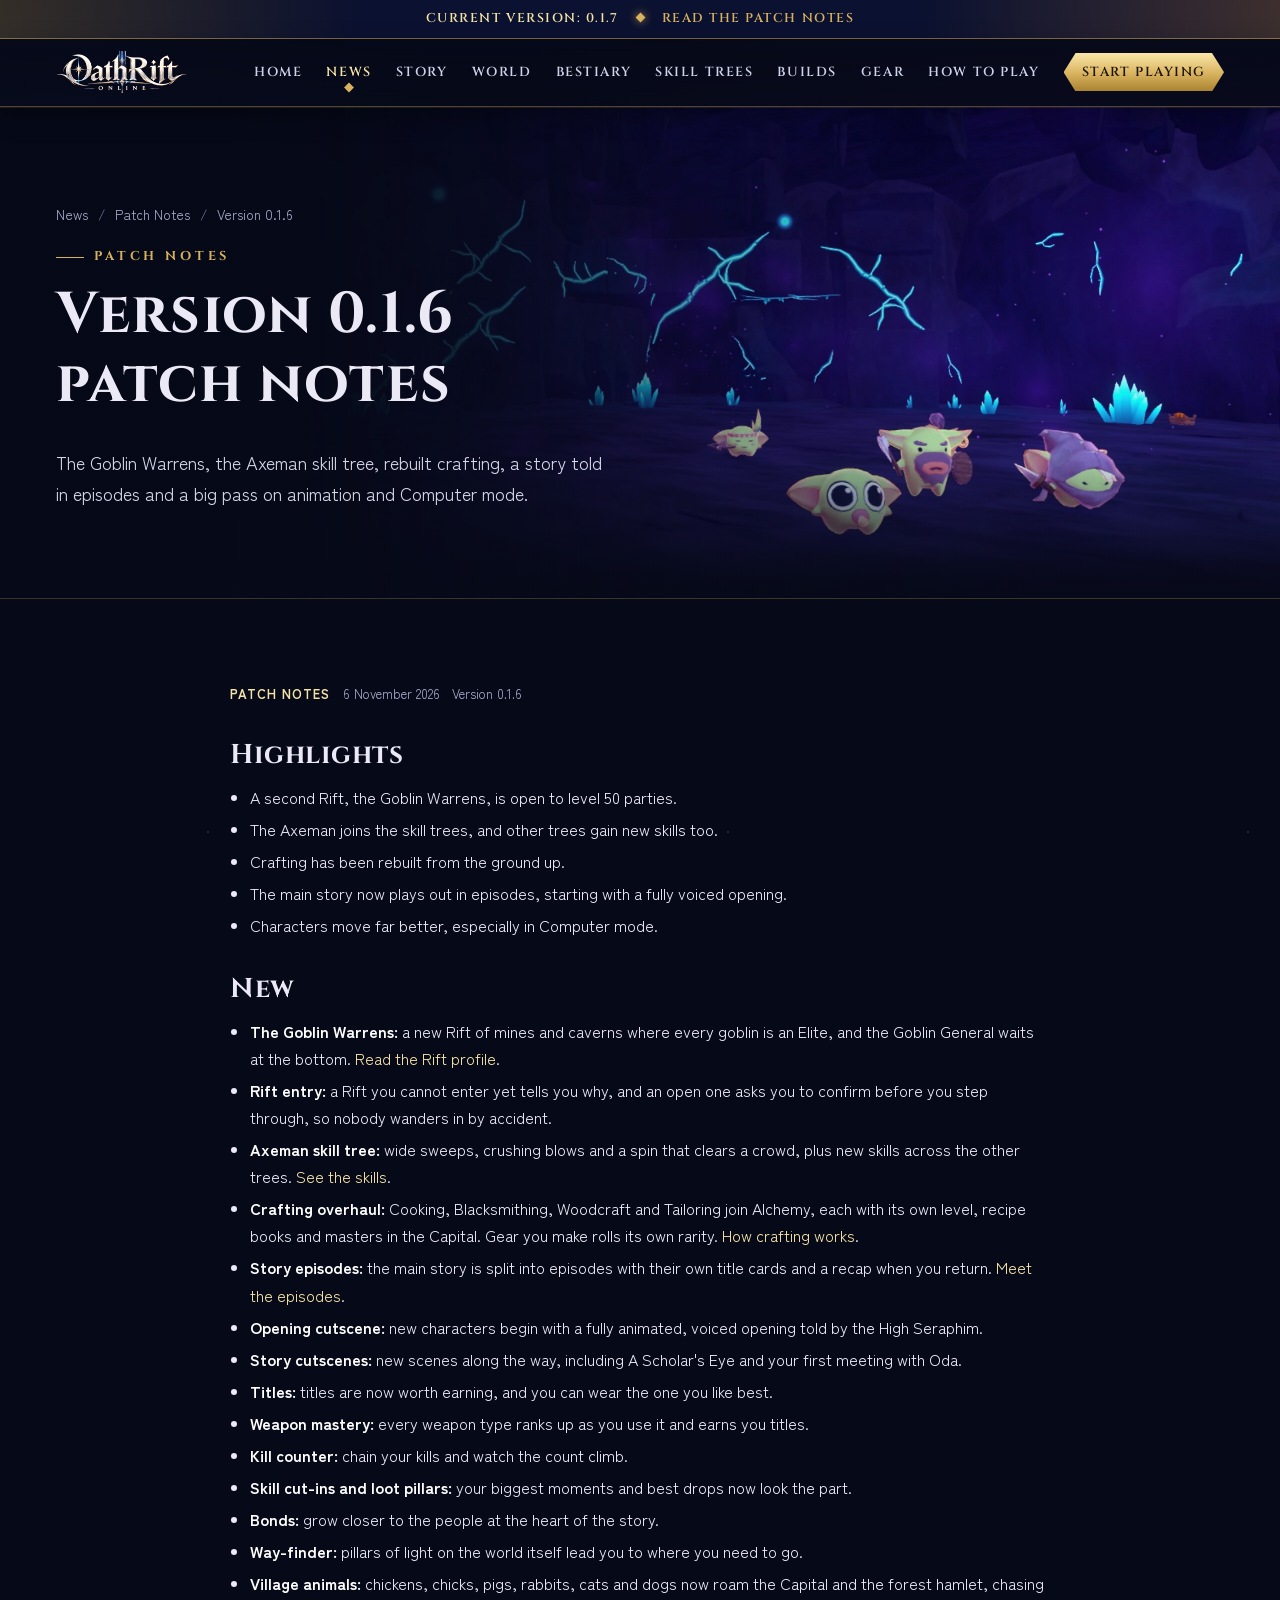
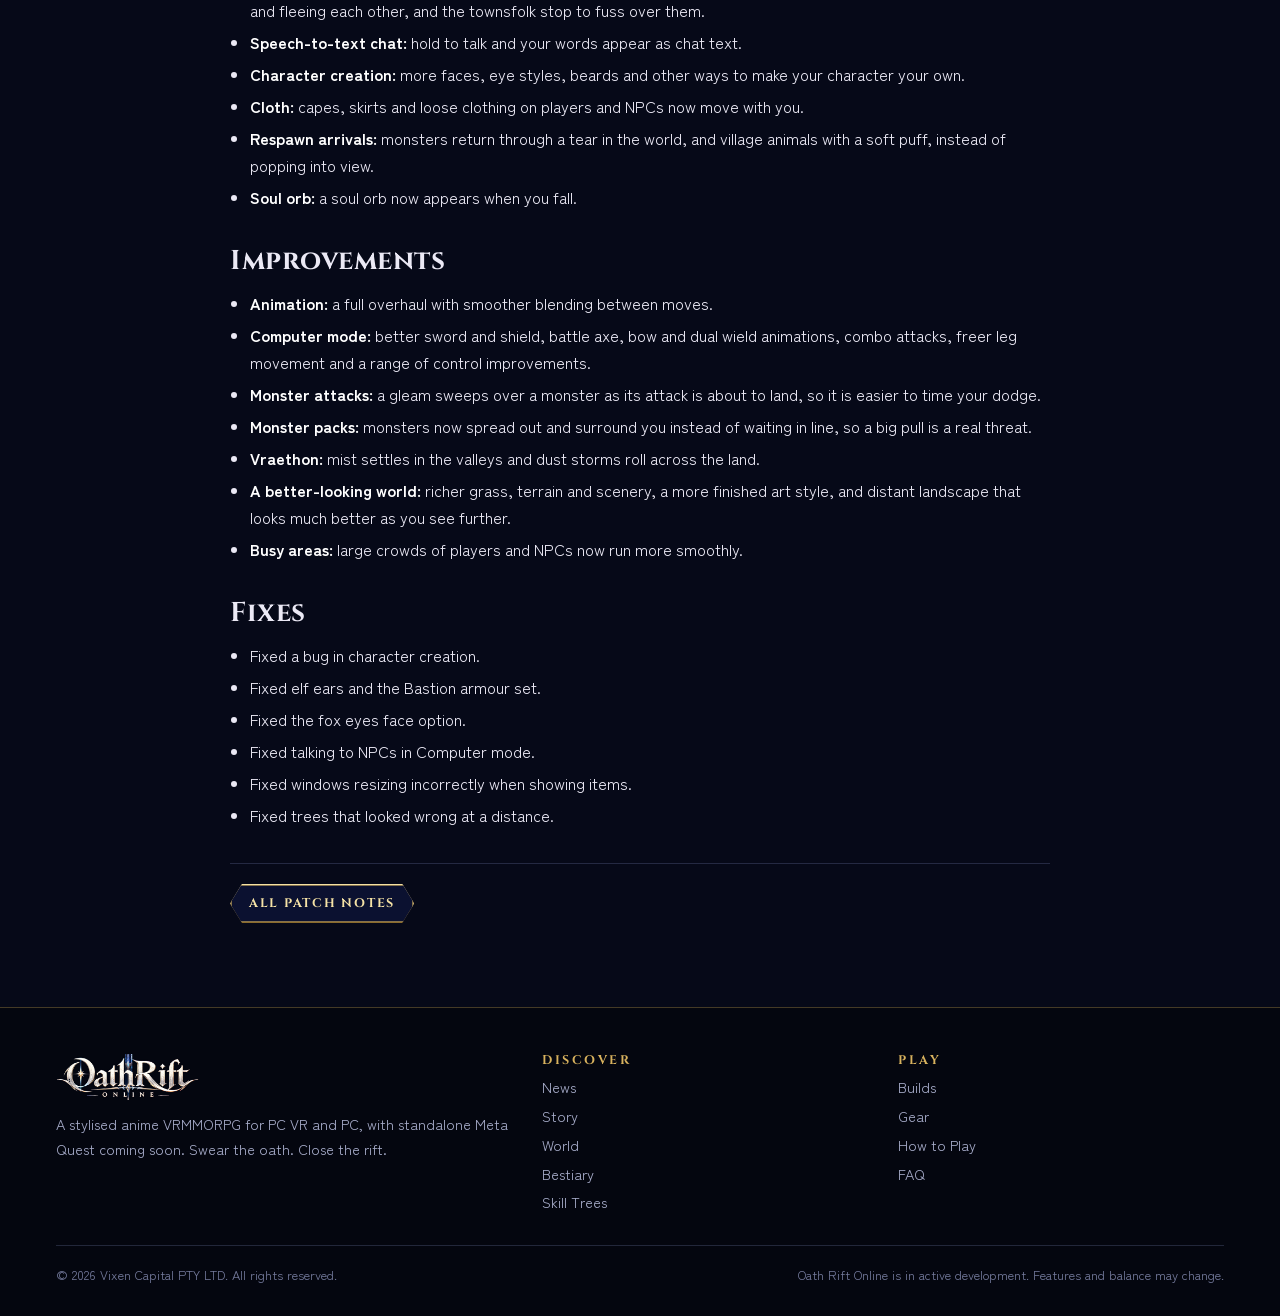
<file: news/patch-0.1.6.html>
<!doctype html>
<html lang="en">
<head>
<meta charset="utf-8">
<meta name="viewport" content="width=device-width, initial-scale=1">
<title>Version 0.1.6 patch notes | Oath Rift Online</title>
<meta name="description" content="The Goblin Warrens, the Axeman skill tree, rebuilt crafting, a story told in episodes and a big pass on animation and Computer mode.">
<meta property="og:title" content="Version 0.1.6 patch notes | Oath Rift Online">
<meta property="og:description" content="The Goblin Warrens, the Axeman skill tree, rebuilt crafting, a story told in episodes and a big pass on animation and Computer mode.">
<meta property="og:url" content="https://oathrift.com/news/patch-0.1.6.html">
<meta property="og:image" content="https://oathrift.com/assets/img/banners/news.jpg">
<link rel="icon" href="../assets/img/brand/favicon.png">
<link rel="preconnect" href="https://fonts.googleapis.com">
<link rel="preconnect" href="https://fonts.gstatic.com" crossorigin>
<link rel="stylesheet" href="https://fonts.googleapis.com/css2?family=Cinzel:wght@500;600;700;800&family=Noto+Serif+JP:wght@700;900&family=Zen+Kaku+Gothic+New:wght@400;500;700&display=swap">
<link rel="stylesheet" href="../css/site.css">
<script src="../js/site.js" defer></script>
</head>
<body>
<a class="skip-link" href="#main">Skip to content</a>
<header class="site-header"><div class="container">
  <a class="brand" href="../index.html"><img src="../assets/img/brand/wordmark.png" alt="Oath Rift Online" width="520" height="167"></a>
  <button class="nav-toggle" aria-label="Menu" aria-expanded="false" aria-controls="nav"><span></span></button>
  <nav class="nav" id="nav" aria-label="Main">
    <a href="../index.html">Home</a>
    <a href="../news.html">News</a>
    <a href="../story.html">Story</a>
    <a href="../world.html">World</a>
    <a href="../bestiary.html">Bestiary</a>
    <a href="../skills.html">Skill Trees</a>
    <a href="../builds.html">Builds</a>
    <a href="../gear.html">Gear</a>
    <a href="../guide.html">How to Play</a>
    <a class="btn btn-gold btn-sm" href="../guide.html#start">Start Playing</a>
  </nav>
</div></header>

<main id="main">
  <section class="page-hero" data-realm="demon">
    <div class="bg banner" style="background-image: url('../assets/img/banners/news.jpg');"></div>
    <div class="container">
      <ol class="crumbs" aria-label="Breadcrumb"><li><a href="../news.html">News</a></li><li><a href="patch-notes.html">Patch Notes</a></li><li aria-current="page">Version 0.1.6</li></ol>
      <p class="eyebrow">Patch Notes</p>
      <h1>Version 0.1.6 patch notes</h1>
      <p class="lead">The Goblin Warrens, the Axeman skill tree, rebuilt crafting, a story told in episodes and a big pass on animation and Computer mode.</p>
    </div>
  </section>

  <section class="section">
    <div class="container">
      <article class="article">
        <p class="news-meta"><span class="tag">Patch Notes</span><span>6 November 2026</span><span>Version 0.1.6</span></p>

        <h2>Highlights</h2>
        <ul>
          <li>A second Rift, the Goblin Warrens, is open to level 50 parties.</li>
          <li>The Axeman joins the skill trees, and other trees gain new skills too.</li>
          <li>Crafting has been rebuilt from the ground up.</li>
          <li>The main story now plays out in episodes, starting with a fully voiced opening.</li>
          <li>Characters move far better, especially in Computer mode.</li>
        </ul>

        <h2>New</h2>
        <ul>
          <li><strong>The Goblin Warrens:</strong> a new Rift of mines and caverns where every goblin is an Elite, and the Goblin General waits at the bottom. <a href="../world.html#goblin-warrens">Read the Rift profile</a>.</li>
          <li><strong>Rift entry:</strong> a Rift you cannot enter yet tells you why, and an open one asks you to confirm before you step through, so nobody wanders in by accident.</li>
          <li><strong>Axeman skill tree:</strong> wide sweeps, crushing blows and a spin that clears a crowd, plus new skills across the other trees. <a href="../skills.html#tree-axeman">See the skills</a>.</li>
          <li><strong>Crafting overhaul:</strong> Cooking, Blacksmithing, Woodcraft and Tailoring join Alchemy, each with its own level, recipe books and masters in the Capital. Gear you make rolls its own rarity. <a href="../guide.html#crafting">How crafting works</a>.</li>
          <li><strong>Story episodes:</strong> the main story is split into episodes with their own title cards and a recap when you return. <a href="../story.html#episodes">Meet the episodes</a>.</li>
          <li><strong>Opening cutscene:</strong> new characters begin with a fully animated, voiced opening told by the High Seraphim.</li>
          <li><strong>Story cutscenes:</strong> new scenes along the way, including A Scholar's Eye and your first meeting with Oda.</li>
          <li><strong>Titles:</strong> titles are now worth earning, and you can wear the one you like best.</li>
          <li><strong>Weapon mastery:</strong> every weapon type ranks up as you use it and earns you titles.</li>
          <li><strong>Kill counter:</strong> chain your kills and watch the count climb.</li>
          <li><strong>Skill cut-ins and loot pillars:</strong> your biggest moments and best drops now look the part.</li>
          <li><strong>Bonds:</strong> grow closer to the people at the heart of the story.</li>
          <li><strong>Way-finder:</strong> pillars of light on the world itself lead you to where you need to go.</li>
          <li><strong>Village animals:</strong> chickens, chicks, pigs, rabbits, cats and dogs now roam the Capital and the forest hamlet, chasing and fleeing each other, and the townsfolk stop to fuss over them.</li>
          <li><strong>Speech-to-text chat:</strong> hold to talk and your words appear as chat text.</li>
          <li><strong>Character creation:</strong> more faces, eye styles, beards and other ways to make your character your own.</li>
          <li><strong>Cloth:</strong> capes, skirts and loose clothing on players and NPCs now move with you.</li>
          <li><strong>Respawn arrivals:</strong> monsters return through a tear in the world, and village animals with a soft puff, instead of popping into view.</li>
          <li><strong>Soul orb:</strong> a soul orb now appears when you fall.</li>
        </ul>

        <h2>Improvements</h2>
        <ul>
          <li><strong>Animation:</strong> a full overhaul with smoother blending between moves.</li>
          <li><strong>Computer mode:</strong> better sword and shield, battle axe, bow and dual wield animations, combo attacks, freer leg movement and a range of control improvements.</li>
          <li><strong>Monster attacks:</strong> a gleam sweeps over a monster as its attack is about to land, so it is easier to time your dodge.</li>
          <li><strong>Monster packs:</strong> monsters now spread out and surround you instead of waiting in line, so a big pull is a real threat.</li>
          <li><strong>Vraethon:</strong> mist settles in the valleys and dust storms roll across the land.</li>
          <li><strong>A better-looking world:</strong> richer grass, terrain and scenery, a more finished art style, and distant landscape that looks much better as you see further.</li>
          <li><strong>Busy areas:</strong> large crowds of players and NPCs now run more smoothly.</li>
        </ul>

        <h2>Fixes</h2>
        <ul>
          <li>Fixed a bug in character creation.</li>
          <li>Fixed elf ears and the Bastion armour set.</li>
          <li>Fixed the fox eyes face option.</li>
          <li>Fixed talking to NPCs in Computer mode.</li>
          <li>Fixed windows resizing incorrectly when showing items.</li>
          <li>Fixed trees that looked wrong at a distance.</li>
        </ul>

        <div class="article-end"><a class="btn btn-ghost btn-sm" href="patch-notes.html">All patch notes</a></div>
      </article>
    </div>
  </section>
</main>
<footer class="site-footer"><div class="container">
  <div class="footer-grid">
    <div>
      <img src="../assets/img/brand/wordmark.png" alt="Oath Rift Online" width="520" height="167">
      <p>A stylised anime VRMMORPG for PC VR and PC, with standalone Meta Quest coming soon. Swear the oath. Close the rift.</p>
    </div>
    <div>
      <h4>Discover</h4>
      <ul><li><a href="../news.html">News</a></li><li><a href="../story.html">Story</a></li><li><a href="../world.html">World</a></li><li><a href="../bestiary.html">Bestiary</a></li><li><a href="../skills.html">Skill Trees</a></li></ul>
    </div>
    <div>
      <h4>Play</h4>
      <ul><li><a href="../builds.html">Builds</a></li><li><a href="../gear.html">Gear</a></li><li><a href="../guide.html">How to Play</a></li><li><a href="../guide.html#faq">FAQ</a></li></ul>
    </div>
  </div>
  <div class="footer-bottom">
    <span>&copy; 2026 Vixen Capital PTY LTD. All rights reserved.</span>
    <span>Oath Rift Online is in active development. Features and balance may change.</span>
  </div>
</div></footer>
</body>
</html>
</file>
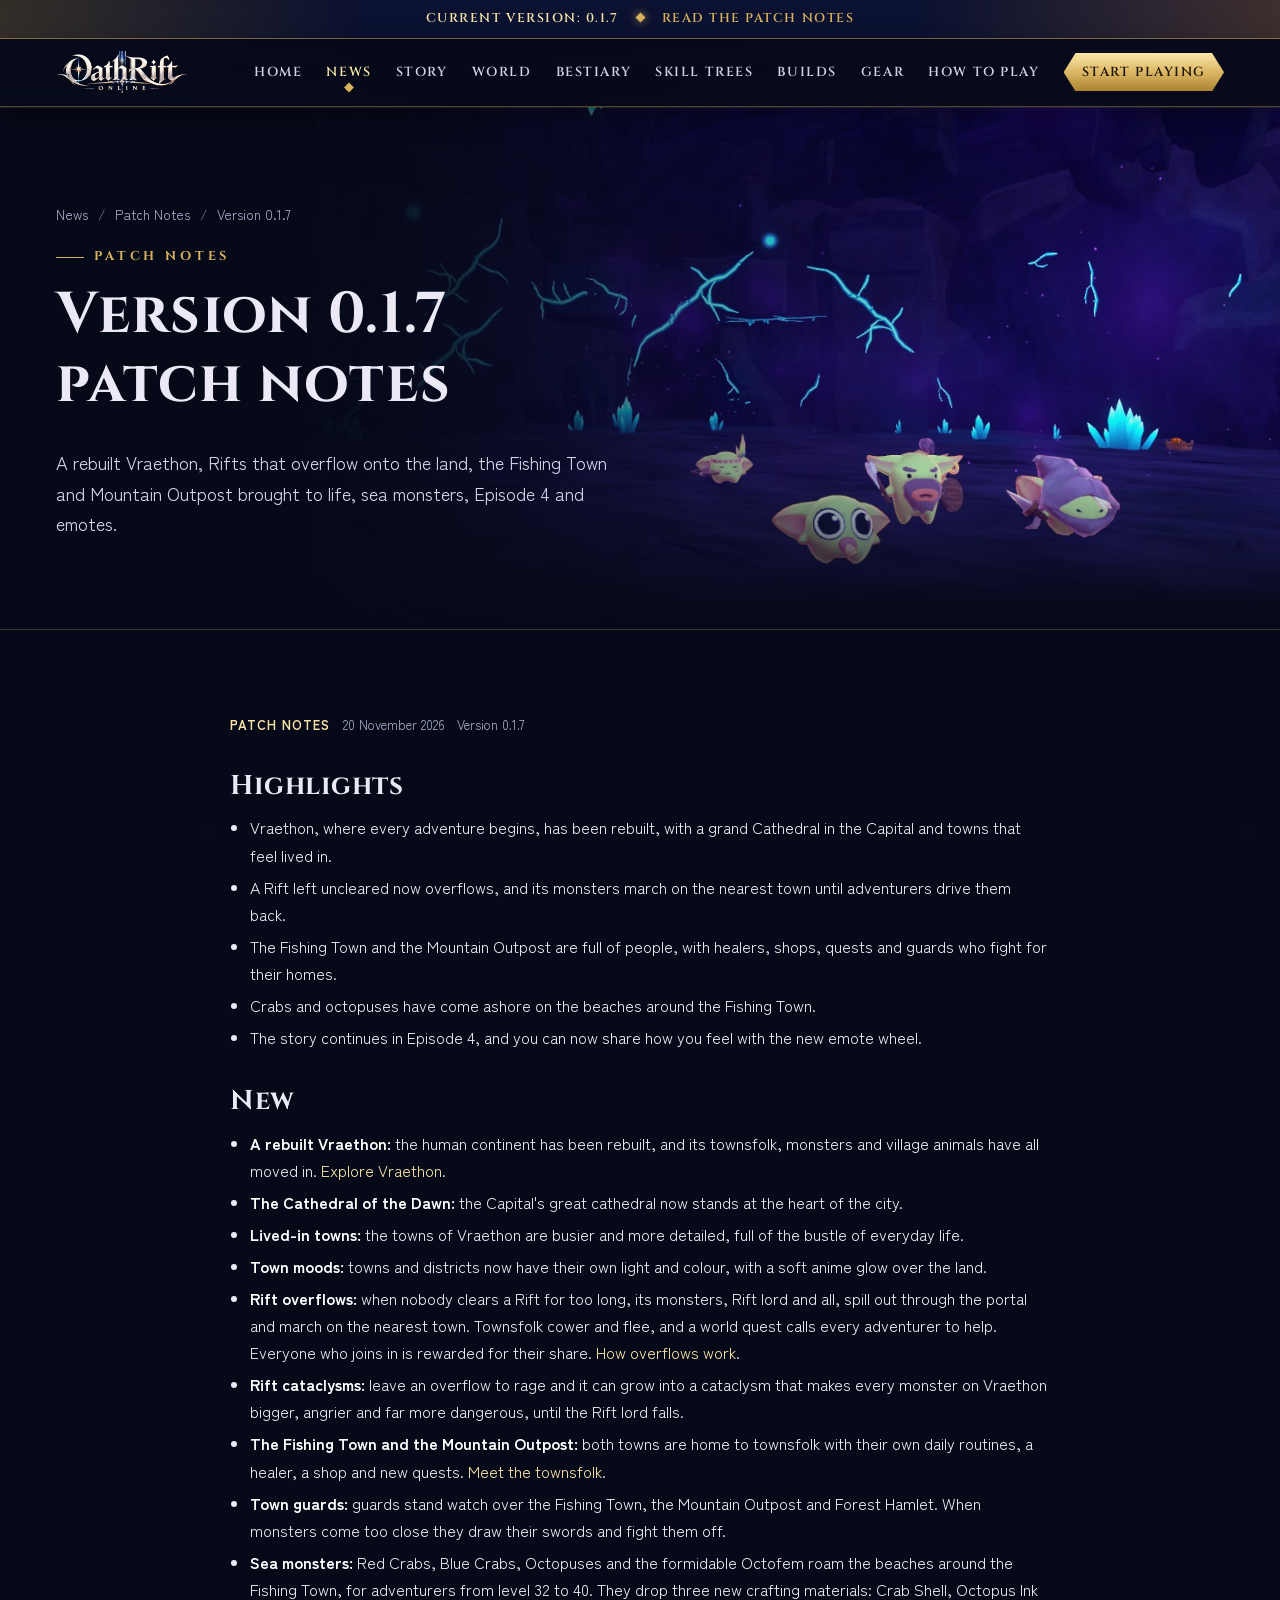
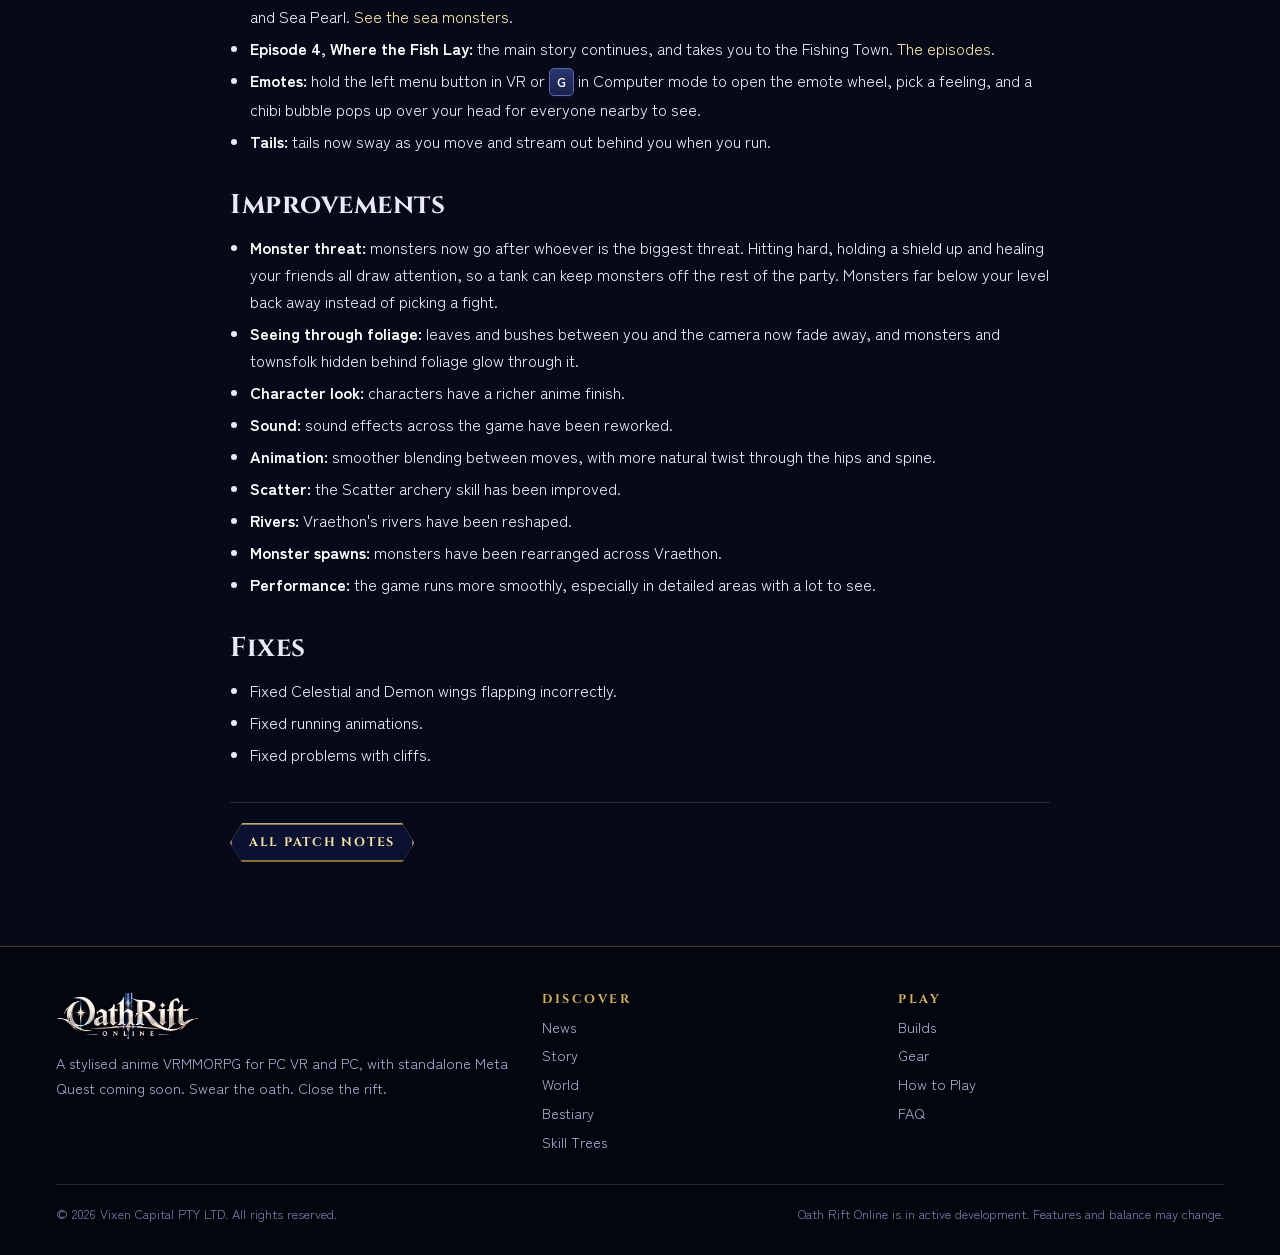
<file: news/patch-0.1.7.html>
<!doctype html>
<html lang="en">
<head>
<meta charset="utf-8">
<meta name="viewport" content="width=device-width, initial-scale=1">
<title>Version 0.1.7 patch notes | Oath Rift Online</title>
<meta name="description" content="A rebuilt Vraethon, Rifts that overflow onto the land, the Fishing Town and Mountain Outpost brought to life, sea monsters, Episode 4 and emotes.">
<meta property="og:title" content="Version 0.1.7 patch notes | Oath Rift Online">
<meta property="og:description" content="A rebuilt Vraethon, Rifts that overflow onto the land, the Fishing Town and Mountain Outpost brought to life, sea monsters, Episode 4 and emotes.">
<meta property="og:url" content="https://oathrift.com/news/patch-0.1.7.html">
<meta property="og:image" content="https://oathrift.com/assets/img/banners/news.jpg">
<link rel="icon" href="../assets/img/brand/favicon.png">
<link rel="preconnect" href="https://fonts.googleapis.com">
<link rel="preconnect" href="https://fonts.gstatic.com" crossorigin>
<link rel="stylesheet" href="https://fonts.googleapis.com/css2?family=Cinzel:wght@500;600;700;800&family=Noto+Serif+JP:wght@700;900&family=Zen+Kaku+Gothic+New:wght@400;500;700&display=swap">
<link rel="stylesheet" href="../css/site.css">
<script src="../js/site.js" defer></script>
</head>
<body>
<a class="skip-link" href="#main">Skip to content</a>
<header class="site-header"><div class="container">
  <a class="brand" href="../index.html"><img src="../assets/img/brand/wordmark.png" alt="Oath Rift Online" width="520" height="167"></a>
  <button class="nav-toggle" aria-label="Menu" aria-expanded="false" aria-controls="nav"><span></span></button>
  <nav class="nav" id="nav" aria-label="Main">
    <a href="../index.html">Home</a>
    <a href="../news.html">News</a>
    <a href="../story.html">Story</a>
    <a href="../world.html">World</a>
    <a href="../bestiary.html">Bestiary</a>
    <a href="../skills.html">Skill Trees</a>
    <a href="../builds.html">Builds</a>
    <a href="../gear.html">Gear</a>
    <a href="../guide.html">How to Play</a>
    <a class="btn btn-gold btn-sm" href="../guide.html#start">Start Playing</a>
  </nav>
</div></header>

<main id="main">
  <section class="page-hero" data-realm="demon">
    <div class="bg banner" style="background-image: url('../assets/img/banners/news.jpg');"></div>
    <div class="container">
      <ol class="crumbs" aria-label="Breadcrumb"><li><a href="../news.html">News</a></li><li><a href="patch-notes.html">Patch Notes</a></li><li aria-current="page">Version 0.1.7</li></ol>
      <p class="eyebrow">Patch Notes</p>
      <h1>Version 0.1.7 patch notes</h1>
      <p class="lead">A rebuilt Vraethon, Rifts that overflow onto the land, the Fishing Town and Mountain Outpost brought to life, sea monsters, Episode 4 and emotes.</p>
    </div>
  </section>

  <section class="section">
    <div class="container">
      <article class="article">
        <p class="news-meta"><span class="tag">Patch Notes</span><span>20 November 2026</span><span>Version 0.1.7</span></p>

        <h2>Highlights</h2>
        <ul>
          <li>Vraethon, where every adventure begins, has been rebuilt, with a grand Cathedral in the Capital and towns that feel lived in.</li>
          <li>A Rift left uncleared now overflows, and its monsters march on the nearest town until adventurers drive them back.</li>
          <li>The Fishing Town and the Mountain Outpost are full of people, with healers, shops, quests and guards who fight for their homes.</li>
          <li>Crabs and octopuses have come ashore on the beaches around the Fishing Town.</li>
          <li>The story continues in Episode 4, and you can now share how you feel with the new emote wheel.</li>
        </ul>

        <h2>New</h2>
        <ul>
          <li><strong>A rebuilt Vraethon:</strong> the human continent has been rebuilt, and its townsfolk, monsters and village animals have all moved in. <a href="../world.html#continent-vraethon">Explore Vraethon</a>.</li>
          <li><strong>The Cathedral of the Dawn:</strong> the Capital's great cathedral now stands at the heart of the city.</li>
          <li><strong>Lived-in towns:</strong> the towns of Vraethon are busier and more detailed, full of the bustle of everyday life.</li>
          <li><strong>Town moods:</strong> towns and districts now have their own light and colour, with a soft anime glow over the land.</li>
          <li><strong>Rift overflows:</strong> when nobody clears a Rift for too long, its monsters, Rift lord and all, spill out through the portal and march on the nearest town. Townsfolk cower and flee, and a world quest calls every adventurer to help. Everyone who joins in is rewarded for their share. <a href="../guide.html#overflows">How overflows work</a>.</li>
          <li><strong>Rift cataclysms:</strong> leave an overflow to rage and it can grow into a cataclysm that makes every monster on Vraethon bigger, angrier and far more dangerous, until the Rift lord falls.</li>
          <li><strong>The Fishing Town and the Mountain Outpost:</strong> both towns are home to townsfolk with their own daily routines, a healer, a shop and new quests. <a href="../world.html#fishing">Meet the townsfolk</a>.</li>
          <li><strong>Town guards:</strong> guards stand watch over the Fishing Town, the Mountain Outpost and Forest Hamlet. When monsters come too close they draw their swords and fight them off.</li>
          <li><strong>Sea monsters:</strong> Red Crabs, Blue Crabs, Octopuses and the formidable Octofem roam the beaches around the Fishing Town, for adventurers from level 32 to 40. They drop three new crafting materials: Crab Shell, Octopus Ink and Sea Pearl. <a href="../bestiary.html#sea">See the sea monsters</a>.</li>
          <li><strong>Episode 4, Where the Fish Lay:</strong> the main story continues, and takes you to the Fishing Town. <a href="../story.html#episodes">The episodes</a>.</li>
          <li><strong>Emotes:</strong> hold the left menu button in VR or <kbd>G</kbd> in Computer mode to open the emote wheel, pick a feeling, and a chibi bubble pops up over your head for everyone nearby to see.</li>
          <li><strong>Tails:</strong> tails now sway as you move and stream out behind you when you run.</li>
        </ul>

        <h2>Improvements</h2>
        <ul>
          <li><strong>Monster threat:</strong> monsters now go after whoever is the biggest threat. Hitting hard, holding a shield up and healing your friends all draw attention, so a tank can keep monsters off the rest of the party. Monsters far below your level back away instead of picking a fight.</li>
          <li><strong>Seeing through foliage:</strong> leaves and bushes between you and the camera now fade away, and monsters and townsfolk hidden behind foliage glow through it.</li>
          <li><strong>Character look:</strong> characters have a richer anime finish.</li>
          <li><strong>Sound:</strong> sound effects across the game have been reworked.</li>
          <li><strong>Animation:</strong> smoother blending between moves, with more natural twist through the hips and spine.</li>
          <li><strong>Scatter:</strong> the Scatter archery skill has been improved.</li>
          <li><strong>Rivers:</strong> Vraethon's rivers have been reshaped.</li>
          <li><strong>Monster spawns:</strong> monsters have been rearranged across Vraethon.</li>
          <li><strong>Performance:</strong> the game runs more smoothly, especially in detailed areas with a lot to see.</li>
        </ul>

        <h2>Fixes</h2>
        <ul>
          <li>Fixed Celestial and Demon wings flapping incorrectly.</li>
          <li>Fixed running animations.</li>
          <li>Fixed problems with cliffs.</li>
        </ul>

        <div class="article-end"><a class="btn btn-ghost btn-sm" href="patch-notes.html">All patch notes</a></div>
      </article>
    </div>
  </section>
</main>
<footer class="site-footer"><div class="container">
  <div class="footer-grid">
    <div>
      <img src="../assets/img/brand/wordmark.png" alt="Oath Rift Online" width="520" height="167">
      <p>A stylised anime VRMMORPG for PC VR and PC, with standalone Meta Quest coming soon. Swear the oath. Close the rift.</p>
    </div>
    <div>
      <h4>Discover</h4>
      <ul><li><a href="../news.html">News</a></li><li><a href="../story.html">Story</a></li><li><a href="../world.html">World</a></li><li><a href="../bestiary.html">Bestiary</a></li><li><a href="../skills.html">Skill Trees</a></li></ul>
    </div>
    <div>
      <h4>Play</h4>
      <ul><li><a href="../builds.html">Builds</a></li><li><a href="../gear.html">Gear</a></li><li><a href="../guide.html">How to Play</a></li><li><a href="../guide.html#faq">FAQ</a></li></ul>
    </div>
  </div>
  <div class="footer-bottom">
    <span>&copy; 2026 Vixen Capital PTY LTD. All rights reserved.</span>
    <span>Oath Rift Online is in active development. Features and balance may change.</span>
  </div>
</div></footer>
</body>
</html>
</file>
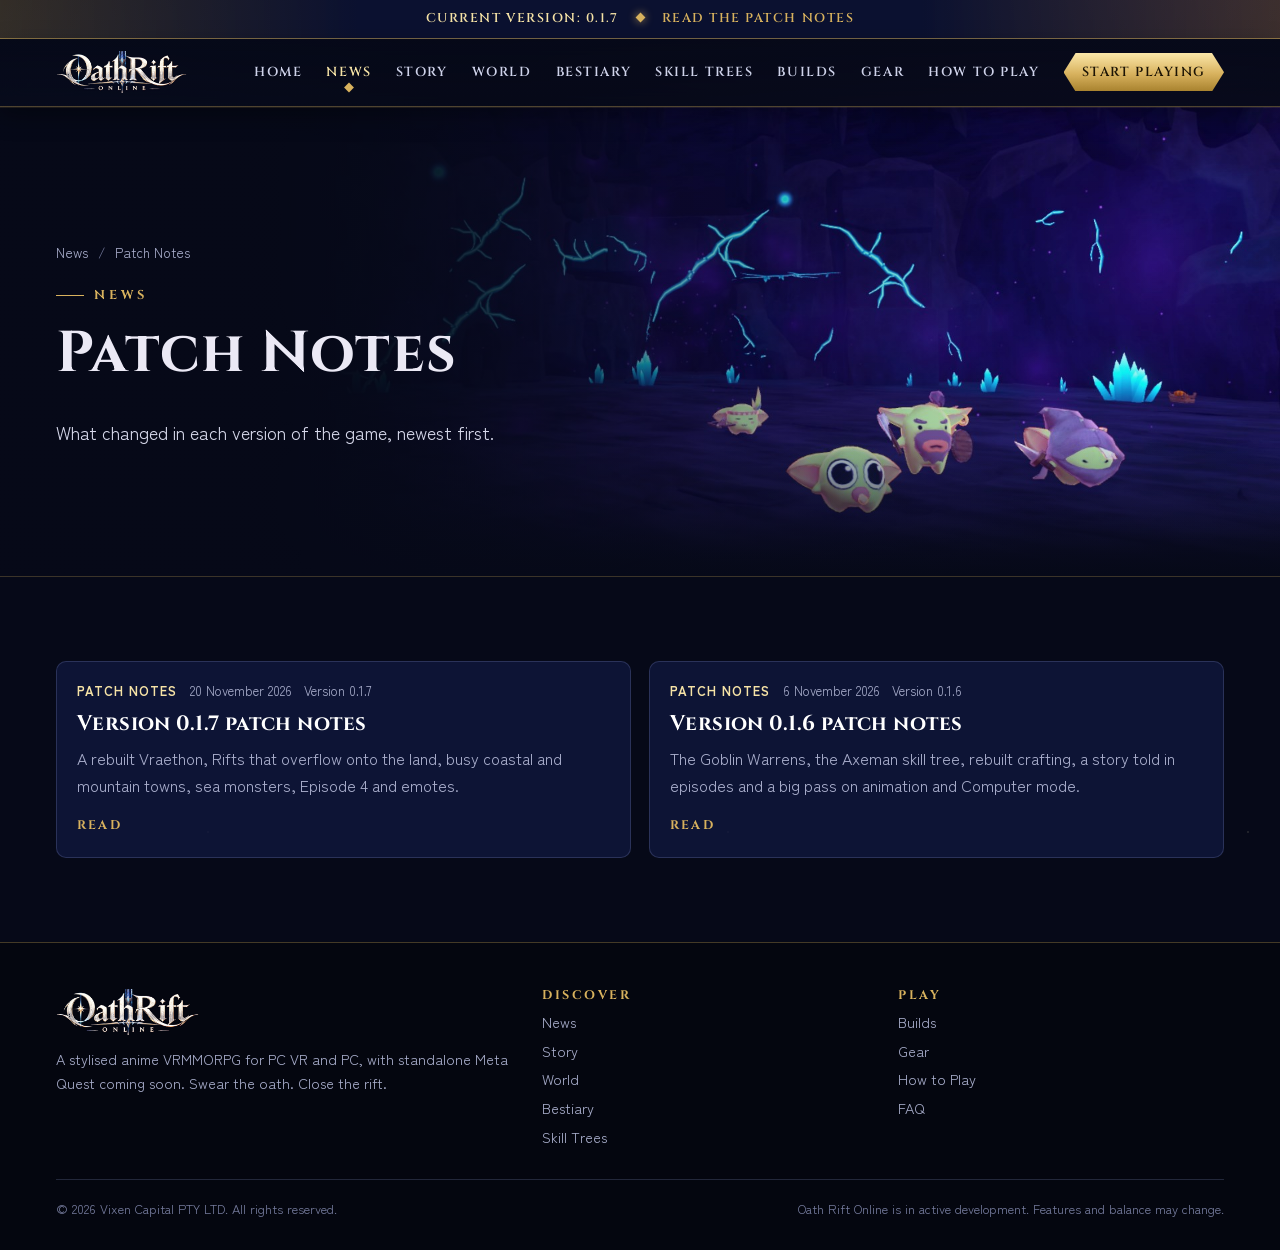
<file: news/patch-notes.html>
<!doctype html>
<html lang="en">
<head>
<meta charset="utf-8">
<meta name="viewport" content="width=device-width, initial-scale=1">
<title>Patch Notes | Oath Rift Online</title>
<meta name="description" content="Patch notes for every version of Oath Rift Online.">
<meta property="og:title" content="Patch Notes | Oath Rift Online">
<meta property="og:description" content="Patch notes for every version of Oath Rift Online.">
<meta property="og:url" content="https://oathrift.com/news/patch-notes.html">
<meta property="og:image" content="https://oathrift.com/assets/img/banners/news.jpg">
<link rel="icon" href="../assets/img/brand/favicon.png">
<link rel="preconnect" href="https://fonts.googleapis.com">
<link rel="preconnect" href="https://fonts.gstatic.com" crossorigin>
<link rel="stylesheet" href="https://fonts.googleapis.com/css2?family=Cinzel:wght@500;600;700;800&family=Noto+Serif+JP:wght@700;900&family=Zen+Kaku+Gothic+New:wght@400;500;700&display=swap">
<link rel="stylesheet" href="../css/site.css">
<script src="../js/site.js" defer></script>
</head>
<body>
<a class="skip-link" href="#main">Skip to content</a>
<header class="site-header"><div class="container">
  <a class="brand" href="../index.html"><img src="../assets/img/brand/wordmark.png" alt="Oath Rift Online" width="520" height="167"></a>
  <button class="nav-toggle" aria-label="Menu" aria-expanded="false" aria-controls="nav"><span></span></button>
  <nav class="nav" id="nav" aria-label="Main">
    <a href="../index.html">Home</a>
    <a href="../news.html">News</a>
    <a href="../story.html">Story</a>
    <a href="../world.html">World</a>
    <a href="../bestiary.html">Bestiary</a>
    <a href="../skills.html">Skill Trees</a>
    <a href="../builds.html">Builds</a>
    <a href="../gear.html">Gear</a>
    <a href="../guide.html">How to Play</a>
    <a class="btn btn-gold btn-sm" href="../guide.html#start">Start Playing</a>
  </nav>
</div></header>

<main id="main">
  <section class="page-hero" data-realm="demon">
    <div class="bg banner" style="background-image: url('../assets/img/banners/news.jpg');"></div>
    <div class="container">
      <ol class="crumbs" aria-label="Breadcrumb"><li><a href="../news.html">News</a></li><li aria-current="page">Patch Notes</li></ol>
      <p class="eyebrow">News</p>
      <h1>Patch Notes</h1>
      <p class="lead">What changed in each version of the game, newest first.</p>
    </div>
  </section>

  <section class="section">
    <div class="container">
      <div class="news-list">
          <a class="card news-card reveal" href="patch-0.1.7.html">
            <div class="card-body">
              <p class="news-meta"><span class="tag">Patch Notes</span><span>20 November 2026</span><span>Version 0.1.7</span></p>
              <h3>Version 0.1.7 patch notes</h3>
              <p class="muted">A rebuilt Vraethon, Rifts that overflow onto the land, busy coastal and mountain towns, sea monsters, Episode 4 and emotes.</p>
              <span class="more">Read</span>
            </div>
          </a>
          <a class="card news-card reveal" href="patch-0.1.6.html">
            <div class="card-body">
              <p class="news-meta"><span class="tag">Patch Notes</span><span>6 November 2026</span><span>Version 0.1.6</span></p>
              <h3>Version 0.1.6 patch notes</h3>
              <p class="muted">The Goblin Warrens, the Axeman skill tree, rebuilt crafting, a story told in episodes and a big pass on animation and Computer mode.</p>
              <span class="more">Read</span>
            </div>
          </a>
      </div>
    </div>
  </section>
</main>

<footer class="site-footer"><div class="container">
  <div class="footer-grid">
    <div>
      <img src="../assets/img/brand/wordmark.png" alt="Oath Rift Online" width="520" height="167">
      <p>A stylised anime VRMMORPG for PC VR and PC, with standalone Meta Quest coming soon. Swear the oath. Close the rift.</p>
    </div>
    <div>
      <h4>Discover</h4>
      <ul><li><a href="../news.html">News</a></li><li><a href="../story.html">Story</a></li><li><a href="../world.html">World</a></li><li><a href="../bestiary.html">Bestiary</a></li><li><a href="../skills.html">Skill Trees</a></li></ul>
    </div>
    <div>
      <h4>Play</h4>
      <ul><li><a href="../builds.html">Builds</a></li><li><a href="../gear.html">Gear</a></li><li><a href="../guide.html">How to Play</a></li><li><a href="../guide.html#faq">FAQ</a></li></ul>
    </div>
  </div>
  <div class="footer-bottom">
    <span>&copy; 2026 Vixen Capital PTY LTD. All rights reserved.</span>
    <span>Oath Rift Online is in active development. Features and balance may change.</span>
  </div>
</div></footer>
</body>
</html>
</file>
<file: css/site.css>
/* Oath Rift Online website. One stylesheet for every page. */

:root {
  --ink: #060918;
  --ink-2: #0b1130;
  --ink-3: #121a42;
  --panel: rgba(16, 24, 62, 0.78);
  --panel-solid: #111940;
  --line: rgba(170, 190, 255, 0.18);
  --line-strong: rgba(214, 226, 255, 0.55);
  --text: #ebe9f5;
  --muted: #a8adcb;
  --dim: #767c9e;
  --gold: #d8b25e;
  --gold-hi: #f6e3a6;
  --gold-deep: #8a6a2a;
  --celestial: #9fdcff;
  --celestial-2: #fff3cf;
  --normal: #8fdc76;
  --normal-2: #f2c46b;
  --demon: #b067ff;
  --crimson: #ff4f7b;
  --hp: #73e047;
  --mp: #4599ff;

  --r-common: #c9ccd6;
  --r-uncommon: #6fdc7c;
  --r-magical: #5aa9ff;
  --r-unique: #4fd8e8;
  --r-epic: #ba69ff;
  --r-legendary: #e8b324;

  --font-display: "Cinzel", "Times New Roman", serif;
  --font-body: "Zen Kaku Gothic New", "Segoe UI", system-ui, sans-serif;
  --font-kanji: "Noto Serif JP", serif;

  --max: 1200px;
  --gutter: 16px;
  --radius: 10px;
  --header-h: 68px;
}

/* ---------- Base ---------- */
*, *::before, *::after { box-sizing: border-box; }
html { scroll-behavior: smooth; scroll-padding-top: calc(var(--header-h) + 12px); }
body {
  margin: 0;
  color: var(--text);
  font-family: var(--font-body);
  font-size: 16px;
  line-height: 1.7;
  background-color: var(--ink);
  background-image:
    radial-gradient(1200px 700px at 85% -10%, rgba(176, 103, 255, 0.16), transparent 60%),
    radial-gradient(900px 600px at 0% 20%, rgba(80, 140, 255, 0.12), transparent 60%),
    radial-gradient(1px 1px at 20% 30%, rgba(255, 255, 255, 0.6), transparent 60%),
    radial-gradient(1px 1px at 70% 80%, rgba(255, 255, 255, 0.5), transparent 60%),
    radial-gradient(1.5px 1.5px at 40% 60%, rgba(255, 240, 200, 0.5), transparent 60%),
    radial-gradient(1px 1px at 90% 40%, rgba(255, 255, 255, 0.45), transparent 60%);
  background-size: auto, auto, 340px 340px, 420px 420px, 520px 520px, 280px 280px;
  background-attachment: fixed;
  overflow-x: hidden;
}
img { max-width: 100%; height: auto; display: block; }
a { color: var(--gold-hi); text-decoration: none; }
a:hover { color: #fff; }
h1, h2, h3, h4 { font-family: var(--font-display); font-weight: 700; line-height: 1.2; margin: 0 0 0.5em; letter-spacing: 0.02em; }
h1 { font-size: clamp(2.1rem, 5vw, 3.6rem); }
h2 { font-size: clamp(1.7rem, 3.4vw, 2.5rem); }
h3 { font-size: 1.3rem; }
h4 { font-size: 1.05rem; }
p { margin: 0 0 1em; }
ul, ol { margin: 0 0 1em; padding-left: 1.25em; }
li + li { margin-top: 0.3em; }
strong { color: #fff; }
.skip-link { position: absolute; left: -999px; top: 8px; z-index: 100; background: var(--gold); color: var(--ink); padding: 8px 14px; }
.skip-link:focus { left: 8px; }
:focus-visible { outline: 2px solid var(--gold-hi); outline-offset: 3px; }

.container { width: 100%; max-width: var(--max); margin: 0 auto; padding: 0 var(--gutter); }
.muted { color: var(--muted); }
.center { text-align: center; }
.lead { font-size: 1.12rem; color: #d6d8ea; max-width: 760px; }
.center .lead, .lead.center { margin-left: auto; margin-right: auto; }
.gold { color: var(--gold-hi); }
.stack > * + * { margin-top: 1rem; }

/* ---------- Header ---------- */
.site-header {
  position: sticky; top: 0; z-index: 50;
  height: var(--header-h);
  background: linear-gradient(180deg, rgba(6, 9, 24, 0.94), rgba(6, 9, 24, 0.82));
  backdrop-filter: blur(10px);
  border-bottom: 1px solid rgba(216, 178, 94, 0.35);
  box-shadow: 0 1px 0 rgba(216, 178, 94, 0.12), 0 8px 24px rgba(0, 0, 0, 0.35);
}
.site-header .container { display: flex; align-items: center; justify-content: space-between; height: 100%; gap: 16px; }
.brand { display: flex; align-items: center; flex-shrink: 0; }
.brand img { height: 42px; width: auto; }
.nav { display: flex; align-items: center; gap: 4px; }
.nav a {
  position: relative;
  font-family: var(--font-display); font-size: 0.82rem; font-weight: 600;
  letter-spacing: 0.12em; text-transform: uppercase;
  color: #cfd3ea; padding: 8px 10px; white-space: nowrap;
}
.nav a::after {
  content: ""; position: absolute; left: 50%; bottom: 0; width: 7px; height: 7px;
  background: var(--gold); transform: translateX(-50%) rotate(45deg) scale(0);
  transition: transform 0.2s ease;
}
.nav a:hover, .nav a[aria-current="page"] { color: var(--gold-hi); }
.nav a:hover::after, .nav a[aria-current="page"]::after { transform: translateX(-50%) rotate(45deg) scale(1); }
.nav .btn { margin-left: 10px; }
.nav a.btn-gold { color: #1c1405; padding: 8px 18px; }
.nav a.btn::after { display: none; }
.nav-toggle {
  display: none; background: none; border: 1px solid var(--line-strong); color: var(--text);
  width: 44px; height: 40px; border-radius: 6px; cursor: pointer; padding: 0;
}
.nav-toggle span, .nav-toggle span::before, .nav-toggle span::after {
  display: block; width: 20px; height: 2px; background: currentColor; margin: 0 auto; position: relative; transition: transform 0.2s;
}
.nav-toggle span::before, .nav-toggle span::after { content: ""; position: absolute; left: 0; }
.nav-toggle span::before { top: -6px; }
.nav-toggle span::after { top: 6px; }
.nav-open .nav-toggle span { background: transparent; }
.nav-open .nav-toggle span::before { transform: translateY(6px) rotate(45deg); }
.nav-open .nav-toggle span::after { transform: translateY(-6px) rotate(-45deg); }

@media (max-width: 1180px) {
  .nav-toggle { display: block; }
  .nav {
    position: fixed; top: var(--header-h); left: 0; right: 0;
    flex-direction: column; align-items: stretch; gap: 0;
    background: rgba(6, 9, 24, 0.97); border-bottom: 1px solid rgba(216, 178, 94, 0.35);
    padding: 8px var(--gutter) 18px;
    transform: translateY(-8px); opacity: 0; visibility: hidden;
    transition: opacity 0.2s, transform 0.2s, visibility 0.2s;
    max-height: calc(100vh - var(--header-h)); overflow-y: auto;
  }
  .nav-open .nav { transform: none; opacity: 1; visibility: visible; }
  .nav a { padding: 12px 4px; border-bottom: 1px solid var(--line); font-size: 0.9rem; }
  .nav a::after { left: auto; right: 6px; bottom: 50%; transform: translateY(50%) rotate(45deg) scale(0); }
  .nav a:hover::after, .nav a[aria-current="page"]::after { transform: translateY(50%) rotate(45deg) scale(1); }
  .nav .btn { margin: 14px 0 0; text-align: center; }
}

/* ---------- Buttons ---------- */
.btn {
  --cut: 12px;
  display: inline-flex; align-items: center; justify-content: center; gap: 8px;
  font-family: var(--font-display); font-weight: 700; font-size: 0.9rem;
  letter-spacing: 0.14em; text-transform: uppercase;
  padding: 12px 26px; border: 0; cursor: pointer;
  clip-path: polygon(var(--cut) 0, calc(100% - var(--cut)) 0, 100% 50%, calc(100% - var(--cut)) 100%, var(--cut) 100%, 0 50%);
  transition: filter 0.2s, transform 0.2s;
}
.btn:hover { filter: brightness(1.12); transform: translateY(-1px); }
.btn-gold { background: linear-gradient(180deg, #fbe7a9, #d8b25e 55%, #a9832f); color: #1c1405; }
.btn-gold:hover { color: #000; }
.btn-ghost {
  color: var(--gold-hi);
  background:
    linear-gradient(var(--ink-2), var(--ink-2)) padding-box,
    linear-gradient(180deg, var(--gold-hi), var(--gold-deep)) border-box;
  border: 1px solid transparent;
  box-shadow: inset 0 0 0 1px rgba(216, 178, 94, 0.6);
}
.btn-sm { padding: 8px 18px; font-size: 0.78rem; }

/* ---------- Hero (home) ---------- */
.hero {
  position: relative; min-height: min(92vh, 880px);
  display: flex; align-items: center;
  overflow: hidden; isolation: isolate;
}
.hero-bg {
  position: absolute; inset: 0; z-index: -2;
  background-size: cover; background-position: center 22%;
  transform: scale(1.04);
}
.hero::before {
  content: ""; position: absolute; inset: 0; z-index: -1;
  background:
    linear-gradient(90deg, rgba(6, 9, 24, 0.92) 0%, rgba(6, 9, 24, 0.6) 45%, rgba(6, 9, 24, 0.25) 100%),
    linear-gradient(0deg, var(--ink) 0%, transparent 35%);
}
.hero canvas { position: absolute; inset: 0; width: 100%; height: 100%; z-index: -1; pointer-events: none; }
.hero-content { padding: 80px 0 100px; max-width: 640px; }
.hero-logo { width: min(460px, 86%); margin: 0 0 18px -10px; filter: drop-shadow(0 6px 30px rgba(120, 160, 255, 0.35)); }
.hero-tagline {
  font-family: var(--font-display); font-size: clamp(1.25rem, 2.6vw, 1.8rem);
  color: var(--gold-hi); letter-spacing: 0.06em; margin-bottom: 0.6em;
  text-shadow: 0 2px 18px rgba(0, 0, 0, 0.6);
}
.hero-actions { display: flex; flex-wrap: wrap; gap: 12px; margin-top: 26px; }
.platforms { display: flex; flex-wrap: wrap; gap: 8px; margin-top: 26px; }
.platform {
  font-size: 0.78rem; letter-spacing: 0.1em; text-transform: uppercase; font-weight: 700;
  border: 1px solid var(--line-strong); padding: 5px 12px; border-radius: 999px;
  background: rgba(6, 9, 24, 0.55); color: #dfe4ff;
}

/* ---------- Page hero (sub pages) ---------- */
.page-hero {
  position: relative; overflow: hidden; isolation: isolate;
  padding: 96px 0 72px;
  border-bottom: 1px solid rgba(216, 178, 94, 0.25);
}
.page-hero > .bg {
  position: absolute; inset: 0; z-index: -2;
  background-size: cover; background-position: center;
  opacity: 0.5;
}
.page-hero::after {
  content: ""; position: absolute; inset: 0; z-index: -1;
  background:
    radial-gradient(800px 300px at 15% 100%, var(--accent-glow, rgba(176, 103, 255, 0.25)), transparent 70%),
    linear-gradient(90deg, rgba(6, 9, 24, 0.95) 10%, rgba(6, 9, 24, 0.55) 100%),
    linear-gradient(0deg, var(--ink), transparent 60%);
}
.page-hero > .bg.banner { opacity: 1; background-position: right bottom; }
.page-hero:has(> .bg.banner) { min-height: 470px; display: flex; align-items: center; }
.page-hero:has(> .bg.banner)::after {
  background:
    linear-gradient(90deg, rgba(6, 9, 24, 0.94) 18%, rgba(6, 9, 24, 0.35) 52%, rgba(6, 9, 24, 0.05) 80%),
    linear-gradient(0deg, var(--ink), transparent 30%);
}
.page-hero:has(> .bg.banner) .kanji { display: none; }
.page-hero:has(> .bg.banner) .container > * { max-width: 560px; }
.page-hero .kanji {
  position: absolute; right: max(var(--gutter), calc((100vw - var(--max)) / 2)); top: 50%;
  transform: translateY(-50%);
  font-family: var(--font-kanji); font-weight: 900; font-size: clamp(6rem, 18vw, 13rem); line-height: 1;
  color: transparent; -webkit-text-stroke: 1px rgba(246, 227, 166, 0.28);
  writing-mode: vertical-rl; pointer-events: none; z-index: -1;
}
.eyebrow {
  display: inline-flex; align-items: center; gap: 10px;
  font-family: var(--font-display); font-size: 0.8rem; font-weight: 700;
  letter-spacing: 0.3em; text-transform: uppercase; color: var(--gold);
  margin-bottom: 12px;
}
.eyebrow::before { content: ""; width: 28px; height: 1px; background: var(--gold); }
.page-hero .lead { margin-top: 8px; }

/* ---------- Sections ---------- */
.section { padding: 84px 0; position: relative; }
.section.tight { padding: 56px 0; }
.section-alt { background: linear-gradient(180deg, rgba(18, 26, 66, 0.35), rgba(18, 26, 66, 0.1)); border-top: 1px solid var(--line); border-bottom: 1px solid var(--line); }
.section-head { margin-bottom: 40px; }
.section-head.center { text-align: center; }
.section-head.center .eyebrow { justify-content: center; }
.section-head.center .eyebrow::after { content: ""; width: 28px; height: 1px; background: var(--gold); }
.divider {
  display: flex; align-items: center; gap: 14px; margin: 14px 0 0; color: var(--gold);
}
.center .divider, .divider.center { justify-content: center; }
.divider::before, .divider::after { content: ""; height: 1px; width: 80px; background: linear-gradient(90deg, transparent, var(--gold)); }
.divider::after { background: linear-gradient(90deg, var(--gold), transparent); }
.divider span { width: 9px; height: 9px; background: var(--gold); transform: rotate(45deg); box-shadow: 0 0 10px rgba(216, 178, 94, 0.8); }

.grid { display: grid; gap: 22px; grid-template-columns: repeat(auto-fit, minmax(min(100%, var(--min, 260px)), 1fr)); }
.grid-2 { --min: 420px; }
.grid-3 { --min: 300px; }
.grid-4 { --min: 230px; }
.split { display: grid; gap: 40px; grid-template-columns: 1.1fr 0.9fr; align-items: center; }
.split.reverse > :first-child { order: 2; }
@media (max-width: 860px) {
  .split { grid-template-columns: 1fr; }
  .split.reverse > :first-child { order: 0; }
}

/* ---------- Panels ---------- */
/* JRPG menu window */
.window {
  position: relative;
  background: linear-gradient(180deg, rgba(40, 64, 150, 0.55), rgba(14, 22, 62, 0.88) 60%);
  border: 2px solid rgba(225, 233, 255, 0.72);
  border-radius: 8px;
  box-shadow: inset 0 0 0 2px rgba(10, 16, 48, 0.9), inset 0 0 26px rgba(120, 160, 255, 0.18), 0 10px 30px rgba(0, 0, 0, 0.4);
  padding: 22px 24px;
}
.window h3 { color: #fff; }
/* Ornate gold frame with diamond corners */
.frame {
  position: relative;
  background: linear-gradient(180deg, rgba(20, 28, 70, 0.85), rgba(10, 14, 38, 0.9));
  border: 1px solid rgba(216, 178, 94, 0.55);
  box-shadow: inset 0 0 0 4px rgba(6, 9, 24, 0.9), inset 0 0 0 5px rgba(216, 178, 94, 0.25), 0 14px 40px rgba(0, 0, 0, 0.45);
  padding: 28px;
}
.frame::before, .frame::after {
  content: ""; position: absolute; width: 12px; height: 12px;
  background: var(--gold); transform: rotate(45deg);
  box-shadow: 0 0 12px rgba(216, 178, 94, 0.7);
}
.frame::before { top: -7px; left: -7px; }
.frame::after { bottom: -7px; right: -7px; }

.card {
  position: relative; display: flex; flex-direction: column;
  background: var(--panel); border: 1px solid var(--line);
  border-radius: var(--radius); overflow: hidden;
  transition: transform 0.25s ease, border-color 0.25s, box-shadow 0.25s;
}
.card:hover { transform: translateY(-3px); border-color: var(--accent, rgba(216, 178, 94, 0.6)); box-shadow: 0 12px 34px rgba(0, 0, 0, 0.45), 0 0 24px var(--accent-soft, rgba(216, 178, 94, 0.18)); }
.card-media { aspect-ratio: 16 / 9; background: linear-gradient(135deg, var(--ink-3), var(--ink-2)); overflow: hidden; }
.card-media img { width: 100%; height: 100%; object-fit: cover; transition: transform 0.4s ease; }
.card:hover .card-media img { transform: scale(1.04); }
.card-body { padding: 18px 20px 20px; flex: 1; }
.card-body p:last-child { margin-bottom: 0; }
a.card { color: inherit; }
.card .more { font-family: var(--font-display); font-size: 0.78rem; letter-spacing: 0.18em; text-transform: uppercase; color: var(--gold); font-weight: 700; }

[data-realm="celestial"] { --accent: var(--celestial-2); --accent-soft: rgba(255, 243, 207, 0.25); --accent-glow: rgba(255, 230, 160, 0.25); }
[data-realm="normal"] { --accent: var(--normal); --accent-soft: rgba(143, 220, 118, 0.22); --accent-glow: rgba(143, 220, 118, 0.2); }
[data-realm="demon"] { --accent: var(--demon); --accent-soft: rgba(176, 103, 255, 0.3); --accent-glow: rgba(176, 103, 255, 0.3); }

.badge {
  display: inline-flex; align-items: center; gap: 6px;
  font-size: 0.72rem; font-weight: 700; letter-spacing: 0.1em; text-transform: uppercase;
  padding: 3px 10px; border-radius: 4px;
  background: rgba(255, 255, 255, 0.06); border: 1px solid var(--line-strong); color: #dfe3fa;
  line-height: 1.5;
}
.badge.celestial { border-color: var(--celestial-2); color: var(--celestial-2); background: rgba(255, 243, 207, 0.08); }
.badge.normal { border-color: var(--normal); color: var(--normal); background: rgba(143, 220, 118, 0.08); }
.badge.demon { border-color: var(--demon); color: #d6b3ff; background: rgba(176, 103, 255, 0.1); }
.badge.gold { border-color: var(--gold); color: var(--gold-hi); background: rgba(216, 178, 94, 0.1); }
.badge.crimson { border-color: var(--crimson); color: #ff9fb6; background: rgba(255, 79, 123, 0.1); }
.badges { display: flex; flex-wrap: wrap; gap: 6px; margin-bottom: 10px; }

/* ---------- Home: pillars, realms ---------- */
.pillar { text-align: left; }
.pillar .icon {
  width: 54px; height: 54px; display: grid; place-items: center; margin-bottom: 14px;
  border: 1px solid var(--gold); transform: rotate(45deg); background: rgba(216, 178, 94, 0.08);
}
.pillar .icon span { transform: rotate(-45deg); font-family: var(--font-kanji); font-weight: 900; color: var(--gold-hi); font-size: 1.25rem; }
.realms { display: grid; grid-template-columns: repeat(3, 1fr); gap: 0; border: 1px solid var(--line); border-radius: 12px; overflow: hidden; }
.realm {
  position: relative; min-height: 420px; padding: 28px; display: flex; flex-direction: column; justify-content: flex-end;
  isolation: isolate; overflow: hidden;
}
.realm::before { content: ""; position: absolute; inset: 0; z-index: -2; background-image: var(--img); background-size: cover; background-position: center; transition: transform 0.6s ease; }
.realm::after { content: ""; position: absolute; inset: 0; z-index: -1; background: linear-gradient(0deg, rgba(6, 9, 24, 0.95) 10%, rgba(6, 9, 24, 0.35) 70%, var(--tint)); }
.realm:hover::before { transform: scale(1.06); }
.realm h3 { font-size: 1.6rem; }
.realm .kanji-sm { font-family: var(--font-kanji); font-weight: 900; font-size: 2.6rem; color: var(--accent); opacity: 0.85; line-height: 1; margin-bottom: 8px; }
.realm[data-realm="celestial"] { --img: url("../assets/img/art/realm-celestial.jpg"), linear-gradient(160deg, #fff4d6, #9fdcff 50%, #3b5aa8); --tint: rgba(255, 230, 160, 0.15); }
.realm[data-realm="normal"] { --img: url("../assets/img/art/realm-normal.jpg"), linear-gradient(160deg, #f2c46b, #4f9a46 50%, #18364a); --tint: rgba(143, 220, 118, 0.12); }
.realm[data-realm="demon"] { --img: url("../assets/img/art/realm-demon.jpg"), linear-gradient(160deg, #ff4f7b, #5b1f9e 45%, #0b0620); --tint: rgba(176, 103, 255, 0.18); }
@media (max-width: 860px) { .realms { grid-template-columns: 1fr; } .realm { min-height: 320px; } }

.feature-row { display: grid; grid-template-columns: 1fr 1fr; gap: 40px; align-items: center; }
.feature-row figure { margin: 0; }
@media (max-width: 860px) { .feature-row { grid-template-columns: 1fr; } }

/* ---------- Story ---------- */
.chapter { display: grid; grid-template-columns: 0.9fr 1.1fr; gap: 48px; align-items: center; padding: 56px 0; border-bottom: 1px solid var(--line); }
.chapter:nth-child(even) .chapter-text { order: 2; }
.chapter-num { font-family: var(--font-display); color: var(--gold); letter-spacing: 0.3em; font-size: 0.8rem; font-weight: 700; text-transform: uppercase; }
.chapter blockquote {
  margin: 18px 0; padding: 16px 20px; border-left: 3px solid var(--gold);
  background: linear-gradient(90deg, rgba(216, 178, 94, 0.1), transparent);
  font-style: italic; color: #f1ecda;
}
.chapter blockquote cite { display: block; margin-top: 8px; font-style: normal; font-size: 0.85rem; color: var(--gold); }
.manga { display: grid; gap: 12px; grid-template-columns: repeat(var(--cols, 2), 1fr); }
.manga img {
  width: 100%; height: 100%; object-fit: cover; background: #fff;
  border: 4px solid #f4f1ea; box-shadow: 0 0 0 1px #000, 0 12px 26px rgba(0, 0, 0, 0.5);
  cursor: zoom-in; transition: transform 0.25s;
}
.manga img:hover { transform: scale(1.02) rotate(-0.4deg); }
.manga .tall { grid-row: span 2; }
.manga .wide { grid-column: span 2; }
@media (max-width: 860px) {
  .chapter { grid-template-columns: 1fr; gap: 24px; }
  .chapter:nth-child(even) .chapter-text { order: 0; }
}
.figure-card { position: relative; text-align: center; }
.figure-card .portrait {
  height: 340px; display: flex; align-items: flex-end; justify-content: center;
  background: radial-gradient(closest-side at 50% 60%, var(--accent-soft, rgba(216, 178, 94, 0.25)), transparent);
}
.figure-card .portrait img { max-height: 100%; width: auto; filter: drop-shadow(0 10px 20px rgba(0, 0, 0, 0.6)); }
.figure-card .portrait.mono { font-family: var(--font-kanji); font-size: 7rem; font-weight: 900; color: var(--accent, var(--gold)); opacity: 0.6; align-items: center; }
.race-list { display: grid; gap: 14px; grid-template-columns: repeat(auto-fit, minmax(min(100%, 190px), 1fr)); }

/* ---------- World map ---------- */
.map-wrap { position: relative; border-radius: 14px; overflow: hidden; border: 1px solid rgba(216, 178, 94, 0.5); box-shadow: 0 20px 50px rgba(0, 0, 0, 0.5); }
.map-wrap img { width: 100%; }
.hotspot {
  position: absolute; left: var(--x); top: var(--y); transform: translate(-50%, -50%);
  display: flex; align-items: center; gap: 6px; padding: 0; border: 0; background: none; cursor: pointer;
  font-family: var(--font-display); font-weight: 700; font-size: clamp(0.6rem, 1.4vw, 0.85rem); color: #fff;
  text-shadow: 0 1px 4px #000, 0 0 10px #000;
  white-space: nowrap;
}
.hotspot::before {
  content: ""; flex-shrink: 0; width: 14px; height: 14px; transform: rotate(45deg);
  background: var(--dot, var(--gold)); border: 2px solid #fff; box-shadow: 0 0 0 3px rgba(0, 0, 0, 0.35), 0 0 14px var(--dot, var(--gold));
  animation: pulse 2.4s ease-in-out infinite;
}
.hotspot.rift { --dot: var(--demon); }
.hotspot.peak { --dot: var(--celestial); }
.hotspot.pin-start { transform: translate(-7px, -50%); }
@keyframes pulse { 50% { box-shadow: 0 0 0 6px rgba(0, 0, 0, 0), 0 0 22px var(--dot, var(--gold)); } }
@media (max-width: 560px) { .hotspot .label { display: none; } }
.legend { display: flex; flex-wrap: wrap; gap: 14px; margin-top: 12px; font-size: 0.85rem; color: var(--muted); }
.legend span::before { content: ""; display: inline-block; width: 9px; height: 9px; margin-right: 6px; transform: rotate(45deg); background: var(--dot, var(--gold)); }
.place-card .level { font-family: var(--font-display); color: var(--gold-hi); font-weight: 700; }

/* World map: continent outlines over the painted map, each opening a profile below. */
.atlas-map img { display: block; }
.atlas-map svg { position: absolute; inset: 0; width: 100%; height: 100%; }
.atlas-map .region polygon {
  fill: transparent; stroke: transparent; stroke-width: 2px; vector-effect: non-scaling-stroke; stroke-linejoin: round;
  cursor: pointer; transition: fill 0.25s, stroke 0.25s;
}
.atlas-map .region:hover polygon, .atlas-map .region:focus-visible polygon {
  fill: rgba(246, 227, 166, 0.1); stroke: rgba(246, 227, 166, 0.75);
}
.atlas-map .region.active polygon {
  fill: rgba(246, 227, 166, 0.06); stroke: var(--gold-hi); stroke-width: 3px;
  filter: drop-shadow(0 0 10px rgba(246, 227, 166, 0.75));
}
.atlas-map .region:focus { outline: none; }
.atlas-map .hotspot.active { --dot: var(--gold-hi); }
.atlas-foot { display: flex; flex-wrap: wrap; align-items: center; justify-content: space-between; gap: 12px; margin-top: 14px; }
.atlas-picker a.active { border-color: var(--gold); color: var(--gold-hi); background: rgba(216, 178, 94, 0.14); }
.atlas-note { margin: 12px 0 0; font-size: 0.9rem; }
.continent {
  display: grid; grid-template-columns: minmax(0, 0.95fr) minmax(0, 1.05fr); margin-top: 28px;
  background: var(--panel); border: 1px solid var(--accent, var(--line)); border-radius: 14px; overflow: hidden;
  box-shadow: 0 16px 40px rgba(0, 0, 0, 0.4), 0 0 24px var(--accent-soft, transparent);
}
.continent[hidden] { display: none; }
/* The whole continent stays in frame; its sea fades into a matching ocean when the text runs taller. */
.continent-media { display: flex; align-items: center; background: radial-gradient(closest-side, #3a73b4, #2a5c9e); }
.continent-media img {
  width: 100%; aspect-ratio: 4 / 3; object-fit: cover; display: block;
  -webkit-mask-image: linear-gradient(180deg, transparent, #000 14%, #000 86%, transparent);
  mask-image: linear-gradient(180deg, transparent, #000 14%, #000 86%, transparent);
}
.continent-body { padding: 24px 28px 26px; }
.continent-body h3 { font-size: 1.7rem; margin-bottom: 10px; }
.facts { margin: 16px 0 22px; }
.facts div { display: grid; grid-template-columns: 6.5em 1fr; gap: 12px; padding: 7px 0; border-bottom: 1px dashed var(--line); }
.facts div:last-child { border-bottom: 0; }
.facts dt { font-family: var(--font-display); font-weight: 700; font-size: 0.8rem; letter-spacing: 0.1em; text-transform: uppercase; color: var(--gold); padding-top: 2px; }
.facts dd { margin: 0; }
@media (max-width: 860px) {
  .continent { grid-template-columns: 1fr; }
  .continent-media img { -webkit-mask-image: none; mask-image: none; }
}
@media (max-width: 560px) {
  .continent-body { padding: 18px 18px 20px; }
  .facts div { grid-template-columns: 1fr; gap: 0; }
}
.services { list-style: none; padding: 0; margin: 0; }
.services li { display: flex; gap: 10px; align-items: baseline; padding: 6px 0; border-bottom: 1px dashed var(--line); }
.services li:last-child { border-bottom: 0; }
.services b { color: #fff; min-width: 9.5em; flex-shrink: 0; }
@media (max-width: 560px) { .services li { flex-direction: column; gap: 0; } }

/* ---------- Tables ---------- */
.table-wrap { overflow-x: auto; border-radius: 8px; border: 1px solid var(--line); }
table { width: 100%; border-collapse: collapse; font-size: 0.95rem; }
th, td { padding: 11px 14px; text-align: left; vertical-align: top; border-bottom: 1px solid var(--line); }
th { font-family: var(--font-display); font-size: 0.78rem; letter-spacing: 0.14em; text-transform: uppercase; color: var(--gold); background: rgba(216, 178, 94, 0.06); }
tr:last-child td { border-bottom: 0; }
tbody tr:hover { background: rgba(255, 255, 255, 0.025); }
kbd {
  display: inline-block; min-width: 1.8em; text-align: center;
  font-family: var(--font-body); font-weight: 700; font-size: 0.8rem; color: #fff;
  padding: 2px 7px; border-radius: 5px;
  background: linear-gradient(180deg, #2b3670, #19214d); border: 1px solid #5a68b0; box-shadow: 0 2px 0 #0b0f2a;
}

/* ---------- Tabs ---------- */
.tabs { display: flex; flex-wrap: wrap; gap: 8px; margin-bottom: 28px; }
.tab {
  display: inline-flex; align-items: center; gap: 8px;
  font-family: var(--font-display); font-weight: 700; font-size: 0.82rem; letter-spacing: 0.1em; text-transform: uppercase;
  padding: 8px 14px 8px 8px; color: #cdd2ee; cursor: pointer;
  background: rgba(16, 24, 62, 0.7); border: 1px solid var(--line); border-radius: 6px;
  transition: border-color 0.2s, background 0.2s, color 0.2s;
}
.tab img { width: 30px; height: 30px; border-radius: 6px; }
.tab:not(:has(img)) { padding-left: 14px; }
.tab:hover { border-color: rgba(216, 178, 94, 0.6); color: #fff; }
.tab[aria-selected="true"] { background: linear-gradient(180deg, rgba(216, 178, 94, 0.25), rgba(216, 178, 94, 0.06)); border-color: var(--gold); color: var(--gold-hi); }
.tab-panel[hidden] { display: none; }

/* ---------- Skill trees ---------- */
.tree-head { display: grid; grid-template-columns: auto 1fr; gap: 22px; align-items: center; margin-bottom: 26px; }
.tree-head > div { min-width: 0; }
.tree-head > img { width: 96px; height: 96px; border-radius: 14px; border: 2px solid var(--gold); box-shadow: 0 0 24px rgba(216, 178, 94, 0.35); }
@media (max-width: 560px) { .tree-head { grid-template-columns: 1fr; } }
.tree-map {
  position: relative; display: grid; gap: 34px 18px;
  grid-template-columns: repeat(var(--cols, 4), minmax(0, 1fr));
  padding: 30px 18px; margin-bottom: 28px;
  border: 1px solid var(--line); border-radius: 12px;
  background:
    radial-gradient(circle at 50% 0%, rgba(216, 178, 94, 0.1), transparent 60%),
    repeating-linear-gradient(0deg, transparent 0 39px, rgba(170, 190, 255, 0.05) 39px 40px),
    rgba(8, 12, 34, 0.7);
}
.tree-map svg { position: absolute; inset: 0; width: 100%; height: 100%; pointer-events: none; overflow: visible; }
.tree-map svg line { stroke: rgba(216, 178, 94, 0.55); stroke-width: 2; stroke-dasharray: 4 5; }
.node {
  position: relative; z-index: 1; justify-self: center;
  display: flex; flex-direction: column; align-items: center; gap: 6px; text-align: center;
  width: 100%; max-width: 130px; background: none; border: 0; padding: 0; color: inherit; font: inherit; cursor: pointer;
}
.node img, .node .glyph {
  width: 64px; height: 64px; border-radius: 12px; border: 2px solid rgba(225, 233, 255, 0.6);
  background: var(--ink-2); box-shadow: 0 0 0 3px rgba(6, 9, 24, 0.9), 0 6px 16px rgba(0, 0, 0, 0.5);
  transition: border-color 0.2s, box-shadow 0.2s, transform 0.2s;
}
.node.passive img, .node.passive .glyph { border-radius: 50%; }
.node .glyph { display: grid; place-items: center; font-family: var(--font-kanji); font-weight: 900; font-size: 1.5rem; color: var(--gold-hi); }
.node .name { font-size: 0.78rem; font-weight: 700; line-height: 1.25; color: #e4e7f8; }
.node .gate { font-size: 0.66rem; letter-spacing: 0.06em; color: var(--dim); text-transform: uppercase; }
.node:hover img, .node:hover .glyph, .node:focus-visible img, .node.active img, .node.active .glyph { border-color: var(--gold-hi); box-shadow: 0 0 0 3px rgba(6, 9, 24, 0.9), 0 0 22px rgba(246, 227, 166, 0.55); transform: translateY(-2px); }
.node.skill img { border-color: rgba(159, 220, 255, 0.8); }
@media (max-width: 640px) {
  .tree-map { gap: 26px 6px; padding: 22px 6px; }
  .node img, .node .glyph { width: 48px; height: 48px; }
  .node .name { font-size: 0.68rem; }
}
.skill-list { display: grid; gap: 14px; grid-template-columns: repeat(auto-fit, minmax(min(100%, 340px), 1fr)); }
.skill-card {
  display: grid; grid-template-columns: 56px 1fr; gap: 14px; align-items: start;
  padding: 16px; border-radius: 10px; background: var(--panel); border: 1px solid var(--line);
  transition: border-color 0.3s, box-shadow 0.3s;
}
.skill-card img, .skill-card .glyph { width: 56px; height: 56px; border-radius: 10px; border: 1px solid var(--line-strong); }
.skill-card.passive img, .skill-card.passive .glyph { border-radius: 50%; }
.skill-card .glyph { display: grid; place-items: center; font-family: var(--font-kanji); font-weight: 900; color: var(--gold-hi); background: var(--ink-2); }
.skill-card h4 { margin-bottom: 4px; }
.skill-card p { margin: 6px 0 0; font-size: 0.93rem; color: #d3d6ea; }
.skill-card .req { font-size: 0.78rem; color: var(--dim); margin-top: 8px; }
.skill-card.flash { border-color: var(--gold-hi); box-shadow: 0 0 0 1px var(--gold-hi), 0 0 26px rgba(246, 227, 166, 0.35); }

/* ---------- Bestiary ---------- */
.filters { display: flex; flex-wrap: wrap; gap: 18px 26px; align-items: center; margin-bottom: 30px; }
.filter-group { display: flex; flex-wrap: wrap; align-items: center; gap: 6px; }
.filter-group > span { font-family: var(--font-display); font-size: 0.75rem; letter-spacing: 0.2em; text-transform: uppercase; color: var(--gold); margin-right: 6px; }
.chip {
  font: inherit; font-size: 0.82rem; font-weight: 700; color: #cdd2ee; cursor: pointer;
  padding: 6px 14px; border-radius: 999px; border: 1px solid var(--line); background: rgba(16, 24, 62, 0.7);
}
.chip:hover { border-color: rgba(216, 178, 94, 0.6); }
.chip[aria-pressed="true"] { background: var(--gold); border-color: var(--gold); color: #1c1405; }
.monster-grid { display: grid; gap: 20px; grid-template-columns: repeat(auto-fill, minmax(min(100%, 270px), 1fr)); }
.monster { --accent: rgba(216, 178, 94, 0.6); }
.monster[data-zone="rift"] { --accent: var(--demon); --accent-soft: rgba(176, 103, 255, 0.3); }
.monster .portrait {
  position: relative; aspect-ratio: 1; display: grid; place-items: center;
  background:
    radial-gradient(closest-side, rgba(255, 255, 255, 0.08), transparent),
    linear-gradient(160deg, var(--ink-3), var(--ink));
  border-bottom: 1px solid var(--line);
}
.monster[data-zone="rift"] .portrait { background: radial-gradient(closest-side, rgba(176, 103, 255, 0.28), transparent), linear-gradient(160deg, #1d0f3a, var(--ink)); }
.monster .portrait img { width: 86%; height: 86%; object-fit: contain; filter: drop-shadow(0 10px 14px rgba(0, 0, 0, 0.6)); }
.monster .portrait::before {
  content: attr(data-glyph); position: absolute; inset: 0; display: grid; place-items: center;
  font-family: var(--font-kanji); font-weight: 900; font-size: 6rem; color: rgba(255, 255, 255, 0.06);
}
.monster .portrait img { position: relative; }
.monster .lvl {
  position: absolute; top: 12px; left: 12px; font-family: var(--font-display); font-weight: 800; font-size: 0.85rem;
  padding: 3px 10px; background: rgba(6, 9, 24, 0.85); border: 1px solid var(--gold); color: var(--gold-hi); border-radius: 4px;
}
.monster .boss-tag { position: absolute; top: 12px; right: 12px; }
.monster h3 { margin-bottom: 6px; }
.monster .attacks { list-style: none; padding: 0; margin: 10px 0; font-size: 0.9rem; }
.monster .attacks li { padding-left: 16px; position: relative; color: #d3d6ea; }
.monster .attacks li::before { content: ""; position: absolute; left: 0; top: 0.65em; width: 6px; height: 6px; background: var(--crimson); transform: rotate(45deg); }
.monster .meta { display: grid; gap: 4px; font-size: 0.84rem; color: var(--muted); border-top: 1px solid var(--line); padding-top: 10px; margin-top: auto; }
.monster .meta b { color: #dfe3fa; font-weight: 700; }
.threat { display: inline-flex; gap: 3px; vertical-align: middle; }
.threat i { width: 9px; height: 9px; transform: rotate(45deg); background: rgba(255, 255, 255, 0.14); }
.threat i.on { background: var(--crimson); box-shadow: 0 0 6px rgba(255, 79, 123, 0.7); }
.monster[hidden] { display: none; }
.empty-note { display: none; padding: 30px; text-align: center; color: var(--muted); }
.empty-note.show { display: block; }

.boss {
  display: grid; grid-template-columns: 0.9fr 1.1fr; gap: 0; overflow: hidden; border-radius: 14px;
  border: 1px solid var(--accent, var(--demon)); background: var(--panel-solid); margin-bottom: 28px;
  box-shadow: 0 0 40px var(--accent-soft, rgba(176, 103, 255, 0.2));
}
.boss .art { min-height: 340px; background-size: cover; background-position: center; background-color: #12082a; background-image: radial-gradient(closest-side, rgba(176, 103, 255, 0.35), transparent), linear-gradient(160deg, #24104a, #070414); display: grid; place-items: center; }
.boss .art img { max-height: 340px; width: auto; object-fit: contain; filter: drop-shadow(0 14px 24px rgba(0, 0, 0, 0.7)); }
.boss .info { padding: 30px; }
@media (max-width: 860px) { .boss { grid-template-columns: 1fr; } .boss .art { min-height: 260px; } }
.phases { list-style: none; padding: 0; margin: 16px 0 0; display: grid; gap: 10px; }
.phases li { display: grid; grid-template-columns: auto 1fr; gap: 14px; align-items: start; padding: 12px 14px; border-radius: 8px; background: rgba(255, 255, 255, 0.04); border-left: 3px solid var(--c, var(--gold)); }
.phases li + li { margin-top: 0; }
.phases .ph { font-family: var(--font-display); font-weight: 800; color: var(--c, var(--gold)); white-space: nowrap; }

.hpbar { height: 12px; border-radius: 3px; background: rgba(8, 9, 14, 0.8); border: 1px solid rgba(255, 255, 255, 0.55); overflow: hidden; transform: skewX(-20deg); margin: 4px 0 12px; }
.hpbar span { display: block; height: 100%; width: var(--w, 100%); background: linear-gradient(180deg, #a6ff7a, var(--hp)); }
.hpbar.mp span { background: linear-gradient(180deg, #8cc3ff, var(--mp)); }

/* ---------- Builds ---------- */
.steps { counter-reset: step; list-style: none; padding: 0; display: grid; gap: 14px; }
.steps li { counter-increment: step; position: relative; padding: 18px 18px 18px 72px; background: var(--panel); border: 1px solid var(--line); border-radius: 10px; }
.steps li + li { margin-top: 0; }
.steps li::before {
  content: counter(step); position: absolute; left: 18px; top: 18px; width: 36px; height: 36px;
  display: grid; place-items: center; font-family: var(--font-display); font-weight: 800; color: #1c1405;
  background: linear-gradient(180deg, #fbe7a9, #c99d45); transform: rotate(45deg);
}
.steps li h4 { margin-bottom: 4px; }
.steps li p { margin: 0; color: #d3d6ea; }

.build { padding: 0; overflow: hidden; display: grid; grid-template-columns: 250px minmax(0, 1fr); }
.build-figure {
  margin: 0; display: flex; align-items: flex-end; justify-content: center; padding: 26px 12px 18px;
  background:
    radial-gradient(closest-side at 50% 85%, var(--accent-soft, rgba(216, 178, 94, 0.25)), transparent),
    linear-gradient(180deg, rgba(20, 28, 70, 0.4), rgba(6, 9, 24, 0.9));
  border-right: 1px solid rgba(216, 178, 94, 0.3);
}
.build-figure img { max-height: 520px; width: auto; filter: drop-shadow(0 14px 20px rgba(0, 0, 0, 0.6)); }
@media (max-width: 900px) {
  .build { grid-template-columns: 1fr; }
  .build-figure { border-right: 0; border-bottom: 1px solid rgba(216, 178, 94, 0.3); }
  .build-figure img { max-height: 340px; }
}
.build-head {
  display: grid; grid-template-columns: 1fr auto; gap: 16px; align-items: center;
  padding: 22px 26px; border-bottom: 1px solid rgba(216, 178, 94, 0.35);
  background: linear-gradient(90deg, var(--accent-soft, rgba(216, 178, 94, 0.18)), transparent 70%);
}
.build-head h3 { font-size: 1.55rem; margin-bottom: 4px; }
.build-head .trees { display: flex; gap: 8px; }
.build-head .trees img { width: 52px; height: 52px; border-radius: 10px; border: 2px solid var(--gold); }
.build-body { display: grid; grid-template-columns: 1fr 1fr; gap: 26px 34px; padding: 24px 26px 28px; }
.build-body h4 { font-size: 0.82rem; letter-spacing: 0.18em; text-transform: uppercase; color: var(--gold); margin-bottom: 10px; }
.build-body .full { grid-column: 1 / -1; }
@media (max-width: 760px) { .build-body { grid-template-columns: 1fr; } .build-head { grid-template-columns: 1fr; } }
.attr-bars { display: grid; gap: 8px; }
.attr { display: grid; grid-template-columns: 3.2em 1fr 6.5em; gap: 10px; align-items: center; font-size: 0.86rem; }
.attr b { font-family: var(--font-display); color: #fff; }
.attr .bar { height: 8px; border-radius: 4px; background: rgba(255, 255, 255, 0.08); overflow: hidden; }
.attr .bar span { display: block; height: 100%; border-radius: 4px; background: linear-gradient(90deg, var(--gold-deep), var(--gold-hi)); }
.attr[data-p="core"] .bar span { width: 100%; }
.attr[data-p="high"] .bar span { width: 70%; }
.attr[data-p="some"] .bar span { width: 40%; }
.attr[data-p="low"] .bar span { width: 12%; opacity: 0.6; }
.attr em { font-style: normal; color: var(--muted); font-size: 0.78rem; text-align: right; }
.loadout { display: grid; gap: 10px; }
.hand { display: grid; grid-template-columns: 4.2em repeat(5, 1fr); gap: 6px; align-items: center; }
.hand > span { font-family: var(--font-display); font-size: 0.74rem; letter-spacing: 0.12em; text-transform: uppercase; color: var(--muted); }
.slot { aspect-ratio: 1; border-radius: 8px; border: 1px solid var(--line-strong); background: rgba(6, 9, 24, 0.7); overflow: hidden; position: relative; }
.slot img { width: 100%; height: 100%; object-fit: cover; }
.slot.empty { border-style: dashed; opacity: 0.5; }
.slot[title]:hover { border-color: var(--gold-hi); }
.pros-cons { display: grid; grid-template-columns: 1fr 1fr; gap: 16px; }
.pros-cons ul { list-style: none; padding: 0; margin: 0; font-size: 0.92rem; }
.pros-cons li { padding-left: 20px; position: relative; }
.pros-cons .pro li::before { content: "+"; position: absolute; left: 0; color: var(--hp); font-weight: 900; }
.pros-cons .con li::before { content: "-"; position: absolute; left: 2px; color: var(--crimson); font-weight: 900; }
@media (max-width: 480px) { .pros-cons { grid-template-columns: 1fr; } }
.path { list-style: none; padding: 0; margin: 0; display: grid; gap: 6px; font-size: 0.92rem; }
.path li { display: grid; grid-template-columns: 6.2em 1fr; gap: 10px; }
.path li + li { margin-top: 0; }
.path b { font-family: var(--font-display); color: var(--gold-hi); }
.gear-icons { display: flex; flex-wrap: wrap; gap: 8px; margin-bottom: 10px; }
.gear-icons img { width: 48px; height: 48px; border-radius: 8px; border: 1px solid var(--line-strong); background: var(--ink-2); }

/* ---------- Gear ---------- */
.rarity-row { display: grid; grid-template-columns: repeat(auto-fit, minmax(min(100%, 140px), 1fr)); gap: 10px; }
.rarity {
  text-align: center; padding: 14px 10px; border-radius: 8px; border: 1px solid var(--c); color: var(--c);
  background: linear-gradient(180deg, color-mix(in srgb, var(--c) 18%, transparent), transparent);
  font-family: var(--font-display); font-weight: 800; letter-spacing: 0.08em;
}
.rarity small { display: block; font-family: var(--font-body); font-weight: 500; letter-spacing: 0; color: var(--muted); font-size: 0.78rem; margin-top: 4px; }
.rarity.mythic { --c: #ff8ad8; border-image: linear-gradient(90deg, #ff4f7b, #e8b324, #6fdc7c, #5aa9ff, #ba69ff) 1; }
.rarity.mythic span { background: linear-gradient(90deg, #ff6b8b, #ffd36b, #7dffa0, #79c1ff, #d39bff); -webkit-background-clip: text; background-clip: text; color: transparent; }
.set-card .pieces { display: flex; flex-wrap: wrap; gap: 6px; margin: 4px 0 12px; }
.set-card .pieces img { width: 46px; height: 46px; border-radius: 8px; border: 1px solid var(--line-strong); background: var(--ink-2); cursor: zoom-in; }
.set-card.locked { --accent: var(--gold); }
.set-card.npc { --accent: var(--demon); }
.item-row { display: flex; flex-wrap: wrap; gap: 8px; margin: 8px 0 14px; }
.item-row img { width: 54px; height: 54px; border-radius: 9px; border: 1px solid var(--line-strong); background: var(--ink-2); }

/* ---------- Download ---------- */
.download {
  display: grid; grid-template-columns: auto 1fr auto; gap: 26px; align-items: center;
  max-width: 860px; margin: 0 auto 30px; padding: 30px 34px;
  background:
    radial-gradient(500px 200px at 100% 50%, rgba(216, 178, 94, 0.18), transparent 70%),
    linear-gradient(180deg, rgba(30, 40, 96, 0.9), rgba(10, 14, 38, 0.95));
}
.download h3 { font-size: 1.6rem; margin-bottom: 6px; }
.download .eyebrow { margin-bottom: 6px; }
.download p.muted { margin: 0; }
.download-mark {
  width: 72px; height: 72px; display: grid; place-items: center; transform: rotate(45deg);
  border: 2px solid var(--gold); background: rgba(216, 178, 94, 0.12); box-shadow: 0 0 22px rgba(216, 178, 94, 0.35);
  font-family: var(--font-kanji); font-weight: 900; font-size: 1.7rem; color: var(--gold-hi);
}
.download-mark span { transform: rotate(-45deg); line-height: 1; }
.download-btn { font-size: 1rem; padding: 16px 34px; white-space: nowrap; box-shadow: 0 0 30px rgba(216, 178, 94, 0.35); }
@media (max-width: 760px) {
  .download { grid-template-columns: minmax(0, 1fr); text-align: center; justify-items: center; gap: 18px; padding: 30px 22px; }
  .download .eyebrow { justify-content: center; }
  .download-btn { max-width: 100%; padding: 14px 24px; white-space: normal; }
}

/* ---------- FAQ ---------- */
.faq { display: grid; gap: 10px; }
.faq details { background: var(--panel); border: 1px solid var(--line); border-radius: 8px; padding: 0 18px; }
.faq details[open] { border-color: rgba(216, 178, 94, 0.55); }
.faq summary {
  cursor: pointer; list-style: none; padding: 16px 26px 16px 0; position: relative;
  font-family: var(--font-display); font-weight: 700; color: #fff;
}
.faq summary::-webkit-details-marker { display: none; }
.faq summary::after { content: ""; position: absolute; right: 4px; top: 50%; width: 9px; height: 9px; border-right: 2px solid var(--gold); border-bottom: 2px solid var(--gold); transform: translateY(-70%) rotate(45deg); transition: transform 0.2s; }
.faq details[open] summary::after { transform: translateY(-30%) rotate(-135deg); }
.faq details > div { padding: 0 0 16px; color: #d3d6ea; }

/* ---------- Callouts ---------- */
.callout { display: grid; grid-template-columns: auto 1fr; gap: 14px; padding: 16px 18px; border-radius: 10px; border: 1px solid var(--c, var(--gold)); background: linear-gradient(90deg, color-mix(in srgb, var(--c, var(--gold)) 14%, transparent), transparent 80%); }
.callout .mark { font-family: var(--font-kanji); font-weight: 900; font-size: 1.6rem; color: var(--c, var(--gold)); line-height: 1.1; }
.callout p:last-child { margin-bottom: 0; }
.callout.demon { --c: var(--demon); }
.callout.celestial { --c: var(--celestial); }

.toc { display: flex; flex-wrap: wrap; gap: 8px; }
.toc a { font-size: 0.85rem; padding: 6px 12px; border-radius: 6px; border: 1px solid var(--line); background: rgba(16, 24, 62, 0.6); color: #dfe3fa; }
.toc a:hover { border-color: var(--gold); color: var(--gold-hi); }

/* ---------- CTA band ---------- */
.cta-band {
  position: relative; overflow: hidden; isolation: isolate; text-align: center; padding: 90px 0;
  border-top: 1px solid rgba(216, 178, 94, 0.35);
}
.cta-band::before { content: ""; position: absolute; inset: 0; z-index: -1; background: radial-gradient(600px 260px at 50% 100%, rgba(176, 103, 255, 0.35), transparent 70%), radial-gradient(600px 260px at 50% 0%, rgba(216, 178, 94, 0.18), transparent 70%); }
.cta-band h2 { font-size: clamp(1.8rem, 4vw, 2.8rem); }

/* ---------- Footer ---------- */
.site-footer { border-top: 1px solid rgba(216, 178, 94, 0.3); background: #04060f; padding: 46px 0 30px; font-size: 0.9rem; color: var(--muted); }
.footer-grid { display: grid; grid-template-columns: 1.4fr repeat(2, 1fr); gap: 30px; }
.footer-grid img { height: 46px; width: auto; margin-bottom: 12px; }
.footer-grid h4 { font-size: 0.78rem; letter-spacing: 0.2em; text-transform: uppercase; color: var(--gold); }
.footer-grid ul { list-style: none; padding: 0; margin: 0; }
.footer-grid a { color: var(--muted); }
.footer-grid a:hover { color: var(--gold-hi); }
.footer-bottom { margin-top: 30px; padding-top: 18px; border-top: 1px solid var(--line); display: flex; flex-wrap: wrap; justify-content: space-between; gap: 10px; font-size: 0.8rem; color: var(--dim); }
@media (max-width: 760px) { .footer-grid { grid-template-columns: 1fr 1fr; } .footer-grid > :first-child { grid-column: 1 / -1; } }

/* ---------- Release banner and version pills ---------- */
.release-banner {
  position: relative;
  background: linear-gradient(90deg, rgba(138, 106, 42, 0.32), var(--ink-2) 28%, var(--ink-2) 72%, rgba(138, 106, 42, 0.32));
  border-bottom: 1px solid rgba(216, 178, 94, 0.55);
  font-family: var(--font-display);
}
.release-banner a {
  display: flex; flex-wrap: wrap; align-items: center; justify-content: center; gap: 4px 18px;
  padding-top: 8px; padding-bottom: 8px; color: var(--gold-hi);
}
.release-banner a:hover { color: #fff; }
.release-title, .release-when { font-size: 0.8rem; font-weight: 600; letter-spacing: 0.12em; text-transform: uppercase; }
.release-when { color: var(--muted); }
.release-when::before {
  content: ""; display: inline-block; width: 7px; height: 7px; margin-right: 18px; vertical-align: 0.1em;
  background: var(--gold); transform: rotate(45deg); box-shadow: 0 0 8px rgba(216, 178, 94, 0.8);
}
.release-count { display: inline-flex; gap: 10px; font-size: 0.78rem; font-weight: 600; color: var(--muted); }
.release-count b { font-size: 1.1rem; font-weight: 800; color: #fff; font-variant-numeric: tabular-nums; margin-right: 2px; }
.release-banner.released .release-count { display: none; }
.release-banner.released .release-when { color: var(--gold); }
@media (max-width: 600px) {
  .release-when::before { display: none; }
  .release-banner a { text-align: center; }
  .release-title, .release-when { font-size: 0.72rem; }
  .release-when { flex-basis: 100%; }
}

/* Marks content new in a coming release. Hidden unless site.js says that version
   is still upcoming, so pills vanish at release. Add a line here for each release. */
.version-pill {
  display: none; align-items: center; vertical-align: 0.18em; margin-left: 8px;
  padding: 1px 10px; border-radius: 999px;
  font-family: var(--font-body); font-size: 0.72rem; font-weight: 700; letter-spacing: 0.06em; line-height: 1.6; white-space: nowrap; text-transform: none;
  color: #1c1405; background: linear-gradient(180deg, var(--gold-hi), var(--gold));
  box-shadow: 0 0 10px rgba(216, 178, 94, 0.45);
}
.version-pill::before { content: attr(data-version); }
html[data-upcoming="0.1.6"] .version-pill[data-version="0.1.6"] { display: inline-flex; }
html[data-upcoming="0.1.7"] .version-pill[data-version="0.1.7"] { display: inline-flex; }
.node .version-pill { position: absolute; top: -8px; left: calc(50% + 12px); margin: 0; padding: 0 6px; font-size: 0.62rem; }

/* ---------- News ---------- */
.news-category + .news-category { margin-top: 56px; }
.news-category-head { display: flex; flex-wrap: wrap; align-items: flex-end; justify-content: space-between; gap: 10px 24px; margin-bottom: 20px; }
.news-category-head h2 { margin-bottom: 4px; }
.news-category-head p { margin: 0; }
.news-list { display: grid; gap: 18px; grid-template-columns: repeat(auto-fit, minmax(min(420px, 100%), 1fr)); }
.news-card { color: inherit; }
.news-card .card-body { display: flex; flex-direction: column; }
.news-card h3 { color: #fff; margin-bottom: 8px; }
.news-card:hover { color: inherit; }
.news-card .more { margin-top: auto; align-self: flex-start; }
.news-meta { display: flex; flex-wrap: wrap; align-items: center; gap: 4px 12px; margin: 0 0 10px; font-size: 0.82rem; color: var(--muted); }
.news-meta .tag { font-weight: 700; letter-spacing: 0.08em; text-transform: uppercase; color: var(--gold-hi); }
.news-empty { text-align: center; color: var(--muted); }
.news-empty h3 { color: #fff; }
.crumbs { display: flex; flex-wrap: wrap; gap: 4px 10px; margin: 0 0 12px; padding: 0; list-style: none; font-size: 0.85rem; color: var(--muted); }
.crumbs li + li { margin-top: 0; }
.crumbs li + li::before { content: "/"; margin-right: 10px; color: var(--dim); }
.crumbs a { color: var(--muted); }
.crumbs a:hover { color: var(--gold-hi); }
.article { max-width: 820px; margin: 0 auto; }
.article h2 { font-size: clamp(1.3rem, 2.4vw, 1.7rem); margin: 34px 0 12px; }
.article h2:first-child { margin-top: 0; }
.article-end { margin-top: 34px; padding-top: 20px; border-top: 1px solid var(--line); }

/* ---------- Lightbox ---------- */
.lightbox {
  position: fixed; inset: 0; z-index: 200; display: grid; place-items: center; padding: 24px;
  background: rgba(3, 4, 12, 0.92); backdrop-filter: blur(6px);
  opacity: 0; visibility: hidden; transition: opacity 0.2s, visibility 0.2s; cursor: zoom-out;
}
.lightbox.open { opacity: 1; visibility: visible; }
.lightbox img { max-width: min(1400px, 100%); max-height: 88vh; width: auto; border: 3px solid #f4f1ea; box-shadow: 0 20px 60px #000; }
.lightbox p { margin: 12px 0 0; text-align: center; color: var(--muted); }
.zoomable { cursor: zoom-in; }

/* ---------- Reveal ---------- */
.js .reveal { opacity: 0; transform: translateY(18px); transition: opacity 0.7s ease, transform 0.7s ease; }
.js .reveal.in { opacity: 1; transform: none; }

@media (prefers-reduced-motion: reduce) {
  html { scroll-behavior: auto; }
  *, *::before, *::after { animation: none !important; transition: none !important; }
  .js .reveal { opacity: 1; transform: none; }
  .hero canvas { display: none; }
}
</file>
